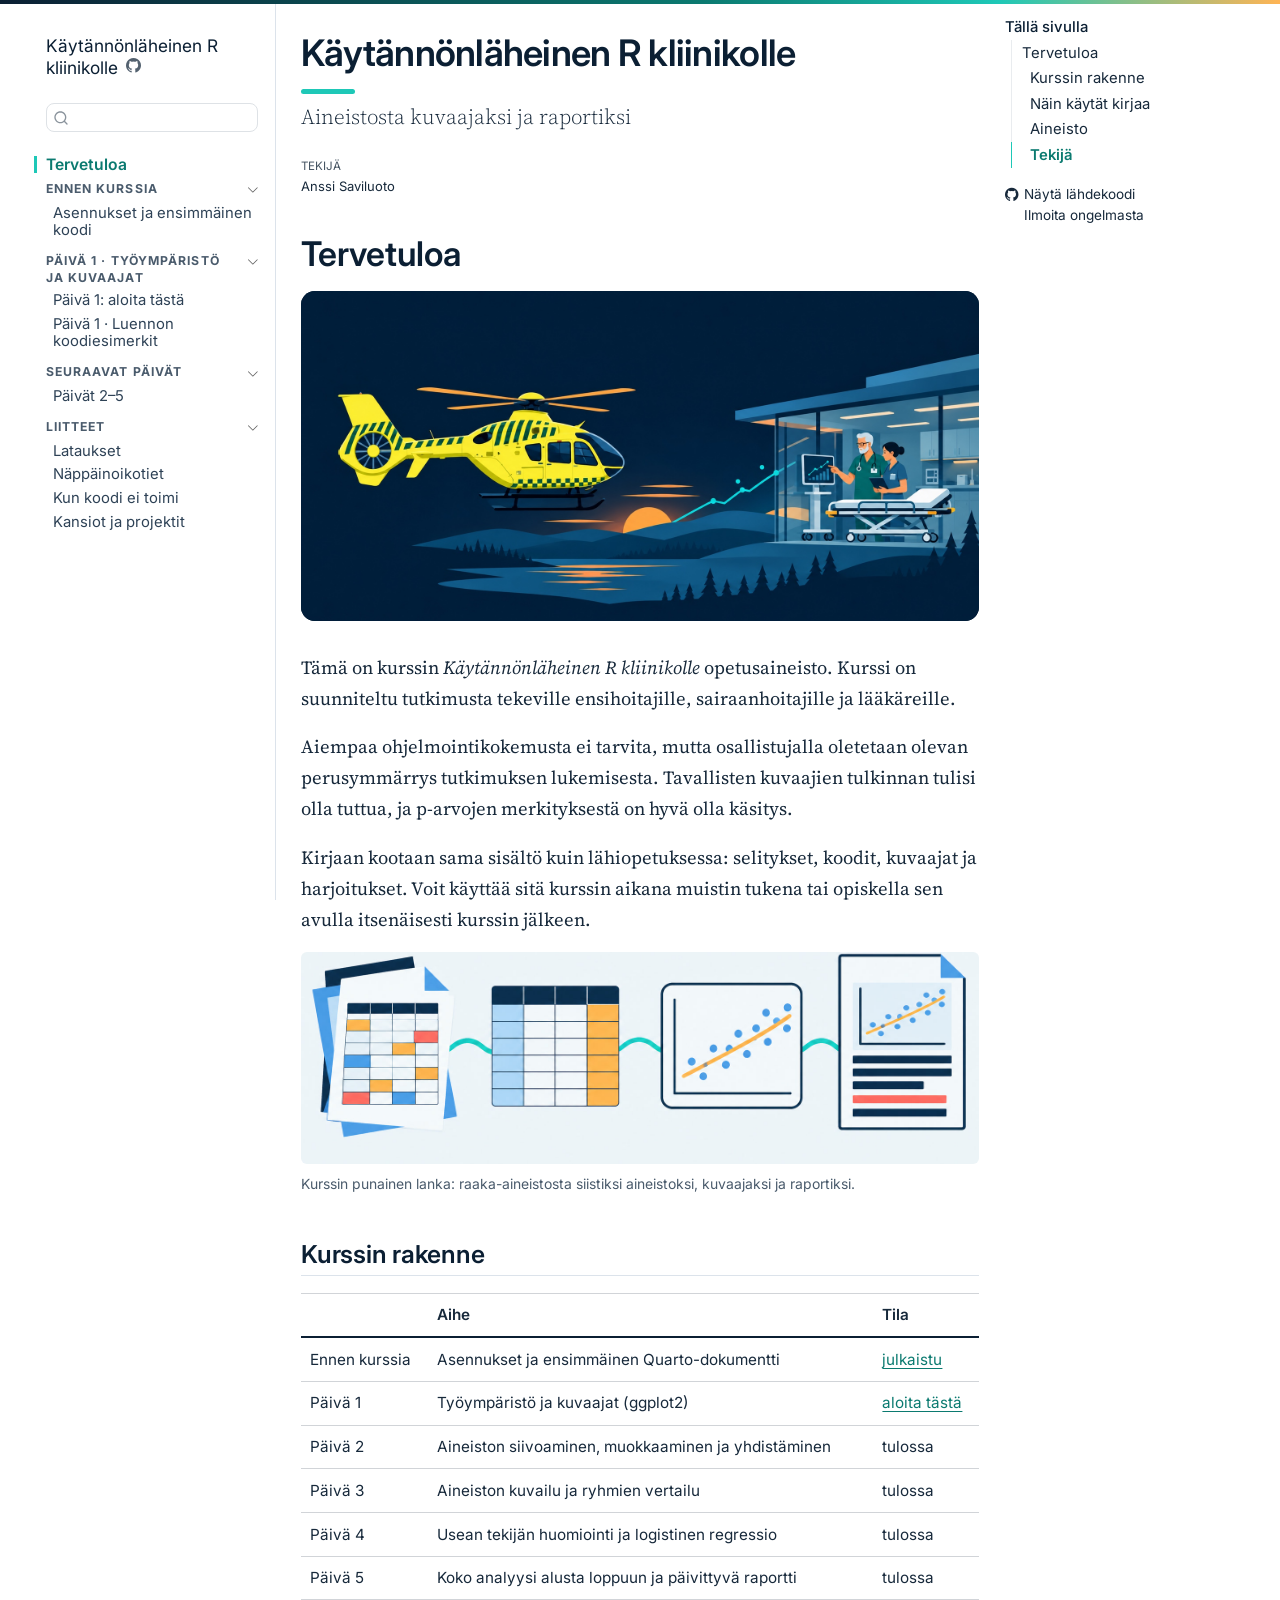
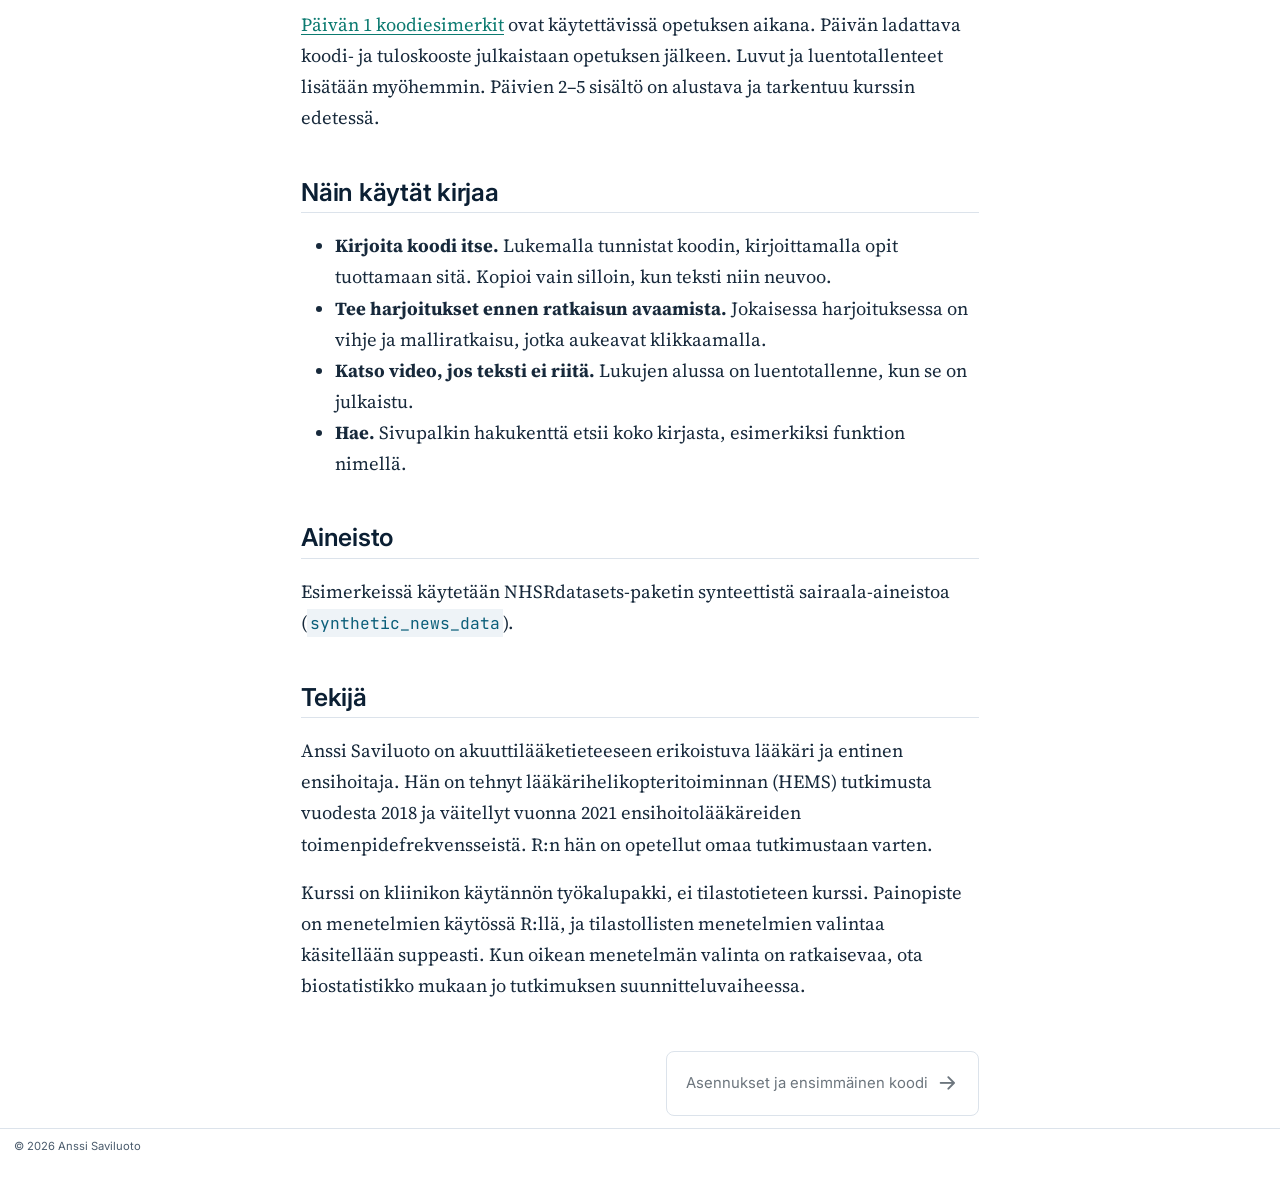
<file: docs/index.html>
<!DOCTYPE html>
<html xmlns="http://www.w3.org/1999/xhtml" lang="fi" xml:lang="fi"><head>

<meta charset="utf-8">
<meta name="generator" content="quarto-1.8.27">

<meta name="viewport" content="width=device-width, initial-scale=1.0, user-scalable=yes">

<meta name="author" content="Anssi Saviluoto">

<title>Käytännönläheinen R kliinikolle</title>
<style>
code{white-space: pre-wrap;}
span.smallcaps{font-variant: small-caps;}
div.columns{display: flex; gap: min(4vw, 1.5em);}
div.column{flex: auto; overflow-x: auto;}
div.hanging-indent{margin-left: 1.5em; text-indent: -1.5em;}
ul.task-list{list-style: none;}
ul.task-list li input[type="checkbox"] {
  width: 0.8em;
  margin: 0 0.8em 0.2em -1em; /* quarto-specific, see https://github.com/quarto-dev/quarto-cli/issues/4556 */ 
  vertical-align: middle;
}
</style>


<script src="site_libs/quarto-nav/quarto-nav.js"></script>
<script src="site_libs/quarto-nav/headroom.min.js"></script>
<script src="site_libs/clipboard/clipboard.min.js"></script>
<script src="site_libs/quarto-search/autocomplete.umd.js"></script>
<script src="site_libs/quarto-search/fuse.min.js"></script>
<script src="site_libs/quarto-search/quarto-search.js"></script>
<meta name="quarto:offset" content="./">
<link href="./ennen-kurssia.html" rel="next">
<script src="site_libs/quarto-html/quarto.js" type="module"></script>
<script src="site_libs/quarto-html/tabsets/tabsets.js" type="module"></script>
<script src="site_libs/quarto-html/axe/axe-check.js" type="module"></script>
<script src="site_libs/quarto-html/popper.min.js"></script>
<script src="site_libs/quarto-html/tippy.umd.min.js"></script>
<script src="site_libs/quarto-html/anchor.min.js"></script>
<link href="site_libs/quarto-html/tippy.css" rel="stylesheet">
<link href="site_libs/quarto-html/quarto-syntax-highlighting-8903823511f73cebfa7300b99f59be8b.css" rel="stylesheet" id="quarto-text-highlighting-styles">
<script src="site_libs/bootstrap/bootstrap.min.js"></script>
<link href="site_libs/bootstrap/bootstrap-icons.css" rel="stylesheet">
<link href="site_libs/bootstrap/bootstrap-1c8689f1ea38c4ca3e8418c691fad42e.min.css" rel="stylesheet" append-hash="true" id="quarto-bootstrap" data-mode="light">
<script id="quarto-search-options" type="application/json">{
  "location": "sidebar",
  "copy-button": false,
  "collapse-after": 3,
  "panel-placement": "start",
  "type": "textbox",
  "limit": 50,
  "keyboard-shortcut": [
    "f",
    "/",
    "s"
  ],
  "show-item-context": false,
  "language": {
    "search-no-results-text": "Ei tuloksia",
    "search-matching-documents-text": "tulokset",
    "search-copy-link-title": "Kopioi linkki hakuun",
    "search-hide-matches-text": "Piilota loput tulokset",
    "search-more-match-text": "tulos tässä dokumentissa",
    "search-more-matches-text": "tulosta tässä dokumentissa",
    "search-clear-button-title": "Tyhjennä",
    "search-text-placeholder": "",
    "search-detached-cancel-button-title": "Peruuta",
    "search-submit-button-title": "Lähetä",
    "search-label": "Hae"
  }
}</script>


</head>

<body class="nav-sidebar floating quarto-light">

<div id="quarto-search-results"></div>
  <header id="quarto-header" class="headroom fixed-top">
  <nav class="quarto-secondary-nav">
    <div class="container-fluid d-flex">
      <button type="button" class="quarto-btn-toggle btn" data-bs-toggle="collapse" role="button" data-bs-target=".quarto-sidebar-collapse-item" aria-controls="quarto-sidebar" aria-expanded="false" aria-label="Vaihda sivupalkki" onclick="if (window.quartoToggleHeadroom) { window.quartoToggleHeadroom(); }">
        <i class="bi bi-layout-text-sidebar-reverse"></i>
      </button>
        <nav class="quarto-page-breadcrumbs" aria-label="breadcrumb"><ol class="breadcrumb"><li class="breadcrumb-item"><a href="./index.html">Tervetuloa</a></li></ol></nav>
        <a class="flex-grow-1" role="navigation" data-bs-toggle="collapse" data-bs-target=".quarto-sidebar-collapse-item" aria-controls="quarto-sidebar" aria-expanded="false" aria-label="Vaihda sivupalkki" onclick="if (window.quartoToggleHeadroom) { window.quartoToggleHeadroom(); }">      
        </a>
      <button type="button" class="btn quarto-search-button" aria-label="Hae" onclick="window.quartoOpenSearch();">
        <i class="bi bi-search"></i>
      </button>
    </div>
  </nav>
</header>
<!-- content -->
<div id="quarto-content" class="quarto-container page-columns page-rows-contents page-layout-article">
<!-- sidebar -->
  <nav id="quarto-sidebar" class="sidebar collapse collapse-horizontal quarto-sidebar-collapse-item sidebar-navigation floating overflow-auto">
    <div class="pt-lg-2 mt-2 text-left sidebar-header">
    <div class="sidebar-title mb-0 py-0">
      <a href="./">Käytännönläheinen R kliinikolle</a> 
        <div class="sidebar-tools-main">
    <a href="https://github.com/finnemakatemia/r-kurssi" title="Lähdekoodi" class="quarto-navigation-tool px-1" aria-label="Lähdekoodi"><i class="bi bi-github"></i></a>
</div>
    </div>
      </div>
        <div class="mt-2 flex-shrink-0 align-items-center">
        <div class="sidebar-search">
        <div id="quarto-search" class="" title="Hae"></div>
        </div>
        </div>
    <div class="sidebar-menu-container"> 
    <ul class="list-unstyled mt-1">
        <li class="sidebar-item">
  <div class="sidebar-item-container"> 
  <a href="./index.html" class="sidebar-item-text sidebar-link active">
 <span class="menu-text">Tervetuloa</span></a>
  </div>
</li>
        <li class="sidebar-item sidebar-item-section">
      <div class="sidebar-item-container"> 
            <a class="sidebar-item-text sidebar-link text-start" data-bs-toggle="collapse" data-bs-target="#quarto-sidebar-section-1" role="navigation" aria-expanded="true">
 <span class="menu-text">Ennen kurssia</span></a>
          <a class="sidebar-item-toggle text-start" data-bs-toggle="collapse" data-bs-target="#quarto-sidebar-section-1" role="navigation" aria-expanded="true" aria-label="Vaihda osio">
            <i class="bi bi-chevron-right ms-2"></i>
          </a> 
      </div>
      <ul id="quarto-sidebar-section-1" class="collapse list-unstyled sidebar-section depth1 show">  
          <li class="sidebar-item">
  <div class="sidebar-item-container"> 
  <a href="./ennen-kurssia.html" class="sidebar-item-text sidebar-link"><span class="chapter-title">Asennukset ja ensimmäinen koodi</span></a>
  </div>
</li>
      </ul>
  </li>
        <li class="sidebar-item sidebar-item-section">
      <div class="sidebar-item-container"> 
            <a class="sidebar-item-text sidebar-link text-start" data-bs-toggle="collapse" data-bs-target="#quarto-sidebar-section-2" role="navigation" aria-expanded="true">
 <span class="menu-text">Päivä 1 · Työympäristö ja kuvaajat</span></a>
          <a class="sidebar-item-toggle text-start" data-bs-toggle="collapse" data-bs-target="#quarto-sidebar-section-2" role="navigation" aria-expanded="true" aria-label="Vaihda osio">
            <i class="bi bi-chevron-right ms-2"></i>
          </a> 
      </div>
      <ul id="quarto-sidebar-section-2" class="collapse list-unstyled sidebar-section depth1 show">  
          <li class="sidebar-item">
  <div class="sidebar-item-container"> 
  <a href="./paiva1/index.html" class="sidebar-item-text sidebar-link"><span class="chapter-title">Päivä 1: aloita tästä</span></a>
  </div>
</li>
          <li class="sidebar-item">
  <div class="sidebar-item-container"> 
  <a href="./paiva1/koodiesimerkit.html" class="sidebar-item-text sidebar-link"><span class="chapter-title">Päivä 1 · Luennon koodiesimerkit</span></a>
  </div>
</li>
      </ul>
  </li>
        <li class="sidebar-item sidebar-item-section">
      <div class="sidebar-item-container"> 
            <a class="sidebar-item-text sidebar-link text-start" data-bs-toggle="collapse" data-bs-target="#quarto-sidebar-section-3" role="navigation" aria-expanded="true">
 <span class="menu-text">Seuraavat päivät</span></a>
          <a class="sidebar-item-toggle text-start" data-bs-toggle="collapse" data-bs-target="#quarto-sidebar-section-3" role="navigation" aria-expanded="true" aria-label="Vaihda osio">
            <i class="bi bi-chevron-right ms-2"></i>
          </a> 
      </div>
      <ul id="quarto-sidebar-section-3" class="collapse list-unstyled sidebar-section depth1 show">  
          <li class="sidebar-item">
  <div class="sidebar-item-container"> 
  <a href="./tulossa.html" class="sidebar-item-text sidebar-link"><span class="chapter-title">Päivät 2–5</span></a>
  </div>
</li>
      </ul>
  </li>
        <li class="sidebar-item sidebar-item-section">
      <div class="sidebar-item-container"> 
            <a class="sidebar-item-text sidebar-link text-start" data-bs-toggle="collapse" data-bs-target="#quarto-sidebar-section-4" role="navigation" aria-expanded="true">
 <span class="menu-text">Liitteet</span></a>
          <a class="sidebar-item-toggle text-start" data-bs-toggle="collapse" data-bs-target="#quarto-sidebar-section-4" role="navigation" aria-expanded="true" aria-label="Vaihda osio">
            <i class="bi bi-chevron-right ms-2"></i>
          </a> 
      </div>
      <ul id="quarto-sidebar-section-4" class="collapse list-unstyled sidebar-section depth1 show">  
          <li class="sidebar-item">
  <div class="sidebar-item-container"> 
  <a href="./lataukset.html" class="sidebar-item-text sidebar-link"><span class="chapter-title">Lataukset</span></a>
  </div>
</li>
          <li class="sidebar-item">
  <div class="sidebar-item-container"> 
  <a href="./liitteet/nappaimet.html" class="sidebar-item-text sidebar-link"><span class="chapter-title">Näppäinoikotiet</span></a>
  </div>
</li>
          <li class="sidebar-item">
  <div class="sidebar-item-container"> 
  <a href="./liitteet/virheet.html" class="sidebar-item-text sidebar-link"><span class="chapter-title">Kun koodi ei toimi</span></a>
  </div>
</li>
          <li class="sidebar-item">
  <div class="sidebar-item-container"> 
  <a href="./liitteet/projektit.html" class="sidebar-item-text sidebar-link"><span class="chapter-title">Kansiot ja projektit</span></a>
  </div>
</li>
      </ul>
  </li>
    </ul>
    </div>
</nav>
<div id="quarto-sidebar-glass" class="quarto-sidebar-collapse-item" data-bs-toggle="collapse" data-bs-target=".quarto-sidebar-collapse-item"></div>
<!-- margin-sidebar -->
    <div id="quarto-margin-sidebar" class="sidebar margin-sidebar">
        <nav id="TOC" role="doc-toc" class="toc-active">
    <h2 id="toc-title">Tällä sivulla</h2>
   
  <ul>
  <li><a href="#tervetuloa" id="toc-tervetuloa" class="nav-link active" data-scroll-target="#tervetuloa">Tervetuloa</a>
  <ul class="collapse">
  <li><a href="#kurssin-rakenne" id="toc-kurssin-rakenne" class="nav-link" data-scroll-target="#kurssin-rakenne">Kurssin rakenne</a></li>
  <li><a href="#näin-käytät-kirjaa" id="toc-näin-käytät-kirjaa" class="nav-link" data-scroll-target="#näin-käytät-kirjaa">Näin käytät kirjaa</a></li>
  <li><a href="#aineisto" id="toc-aineisto" class="nav-link" data-scroll-target="#aineisto">Aineisto</a></li>
  <li><a href="#tekijä" id="toc-tekijä" class="nav-link" data-scroll-target="#tekijä">Tekijä</a></li>
  </ul></li>
  </ul>
<div class="toc-actions"><ul><li><a href="https://github.com/finnemakatemia/r-kurssi/blob/main/index.qmd" class="toc-action"><i class="bi bi-github"></i>Näytä lähdekoodi</a></li><li><a href="https://github.com/finnemakatemia/r-kurssi/issues/new" class="toc-action"><i class="bi empty"></i>Ilmoita ongelmasta</a></li></ul></div></nav>
    </div>
<!-- main -->
<main class="content" id="quarto-document-content">

<header id="title-block-header" class="quarto-title-block default">
<div class="quarto-title">
<h1 class="title">Käytännönläheinen R kliinikolle</h1>
<p class="subtitle lead">Aineistosta kuvaajaksi ja raportiksi</p>
</div>



<div class="quarto-title-meta">

    <div>
    <div class="quarto-title-meta-heading">Tekijä</div>
    <div class="quarto-title-meta-contents">
             <p>Anssi Saviluoto </p>
          </div>
  </div>
    
  
    
  </div>
  


</header>


<section id="tervetuloa" class="level1 unnumbered">
<h1 class="unnumbered">Tervetuloa</h1>
<div class="kansi">
<p><img src="kuvat/kansi.jpg" class="img-fluid" alt="Keltainen lääkärihelikopteri lentää järven yllä. Oikealla kaksi kliinikkoa tarkastelee kuvaajaa sairaalan päivystystilassa."></p>
</div>
<p>Tämä on kurssin <em>Käytännönläheinen R kliinikolle</em> opetusaineisto. Kurssi on suunniteltu tutkimusta tekeville ensihoitajille, sairaanhoitajille ja lääkäreille.</p>
<p>Aiempaa ohjelmointikokemusta ei tarvita, mutta osallistujalla oletetaan olevan perusymmärrys tutkimuksen lukemisesta. Tavallisten kuvaajien tulkinnan tulisi olla tuttua, ja p-arvojen merkityksestä on hyvä olla käsitys.</p>
<p>Kirjaan kootaan sama sisältö kuin lähiopetuksessa: selitykset, koodit, kuvaajat ja harjoitukset. Voit käyttää sitä kurssin aikana muistin tukena tai opiskella sen avulla itsenäisesti kurssin jälkeen.</p>
<div class="quarto-figure quarto-figure-center">
<figure class="figure">
<p><img src="kuvat/tutkimusputki.jpg" class="img-fluid figure-img" alt="Kuvitus: neljä vaihetta vasemmalta oikealle. Sekava taulukko, siisti taulukko, kuvaaja ja valmis raportti."></p>
<figcaption>Kurssin punainen lanka: raaka-aineistosta siistiksi aineistoksi, kuvaajaksi ja raportiksi.</figcaption>
</figure>
</div>
<section id="kurssin-rakenne" class="level2">
<h2 class="anchored" data-anchor-id="kurssin-rakenne">Kurssin rakenne</h2>
<table class="caption-top table">
<thead>
<tr class="header">
<th></th>
<th>Aihe</th>
<th>Tila</th>
</tr>
</thead>
<tbody>
<tr class="odd">
<td>Ennen kurssia</td>
<td>Asennukset ja ensimmäinen Quarto-dokumentti</td>
<td><a href="./ennen-kurssia.html">julkaistu</a></td>
</tr>
<tr class="even">
<td>Päivä 1</td>
<td>Työympäristö ja kuvaajat (ggplot2)</td>
<td><a href="./paiva1/index.html">aloita tästä</a></td>
</tr>
<tr class="odd">
<td>Päivä 2</td>
<td>Aineiston siivoaminen, muokkaaminen ja yhdistäminen</td>
<td>tulossa</td>
</tr>
<tr class="even">
<td>Päivä 3</td>
<td>Aineiston kuvailu ja ryhmien vertailu</td>
<td>tulossa</td>
</tr>
<tr class="odd">
<td>Päivä 4</td>
<td>Usean tekijän huomiointi ja logistinen regressio</td>
<td>tulossa</td>
</tr>
<tr class="even">
<td>Päivä 5</td>
<td>Koko analyysi alusta loppuun ja päivittyvä raportti</td>
<td>tulossa</td>
</tr>
</tbody>
</table>
<p><a href="./paiva1/koodiesimerkit.html">Päivän 1 koodiesimerkit</a> ovat käytettävissä opetuksen aikana. Päivän ladattava koodi- ja tuloskooste julkaistaan opetuksen jälkeen. Luvut ja luentotallenteet lisätään myöhemmin. Päivien 2–5 sisältö on alustava ja tarkentuu kurssin edetessä.</p>
</section>
<section id="näin-käytät-kirjaa" class="level2">
<h2 class="anchored" data-anchor-id="näin-käytät-kirjaa">Näin käytät kirjaa</h2>
<ul>
<li><strong>Kirjoita koodi itse.</strong> Lukemalla tunnistat koodin, kirjoittamalla opit tuottamaan sitä. Kopioi vain silloin, kun teksti niin neuvoo.</li>
<li><strong>Tee harjoitukset ennen ratkaisun avaamista.</strong> Jokaisessa harjoituksessa on vihje ja malliratkaisu, jotka aukeavat klikkaamalla.</li>
<li><strong>Katso video, jos teksti ei riitä.</strong> Lukujen alussa on luentotallenne, kun se on julkaistu.</li>
<li><strong>Hae.</strong> Sivupalkin hakukenttä etsii koko kirjasta, esimerkiksi funktion nimellä.</li>
</ul>
</section>
<section id="aineisto" class="level2">
<h2 class="anchored" data-anchor-id="aineisto">Aineisto</h2>
<p>Esimerkeissä käytetään NHSRdatasets-paketin synteettistä sairaala-aineistoa (<code>synthetic_news_data</code>).</p>
</section>
<section id="tekijä" class="level2">
<h2 class="anchored" data-anchor-id="tekijä">Tekijä</h2>
<p>Anssi Saviluoto on akuuttilääketieteeseen erikoistuva lääkäri ja entinen ensihoitaja. Hän on tehnyt lääkärihelikopteritoiminnan (HEMS) tutkimusta vuodesta 2018 ja väitellyt vuonna 2021 ensihoitolääkäreiden toimenpidefrekvensseistä. R:n hän on opetellut omaa tutkimustaan varten.</p>
<p>Kurssi on kliinikon käytännön työkalupakki, ei tilastotieteen kurssi. Painopiste on menetelmien käytössä R:llä, ja tilastollisten menetelmien valintaa käsitellään suppeasti. Kun oikean menetelmän valinta on ratkaisevaa, ota biostatistikko mukaan jo tutkimuksen suunnitteluvaiheessa.</p>
<!-- Luotu automaattisesti kirjan lähteistä. Muutokset tehdään lähdetiedostoon. -->


</section>
</section>

</main> <!-- /main -->
<script id="quarto-html-after-body" type="application/javascript">
  window.document.addEventListener("DOMContentLoaded", function (event) {
    const icon = "";
    const anchorJS = new window.AnchorJS();
    anchorJS.options = {
      placement: 'right',
      icon: icon
    };
    anchorJS.add('.anchored');
    const isCodeAnnotation = (el) => {
      for (const clz of el.classList) {
        if (clz.startsWith('code-annotation-')) {                     
          return true;
        }
      }
      return false;
    }
    const onCopySuccess = function(e) {
      // button target
      const button = e.trigger;
      // don't keep focus
      button.blur();
      // flash "checked"
      button.classList.add('code-copy-button-checked');
      var currentTitle = button.getAttribute("title");
      button.setAttribute("title", "Kopioitu!");
      let tooltip;
      if (window.bootstrap) {
        button.setAttribute("data-bs-toggle", "tooltip");
        button.setAttribute("data-bs-placement", "left");
        button.setAttribute("data-bs-title", "Kopioitu!");
        tooltip = new bootstrap.Tooltip(button, 
          { trigger: "manual", 
            customClass: "code-copy-button-tooltip",
            offset: [0, -8]});
        tooltip.show();    
      }
      setTimeout(function() {
        if (tooltip) {
          tooltip.hide();
          button.removeAttribute("data-bs-title");
          button.removeAttribute("data-bs-toggle");
          button.removeAttribute("data-bs-placement");
        }
        button.setAttribute("title", currentTitle);
        button.classList.remove('code-copy-button-checked');
      }, 1000);
      // clear code selection
      e.clearSelection();
    }
    const getTextToCopy = function(trigger) {
      const outerScaffold = trigger.parentElement.cloneNode(true);
      const codeEl = outerScaffold.querySelector('code');
      for (const childEl of codeEl.children) {
        if (isCodeAnnotation(childEl)) {
          childEl.remove();
        }
      }
      return codeEl.innerText;
    }
    const clipboard = new window.ClipboardJS('.code-copy-button:not([data-in-quarto-modal])', {
      text: getTextToCopy
    });
    clipboard.on('success', onCopySuccess);
    if (window.document.getElementById('quarto-embedded-source-code-modal')) {
      const clipboardModal = new window.ClipboardJS('.code-copy-button[data-in-quarto-modal]', {
        text: getTextToCopy,
        container: window.document.getElementById('quarto-embedded-source-code-modal')
      });
      clipboardModal.on('success', onCopySuccess);
    }
      var localhostRegex = new RegExp(/^(?:http|https):\/\/localhost\:?[0-9]*\//);
      var mailtoRegex = new RegExp(/^mailto:/);
        var filterRegex = new RegExp("https:\/\/rkurssi\.anssisaviluoto\.com\/");
      var isInternal = (href) => {
          return filterRegex.test(href) || localhostRegex.test(href) || mailtoRegex.test(href);
      }
      // Inspect non-navigation links and adorn them if external
     var links = window.document.querySelectorAll('a[href]:not(.nav-link):not(.navbar-brand):not(.toc-action):not(.sidebar-link):not(.sidebar-item-toggle):not(.pagination-link):not(.no-external):not([aria-hidden]):not(.dropdown-item):not(.quarto-navigation-tool):not(.about-link)');
      for (var i=0; i<links.length; i++) {
        const link = links[i];
        if (!isInternal(link.href)) {
          // undo the damage that might have been done by quarto-nav.js in the case of
          // links that we want to consider external
          if (link.dataset.originalHref !== undefined) {
            link.href = link.dataset.originalHref;
          }
            // target, if specified
            link.setAttribute("target", "_blank");
            if (link.getAttribute("rel") === null) {
              link.setAttribute("rel", "noopener");
            }
        }
      }
    function tippyHover(el, contentFn, onTriggerFn, onUntriggerFn) {
      const config = {
        allowHTML: true,
        maxWidth: 500,
        delay: 100,
        arrow: false,
        appendTo: function(el) {
            return el.parentElement;
        },
        interactive: true,
        interactiveBorder: 10,
        theme: 'quarto',
        placement: 'bottom-start',
      };
      if (contentFn) {
        config.content = contentFn;
      }
      if (onTriggerFn) {
        config.onTrigger = onTriggerFn;
      }
      if (onUntriggerFn) {
        config.onUntrigger = onUntriggerFn;
      }
      window.tippy(el, config); 
    }
    const noterefs = window.document.querySelectorAll('a[role="doc-noteref"]');
    for (var i=0; i<noterefs.length; i++) {
      const ref = noterefs[i];
      tippyHover(ref, function() {
        // use id or data attribute instead here
        let href = ref.getAttribute('data-footnote-href') || ref.getAttribute('href');
        try { href = new URL(href).hash; } catch {}
        const id = href.replace(/^#\/?/, "");
        const note = window.document.getElementById(id);
        if (note) {
          return note.innerHTML;
        } else {
          return "";
        }
      });
    }
    const xrefs = window.document.querySelectorAll('a.quarto-xref');
    const processXRef = (id, note) => {
      // Strip column container classes
      const stripColumnClz = (el) => {
        el.classList.remove("page-full", "page-columns");
        if (el.children) {
          for (const child of el.children) {
            stripColumnClz(child);
          }
        }
      }
      stripColumnClz(note)
      if (id === null || id.startsWith('sec-')) {
        // Special case sections, only their first couple elements
        const container = document.createElement("div");
        if (note.children && note.children.length > 2) {
          container.appendChild(note.children[0].cloneNode(true));
          for (let i = 1; i < note.children.length; i++) {
            const child = note.children[i];
            if (child.tagName === "P" && child.innerText === "") {
              continue;
            } else {
              container.appendChild(child.cloneNode(true));
              break;
            }
          }
          if (window.Quarto?.typesetMath) {
            window.Quarto.typesetMath(container);
          }
          return container.innerHTML
        } else {
          if (window.Quarto?.typesetMath) {
            window.Quarto.typesetMath(note);
          }
          return note.innerHTML;
        }
      } else {
        // Remove any anchor links if they are present
        const anchorLink = note.querySelector('a.anchorjs-link');
        if (anchorLink) {
          anchorLink.remove();
        }
        if (window.Quarto?.typesetMath) {
          window.Quarto.typesetMath(note);
        }
        if (note.classList.contains("callout")) {
          return note.outerHTML;
        } else {
          return note.innerHTML;
        }
      }
    }
    for (var i=0; i<xrefs.length; i++) {
      const xref = xrefs[i];
      tippyHover(xref, undefined, function(instance) {
        instance.disable();
        let url = xref.getAttribute('href');
        let hash = undefined; 
        if (url.startsWith('#')) {
          hash = url;
        } else {
          try { hash = new URL(url).hash; } catch {}
        }
        if (hash) {
          const id = hash.replace(/^#\/?/, "");
          const note = window.document.getElementById(id);
          if (note !== null) {
            try {
              const html = processXRef(id, note.cloneNode(true));
              instance.setContent(html);
            } finally {
              instance.enable();
              instance.show();
            }
          } else {
            // See if we can fetch this
            fetch(url.split('#')[0])
            .then(res => res.text())
            .then(html => {
              const parser = new DOMParser();
              const htmlDoc = parser.parseFromString(html, "text/html");
              const note = htmlDoc.getElementById(id);
              if (note !== null) {
                const html = processXRef(id, note);
                instance.setContent(html);
              } 
            }).finally(() => {
              instance.enable();
              instance.show();
            });
          }
        } else {
          // See if we can fetch a full url (with no hash to target)
          // This is a special case and we should probably do some content thinning / targeting
          fetch(url)
          .then(res => res.text())
          .then(html => {
            const parser = new DOMParser();
            const htmlDoc = parser.parseFromString(html, "text/html");
            const note = htmlDoc.querySelector('main.content');
            if (note !== null) {
              // This should only happen for chapter cross references
              // (since there is no id in the URL)
              // remove the first header
              if (note.children.length > 0 && note.children[0].tagName === "HEADER") {
                note.children[0].remove();
              }
              const html = processXRef(null, note);
              instance.setContent(html);
            } 
          }).finally(() => {
            instance.enable();
            instance.show();
          });
        }
      }, function(instance) {
      });
    }
        let selectedAnnoteEl;
        const selectorForAnnotation = ( cell, annotation) => {
          let cellAttr = 'data-code-cell="' + cell + '"';
          let lineAttr = 'data-code-annotation="' +  annotation + '"';
          const selector = 'span[' + cellAttr + '][' + lineAttr + ']';
          return selector;
        }
        const selectCodeLines = (annoteEl) => {
          const doc = window.document;
          const targetCell = annoteEl.getAttribute("data-target-cell");
          const targetAnnotation = annoteEl.getAttribute("data-target-annotation");
          const annoteSpan = window.document.querySelector(selectorForAnnotation(targetCell, targetAnnotation));
          const lines = annoteSpan.getAttribute("data-code-lines").split(",");
          const lineIds = lines.map((line) => {
            return targetCell + "-" + line;
          })
          let top = null;
          let height = null;
          let parent = null;
          if (lineIds.length > 0) {
              //compute the position of the single el (top and bottom and make a div)
              const el = window.document.getElementById(lineIds[0]);
              top = el.offsetTop;
              height = el.offsetHeight;
              parent = el.parentElement.parentElement;
            if (lineIds.length > 1) {
              const lastEl = window.document.getElementById(lineIds[lineIds.length - 1]);
              const bottom = lastEl.offsetTop + lastEl.offsetHeight;
              height = bottom - top;
            }
            if (top !== null && height !== null && parent !== null) {
              // cook up a div (if necessary) and position it 
              let div = window.document.getElementById("code-annotation-line-highlight");
              if (div === null) {
                div = window.document.createElement("div");
                div.setAttribute("id", "code-annotation-line-highlight");
                div.style.position = 'absolute';
                parent.appendChild(div);
              }
              div.style.top = top - 2 + "px";
              div.style.height = height + 4 + "px";
              div.style.left = 0;
              let gutterDiv = window.document.getElementById("code-annotation-line-highlight-gutter");
              if (gutterDiv === null) {
                gutterDiv = window.document.createElement("div");
                gutterDiv.setAttribute("id", "code-annotation-line-highlight-gutter");
                gutterDiv.style.position = 'absolute';
                const codeCell = window.document.getElementById(targetCell);
                const gutter = codeCell.querySelector('.code-annotation-gutter');
                gutter.appendChild(gutterDiv);
              }
              gutterDiv.style.top = top - 2 + "px";
              gutterDiv.style.height = height + 4 + "px";
            }
            selectedAnnoteEl = annoteEl;
          }
        };
        const unselectCodeLines = () => {
          const elementsIds = ["code-annotation-line-highlight", "code-annotation-line-highlight-gutter"];
          elementsIds.forEach((elId) => {
            const div = window.document.getElementById(elId);
            if (div) {
              div.remove();
            }
          });
          selectedAnnoteEl = undefined;
        };
          // Handle positioning of the toggle
      window.addEventListener(
        "resize",
        throttle(() => {
          elRect = undefined;
          if (selectedAnnoteEl) {
            selectCodeLines(selectedAnnoteEl);
          }
        }, 10)
      );
      function throttle(fn, ms) {
      let throttle = false;
      let timer;
        return (...args) => {
          if(!throttle) { // first call gets through
              fn.apply(this, args);
              throttle = true;
          } else { // all the others get throttled
              if(timer) clearTimeout(timer); // cancel #2
              timer = setTimeout(() => {
                fn.apply(this, args);
                timer = throttle = false;
              }, ms);
          }
        };
      }
        // Attach click handler to the DT
        const annoteDls = window.document.querySelectorAll('dt[data-target-cell]');
        for (const annoteDlNode of annoteDls) {
          annoteDlNode.addEventListener('click', (event) => {
            const clickedEl = event.target;
            if (clickedEl !== selectedAnnoteEl) {
              unselectCodeLines();
              const activeEl = window.document.querySelector('dt[data-target-cell].code-annotation-active');
              if (activeEl) {
                activeEl.classList.remove('code-annotation-active');
              }
              selectCodeLines(clickedEl);
              clickedEl.classList.add('code-annotation-active');
            } else {
              // Unselect the line
              unselectCodeLines();
              clickedEl.classList.remove('code-annotation-active');
            }
          });
        }
    const findCites = (el) => {
      const parentEl = el.parentElement;
      if (parentEl) {
        const cites = parentEl.dataset.cites;
        if (cites) {
          return {
            el,
            cites: cites.split(' ')
          };
        } else {
          return findCites(el.parentElement)
        }
      } else {
        return undefined;
      }
    };
    var bibliorefs = window.document.querySelectorAll('a[role="doc-biblioref"]');
    for (var i=0; i<bibliorefs.length; i++) {
      const ref = bibliorefs[i];
      const citeInfo = findCites(ref);
      if (citeInfo) {
        tippyHover(citeInfo.el, function() {
          var popup = window.document.createElement('div');
          citeInfo.cites.forEach(function(cite) {
            var citeDiv = window.document.createElement('div');
            citeDiv.classList.add('hanging-indent');
            citeDiv.classList.add('csl-entry');
            var biblioDiv = window.document.getElementById('ref-' + cite);
            if (biblioDiv) {
              citeDiv.innerHTML = biblioDiv.innerHTML;
            }
            popup.appendChild(citeDiv);
          });
          return popup.innerHTML;
        });
      }
    }
  });
  </script>
<nav class="page-navigation">
  <div class="nav-page nav-page-previous">
  </div>
  <div class="nav-page nav-page-next">
      <a href="./ennen-kurssia.html" class="pagination-link" aria-label="Asennukset ja ensimmäinen koodi">
        <span class="nav-page-text"><span class="chapter-title">Asennukset ja ensimmäinen koodi</span></span> <i class="bi bi-arrow-right-short"></i>
      </a>
  </div>
</nav>
</div> <!-- /content -->
<footer class="footer">
  <div class="nav-footer">
    <div class="nav-footer-left">
<p>© 2026 Anssi Saviluoto</p>
</div>   
    <div class="nav-footer-center">
      &nbsp;
    <div class="toc-actions d-sm-block d-md-none"><ul><li><a href="https://github.com/finnemakatemia/r-kurssi/blob/main/index.qmd" class="toc-action"><i class="bi bi-github"></i>Näytä lähdekoodi</a></li><li><a href="https://github.com/finnemakatemia/r-kurssi/issues/new" class="toc-action"><i class="bi empty"></i>Ilmoita ongelmasta</a></li></ul></div></div>
    <div class="nav-footer-right">
      &nbsp;
    </div>
  </div>
</footer>




</body></html>
</file>
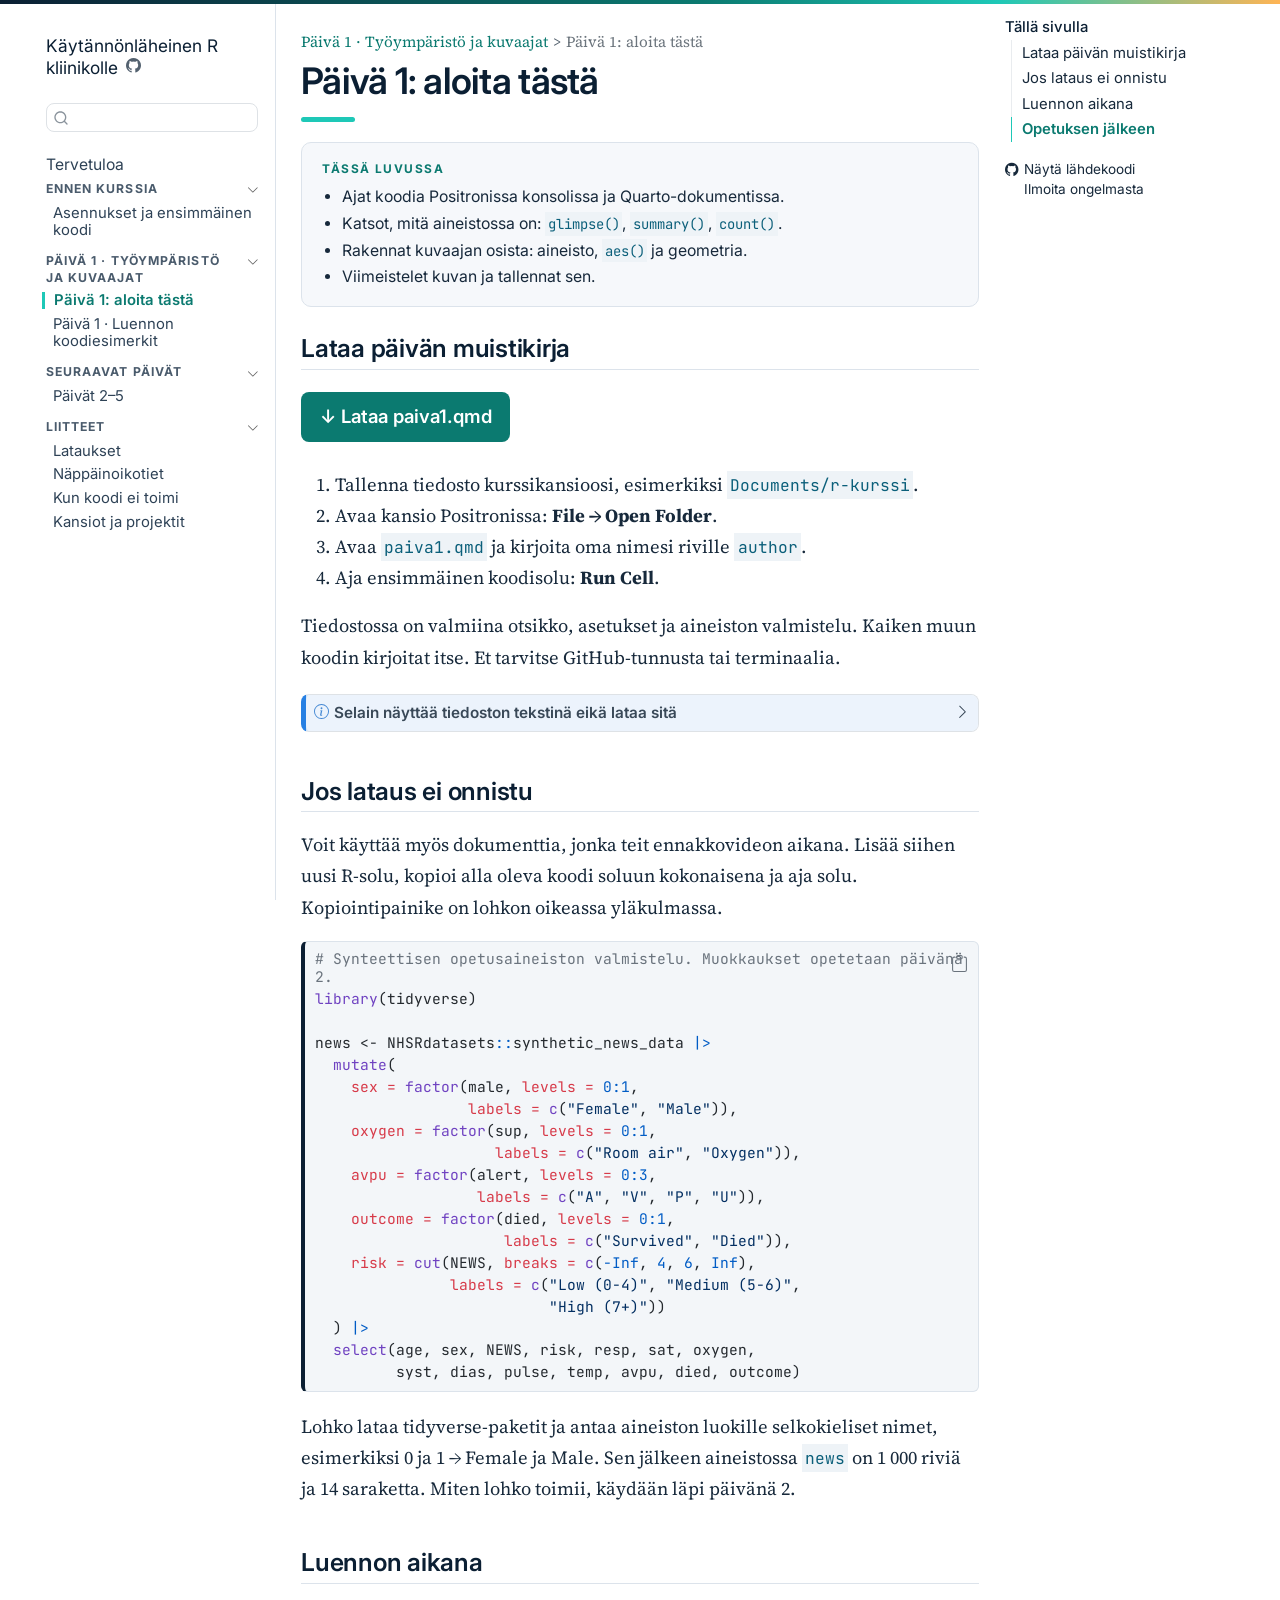
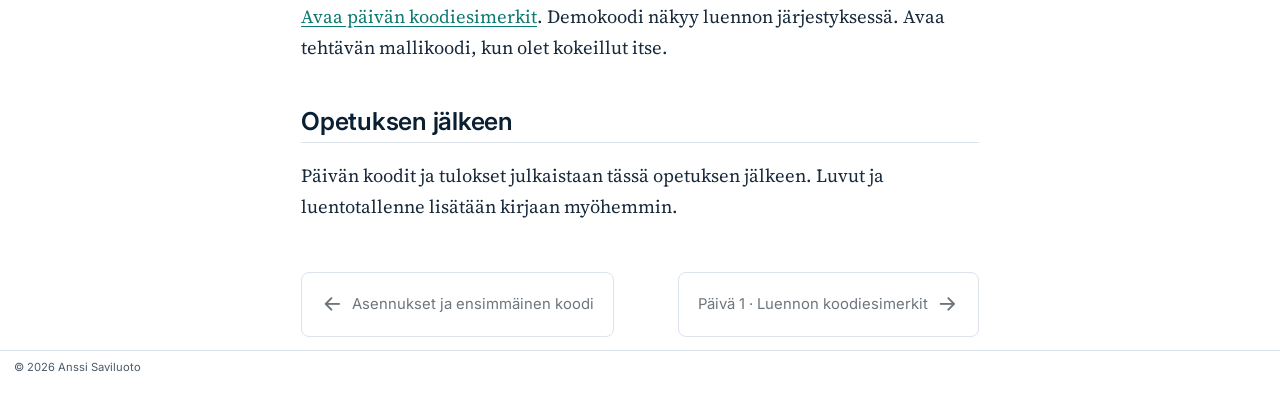
<file: docs/paiva1/index.html>
<!DOCTYPE html>
<html xmlns="http://www.w3.org/1999/xhtml" lang="fi" xml:lang="fi"><head>

<meta charset="utf-8">
<meta name="generator" content="quarto-1.8.27">

<meta name="viewport" content="width=device-width, initial-scale=1.0, user-scalable=yes">


<title>Päivä 1: aloita tästä – Käytännönläheinen R kliinikolle</title>
<style>
code{white-space: pre-wrap;}
span.smallcaps{font-variant: small-caps;}
div.columns{display: flex; gap: min(4vw, 1.5em);}
div.column{flex: auto; overflow-x: auto;}
div.hanging-indent{margin-left: 1.5em; text-indent: -1.5em;}
ul.task-list{list-style: none;}
ul.task-list li input[type="checkbox"] {
  width: 0.8em;
  margin: 0 0.8em 0.2em -1em; /* quarto-specific, see https://github.com/quarto-dev/quarto-cli/issues/4556 */ 
  vertical-align: middle;
}
/* CSS for syntax highlighting */
html { -webkit-text-size-adjust: 100%; }
pre > code.sourceCode { white-space: pre; position: relative; }
pre > code.sourceCode > span { display: inline-block; line-height: 1.25; }
pre > code.sourceCode > span:empty { height: 1.2em; }
.sourceCode { overflow: visible; }
code.sourceCode > span { color: inherit; text-decoration: inherit; }
div.sourceCode { margin: 1em 0; }
pre.sourceCode { margin: 0; }
@media screen {
div.sourceCode { overflow: auto; }
}
@media print {
pre > code.sourceCode { white-space: pre-wrap; }
pre > code.sourceCode > span { text-indent: -5em; padding-left: 5em; }
}
pre.numberSource code
  { counter-reset: source-line 0; }
pre.numberSource code > span
  { position: relative; left: -4em; counter-increment: source-line; }
pre.numberSource code > span > a:first-child::before
  { content: counter(source-line);
    position: relative; left: -1em; text-align: right; vertical-align: baseline;
    border: none; display: inline-block;
    -webkit-touch-callout: none; -webkit-user-select: none;
    -khtml-user-select: none; -moz-user-select: none;
    -ms-user-select: none; user-select: none;
    padding: 0 4px; width: 4em;
  }
pre.numberSource { margin-left: 3em;  padding-left: 4px; }
div.sourceCode
  {   }
@media screen {
pre > code.sourceCode > span > a:first-child::before { text-decoration: underline; }
}
</style>


<script src="../site_libs/quarto-nav/quarto-nav.js"></script>
<script src="../site_libs/quarto-nav/headroom.min.js"></script>
<script src="../site_libs/clipboard/clipboard.min.js"></script>
<script src="../site_libs/quarto-search/autocomplete.umd.js"></script>
<script src="../site_libs/quarto-search/fuse.min.js"></script>
<script src="../site_libs/quarto-search/quarto-search.js"></script>
<meta name="quarto:offset" content="../">
<link href="../paiva1/koodiesimerkit.html" rel="next">
<link href="../ennen-kurssia.html" rel="prev">
<script src="../site_libs/quarto-html/quarto.js" type="module"></script>
<script src="../site_libs/quarto-html/tabsets/tabsets.js" type="module"></script>
<script src="../site_libs/quarto-html/axe/axe-check.js" type="module"></script>
<script src="../site_libs/quarto-html/popper.min.js"></script>
<script src="../site_libs/quarto-html/tippy.umd.min.js"></script>
<script src="../site_libs/quarto-html/anchor.min.js"></script>
<link href="../site_libs/quarto-html/tippy.css" rel="stylesheet">
<link href="../site_libs/quarto-html/quarto-syntax-highlighting-8903823511f73cebfa7300b99f59be8b.css" rel="stylesheet" id="quarto-text-highlighting-styles">
<script src="../site_libs/bootstrap/bootstrap.min.js"></script>
<link href="../site_libs/bootstrap/bootstrap-icons.css" rel="stylesheet">
<link href="../site_libs/bootstrap/bootstrap-1c8689f1ea38c4ca3e8418c691fad42e.min.css" rel="stylesheet" append-hash="true" id="quarto-bootstrap" data-mode="light">
<script id="quarto-search-options" type="application/json">{
  "location": "sidebar",
  "copy-button": false,
  "collapse-after": 3,
  "panel-placement": "start",
  "type": "textbox",
  "limit": 50,
  "keyboard-shortcut": [
    "f",
    "/",
    "s"
  ],
  "show-item-context": false,
  "language": {
    "search-no-results-text": "Ei tuloksia",
    "search-matching-documents-text": "tulokset",
    "search-copy-link-title": "Kopioi linkki hakuun",
    "search-hide-matches-text": "Piilota loput tulokset",
    "search-more-match-text": "tulos tässä dokumentissa",
    "search-more-matches-text": "tulosta tässä dokumentissa",
    "search-clear-button-title": "Tyhjennä",
    "search-text-placeholder": "",
    "search-detached-cancel-button-title": "Peruuta",
    "search-submit-button-title": "Lähetä",
    "search-label": "Hae"
  }
}</script>


</head>

<body class="nav-sidebar floating quarto-light">

<div id="quarto-search-results"></div>
  <header id="quarto-header" class="headroom fixed-top">
  <nav class="quarto-secondary-nav">
    <div class="container-fluid d-flex">
      <button type="button" class="quarto-btn-toggle btn" data-bs-toggle="collapse" role="button" data-bs-target=".quarto-sidebar-collapse-item" aria-controls="quarto-sidebar" aria-expanded="false" aria-label="Vaihda sivupalkki" onclick="if (window.quartoToggleHeadroom) { window.quartoToggleHeadroom(); }">
        <i class="bi bi-layout-text-sidebar-reverse"></i>
      </button>
        <nav class="quarto-page-breadcrumbs" aria-label="breadcrumb"><ol class="breadcrumb"><li class="breadcrumb-item"><a href="../paiva1/index.html">Päivä 1 · Työympäristö ja kuvaajat</a></li><li class="breadcrumb-item"><a href="../paiva1/index.html"><span class="chapter-title">Päivä 1: aloita tästä</span></a></li></ol></nav>
        <a class="flex-grow-1" role="navigation" data-bs-toggle="collapse" data-bs-target=".quarto-sidebar-collapse-item" aria-controls="quarto-sidebar" aria-expanded="false" aria-label="Vaihda sivupalkki" onclick="if (window.quartoToggleHeadroom) { window.quartoToggleHeadroom(); }">      
        </a>
      <button type="button" class="btn quarto-search-button" aria-label="Hae" onclick="window.quartoOpenSearch();">
        <i class="bi bi-search"></i>
      </button>
    </div>
  </nav>
</header>
<!-- content -->
<div id="quarto-content" class="quarto-container page-columns page-rows-contents page-layout-article">
<!-- sidebar -->
  <nav id="quarto-sidebar" class="sidebar collapse collapse-horizontal quarto-sidebar-collapse-item sidebar-navigation floating overflow-auto">
    <div class="pt-lg-2 mt-2 text-left sidebar-header">
    <div class="sidebar-title mb-0 py-0">
      <a href="../">Käytännönläheinen R kliinikolle</a> 
        <div class="sidebar-tools-main">
    <a href="https://github.com/finnemakatemia/r-kurssi" title="Lähdekoodi" class="quarto-navigation-tool px-1" aria-label="Lähdekoodi"><i class="bi bi-github"></i></a>
</div>
    </div>
      </div>
        <div class="mt-2 flex-shrink-0 align-items-center">
        <div class="sidebar-search">
        <div id="quarto-search" class="" title="Hae"></div>
        </div>
        </div>
    <div class="sidebar-menu-container"> 
    <ul class="list-unstyled mt-1">
        <li class="sidebar-item">
  <div class="sidebar-item-container"> 
  <a href="../index.html" class="sidebar-item-text sidebar-link">
 <span class="menu-text">Tervetuloa</span></a>
  </div>
</li>
        <li class="sidebar-item sidebar-item-section">
      <div class="sidebar-item-container"> 
            <a class="sidebar-item-text sidebar-link text-start" data-bs-toggle="collapse" data-bs-target="#quarto-sidebar-section-1" role="navigation" aria-expanded="true">
 <span class="menu-text">Ennen kurssia</span></a>
          <a class="sidebar-item-toggle text-start" data-bs-toggle="collapse" data-bs-target="#quarto-sidebar-section-1" role="navigation" aria-expanded="true" aria-label="Vaihda osio">
            <i class="bi bi-chevron-right ms-2"></i>
          </a> 
      </div>
      <ul id="quarto-sidebar-section-1" class="collapse list-unstyled sidebar-section depth1 show">  
          <li class="sidebar-item">
  <div class="sidebar-item-container"> 
  <a href="../ennen-kurssia.html" class="sidebar-item-text sidebar-link"><span class="chapter-title">Asennukset ja ensimmäinen koodi</span></a>
  </div>
</li>
      </ul>
  </li>
        <li class="sidebar-item sidebar-item-section">
      <div class="sidebar-item-container"> 
            <a class="sidebar-item-text sidebar-link text-start" data-bs-toggle="collapse" data-bs-target="#quarto-sidebar-section-2" role="navigation" aria-expanded="true">
 <span class="menu-text">Päivä 1 · Työympäristö ja kuvaajat</span></a>
          <a class="sidebar-item-toggle text-start" data-bs-toggle="collapse" data-bs-target="#quarto-sidebar-section-2" role="navigation" aria-expanded="true" aria-label="Vaihda osio">
            <i class="bi bi-chevron-right ms-2"></i>
          </a> 
      </div>
      <ul id="quarto-sidebar-section-2" class="collapse list-unstyled sidebar-section depth1 show">  
          <li class="sidebar-item">
  <div class="sidebar-item-container"> 
  <a href="../paiva1/index.html" class="sidebar-item-text sidebar-link active"><span class="chapter-title">Päivä 1: aloita tästä</span></a>
  </div>
</li>
          <li class="sidebar-item">
  <div class="sidebar-item-container"> 
  <a href="../paiva1/koodiesimerkit.html" class="sidebar-item-text sidebar-link"><span class="chapter-title">Päivä 1 · Luennon koodiesimerkit</span></a>
  </div>
</li>
      </ul>
  </li>
        <li class="sidebar-item sidebar-item-section">
      <div class="sidebar-item-container"> 
            <a class="sidebar-item-text sidebar-link text-start" data-bs-toggle="collapse" data-bs-target="#quarto-sidebar-section-3" role="navigation" aria-expanded="true">
 <span class="menu-text">Seuraavat päivät</span></a>
          <a class="sidebar-item-toggle text-start" data-bs-toggle="collapse" data-bs-target="#quarto-sidebar-section-3" role="navigation" aria-expanded="true" aria-label="Vaihda osio">
            <i class="bi bi-chevron-right ms-2"></i>
          </a> 
      </div>
      <ul id="quarto-sidebar-section-3" class="collapse list-unstyled sidebar-section depth1 show">  
          <li class="sidebar-item">
  <div class="sidebar-item-container"> 
  <a href="../tulossa.html" class="sidebar-item-text sidebar-link"><span class="chapter-title">Päivät 2–5</span></a>
  </div>
</li>
      </ul>
  </li>
        <li class="sidebar-item sidebar-item-section">
      <div class="sidebar-item-container"> 
            <a class="sidebar-item-text sidebar-link text-start" data-bs-toggle="collapse" data-bs-target="#quarto-sidebar-section-4" role="navigation" aria-expanded="true">
 <span class="menu-text">Liitteet</span></a>
          <a class="sidebar-item-toggle text-start" data-bs-toggle="collapse" data-bs-target="#quarto-sidebar-section-4" role="navigation" aria-expanded="true" aria-label="Vaihda osio">
            <i class="bi bi-chevron-right ms-2"></i>
          </a> 
      </div>
      <ul id="quarto-sidebar-section-4" class="collapse list-unstyled sidebar-section depth1 show">  
          <li class="sidebar-item">
  <div class="sidebar-item-container"> 
  <a href="../lataukset.html" class="sidebar-item-text sidebar-link"><span class="chapter-title">Lataukset</span></a>
  </div>
</li>
          <li class="sidebar-item">
  <div class="sidebar-item-container"> 
  <a href="../liitteet/nappaimet.html" class="sidebar-item-text sidebar-link"><span class="chapter-title">Näppäinoikotiet</span></a>
  </div>
</li>
          <li class="sidebar-item">
  <div class="sidebar-item-container"> 
  <a href="../liitteet/virheet.html" class="sidebar-item-text sidebar-link"><span class="chapter-title">Kun koodi ei toimi</span></a>
  </div>
</li>
          <li class="sidebar-item">
  <div class="sidebar-item-container"> 
  <a href="../liitteet/projektit.html" class="sidebar-item-text sidebar-link"><span class="chapter-title">Kansiot ja projektit</span></a>
  </div>
</li>
      </ul>
  </li>
    </ul>
    </div>
</nav>
<div id="quarto-sidebar-glass" class="quarto-sidebar-collapse-item" data-bs-toggle="collapse" data-bs-target=".quarto-sidebar-collapse-item"></div>
<!-- margin-sidebar -->
    <div id="quarto-margin-sidebar" class="sidebar margin-sidebar">
        <nav id="TOC" role="doc-toc" class="toc-active">
    <h2 id="toc-title">Tällä sivulla</h2>
   
  <ul>
  <li><a href="#lataa-päivän-muistikirja" id="toc-lataa-päivän-muistikirja" class="nav-link active" data-scroll-target="#lataa-päivän-muistikirja">Lataa päivän muistikirja</a></li>
  <li><a href="#valmistelu" id="toc-valmistelu" class="nav-link" data-scroll-target="#valmistelu">Jos lataus ei onnistu</a></li>
  <li><a href="#luennon-aikana" id="toc-luennon-aikana" class="nav-link" data-scroll-target="#luennon-aikana">Luennon aikana</a></li>
  <li><a href="#opetuksen-jälkeen" id="toc-opetuksen-jälkeen" class="nav-link" data-scroll-target="#opetuksen-jälkeen">Opetuksen jälkeen</a></li>
  </ul>
<div class="toc-actions"><ul><li><a href="https://github.com/finnemakatemia/r-kurssi/blob/main/paiva1/index.qmd" class="toc-action"><i class="bi bi-github"></i>Näytä lähdekoodi</a></li><li><a href="https://github.com/finnemakatemia/r-kurssi/issues/new" class="toc-action"><i class="bi empty"></i>Ilmoita ongelmasta</a></li></ul></div></nav>
    </div>
<!-- main -->
<main class="content" id="quarto-document-content">

<header id="title-block-header" class="quarto-title-block default"><nav class="quarto-page-breadcrumbs quarto-title-breadcrumbs d-none d-lg-block" aria-label="breadcrumb"><ol class="breadcrumb"><li class="breadcrumb-item"><a href="../paiva1/index.html">Päivä 1 · Työympäristö ja kuvaajat</a></li><li class="breadcrumb-item"><a href="../paiva1/index.html"><span class="chapter-title">Päivä 1: aloita tästä</span></a></li></ol></nav>
<div class="quarto-title">
<h1 class="title"><span id="paiva1" class="quarto-section-identifier"><span class="chapter-title">Päivä 1: aloita tästä</span></span></h1>
</div>



<div class="quarto-title-meta">

    
  
    
  </div>
  


</header>


<div class="tavoitteet">
<ul>
<li>Ajat koodia Positronissa konsolissa ja Quarto-dokumentissa.</li>
<li>Katsot, mitä aineistossa on: <code>glimpse()</code>, <code>summary()</code>, <code>count()</code>.</li>
<li>Rakennat kuvaajan osista: aineisto, <code>aes()</code> ja geometria.</li>
<li>Viimeistelet kuvan ja tallennat sen.</li>
</ul>
</div>
<section id="lataa-päivän-muistikirja" class="level2">
<h2 class="anchored" data-anchor-id="lataa-päivän-muistikirja">Lataa päivän muistikirja</h2>
<div class="lataus">
<p><a href="../lataukset/paiva1.qmd" download="paiva1.qmd">Lataa paiva1.qmd</a></p>
</div>
<ol type="1">
<li>Tallenna tiedosto kurssikansioosi, esimerkiksi <code>Documents/r-kurssi</code>.</li>
<li>Avaa kansio Positronissa: <strong>File → Open Folder</strong>.</li>
<li>Avaa <code>paiva1.qmd</code> ja kirjoita oma nimesi riville <code>author</code>.</li>
<li>Aja ensimmäinen koodisolu: <strong>Run Cell</strong>.</li>
</ol>
<p>Tiedostossa on valmiina otsikko, asetukset ja aineiston valmistelu. Kaiken muun koodin kirjoitat itse. Et tarvitse GitHub-tunnusta tai terminaalia.</p>
<div class="callout callout-style-default callout-note callout-titled" title="Selain näyttää tiedoston tekstinä eikä lataa sitä">
<div class="callout-header d-flex align-content-center collapsed" data-bs-toggle="collapse" data-bs-target=".callout-1-contents" aria-controls="callout-1" aria-expanded="false" aria-label="Toggle callout">
<div class="callout-icon-container">
<i class="callout-icon"></i>
</div>
<div class="callout-title-container flex-fill">
<span class="screen-reader-only">Huomautus</span>Selain näyttää tiedoston tekstinä eikä lataa sitä
</div>
<div class="callout-btn-toggle d-inline-block border-0 py-1 ps-1 pe-0 float-end"><i class="callout-toggle"></i></div>
</div>
<div id="callout-1" class="callout-1-contents callout-collapse collapse">
<div class="callout-body-container callout-body">
<p>Napsauta linkkiä hiiren oikealla painikkeella ja valitse <strong>Tallenna linkki nimellä</strong>. Tarkista, että tiedoston pääte on <code>.qmd</code> eikä <code>.txt</code>.</p>
</div>
</div>
</div>
</section>
<section id="valmistelu" class="level2">
<h2 class="anchored" data-anchor-id="valmistelu">Jos lataus ei onnistu</h2>
<p>Voit käyttää myös dokumenttia, jonka teit ennakkovideon aikana. Lisää siihen uusi R-solu, kopioi alla oleva koodi soluun kokonaisena ja aja solu. Kopiointipainike on lohkon oikeassa yläkulmassa.</p>
<div class="code-copy-outer-scaffold"><div class="sourceCode" id="cb1"><pre class="sourceCode r code-with-copy"><code class="sourceCode r"><span id="cb1-1"><a href="#cb1-1" aria-hidden="true" tabindex="-1"></a><span class="co"># Synteettisen opetusaineiston valmistelu. Muokkaukset opetetaan päivänä 2.</span></span>
<span id="cb1-2"><a href="#cb1-2" aria-hidden="true" tabindex="-1"></a><span class="fu">library</span>(tidyverse)</span>
<span id="cb1-3"><a href="#cb1-3" aria-hidden="true" tabindex="-1"></a></span>
<span id="cb1-4"><a href="#cb1-4" aria-hidden="true" tabindex="-1"></a>news <span class="ot">&lt;-</span> NHSRdatasets<span class="sc">::</span>synthetic_news_data <span class="sc">|&gt;</span></span>
<span id="cb1-5"><a href="#cb1-5" aria-hidden="true" tabindex="-1"></a>  <span class="fu">mutate</span>(</span>
<span id="cb1-6"><a href="#cb1-6" aria-hidden="true" tabindex="-1"></a>    <span class="at">sex =</span> <span class="fu">factor</span>(male, <span class="at">levels =</span> <span class="dv">0</span><span class="sc">:</span><span class="dv">1</span>,</span>
<span id="cb1-7"><a href="#cb1-7" aria-hidden="true" tabindex="-1"></a>                 <span class="at">labels =</span> <span class="fu">c</span>(<span class="st">"Female"</span>, <span class="st">"Male"</span>)),</span>
<span id="cb1-8"><a href="#cb1-8" aria-hidden="true" tabindex="-1"></a>    <span class="at">oxygen =</span> <span class="fu">factor</span>(sup, <span class="at">levels =</span> <span class="dv">0</span><span class="sc">:</span><span class="dv">1</span>,</span>
<span id="cb1-9"><a href="#cb1-9" aria-hidden="true" tabindex="-1"></a>                    <span class="at">labels =</span> <span class="fu">c</span>(<span class="st">"Room air"</span>, <span class="st">"Oxygen"</span>)),</span>
<span id="cb1-10"><a href="#cb1-10" aria-hidden="true" tabindex="-1"></a>    <span class="at">avpu =</span> <span class="fu">factor</span>(alert, <span class="at">levels =</span> <span class="dv">0</span><span class="sc">:</span><span class="dv">3</span>,</span>
<span id="cb1-11"><a href="#cb1-11" aria-hidden="true" tabindex="-1"></a>                  <span class="at">labels =</span> <span class="fu">c</span>(<span class="st">"A"</span>, <span class="st">"V"</span>, <span class="st">"P"</span>, <span class="st">"U"</span>)),</span>
<span id="cb1-12"><a href="#cb1-12" aria-hidden="true" tabindex="-1"></a>    <span class="at">outcome =</span> <span class="fu">factor</span>(died, <span class="at">levels =</span> <span class="dv">0</span><span class="sc">:</span><span class="dv">1</span>,</span>
<span id="cb1-13"><a href="#cb1-13" aria-hidden="true" tabindex="-1"></a>                     <span class="at">labels =</span> <span class="fu">c</span>(<span class="st">"Survived"</span>, <span class="st">"Died"</span>)),</span>
<span id="cb1-14"><a href="#cb1-14" aria-hidden="true" tabindex="-1"></a>    <span class="at">risk =</span> <span class="fu">cut</span>(NEWS, <span class="at">breaks =</span> <span class="fu">c</span>(<span class="sc">-</span><span class="cn">Inf</span>, <span class="dv">4</span>, <span class="dv">6</span>, <span class="cn">Inf</span>),</span>
<span id="cb1-15"><a href="#cb1-15" aria-hidden="true" tabindex="-1"></a>               <span class="at">labels =</span> <span class="fu">c</span>(<span class="st">"Low (0-4)"</span>, <span class="st">"Medium (5-6)"</span>,</span>
<span id="cb1-16"><a href="#cb1-16" aria-hidden="true" tabindex="-1"></a>                          <span class="st">"High (7+)"</span>))</span>
<span id="cb1-17"><a href="#cb1-17" aria-hidden="true" tabindex="-1"></a>  ) <span class="sc">|&gt;</span></span>
<span id="cb1-18"><a href="#cb1-18" aria-hidden="true" tabindex="-1"></a>  <span class="fu">select</span>(age, sex, NEWS, risk, resp, sat, oxygen,</span>
<span id="cb1-19"><a href="#cb1-19" aria-hidden="true" tabindex="-1"></a>         syst, dias, pulse, temp, avpu, died, outcome)</span></code></pre></div><button title="Kopioi leikepöydälle" class="code-copy-button"><i class="bi"></i></button></div>
<p>Lohko lataa tidyverse-paketit ja antaa aineiston luokille selkokieliset nimet, esimerkiksi 0 ja 1 → Female ja Male. Sen jälkeen aineistossa <code>news</code> on 1 000 riviä ja 14 saraketta. Miten lohko toimii, käydään läpi päivänä 2.</p>
</section>
<section id="luennon-aikana" class="level2">
<h2 class="anchored" data-anchor-id="luennon-aikana">Luennon aikana</h2>
<p><a href="../paiva1/koodiesimerkit.html">Avaa päivän koodiesimerkit</a>. Demokoodi näkyy luennon järjestyksessä. Avaa tehtävän mallikoodi, kun olet kokeillut itse.</p>
</section>
<section id="opetuksen-jälkeen" class="level2">
<h2 class="anchored" data-anchor-id="opetuksen-jälkeen">Opetuksen jälkeen</h2>
<p>Päivän koodit ja tulokset julkaistaan tässä opetuksen jälkeen. Luvut ja luentotallenne lisätään kirjaan myöhemmin.</p>
<!-- Luotu automaattisesti kirjan lähteistä. Muutokset tehdään lähdetiedostoon. -->


</section>

</main> <!-- /main -->
<script id="quarto-html-after-body" type="application/javascript">
  window.document.addEventListener("DOMContentLoaded", function (event) {
    const icon = "";
    const anchorJS = new window.AnchorJS();
    anchorJS.options = {
      placement: 'right',
      icon: icon
    };
    anchorJS.add('.anchored');
    const isCodeAnnotation = (el) => {
      for (const clz of el.classList) {
        if (clz.startsWith('code-annotation-')) {                     
          return true;
        }
      }
      return false;
    }
    const onCopySuccess = function(e) {
      // button target
      const button = e.trigger;
      // don't keep focus
      button.blur();
      // flash "checked"
      button.classList.add('code-copy-button-checked');
      var currentTitle = button.getAttribute("title");
      button.setAttribute("title", "Kopioitu!");
      let tooltip;
      if (window.bootstrap) {
        button.setAttribute("data-bs-toggle", "tooltip");
        button.setAttribute("data-bs-placement", "left");
        button.setAttribute("data-bs-title", "Kopioitu!");
        tooltip = new bootstrap.Tooltip(button, 
          { trigger: "manual", 
            customClass: "code-copy-button-tooltip",
            offset: [0, -8]});
        tooltip.show();    
      }
      setTimeout(function() {
        if (tooltip) {
          tooltip.hide();
          button.removeAttribute("data-bs-title");
          button.removeAttribute("data-bs-toggle");
          button.removeAttribute("data-bs-placement");
        }
        button.setAttribute("title", currentTitle);
        button.classList.remove('code-copy-button-checked');
      }, 1000);
      // clear code selection
      e.clearSelection();
    }
    const getTextToCopy = function(trigger) {
      const outerScaffold = trigger.parentElement.cloneNode(true);
      const codeEl = outerScaffold.querySelector('code');
      for (const childEl of codeEl.children) {
        if (isCodeAnnotation(childEl)) {
          childEl.remove();
        }
      }
      return codeEl.innerText;
    }
    const clipboard = new window.ClipboardJS('.code-copy-button:not([data-in-quarto-modal])', {
      text: getTextToCopy
    });
    clipboard.on('success', onCopySuccess);
    if (window.document.getElementById('quarto-embedded-source-code-modal')) {
      const clipboardModal = new window.ClipboardJS('.code-copy-button[data-in-quarto-modal]', {
        text: getTextToCopy,
        container: window.document.getElementById('quarto-embedded-source-code-modal')
      });
      clipboardModal.on('success', onCopySuccess);
    }
      var localhostRegex = new RegExp(/^(?:http|https):\/\/localhost\:?[0-9]*\//);
      var mailtoRegex = new RegExp(/^mailto:/);
        var filterRegex = new RegExp("https:\/\/rkurssi\.anssisaviluoto\.com\/");
      var isInternal = (href) => {
          return filterRegex.test(href) || localhostRegex.test(href) || mailtoRegex.test(href);
      }
      // Inspect non-navigation links and adorn them if external
     var links = window.document.querySelectorAll('a[href]:not(.nav-link):not(.navbar-brand):not(.toc-action):not(.sidebar-link):not(.sidebar-item-toggle):not(.pagination-link):not(.no-external):not([aria-hidden]):not(.dropdown-item):not(.quarto-navigation-tool):not(.about-link)');
      for (var i=0; i<links.length; i++) {
        const link = links[i];
        if (!isInternal(link.href)) {
          // undo the damage that might have been done by quarto-nav.js in the case of
          // links that we want to consider external
          if (link.dataset.originalHref !== undefined) {
            link.href = link.dataset.originalHref;
          }
            // target, if specified
            link.setAttribute("target", "_blank");
            if (link.getAttribute("rel") === null) {
              link.setAttribute("rel", "noopener");
            }
        }
      }
    function tippyHover(el, contentFn, onTriggerFn, onUntriggerFn) {
      const config = {
        allowHTML: true,
        maxWidth: 500,
        delay: 100,
        arrow: false,
        appendTo: function(el) {
            return el.parentElement;
        },
        interactive: true,
        interactiveBorder: 10,
        theme: 'quarto',
        placement: 'bottom-start',
      };
      if (contentFn) {
        config.content = contentFn;
      }
      if (onTriggerFn) {
        config.onTrigger = onTriggerFn;
      }
      if (onUntriggerFn) {
        config.onUntrigger = onUntriggerFn;
      }
      window.tippy(el, config); 
    }
    const noterefs = window.document.querySelectorAll('a[role="doc-noteref"]');
    for (var i=0; i<noterefs.length; i++) {
      const ref = noterefs[i];
      tippyHover(ref, function() {
        // use id or data attribute instead here
        let href = ref.getAttribute('data-footnote-href') || ref.getAttribute('href');
        try { href = new URL(href).hash; } catch {}
        const id = href.replace(/^#\/?/, "");
        const note = window.document.getElementById(id);
        if (note) {
          return note.innerHTML;
        } else {
          return "";
        }
      });
    }
    const xrefs = window.document.querySelectorAll('a.quarto-xref');
    const processXRef = (id, note) => {
      // Strip column container classes
      const stripColumnClz = (el) => {
        el.classList.remove("page-full", "page-columns");
        if (el.children) {
          for (const child of el.children) {
            stripColumnClz(child);
          }
        }
      }
      stripColumnClz(note)
      if (id === null || id.startsWith('sec-')) {
        // Special case sections, only their first couple elements
        const container = document.createElement("div");
        if (note.children && note.children.length > 2) {
          container.appendChild(note.children[0].cloneNode(true));
          for (let i = 1; i < note.children.length; i++) {
            const child = note.children[i];
            if (child.tagName === "P" && child.innerText === "") {
              continue;
            } else {
              container.appendChild(child.cloneNode(true));
              break;
            }
          }
          if (window.Quarto?.typesetMath) {
            window.Quarto.typesetMath(container);
          }
          return container.innerHTML
        } else {
          if (window.Quarto?.typesetMath) {
            window.Quarto.typesetMath(note);
          }
          return note.innerHTML;
        }
      } else {
        // Remove any anchor links if they are present
        const anchorLink = note.querySelector('a.anchorjs-link');
        if (anchorLink) {
          anchorLink.remove();
        }
        if (window.Quarto?.typesetMath) {
          window.Quarto.typesetMath(note);
        }
        if (note.classList.contains("callout")) {
          return note.outerHTML;
        } else {
          return note.innerHTML;
        }
      }
    }
    for (var i=0; i<xrefs.length; i++) {
      const xref = xrefs[i];
      tippyHover(xref, undefined, function(instance) {
        instance.disable();
        let url = xref.getAttribute('href');
        let hash = undefined; 
        if (url.startsWith('#')) {
          hash = url;
        } else {
          try { hash = new URL(url).hash; } catch {}
        }
        if (hash) {
          const id = hash.replace(/^#\/?/, "");
          const note = window.document.getElementById(id);
          if (note !== null) {
            try {
              const html = processXRef(id, note.cloneNode(true));
              instance.setContent(html);
            } finally {
              instance.enable();
              instance.show();
            }
          } else {
            // See if we can fetch this
            fetch(url.split('#')[0])
            .then(res => res.text())
            .then(html => {
              const parser = new DOMParser();
              const htmlDoc = parser.parseFromString(html, "text/html");
              const note = htmlDoc.getElementById(id);
              if (note !== null) {
                const html = processXRef(id, note);
                instance.setContent(html);
              } 
            }).finally(() => {
              instance.enable();
              instance.show();
            });
          }
        } else {
          // See if we can fetch a full url (with no hash to target)
          // This is a special case and we should probably do some content thinning / targeting
          fetch(url)
          .then(res => res.text())
          .then(html => {
            const parser = new DOMParser();
            const htmlDoc = parser.parseFromString(html, "text/html");
            const note = htmlDoc.querySelector('main.content');
            if (note !== null) {
              // This should only happen for chapter cross references
              // (since there is no id in the URL)
              // remove the first header
              if (note.children.length > 0 && note.children[0].tagName === "HEADER") {
                note.children[0].remove();
              }
              const html = processXRef(null, note);
              instance.setContent(html);
            } 
          }).finally(() => {
            instance.enable();
            instance.show();
          });
        }
      }, function(instance) {
      });
    }
        let selectedAnnoteEl;
        const selectorForAnnotation = ( cell, annotation) => {
          let cellAttr = 'data-code-cell="' + cell + '"';
          let lineAttr = 'data-code-annotation="' +  annotation + '"';
          const selector = 'span[' + cellAttr + '][' + lineAttr + ']';
          return selector;
        }
        const selectCodeLines = (annoteEl) => {
          const doc = window.document;
          const targetCell = annoteEl.getAttribute("data-target-cell");
          const targetAnnotation = annoteEl.getAttribute("data-target-annotation");
          const annoteSpan = window.document.querySelector(selectorForAnnotation(targetCell, targetAnnotation));
          const lines = annoteSpan.getAttribute("data-code-lines").split(",");
          const lineIds = lines.map((line) => {
            return targetCell + "-" + line;
          })
          let top = null;
          let height = null;
          let parent = null;
          if (lineIds.length > 0) {
              //compute the position of the single el (top and bottom and make a div)
              const el = window.document.getElementById(lineIds[0]);
              top = el.offsetTop;
              height = el.offsetHeight;
              parent = el.parentElement.parentElement;
            if (lineIds.length > 1) {
              const lastEl = window.document.getElementById(lineIds[lineIds.length - 1]);
              const bottom = lastEl.offsetTop + lastEl.offsetHeight;
              height = bottom - top;
            }
            if (top !== null && height !== null && parent !== null) {
              // cook up a div (if necessary) and position it 
              let div = window.document.getElementById("code-annotation-line-highlight");
              if (div === null) {
                div = window.document.createElement("div");
                div.setAttribute("id", "code-annotation-line-highlight");
                div.style.position = 'absolute';
                parent.appendChild(div);
              }
              div.style.top = top - 2 + "px";
              div.style.height = height + 4 + "px";
              div.style.left = 0;
              let gutterDiv = window.document.getElementById("code-annotation-line-highlight-gutter");
              if (gutterDiv === null) {
                gutterDiv = window.document.createElement("div");
                gutterDiv.setAttribute("id", "code-annotation-line-highlight-gutter");
                gutterDiv.style.position = 'absolute';
                const codeCell = window.document.getElementById(targetCell);
                const gutter = codeCell.querySelector('.code-annotation-gutter');
                gutter.appendChild(gutterDiv);
              }
              gutterDiv.style.top = top - 2 + "px";
              gutterDiv.style.height = height + 4 + "px";
            }
            selectedAnnoteEl = annoteEl;
          }
        };
        const unselectCodeLines = () => {
          const elementsIds = ["code-annotation-line-highlight", "code-annotation-line-highlight-gutter"];
          elementsIds.forEach((elId) => {
            const div = window.document.getElementById(elId);
            if (div) {
              div.remove();
            }
          });
          selectedAnnoteEl = undefined;
        };
          // Handle positioning of the toggle
      window.addEventListener(
        "resize",
        throttle(() => {
          elRect = undefined;
          if (selectedAnnoteEl) {
            selectCodeLines(selectedAnnoteEl);
          }
        }, 10)
      );
      function throttle(fn, ms) {
      let throttle = false;
      let timer;
        return (...args) => {
          if(!throttle) { // first call gets through
              fn.apply(this, args);
              throttle = true;
          } else { // all the others get throttled
              if(timer) clearTimeout(timer); // cancel #2
              timer = setTimeout(() => {
                fn.apply(this, args);
                timer = throttle = false;
              }, ms);
          }
        };
      }
        // Attach click handler to the DT
        const annoteDls = window.document.querySelectorAll('dt[data-target-cell]');
        for (const annoteDlNode of annoteDls) {
          annoteDlNode.addEventListener('click', (event) => {
            const clickedEl = event.target;
            if (clickedEl !== selectedAnnoteEl) {
              unselectCodeLines();
              const activeEl = window.document.querySelector('dt[data-target-cell].code-annotation-active');
              if (activeEl) {
                activeEl.classList.remove('code-annotation-active');
              }
              selectCodeLines(clickedEl);
              clickedEl.classList.add('code-annotation-active');
            } else {
              // Unselect the line
              unselectCodeLines();
              clickedEl.classList.remove('code-annotation-active');
            }
          });
        }
    const findCites = (el) => {
      const parentEl = el.parentElement;
      if (parentEl) {
        const cites = parentEl.dataset.cites;
        if (cites) {
          return {
            el,
            cites: cites.split(' ')
          };
        } else {
          return findCites(el.parentElement)
        }
      } else {
        return undefined;
      }
    };
    var bibliorefs = window.document.querySelectorAll('a[role="doc-biblioref"]');
    for (var i=0; i<bibliorefs.length; i++) {
      const ref = bibliorefs[i];
      const citeInfo = findCites(ref);
      if (citeInfo) {
        tippyHover(citeInfo.el, function() {
          var popup = window.document.createElement('div');
          citeInfo.cites.forEach(function(cite) {
            var citeDiv = window.document.createElement('div');
            citeDiv.classList.add('hanging-indent');
            citeDiv.classList.add('csl-entry');
            var biblioDiv = window.document.getElementById('ref-' + cite);
            if (biblioDiv) {
              citeDiv.innerHTML = biblioDiv.innerHTML;
            }
            popup.appendChild(citeDiv);
          });
          return popup.innerHTML;
        });
      }
    }
  });
  </script>
<nav class="page-navigation">
  <div class="nav-page nav-page-previous">
      <a href="../ennen-kurssia.html" class="pagination-link" aria-label="Asennukset ja ensimmäinen koodi">
        <i class="bi bi-arrow-left-short"></i> <span class="nav-page-text"><span class="chapter-title">Asennukset ja ensimmäinen koodi</span></span>
      </a>          
  </div>
  <div class="nav-page nav-page-next">
      <a href="../paiva1/koodiesimerkit.html" class="pagination-link" aria-label="Päivä 1 · Luennon koodiesimerkit">
        <span class="nav-page-text"><span class="chapter-title">Päivä 1 · Luennon koodiesimerkit</span></span> <i class="bi bi-arrow-right-short"></i>
      </a>
  </div>
</nav>
</div> <!-- /content -->
<footer class="footer">
  <div class="nav-footer">
    <div class="nav-footer-left">
<p>© 2026 Anssi Saviluoto</p>
</div>   
    <div class="nav-footer-center">
      &nbsp;
    <div class="toc-actions d-sm-block d-md-none"><ul><li><a href="https://github.com/finnemakatemia/r-kurssi/blob/main/paiva1/index.qmd" class="toc-action"><i class="bi bi-github"></i>Näytä lähdekoodi</a></li><li><a href="https://github.com/finnemakatemia/r-kurssi/issues/new" class="toc-action"><i class="bi empty"></i>Ilmoita ongelmasta</a></li></ul></div></div>
    <div class="nav-footer-right">
      &nbsp;
    </div>
  </div>
</footer>




</body></html>
</file>
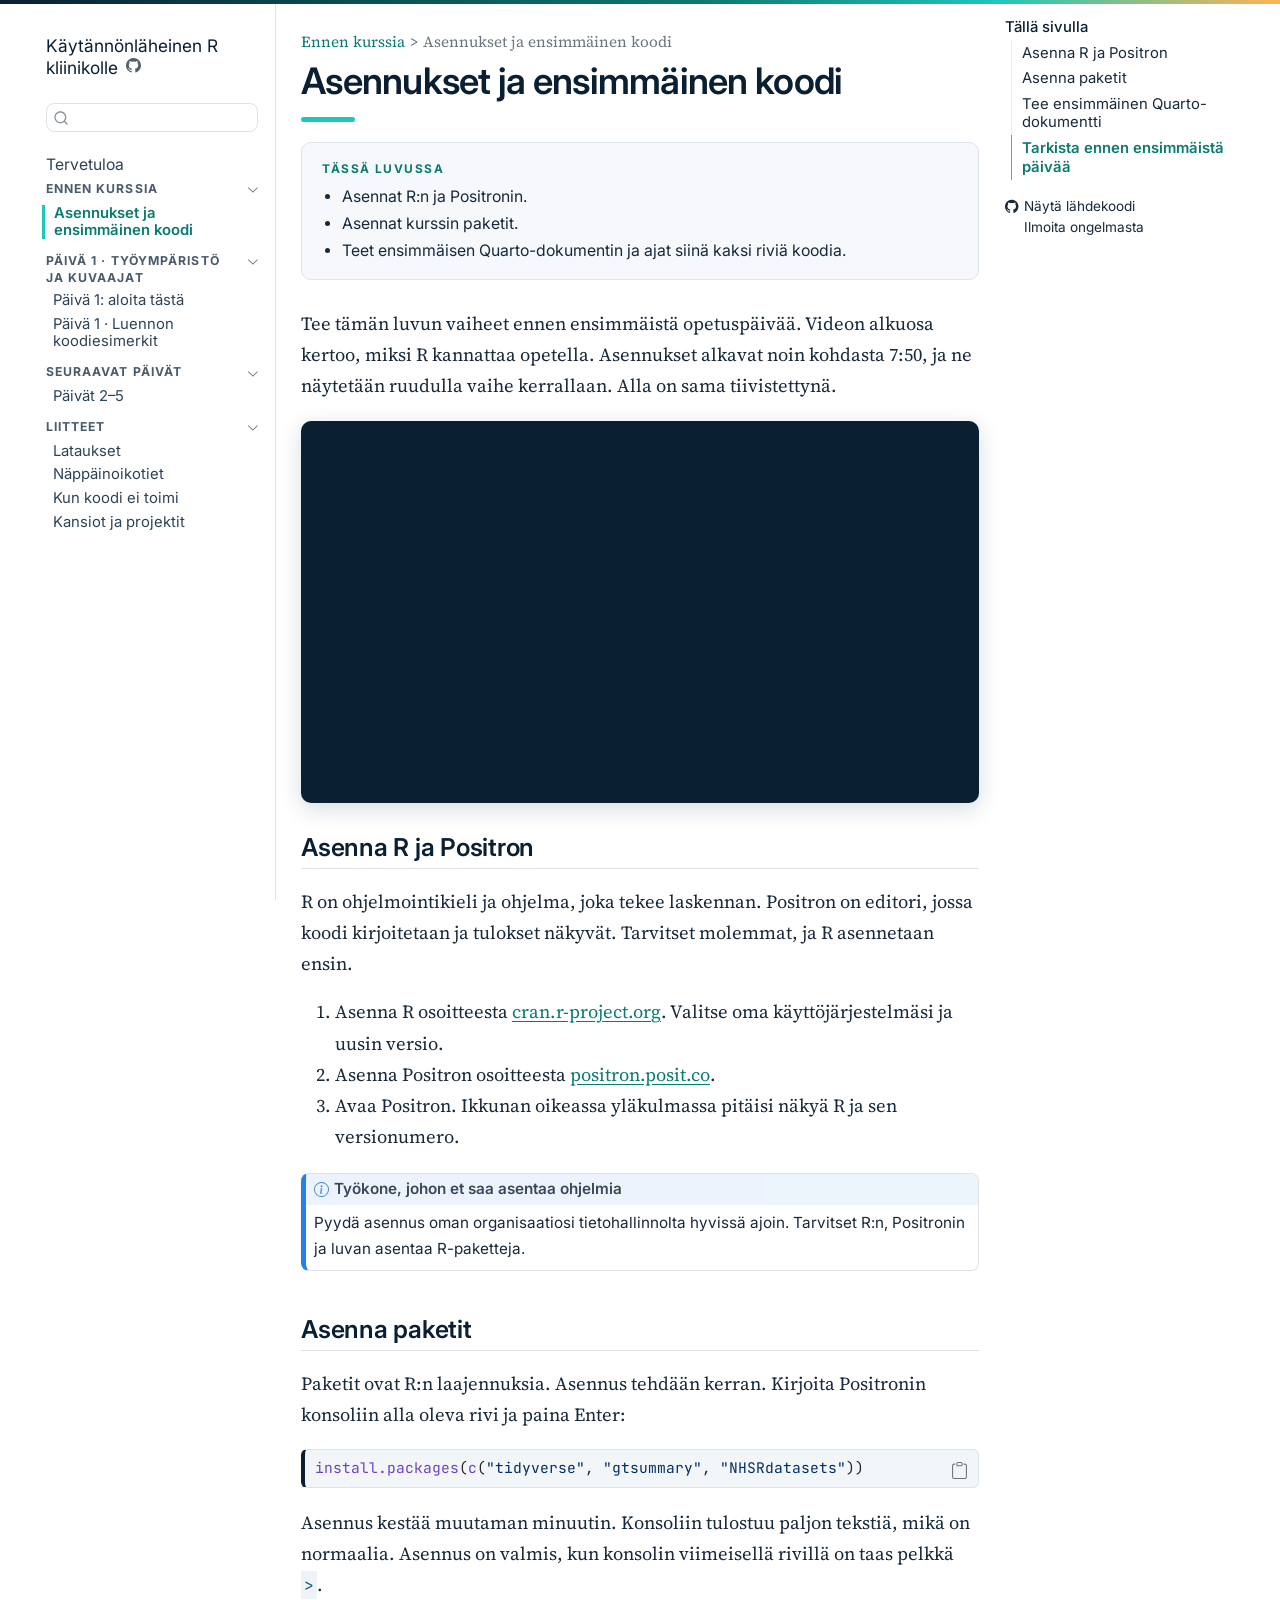
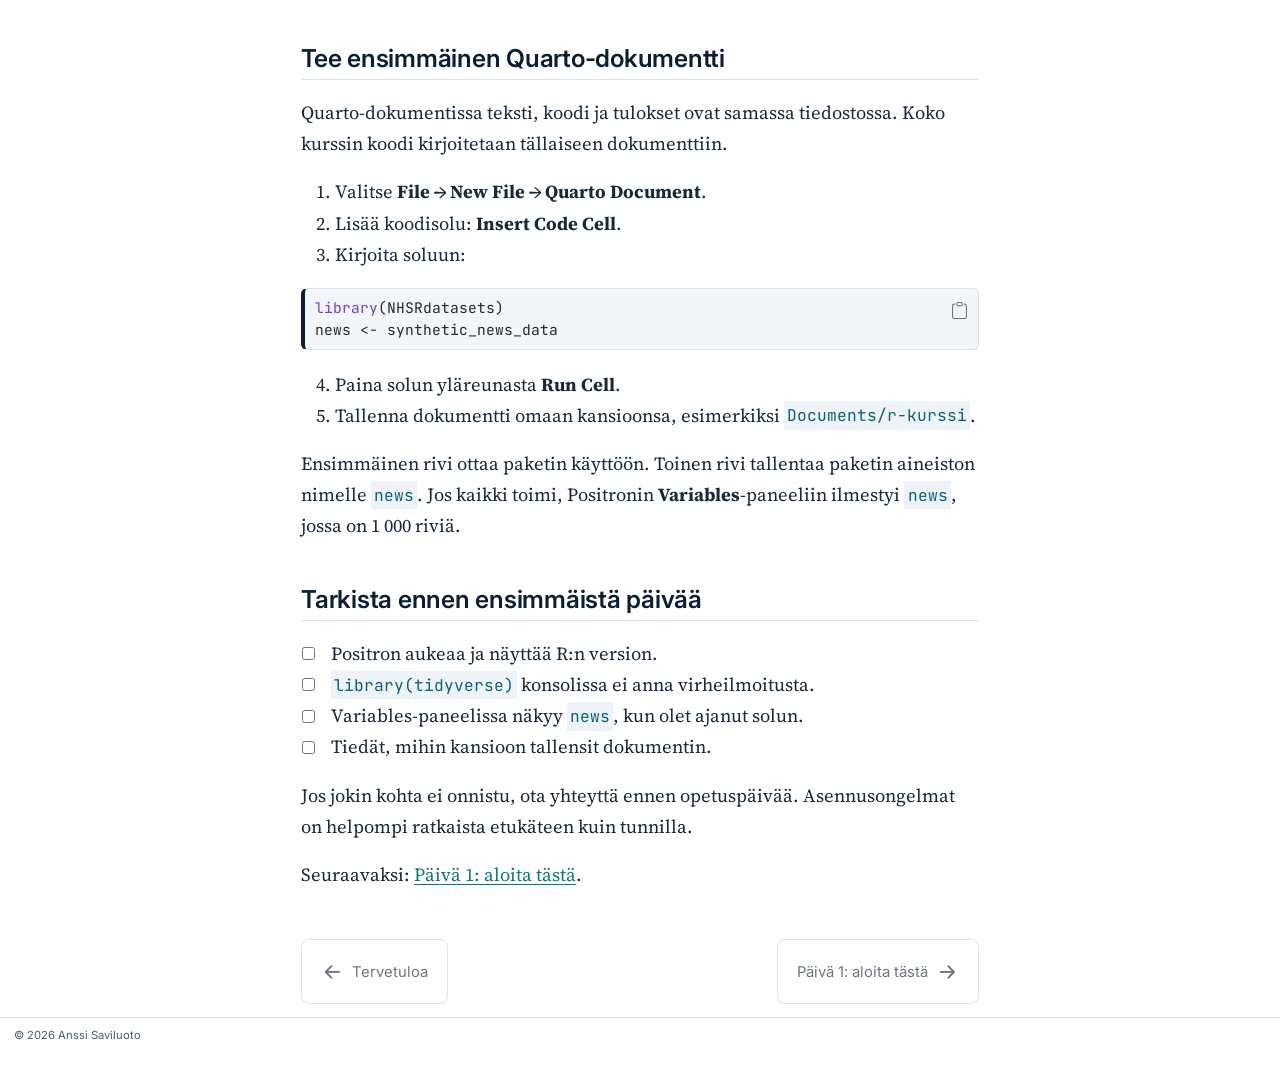
<file: docs/ennen-kurssia.html>
<!DOCTYPE html>
<html xmlns="http://www.w3.org/1999/xhtml" lang="fi" xml:lang="fi"><head>

<meta charset="utf-8">
<meta name="generator" content="quarto-1.8.27">

<meta name="viewport" content="width=device-width, initial-scale=1.0, user-scalable=yes">


<title>Asennukset ja ensimmäinen koodi – Käytännönläheinen R kliinikolle</title>
<style>
code{white-space: pre-wrap;}
span.smallcaps{font-variant: small-caps;}
div.columns{display: flex; gap: min(4vw, 1.5em);}
div.column{flex: auto; overflow-x: auto;}
div.hanging-indent{margin-left: 1.5em; text-indent: -1.5em;}
ul.task-list{list-style: none;}
ul.task-list li input[type="checkbox"] {
  width: 0.8em;
  margin: 0 0.8em 0.2em -1em; /* quarto-specific, see https://github.com/quarto-dev/quarto-cli/issues/4556 */ 
  vertical-align: middle;
}
/* CSS for syntax highlighting */
html { -webkit-text-size-adjust: 100%; }
pre > code.sourceCode { white-space: pre; position: relative; }
pre > code.sourceCode > span { display: inline-block; line-height: 1.25; }
pre > code.sourceCode > span:empty { height: 1.2em; }
.sourceCode { overflow: visible; }
code.sourceCode > span { color: inherit; text-decoration: inherit; }
div.sourceCode { margin: 1em 0; }
pre.sourceCode { margin: 0; }
@media screen {
div.sourceCode { overflow: auto; }
}
@media print {
pre > code.sourceCode { white-space: pre-wrap; }
pre > code.sourceCode > span { text-indent: -5em; padding-left: 5em; }
}
pre.numberSource code
  { counter-reset: source-line 0; }
pre.numberSource code > span
  { position: relative; left: -4em; counter-increment: source-line; }
pre.numberSource code > span > a:first-child::before
  { content: counter(source-line);
    position: relative; left: -1em; text-align: right; vertical-align: baseline;
    border: none; display: inline-block;
    -webkit-touch-callout: none; -webkit-user-select: none;
    -khtml-user-select: none; -moz-user-select: none;
    -ms-user-select: none; user-select: none;
    padding: 0 4px; width: 4em;
  }
pre.numberSource { margin-left: 3em;  padding-left: 4px; }
div.sourceCode
  {   }
@media screen {
pre > code.sourceCode > span > a:first-child::before { text-decoration: underline; }
}
</style>


<script src="site_libs/quarto-nav/quarto-nav.js"></script>
<script src="site_libs/quarto-nav/headroom.min.js"></script>
<script src="site_libs/clipboard/clipboard.min.js"></script>
<script src="site_libs/quarto-search/autocomplete.umd.js"></script>
<script src="site_libs/quarto-search/fuse.min.js"></script>
<script src="site_libs/quarto-search/quarto-search.js"></script>
<meta name="quarto:offset" content="./">
<link href="./paiva1/index.html" rel="next">
<link href="./index.html" rel="prev">
<script src="site_libs/quarto-html/quarto.js" type="module"></script>
<script src="site_libs/quarto-html/tabsets/tabsets.js" type="module"></script>
<script src="site_libs/quarto-html/axe/axe-check.js" type="module"></script>
<script src="site_libs/quarto-html/popper.min.js"></script>
<script src="site_libs/quarto-html/tippy.umd.min.js"></script>
<script src="site_libs/quarto-html/anchor.min.js"></script>
<link href="site_libs/quarto-html/tippy.css" rel="stylesheet">
<link href="site_libs/quarto-html/quarto-syntax-highlighting-8903823511f73cebfa7300b99f59be8b.css" rel="stylesheet" id="quarto-text-highlighting-styles">
<script src="site_libs/bootstrap/bootstrap.min.js"></script>
<link href="site_libs/bootstrap/bootstrap-icons.css" rel="stylesheet">
<link href="site_libs/bootstrap/bootstrap-1c8689f1ea38c4ca3e8418c691fad42e.min.css" rel="stylesheet" append-hash="true" id="quarto-bootstrap" data-mode="light">
<script id="quarto-search-options" type="application/json">{
  "location": "sidebar",
  "copy-button": false,
  "collapse-after": 3,
  "panel-placement": "start",
  "type": "textbox",
  "limit": 50,
  "keyboard-shortcut": [
    "f",
    "/",
    "s"
  ],
  "show-item-context": false,
  "language": {
    "search-no-results-text": "Ei tuloksia",
    "search-matching-documents-text": "tulokset",
    "search-copy-link-title": "Kopioi linkki hakuun",
    "search-hide-matches-text": "Piilota loput tulokset",
    "search-more-match-text": "tulos tässä dokumentissa",
    "search-more-matches-text": "tulosta tässä dokumentissa",
    "search-clear-button-title": "Tyhjennä",
    "search-text-placeholder": "",
    "search-detached-cancel-button-title": "Peruuta",
    "search-submit-button-title": "Lähetä",
    "search-label": "Hae"
  }
}</script>


</head>

<body class="nav-sidebar floating quarto-light">

<div id="quarto-search-results"></div>
  <header id="quarto-header" class="headroom fixed-top">
  <nav class="quarto-secondary-nav">
    <div class="container-fluid d-flex">
      <button type="button" class="quarto-btn-toggle btn" data-bs-toggle="collapse" role="button" data-bs-target=".quarto-sidebar-collapse-item" aria-controls="quarto-sidebar" aria-expanded="false" aria-label="Vaihda sivupalkki" onclick="if (window.quartoToggleHeadroom) { window.quartoToggleHeadroom(); }">
        <i class="bi bi-layout-text-sidebar-reverse"></i>
      </button>
        <nav class="quarto-page-breadcrumbs" aria-label="breadcrumb"><ol class="breadcrumb"><li class="breadcrumb-item"><a href="./ennen-kurssia.html">Ennen kurssia</a></li><li class="breadcrumb-item"><a href="./ennen-kurssia.html"><span class="chapter-title">Asennukset ja ensimmäinen koodi</span></a></li></ol></nav>
        <a class="flex-grow-1" role="navigation" data-bs-toggle="collapse" data-bs-target=".quarto-sidebar-collapse-item" aria-controls="quarto-sidebar" aria-expanded="false" aria-label="Vaihda sivupalkki" onclick="if (window.quartoToggleHeadroom) { window.quartoToggleHeadroom(); }">      
        </a>
      <button type="button" class="btn quarto-search-button" aria-label="Hae" onclick="window.quartoOpenSearch();">
        <i class="bi bi-search"></i>
      </button>
    </div>
  </nav>
</header>
<!-- content -->
<div id="quarto-content" class="quarto-container page-columns page-rows-contents page-layout-article">
<!-- sidebar -->
  <nav id="quarto-sidebar" class="sidebar collapse collapse-horizontal quarto-sidebar-collapse-item sidebar-navigation floating overflow-auto">
    <div class="pt-lg-2 mt-2 text-left sidebar-header">
    <div class="sidebar-title mb-0 py-0">
      <a href="./">Käytännönläheinen R kliinikolle</a> 
        <div class="sidebar-tools-main">
    <a href="https://github.com/finnemakatemia/r-kurssi" title="Lähdekoodi" class="quarto-navigation-tool px-1" aria-label="Lähdekoodi"><i class="bi bi-github"></i></a>
</div>
    </div>
      </div>
        <div class="mt-2 flex-shrink-0 align-items-center">
        <div class="sidebar-search">
        <div id="quarto-search" class="" title="Hae"></div>
        </div>
        </div>
    <div class="sidebar-menu-container"> 
    <ul class="list-unstyled mt-1">
        <li class="sidebar-item">
  <div class="sidebar-item-container"> 
  <a href="./index.html" class="sidebar-item-text sidebar-link">
 <span class="menu-text">Tervetuloa</span></a>
  </div>
</li>
        <li class="sidebar-item sidebar-item-section">
      <div class="sidebar-item-container"> 
            <a class="sidebar-item-text sidebar-link text-start" data-bs-toggle="collapse" data-bs-target="#quarto-sidebar-section-1" role="navigation" aria-expanded="true">
 <span class="menu-text">Ennen kurssia</span></a>
          <a class="sidebar-item-toggle text-start" data-bs-toggle="collapse" data-bs-target="#quarto-sidebar-section-1" role="navigation" aria-expanded="true" aria-label="Vaihda osio">
            <i class="bi bi-chevron-right ms-2"></i>
          </a> 
      </div>
      <ul id="quarto-sidebar-section-1" class="collapse list-unstyled sidebar-section depth1 show">  
          <li class="sidebar-item">
  <div class="sidebar-item-container"> 
  <a href="./ennen-kurssia.html" class="sidebar-item-text sidebar-link active"><span class="chapter-title">Asennukset ja ensimmäinen koodi</span></a>
  </div>
</li>
      </ul>
  </li>
        <li class="sidebar-item sidebar-item-section">
      <div class="sidebar-item-container"> 
            <a class="sidebar-item-text sidebar-link text-start" data-bs-toggle="collapse" data-bs-target="#quarto-sidebar-section-2" role="navigation" aria-expanded="true">
 <span class="menu-text">Päivä 1 · Työympäristö ja kuvaajat</span></a>
          <a class="sidebar-item-toggle text-start" data-bs-toggle="collapse" data-bs-target="#quarto-sidebar-section-2" role="navigation" aria-expanded="true" aria-label="Vaihda osio">
            <i class="bi bi-chevron-right ms-2"></i>
          </a> 
      </div>
      <ul id="quarto-sidebar-section-2" class="collapse list-unstyled sidebar-section depth1 show">  
          <li class="sidebar-item">
  <div class="sidebar-item-container"> 
  <a href="./paiva1/index.html" class="sidebar-item-text sidebar-link"><span class="chapter-title">Päivä 1: aloita tästä</span></a>
  </div>
</li>
          <li class="sidebar-item">
  <div class="sidebar-item-container"> 
  <a href="./paiva1/koodiesimerkit.html" class="sidebar-item-text sidebar-link"><span class="chapter-title">Päivä 1 · Luennon koodiesimerkit</span></a>
  </div>
</li>
      </ul>
  </li>
        <li class="sidebar-item sidebar-item-section">
      <div class="sidebar-item-container"> 
            <a class="sidebar-item-text sidebar-link text-start" data-bs-toggle="collapse" data-bs-target="#quarto-sidebar-section-3" role="navigation" aria-expanded="true">
 <span class="menu-text">Seuraavat päivät</span></a>
          <a class="sidebar-item-toggle text-start" data-bs-toggle="collapse" data-bs-target="#quarto-sidebar-section-3" role="navigation" aria-expanded="true" aria-label="Vaihda osio">
            <i class="bi bi-chevron-right ms-2"></i>
          </a> 
      </div>
      <ul id="quarto-sidebar-section-3" class="collapse list-unstyled sidebar-section depth1 show">  
          <li class="sidebar-item">
  <div class="sidebar-item-container"> 
  <a href="./tulossa.html" class="sidebar-item-text sidebar-link"><span class="chapter-title">Päivät 2–5</span></a>
  </div>
</li>
      </ul>
  </li>
        <li class="sidebar-item sidebar-item-section">
      <div class="sidebar-item-container"> 
            <a class="sidebar-item-text sidebar-link text-start" data-bs-toggle="collapse" data-bs-target="#quarto-sidebar-section-4" role="navigation" aria-expanded="true">
 <span class="menu-text">Liitteet</span></a>
          <a class="sidebar-item-toggle text-start" data-bs-toggle="collapse" data-bs-target="#quarto-sidebar-section-4" role="navigation" aria-expanded="true" aria-label="Vaihda osio">
            <i class="bi bi-chevron-right ms-2"></i>
          </a> 
      </div>
      <ul id="quarto-sidebar-section-4" class="collapse list-unstyled sidebar-section depth1 show">  
          <li class="sidebar-item">
  <div class="sidebar-item-container"> 
  <a href="./lataukset.html" class="sidebar-item-text sidebar-link"><span class="chapter-title">Lataukset</span></a>
  </div>
</li>
          <li class="sidebar-item">
  <div class="sidebar-item-container"> 
  <a href="./liitteet/nappaimet.html" class="sidebar-item-text sidebar-link"><span class="chapter-title">Näppäinoikotiet</span></a>
  </div>
</li>
          <li class="sidebar-item">
  <div class="sidebar-item-container"> 
  <a href="./liitteet/virheet.html" class="sidebar-item-text sidebar-link"><span class="chapter-title">Kun koodi ei toimi</span></a>
  </div>
</li>
          <li class="sidebar-item">
  <div class="sidebar-item-container"> 
  <a href="./liitteet/projektit.html" class="sidebar-item-text sidebar-link"><span class="chapter-title">Kansiot ja projektit</span></a>
  </div>
</li>
      </ul>
  </li>
    </ul>
    </div>
</nav>
<div id="quarto-sidebar-glass" class="quarto-sidebar-collapse-item" data-bs-toggle="collapse" data-bs-target=".quarto-sidebar-collapse-item"></div>
<!-- margin-sidebar -->
    <div id="quarto-margin-sidebar" class="sidebar margin-sidebar">
        <nav id="TOC" role="doc-toc" class="toc-active">
    <h2 id="toc-title">Tällä sivulla</h2>
   
  <ul>
  <li><a href="#asenna-r-ja-positron" id="toc-asenna-r-ja-positron" class="nav-link active" data-scroll-target="#asenna-r-ja-positron">Asenna R ja Positron</a></li>
  <li><a href="#asenna-paketit" id="toc-asenna-paketit" class="nav-link" data-scroll-target="#asenna-paketit">Asenna paketit</a></li>
  <li><a href="#tee-ensimmäinen-quarto-dokumentti" id="toc-tee-ensimmäinen-quarto-dokumentti" class="nav-link" data-scroll-target="#tee-ensimmäinen-quarto-dokumentti">Tee ensimmäinen Quarto-dokumentti</a></li>
  <li><a href="#tarkista-ennen-ensimmäistä-päivää" id="toc-tarkista-ennen-ensimmäistä-päivää" class="nav-link" data-scroll-target="#tarkista-ennen-ensimmäistä-päivää">Tarkista ennen ensimmäistä päivää</a></li>
  </ul>
<div class="toc-actions"><ul><li><a href="https://github.com/finnemakatemia/r-kurssi/blob/main/ennen-kurssia.qmd" class="toc-action"><i class="bi bi-github"></i>Näytä lähdekoodi</a></li><li><a href="https://github.com/finnemakatemia/r-kurssi/issues/new" class="toc-action"><i class="bi empty"></i>Ilmoita ongelmasta</a></li></ul></div></nav>
    </div>
<!-- main -->
<main class="content" id="quarto-document-content">

<header id="title-block-header" class="quarto-title-block default"><nav class="quarto-page-breadcrumbs quarto-title-breadcrumbs d-none d-lg-block" aria-label="breadcrumb"><ol class="breadcrumb"><li class="breadcrumb-item"><a href="./ennen-kurssia.html">Ennen kurssia</a></li><li class="breadcrumb-item"><a href="./ennen-kurssia.html"><span class="chapter-title">Asennukset ja ensimmäinen koodi</span></a></li></ol></nav>
<div class="quarto-title">
<h1 class="title"><span id="ennen-kurssia" class="quarto-section-identifier"><span class="chapter-title">Asennukset ja ensimmäinen koodi</span></span></h1>
</div>



<div class="quarto-title-meta">

    
  
    
  </div>
  


</header>


<div class="tavoitteet">
<ul>
<li>Asennat R:n ja Positronin.</li>
<li>Asennat kurssin paketit.</li>
<li>Teet ensimmäisen Quarto-dokumentin ja ajat siinä kaksi riviä koodia.</li>
</ul>
</div>
<p>Tee tämän luvun vaiheet ennen ensimmäistä opetuspäivää. Videon alkuosa kertoo, miksi R kannattaa opetella. Asennukset alkavat noin kohdasta 7:50, ja ne näytetään ruudulla vaihe kerrallaan. Alla on sama tiivistettynä.</p>
<div class="kurssivideo"><iframe src="https://www.youtube-nocookie.com/embed/JvSpYSspR2c" title="Kurssivideo" loading="lazy" referrerpolicy="strict-origin-when-cross-origin" allow="accelerometer; clipboard-write; encrypted-media; gyroscope; picture-in-picture; web-share" allowfullscreen=""></iframe></div>
<section id="asenna-r-ja-positron" class="level2">
<h2 class="anchored" data-anchor-id="asenna-r-ja-positron">Asenna R ja Positron</h2>
<p>R on ohjelmointikieli ja ohjelma, joka tekee laskennan. Positron on editori, jossa koodi kirjoitetaan ja tulokset näkyvät. Tarvitset molemmat, ja R asennetaan ensin.</p>
<ol type="1">
<li>Asenna R osoitteesta <a href="https://cran.r-project.org/">cran.r-project.org</a>. Valitse oma käyttöjärjestelmäsi ja uusin versio.</li>
<li>Asenna Positron osoitteesta <a href="https://positron.posit.co/download.html">positron.posit.co</a>.</li>
<li>Avaa Positron. Ikkunan oikeassa yläkulmassa pitäisi näkyä R ja sen versionumero.</li>
</ol>
<div class="callout callout-style-default callout-note callout-titled" title="Työkone, johon et saa asentaa ohjelmia">
<div class="callout-header d-flex align-content-center">
<div class="callout-icon-container">
<i class="callout-icon"></i>
</div>
<div class="callout-title-container flex-fill">
<span class="screen-reader-only">Huomautus</span>Työkone, johon et saa asentaa ohjelmia
</div>
</div>
<div class="callout-body-container callout-body">
<p>Pyydä asennus oman organisaatiosi tietohallinnolta hyvissä ajoin. Tarvitset R:n, Positronin ja luvan asentaa R-paketteja.</p>
</div>
</div>
</section>
<section id="asenna-paketit" class="level2">
<h2 class="anchored" data-anchor-id="asenna-paketit">Asenna paketit</h2>
<p>Paketit ovat R:n laajennuksia. Asennus tehdään kerran. Kirjoita Positronin konsoliin alla oleva rivi ja paina Enter:</p>
<div class="code-copy-outer-scaffold"><div class="sourceCode" id="cb1"><pre class="sourceCode r code-with-copy"><code class="sourceCode r"><span id="cb1-1"><a href="#cb1-1" aria-hidden="true" tabindex="-1"></a><span class="fu">install.packages</span>(<span class="fu">c</span>(<span class="st">"tidyverse"</span>, <span class="st">"gtsummary"</span>, <span class="st">"NHSRdatasets"</span>))</span></code></pre></div><button title="Kopioi leikepöydälle" class="code-copy-button"><i class="bi"></i></button></div>
<p>Asennus kestää muutaman minuutin. Konsoliin tulostuu paljon tekstiä, mikä on normaalia. Asennus on valmis, kun konsolin viimeisellä rivillä on taas pelkkä <code>&gt;</code>.</p>
</section>
<section id="tee-ensimmäinen-quarto-dokumentti" class="level2">
<h2 class="anchored" data-anchor-id="tee-ensimmäinen-quarto-dokumentti">Tee ensimmäinen Quarto-dokumentti</h2>
<p>Quarto-dokumentissa teksti, koodi ja tulokset ovat samassa tiedostossa. Koko kurssin koodi kirjoitetaan tällaiseen dokumenttiin.</p>
<ol type="1">
<li>Valitse <strong>File → New File → Quarto Document</strong>.</li>
<li>Lisää koodisolu: <strong>Insert Code Cell</strong>.</li>
<li>Kirjoita soluun:</li>
</ol>
<div class="code-copy-outer-scaffold"><div class="sourceCode" id="cb2"><pre class="sourceCode r code-with-copy"><code class="sourceCode r"><span id="cb2-1"><a href="#cb2-1" aria-hidden="true" tabindex="-1"></a><span class="fu">library</span>(NHSRdatasets)</span>
<span id="cb2-2"><a href="#cb2-2" aria-hidden="true" tabindex="-1"></a>news <span class="ot">&lt;-</span> synthetic_news_data</span></code></pre></div><button title="Kopioi leikepöydälle" class="code-copy-button"><i class="bi"></i></button></div>
<ol start="4" type="1">
<li>Paina solun yläreunasta <strong>Run Cell</strong>.</li>
<li>Tallenna dokumentti omaan kansioonsa, esimerkiksi <code>Documents/r-kurssi</code>.</li>
</ol>
<p>Ensimmäinen rivi ottaa paketin käyttöön. Toinen rivi tallentaa paketin aineiston nimelle <code>news</code>. Jos kaikki toimi, Positronin <strong>Variables</strong>-paneeliin ilmestyi <code>news</code>, jossa on 1 000 riviä.</p>
</section>
<section id="tarkista-ennen-ensimmäistä-päivää" class="level2">
<h2 class="anchored" data-anchor-id="tarkista-ennen-ensimmäistä-päivää">Tarkista ennen ensimmäistä päivää</h2>
<ul class="task-list">
<li><label><input type="checkbox">Positron aukeaa ja näyttää R:n version.</label></li>
<li><label><input type="checkbox"><code>library(tidyverse)</code> konsolissa ei anna virheilmoitusta.</label></li>
<li><label><input type="checkbox">Variables-paneelissa näkyy <code>news</code>, kun olet ajanut solun.</label></li>
<li><label><input type="checkbox">Tiedät, mihin kansioon tallensit dokumentin.</label></li>
</ul>
<p>Jos jokin kohta ei onnistu, ota yhteyttä ennen opetuspäivää. Asennusongelmat on helpompi ratkaista etukäteen kuin tunnilla.</p>
<p>Seuraavaksi: <a href="./paiva1/index.html">Päivä 1: aloita tästä</a>.</p>
<!-- Luotu automaattisesti kirjan lähteistä. Muutokset tehdään lähdetiedostoon. -->


</section>

</main> <!-- /main -->
<script id="quarto-html-after-body" type="application/javascript">
  window.document.addEventListener("DOMContentLoaded", function (event) {
    const icon = "";
    const anchorJS = new window.AnchorJS();
    anchorJS.options = {
      placement: 'right',
      icon: icon
    };
    anchorJS.add('.anchored');
    const isCodeAnnotation = (el) => {
      for (const clz of el.classList) {
        if (clz.startsWith('code-annotation-')) {                     
          return true;
        }
      }
      return false;
    }
    const onCopySuccess = function(e) {
      // button target
      const button = e.trigger;
      // don't keep focus
      button.blur();
      // flash "checked"
      button.classList.add('code-copy-button-checked');
      var currentTitle = button.getAttribute("title");
      button.setAttribute("title", "Kopioitu!");
      let tooltip;
      if (window.bootstrap) {
        button.setAttribute("data-bs-toggle", "tooltip");
        button.setAttribute("data-bs-placement", "left");
        button.setAttribute("data-bs-title", "Kopioitu!");
        tooltip = new bootstrap.Tooltip(button, 
          { trigger: "manual", 
            customClass: "code-copy-button-tooltip",
            offset: [0, -8]});
        tooltip.show();    
      }
      setTimeout(function() {
        if (tooltip) {
          tooltip.hide();
          button.removeAttribute("data-bs-title");
          button.removeAttribute("data-bs-toggle");
          button.removeAttribute("data-bs-placement");
        }
        button.setAttribute("title", currentTitle);
        button.classList.remove('code-copy-button-checked');
      }, 1000);
      // clear code selection
      e.clearSelection();
    }
    const getTextToCopy = function(trigger) {
      const outerScaffold = trigger.parentElement.cloneNode(true);
      const codeEl = outerScaffold.querySelector('code');
      for (const childEl of codeEl.children) {
        if (isCodeAnnotation(childEl)) {
          childEl.remove();
        }
      }
      return codeEl.innerText;
    }
    const clipboard = new window.ClipboardJS('.code-copy-button:not([data-in-quarto-modal])', {
      text: getTextToCopy
    });
    clipboard.on('success', onCopySuccess);
    if (window.document.getElementById('quarto-embedded-source-code-modal')) {
      const clipboardModal = new window.ClipboardJS('.code-copy-button[data-in-quarto-modal]', {
        text: getTextToCopy,
        container: window.document.getElementById('quarto-embedded-source-code-modal')
      });
      clipboardModal.on('success', onCopySuccess);
    }
      var localhostRegex = new RegExp(/^(?:http|https):\/\/localhost\:?[0-9]*\//);
      var mailtoRegex = new RegExp(/^mailto:/);
        var filterRegex = new RegExp("https:\/\/rkurssi\.anssisaviluoto\.com\/");
      var isInternal = (href) => {
          return filterRegex.test(href) || localhostRegex.test(href) || mailtoRegex.test(href);
      }
      // Inspect non-navigation links and adorn them if external
     var links = window.document.querySelectorAll('a[href]:not(.nav-link):not(.navbar-brand):not(.toc-action):not(.sidebar-link):not(.sidebar-item-toggle):not(.pagination-link):not(.no-external):not([aria-hidden]):not(.dropdown-item):not(.quarto-navigation-tool):not(.about-link)');
      for (var i=0; i<links.length; i++) {
        const link = links[i];
        if (!isInternal(link.href)) {
          // undo the damage that might have been done by quarto-nav.js in the case of
          // links that we want to consider external
          if (link.dataset.originalHref !== undefined) {
            link.href = link.dataset.originalHref;
          }
            // target, if specified
            link.setAttribute("target", "_blank");
            if (link.getAttribute("rel") === null) {
              link.setAttribute("rel", "noopener");
            }
        }
      }
    function tippyHover(el, contentFn, onTriggerFn, onUntriggerFn) {
      const config = {
        allowHTML: true,
        maxWidth: 500,
        delay: 100,
        arrow: false,
        appendTo: function(el) {
            return el.parentElement;
        },
        interactive: true,
        interactiveBorder: 10,
        theme: 'quarto',
        placement: 'bottom-start',
      };
      if (contentFn) {
        config.content = contentFn;
      }
      if (onTriggerFn) {
        config.onTrigger = onTriggerFn;
      }
      if (onUntriggerFn) {
        config.onUntrigger = onUntriggerFn;
      }
      window.tippy(el, config); 
    }
    const noterefs = window.document.querySelectorAll('a[role="doc-noteref"]');
    for (var i=0; i<noterefs.length; i++) {
      const ref = noterefs[i];
      tippyHover(ref, function() {
        // use id or data attribute instead here
        let href = ref.getAttribute('data-footnote-href') || ref.getAttribute('href');
        try { href = new URL(href).hash; } catch {}
        const id = href.replace(/^#\/?/, "");
        const note = window.document.getElementById(id);
        if (note) {
          return note.innerHTML;
        } else {
          return "";
        }
      });
    }
    const xrefs = window.document.querySelectorAll('a.quarto-xref');
    const processXRef = (id, note) => {
      // Strip column container classes
      const stripColumnClz = (el) => {
        el.classList.remove("page-full", "page-columns");
        if (el.children) {
          for (const child of el.children) {
            stripColumnClz(child);
          }
        }
      }
      stripColumnClz(note)
      if (id === null || id.startsWith('sec-')) {
        // Special case sections, only their first couple elements
        const container = document.createElement("div");
        if (note.children && note.children.length > 2) {
          container.appendChild(note.children[0].cloneNode(true));
          for (let i = 1; i < note.children.length; i++) {
            const child = note.children[i];
            if (child.tagName === "P" && child.innerText === "") {
              continue;
            } else {
              container.appendChild(child.cloneNode(true));
              break;
            }
          }
          if (window.Quarto?.typesetMath) {
            window.Quarto.typesetMath(container);
          }
          return container.innerHTML
        } else {
          if (window.Quarto?.typesetMath) {
            window.Quarto.typesetMath(note);
          }
          return note.innerHTML;
        }
      } else {
        // Remove any anchor links if they are present
        const anchorLink = note.querySelector('a.anchorjs-link');
        if (anchorLink) {
          anchorLink.remove();
        }
        if (window.Quarto?.typesetMath) {
          window.Quarto.typesetMath(note);
        }
        if (note.classList.contains("callout")) {
          return note.outerHTML;
        } else {
          return note.innerHTML;
        }
      }
    }
    for (var i=0; i<xrefs.length; i++) {
      const xref = xrefs[i];
      tippyHover(xref, undefined, function(instance) {
        instance.disable();
        let url = xref.getAttribute('href');
        let hash = undefined; 
        if (url.startsWith('#')) {
          hash = url;
        } else {
          try { hash = new URL(url).hash; } catch {}
        }
        if (hash) {
          const id = hash.replace(/^#\/?/, "");
          const note = window.document.getElementById(id);
          if (note !== null) {
            try {
              const html = processXRef(id, note.cloneNode(true));
              instance.setContent(html);
            } finally {
              instance.enable();
              instance.show();
            }
          } else {
            // See if we can fetch this
            fetch(url.split('#')[0])
            .then(res => res.text())
            .then(html => {
              const parser = new DOMParser();
              const htmlDoc = parser.parseFromString(html, "text/html");
              const note = htmlDoc.getElementById(id);
              if (note !== null) {
                const html = processXRef(id, note);
                instance.setContent(html);
              } 
            }).finally(() => {
              instance.enable();
              instance.show();
            });
          }
        } else {
          // See if we can fetch a full url (with no hash to target)
          // This is a special case and we should probably do some content thinning / targeting
          fetch(url)
          .then(res => res.text())
          .then(html => {
            const parser = new DOMParser();
            const htmlDoc = parser.parseFromString(html, "text/html");
            const note = htmlDoc.querySelector('main.content');
            if (note !== null) {
              // This should only happen for chapter cross references
              // (since there is no id in the URL)
              // remove the first header
              if (note.children.length > 0 && note.children[0].tagName === "HEADER") {
                note.children[0].remove();
              }
              const html = processXRef(null, note);
              instance.setContent(html);
            } 
          }).finally(() => {
            instance.enable();
            instance.show();
          });
        }
      }, function(instance) {
      });
    }
        let selectedAnnoteEl;
        const selectorForAnnotation = ( cell, annotation) => {
          let cellAttr = 'data-code-cell="' + cell + '"';
          let lineAttr = 'data-code-annotation="' +  annotation + '"';
          const selector = 'span[' + cellAttr + '][' + lineAttr + ']';
          return selector;
        }
        const selectCodeLines = (annoteEl) => {
          const doc = window.document;
          const targetCell = annoteEl.getAttribute("data-target-cell");
          const targetAnnotation = annoteEl.getAttribute("data-target-annotation");
          const annoteSpan = window.document.querySelector(selectorForAnnotation(targetCell, targetAnnotation));
          const lines = annoteSpan.getAttribute("data-code-lines").split(",");
          const lineIds = lines.map((line) => {
            return targetCell + "-" + line;
          })
          let top = null;
          let height = null;
          let parent = null;
          if (lineIds.length > 0) {
              //compute the position of the single el (top and bottom and make a div)
              const el = window.document.getElementById(lineIds[0]);
              top = el.offsetTop;
              height = el.offsetHeight;
              parent = el.parentElement.parentElement;
            if (lineIds.length > 1) {
              const lastEl = window.document.getElementById(lineIds[lineIds.length - 1]);
              const bottom = lastEl.offsetTop + lastEl.offsetHeight;
              height = bottom - top;
            }
            if (top !== null && height !== null && parent !== null) {
              // cook up a div (if necessary) and position it 
              let div = window.document.getElementById("code-annotation-line-highlight");
              if (div === null) {
                div = window.document.createElement("div");
                div.setAttribute("id", "code-annotation-line-highlight");
                div.style.position = 'absolute';
                parent.appendChild(div);
              }
              div.style.top = top - 2 + "px";
              div.style.height = height + 4 + "px";
              div.style.left = 0;
              let gutterDiv = window.document.getElementById("code-annotation-line-highlight-gutter");
              if (gutterDiv === null) {
                gutterDiv = window.document.createElement("div");
                gutterDiv.setAttribute("id", "code-annotation-line-highlight-gutter");
                gutterDiv.style.position = 'absolute';
                const codeCell = window.document.getElementById(targetCell);
                const gutter = codeCell.querySelector('.code-annotation-gutter');
                gutter.appendChild(gutterDiv);
              }
              gutterDiv.style.top = top - 2 + "px";
              gutterDiv.style.height = height + 4 + "px";
            }
            selectedAnnoteEl = annoteEl;
          }
        };
        const unselectCodeLines = () => {
          const elementsIds = ["code-annotation-line-highlight", "code-annotation-line-highlight-gutter"];
          elementsIds.forEach((elId) => {
            const div = window.document.getElementById(elId);
            if (div) {
              div.remove();
            }
          });
          selectedAnnoteEl = undefined;
        };
          // Handle positioning of the toggle
      window.addEventListener(
        "resize",
        throttle(() => {
          elRect = undefined;
          if (selectedAnnoteEl) {
            selectCodeLines(selectedAnnoteEl);
          }
        }, 10)
      );
      function throttle(fn, ms) {
      let throttle = false;
      let timer;
        return (...args) => {
          if(!throttle) { // first call gets through
              fn.apply(this, args);
              throttle = true;
          } else { // all the others get throttled
              if(timer) clearTimeout(timer); // cancel #2
              timer = setTimeout(() => {
                fn.apply(this, args);
                timer = throttle = false;
              }, ms);
          }
        };
      }
        // Attach click handler to the DT
        const annoteDls = window.document.querySelectorAll('dt[data-target-cell]');
        for (const annoteDlNode of annoteDls) {
          annoteDlNode.addEventListener('click', (event) => {
            const clickedEl = event.target;
            if (clickedEl !== selectedAnnoteEl) {
              unselectCodeLines();
              const activeEl = window.document.querySelector('dt[data-target-cell].code-annotation-active');
              if (activeEl) {
                activeEl.classList.remove('code-annotation-active');
              }
              selectCodeLines(clickedEl);
              clickedEl.classList.add('code-annotation-active');
            } else {
              // Unselect the line
              unselectCodeLines();
              clickedEl.classList.remove('code-annotation-active');
            }
          });
        }
    const findCites = (el) => {
      const parentEl = el.parentElement;
      if (parentEl) {
        const cites = parentEl.dataset.cites;
        if (cites) {
          return {
            el,
            cites: cites.split(' ')
          };
        } else {
          return findCites(el.parentElement)
        }
      } else {
        return undefined;
      }
    };
    var bibliorefs = window.document.querySelectorAll('a[role="doc-biblioref"]');
    for (var i=0; i<bibliorefs.length; i++) {
      const ref = bibliorefs[i];
      const citeInfo = findCites(ref);
      if (citeInfo) {
        tippyHover(citeInfo.el, function() {
          var popup = window.document.createElement('div');
          citeInfo.cites.forEach(function(cite) {
            var citeDiv = window.document.createElement('div');
            citeDiv.classList.add('hanging-indent');
            citeDiv.classList.add('csl-entry');
            var biblioDiv = window.document.getElementById('ref-' + cite);
            if (biblioDiv) {
              citeDiv.innerHTML = biblioDiv.innerHTML;
            }
            popup.appendChild(citeDiv);
          });
          return popup.innerHTML;
        });
      }
    }
  });
  </script>
<nav class="page-navigation">
  <div class="nav-page nav-page-previous">
      <a href="./index.html" class="pagination-link" aria-label="Tervetuloa">
        <i class="bi bi-arrow-left-short"></i> <span class="nav-page-text">Tervetuloa</span>
      </a>          
  </div>
  <div class="nav-page nav-page-next">
      <a href="./paiva1/index.html" class="pagination-link" aria-label="Päivä 1: aloita tästä">
        <span class="nav-page-text"><span class="chapter-title">Päivä 1: aloita tästä</span></span> <i class="bi bi-arrow-right-short"></i>
      </a>
  </div>
</nav>
</div> <!-- /content -->
<footer class="footer">
  <div class="nav-footer">
    <div class="nav-footer-left">
<p>© 2026 Anssi Saviluoto</p>
</div>   
    <div class="nav-footer-center">
      &nbsp;
    <div class="toc-actions d-sm-block d-md-none"><ul><li><a href="https://github.com/finnemakatemia/r-kurssi/blob/main/ennen-kurssia.qmd" class="toc-action"><i class="bi bi-github"></i>Näytä lähdekoodi</a></li><li><a href="https://github.com/finnemakatemia/r-kurssi/issues/new" class="toc-action"><i class="bi empty"></i>Ilmoita ongelmasta</a></li></ul></div></div>
    <div class="nav-footer-right">
      &nbsp;
    </div>
  </div>
</footer>




</body></html>
</file>
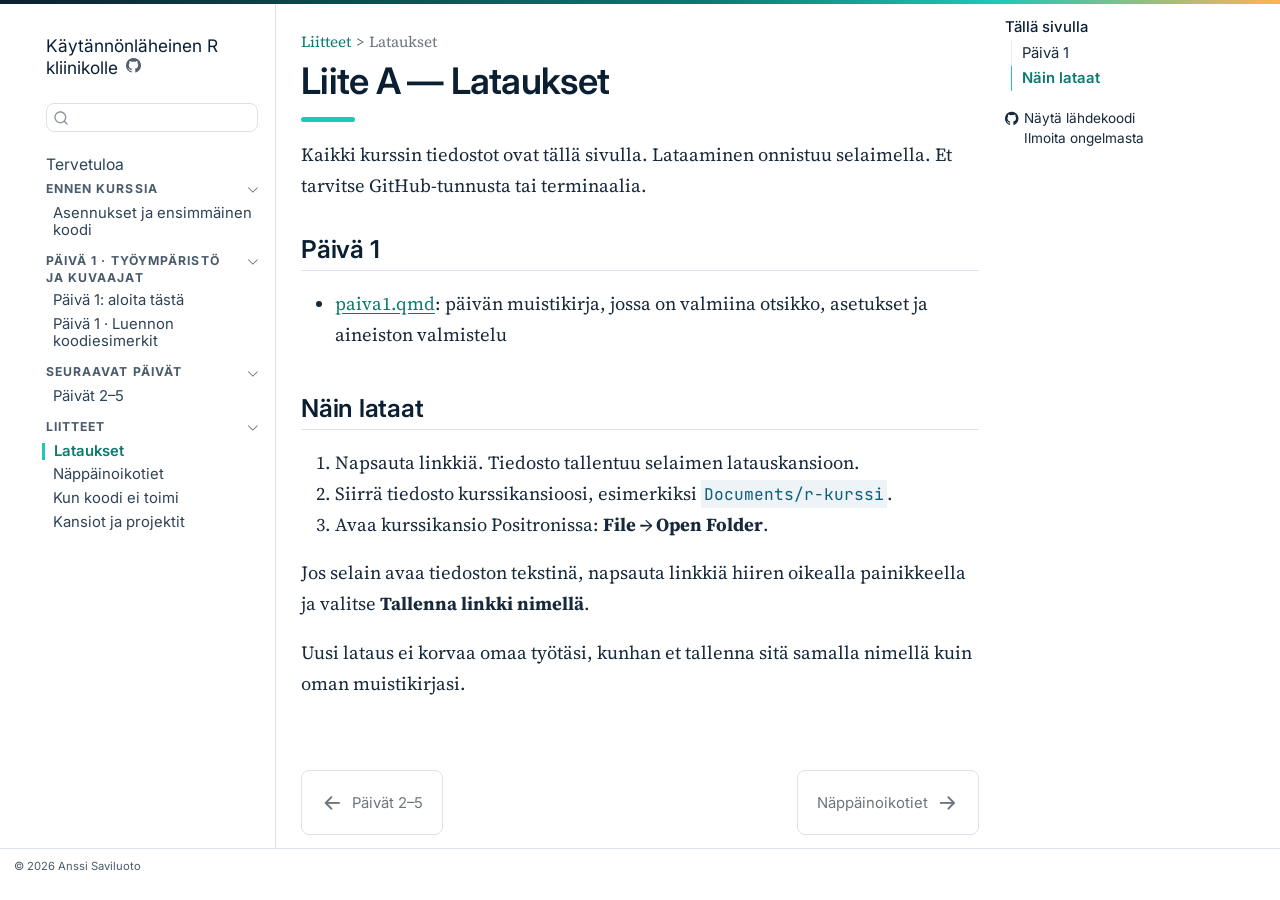
<file: docs/lataukset.html>
<!DOCTYPE html>
<html xmlns="http://www.w3.org/1999/xhtml" lang="fi" xml:lang="fi"><head>

<meta charset="utf-8">
<meta name="generator" content="quarto-1.8.27">

<meta name="viewport" content="width=device-width, initial-scale=1.0, user-scalable=yes">


<title>Liite A — Lataukset – Käytännönläheinen R kliinikolle</title>
<style>
code{white-space: pre-wrap;}
span.smallcaps{font-variant: small-caps;}
div.columns{display: flex; gap: min(4vw, 1.5em);}
div.column{flex: auto; overflow-x: auto;}
div.hanging-indent{margin-left: 1.5em; text-indent: -1.5em;}
ul.task-list{list-style: none;}
ul.task-list li input[type="checkbox"] {
  width: 0.8em;
  margin: 0 0.8em 0.2em -1em; /* quarto-specific, see https://github.com/quarto-dev/quarto-cli/issues/4556 */ 
  vertical-align: middle;
}
</style>


<script src="site_libs/quarto-nav/quarto-nav.js"></script>
<script src="site_libs/quarto-nav/headroom.min.js"></script>
<script src="site_libs/clipboard/clipboard.min.js"></script>
<script src="site_libs/quarto-search/autocomplete.umd.js"></script>
<script src="site_libs/quarto-search/fuse.min.js"></script>
<script src="site_libs/quarto-search/quarto-search.js"></script>
<meta name="quarto:offset" content="./">
<link href="./liitteet/nappaimet.html" rel="next">
<link href="./tulossa.html" rel="prev">
<script src="site_libs/quarto-html/quarto.js" type="module"></script>
<script src="site_libs/quarto-html/tabsets/tabsets.js" type="module"></script>
<script src="site_libs/quarto-html/axe/axe-check.js" type="module"></script>
<script src="site_libs/quarto-html/popper.min.js"></script>
<script src="site_libs/quarto-html/tippy.umd.min.js"></script>
<script src="site_libs/quarto-html/anchor.min.js"></script>
<link href="site_libs/quarto-html/tippy.css" rel="stylesheet">
<link href="site_libs/quarto-html/quarto-syntax-highlighting-8903823511f73cebfa7300b99f59be8b.css" rel="stylesheet" id="quarto-text-highlighting-styles">
<script src="site_libs/bootstrap/bootstrap.min.js"></script>
<link href="site_libs/bootstrap/bootstrap-icons.css" rel="stylesheet">
<link href="site_libs/bootstrap/bootstrap-1c8689f1ea38c4ca3e8418c691fad42e.min.css" rel="stylesheet" append-hash="true" id="quarto-bootstrap" data-mode="light">
<script id="quarto-search-options" type="application/json">{
  "location": "sidebar",
  "copy-button": false,
  "collapse-after": 3,
  "panel-placement": "start",
  "type": "textbox",
  "limit": 50,
  "keyboard-shortcut": [
    "f",
    "/",
    "s"
  ],
  "show-item-context": false,
  "language": {
    "search-no-results-text": "Ei tuloksia",
    "search-matching-documents-text": "tulokset",
    "search-copy-link-title": "Kopioi linkki hakuun",
    "search-hide-matches-text": "Piilota loput tulokset",
    "search-more-match-text": "tulos tässä dokumentissa",
    "search-more-matches-text": "tulosta tässä dokumentissa",
    "search-clear-button-title": "Tyhjennä",
    "search-text-placeholder": "",
    "search-detached-cancel-button-title": "Peruuta",
    "search-submit-button-title": "Lähetä",
    "search-label": "Hae"
  }
}</script>


</head>

<body class="nav-sidebar floating quarto-light">

<div id="quarto-search-results"></div>
  <header id="quarto-header" class="headroom fixed-top">
  <nav class="quarto-secondary-nav">
    <div class="container-fluid d-flex">
      <button type="button" class="quarto-btn-toggle btn" data-bs-toggle="collapse" role="button" data-bs-target=".quarto-sidebar-collapse-item" aria-controls="quarto-sidebar" aria-expanded="false" aria-label="Vaihda sivupalkki" onclick="if (window.quartoToggleHeadroom) { window.quartoToggleHeadroom(); }">
        <i class="bi bi-layout-text-sidebar-reverse"></i>
      </button>
        <nav class="quarto-page-breadcrumbs" aria-label="breadcrumb"><ol class="breadcrumb"><li class="breadcrumb-item"><a href="./lataukset.html">Liitteet</a></li><li class="breadcrumb-item"><a href="./lataukset.html"><span class="chapter-title">Lataukset</span></a></li></ol></nav>
        <a class="flex-grow-1" role="navigation" data-bs-toggle="collapse" data-bs-target=".quarto-sidebar-collapse-item" aria-controls="quarto-sidebar" aria-expanded="false" aria-label="Vaihda sivupalkki" onclick="if (window.quartoToggleHeadroom) { window.quartoToggleHeadroom(); }">      
        </a>
      <button type="button" class="btn quarto-search-button" aria-label="Hae" onclick="window.quartoOpenSearch();">
        <i class="bi bi-search"></i>
      </button>
    </div>
  </nav>
</header>
<!-- content -->
<div id="quarto-content" class="quarto-container page-columns page-rows-contents page-layout-article">
<!-- sidebar -->
  <nav id="quarto-sidebar" class="sidebar collapse collapse-horizontal quarto-sidebar-collapse-item sidebar-navigation floating overflow-auto">
    <div class="pt-lg-2 mt-2 text-left sidebar-header">
    <div class="sidebar-title mb-0 py-0">
      <a href="./">Käytännönläheinen R kliinikolle</a> 
        <div class="sidebar-tools-main">
    <a href="https://github.com/finnemakatemia/r-kurssi" title="Lähdekoodi" class="quarto-navigation-tool px-1" aria-label="Lähdekoodi"><i class="bi bi-github"></i></a>
</div>
    </div>
      </div>
        <div class="mt-2 flex-shrink-0 align-items-center">
        <div class="sidebar-search">
        <div id="quarto-search" class="" title="Hae"></div>
        </div>
        </div>
    <div class="sidebar-menu-container"> 
    <ul class="list-unstyled mt-1">
        <li class="sidebar-item">
  <div class="sidebar-item-container"> 
  <a href="./index.html" class="sidebar-item-text sidebar-link">
 <span class="menu-text">Tervetuloa</span></a>
  </div>
</li>
        <li class="sidebar-item sidebar-item-section">
      <div class="sidebar-item-container"> 
            <a class="sidebar-item-text sidebar-link text-start" data-bs-toggle="collapse" data-bs-target="#quarto-sidebar-section-1" role="navigation" aria-expanded="true">
 <span class="menu-text">Ennen kurssia</span></a>
          <a class="sidebar-item-toggle text-start" data-bs-toggle="collapse" data-bs-target="#quarto-sidebar-section-1" role="navigation" aria-expanded="true" aria-label="Vaihda osio">
            <i class="bi bi-chevron-right ms-2"></i>
          </a> 
      </div>
      <ul id="quarto-sidebar-section-1" class="collapse list-unstyled sidebar-section depth1 show">  
          <li class="sidebar-item">
  <div class="sidebar-item-container"> 
  <a href="./ennen-kurssia.html" class="sidebar-item-text sidebar-link"><span class="chapter-title">Asennukset ja ensimmäinen koodi</span></a>
  </div>
</li>
      </ul>
  </li>
        <li class="sidebar-item sidebar-item-section">
      <div class="sidebar-item-container"> 
            <a class="sidebar-item-text sidebar-link text-start" data-bs-toggle="collapse" data-bs-target="#quarto-sidebar-section-2" role="navigation" aria-expanded="true">
 <span class="menu-text">Päivä 1 · Työympäristö ja kuvaajat</span></a>
          <a class="sidebar-item-toggle text-start" data-bs-toggle="collapse" data-bs-target="#quarto-sidebar-section-2" role="navigation" aria-expanded="true" aria-label="Vaihda osio">
            <i class="bi bi-chevron-right ms-2"></i>
          </a> 
      </div>
      <ul id="quarto-sidebar-section-2" class="collapse list-unstyled sidebar-section depth1 show">  
          <li class="sidebar-item">
  <div class="sidebar-item-container"> 
  <a href="./paiva1/index.html" class="sidebar-item-text sidebar-link"><span class="chapter-title">Päivä 1: aloita tästä</span></a>
  </div>
</li>
          <li class="sidebar-item">
  <div class="sidebar-item-container"> 
  <a href="./paiva1/koodiesimerkit.html" class="sidebar-item-text sidebar-link"><span class="chapter-title">Päivä 1 · Luennon koodiesimerkit</span></a>
  </div>
</li>
      </ul>
  </li>
        <li class="sidebar-item sidebar-item-section">
      <div class="sidebar-item-container"> 
            <a class="sidebar-item-text sidebar-link text-start" data-bs-toggle="collapse" data-bs-target="#quarto-sidebar-section-3" role="navigation" aria-expanded="true">
 <span class="menu-text">Seuraavat päivät</span></a>
          <a class="sidebar-item-toggle text-start" data-bs-toggle="collapse" data-bs-target="#quarto-sidebar-section-3" role="navigation" aria-expanded="true" aria-label="Vaihda osio">
            <i class="bi bi-chevron-right ms-2"></i>
          </a> 
      </div>
      <ul id="quarto-sidebar-section-3" class="collapse list-unstyled sidebar-section depth1 show">  
          <li class="sidebar-item">
  <div class="sidebar-item-container"> 
  <a href="./tulossa.html" class="sidebar-item-text sidebar-link"><span class="chapter-title">Päivät 2–5</span></a>
  </div>
</li>
      </ul>
  </li>
        <li class="sidebar-item sidebar-item-section">
      <div class="sidebar-item-container"> 
            <a class="sidebar-item-text sidebar-link text-start" data-bs-toggle="collapse" data-bs-target="#quarto-sidebar-section-4" role="navigation" aria-expanded="true">
 <span class="menu-text">Liitteet</span></a>
          <a class="sidebar-item-toggle text-start" data-bs-toggle="collapse" data-bs-target="#quarto-sidebar-section-4" role="navigation" aria-expanded="true" aria-label="Vaihda osio">
            <i class="bi bi-chevron-right ms-2"></i>
          </a> 
      </div>
      <ul id="quarto-sidebar-section-4" class="collapse list-unstyled sidebar-section depth1 show">  
          <li class="sidebar-item">
  <div class="sidebar-item-container"> 
  <a href="./lataukset.html" class="sidebar-item-text sidebar-link active"><span class="chapter-title">Lataukset</span></a>
  </div>
</li>
          <li class="sidebar-item">
  <div class="sidebar-item-container"> 
  <a href="./liitteet/nappaimet.html" class="sidebar-item-text sidebar-link"><span class="chapter-title">Näppäinoikotiet</span></a>
  </div>
</li>
          <li class="sidebar-item">
  <div class="sidebar-item-container"> 
  <a href="./liitteet/virheet.html" class="sidebar-item-text sidebar-link"><span class="chapter-title">Kun koodi ei toimi</span></a>
  </div>
</li>
          <li class="sidebar-item">
  <div class="sidebar-item-container"> 
  <a href="./liitteet/projektit.html" class="sidebar-item-text sidebar-link"><span class="chapter-title">Kansiot ja projektit</span></a>
  </div>
</li>
      </ul>
  </li>
    </ul>
    </div>
</nav>
<div id="quarto-sidebar-glass" class="quarto-sidebar-collapse-item" data-bs-toggle="collapse" data-bs-target=".quarto-sidebar-collapse-item"></div>
<!-- margin-sidebar -->
    <div id="quarto-margin-sidebar" class="sidebar margin-sidebar">
        <nav id="TOC" role="doc-toc" class="toc-active">
    <h2 id="toc-title">Tällä sivulla</h2>
   
  <ul>
  <li><a href="#päivä-1" id="toc-päivä-1" class="nav-link active" data-scroll-target="#päivä-1">Päivä 1</a></li>
  <li><a href="#näin-lataat" id="toc-näin-lataat" class="nav-link" data-scroll-target="#näin-lataat">Näin lataat</a></li>
  </ul>
<div class="toc-actions"><ul><li><a href="https://github.com/finnemakatemia/r-kurssi/blob/main/lataukset.qmd" class="toc-action"><i class="bi bi-github"></i>Näytä lähdekoodi</a></li><li><a href="https://github.com/finnemakatemia/r-kurssi/issues/new" class="toc-action"><i class="bi empty"></i>Ilmoita ongelmasta</a></li></ul></div></nav>
    </div>
<!-- main -->
<main class="content" id="quarto-document-content">

<header id="title-block-header" class="quarto-title-block default"><nav class="quarto-page-breadcrumbs quarto-title-breadcrumbs d-none d-lg-block" aria-label="breadcrumb"><ol class="breadcrumb"><li class="breadcrumb-item"><a href="./lataukset.html">Liitteet</a></li><li class="breadcrumb-item"><a href="./lataukset.html"><span class="chapter-title">Lataukset</span></a></li></ol></nav>
<div class="quarto-title">
<h1 class="title"><span id="lataukset" class="quarto-section-identifier">Liite A — Lataukset</span></h1>
</div>



<div class="quarto-title-meta">

    
  
    
  </div>
  


</header>


<p>Kaikki kurssin tiedostot ovat tällä sivulla. Lataaminen onnistuu selaimella. Et tarvitse GitHub-tunnusta tai terminaalia.</p>
<section id="päivä-1" class="level2">
<h2 class="anchored" data-anchor-id="päivä-1">Päivä 1</h2>
<ul>
<li><a href="lataukset/paiva1.qmd" download="paiva1.qmd">paiva1.qmd</a>: päivän muistikirja, jossa on valmiina otsikko, asetukset ja aineiston valmistelu</li>
</ul>
</section>
<section id="näin-lataat" class="level2">
<h2 class="anchored" data-anchor-id="näin-lataat">Näin lataat</h2>
<ol type="1">
<li>Napsauta linkkiä. Tiedosto tallentuu selaimen latauskansioon.</li>
<li>Siirrä tiedosto kurssikansioosi, esimerkiksi <code>Documents/r-kurssi</code>.</li>
<li>Avaa kurssikansio Positronissa: <strong>File → Open Folder</strong>.</li>
</ol>
<p>Jos selain avaa tiedoston tekstinä, napsauta linkkiä hiiren oikealla painikkeella ja valitse <strong>Tallenna linkki nimellä</strong>.</p>
<p>Uusi lataus ei korvaa omaa työtäsi, kunhan et tallenna sitä samalla nimellä kuin oman muistikirjasi.</p>
<!-- Luotu automaattisesti kirjan lähteistä. Muutokset tehdään lähdetiedostoon. -->


</section>

</main> <!-- /main -->
<script id="quarto-html-after-body" type="application/javascript">
  window.document.addEventListener("DOMContentLoaded", function (event) {
    const icon = "";
    const anchorJS = new window.AnchorJS();
    anchorJS.options = {
      placement: 'right',
      icon: icon
    };
    anchorJS.add('.anchored');
    const isCodeAnnotation = (el) => {
      for (const clz of el.classList) {
        if (clz.startsWith('code-annotation-')) {                     
          return true;
        }
      }
      return false;
    }
    const onCopySuccess = function(e) {
      // button target
      const button = e.trigger;
      // don't keep focus
      button.blur();
      // flash "checked"
      button.classList.add('code-copy-button-checked');
      var currentTitle = button.getAttribute("title");
      button.setAttribute("title", "Kopioitu!");
      let tooltip;
      if (window.bootstrap) {
        button.setAttribute("data-bs-toggle", "tooltip");
        button.setAttribute("data-bs-placement", "left");
        button.setAttribute("data-bs-title", "Kopioitu!");
        tooltip = new bootstrap.Tooltip(button, 
          { trigger: "manual", 
            customClass: "code-copy-button-tooltip",
            offset: [0, -8]});
        tooltip.show();    
      }
      setTimeout(function() {
        if (tooltip) {
          tooltip.hide();
          button.removeAttribute("data-bs-title");
          button.removeAttribute("data-bs-toggle");
          button.removeAttribute("data-bs-placement");
        }
        button.setAttribute("title", currentTitle);
        button.classList.remove('code-copy-button-checked');
      }, 1000);
      // clear code selection
      e.clearSelection();
    }
    const getTextToCopy = function(trigger) {
      const outerScaffold = trigger.parentElement.cloneNode(true);
      const codeEl = outerScaffold.querySelector('code');
      for (const childEl of codeEl.children) {
        if (isCodeAnnotation(childEl)) {
          childEl.remove();
        }
      }
      return codeEl.innerText;
    }
    const clipboard = new window.ClipboardJS('.code-copy-button:not([data-in-quarto-modal])', {
      text: getTextToCopy
    });
    clipboard.on('success', onCopySuccess);
    if (window.document.getElementById('quarto-embedded-source-code-modal')) {
      const clipboardModal = new window.ClipboardJS('.code-copy-button[data-in-quarto-modal]', {
        text: getTextToCopy,
        container: window.document.getElementById('quarto-embedded-source-code-modal')
      });
      clipboardModal.on('success', onCopySuccess);
    }
      var localhostRegex = new RegExp(/^(?:http|https):\/\/localhost\:?[0-9]*\//);
      var mailtoRegex = new RegExp(/^mailto:/);
        var filterRegex = new RegExp("https:\/\/rkurssi\.anssisaviluoto\.com\/");
      var isInternal = (href) => {
          return filterRegex.test(href) || localhostRegex.test(href) || mailtoRegex.test(href);
      }
      // Inspect non-navigation links and adorn them if external
     var links = window.document.querySelectorAll('a[href]:not(.nav-link):not(.navbar-brand):not(.toc-action):not(.sidebar-link):not(.sidebar-item-toggle):not(.pagination-link):not(.no-external):not([aria-hidden]):not(.dropdown-item):not(.quarto-navigation-tool):not(.about-link)');
      for (var i=0; i<links.length; i++) {
        const link = links[i];
        if (!isInternal(link.href)) {
          // undo the damage that might have been done by quarto-nav.js in the case of
          // links that we want to consider external
          if (link.dataset.originalHref !== undefined) {
            link.href = link.dataset.originalHref;
          }
            // target, if specified
            link.setAttribute("target", "_blank");
            if (link.getAttribute("rel") === null) {
              link.setAttribute("rel", "noopener");
            }
        }
      }
    function tippyHover(el, contentFn, onTriggerFn, onUntriggerFn) {
      const config = {
        allowHTML: true,
        maxWidth: 500,
        delay: 100,
        arrow: false,
        appendTo: function(el) {
            return el.parentElement;
        },
        interactive: true,
        interactiveBorder: 10,
        theme: 'quarto',
        placement: 'bottom-start',
      };
      if (contentFn) {
        config.content = contentFn;
      }
      if (onTriggerFn) {
        config.onTrigger = onTriggerFn;
      }
      if (onUntriggerFn) {
        config.onUntrigger = onUntriggerFn;
      }
      window.tippy(el, config); 
    }
    const noterefs = window.document.querySelectorAll('a[role="doc-noteref"]');
    for (var i=0; i<noterefs.length; i++) {
      const ref = noterefs[i];
      tippyHover(ref, function() {
        // use id or data attribute instead here
        let href = ref.getAttribute('data-footnote-href') || ref.getAttribute('href');
        try { href = new URL(href).hash; } catch {}
        const id = href.replace(/^#\/?/, "");
        const note = window.document.getElementById(id);
        if (note) {
          return note.innerHTML;
        } else {
          return "";
        }
      });
    }
    const xrefs = window.document.querySelectorAll('a.quarto-xref');
    const processXRef = (id, note) => {
      // Strip column container classes
      const stripColumnClz = (el) => {
        el.classList.remove("page-full", "page-columns");
        if (el.children) {
          for (const child of el.children) {
            stripColumnClz(child);
          }
        }
      }
      stripColumnClz(note)
      if (id === null || id.startsWith('sec-')) {
        // Special case sections, only their first couple elements
        const container = document.createElement("div");
        if (note.children && note.children.length > 2) {
          container.appendChild(note.children[0].cloneNode(true));
          for (let i = 1; i < note.children.length; i++) {
            const child = note.children[i];
            if (child.tagName === "P" && child.innerText === "") {
              continue;
            } else {
              container.appendChild(child.cloneNode(true));
              break;
            }
          }
          if (window.Quarto?.typesetMath) {
            window.Quarto.typesetMath(container);
          }
          return container.innerHTML
        } else {
          if (window.Quarto?.typesetMath) {
            window.Quarto.typesetMath(note);
          }
          return note.innerHTML;
        }
      } else {
        // Remove any anchor links if they are present
        const anchorLink = note.querySelector('a.anchorjs-link');
        if (anchorLink) {
          anchorLink.remove();
        }
        if (window.Quarto?.typesetMath) {
          window.Quarto.typesetMath(note);
        }
        if (note.classList.contains("callout")) {
          return note.outerHTML;
        } else {
          return note.innerHTML;
        }
      }
    }
    for (var i=0; i<xrefs.length; i++) {
      const xref = xrefs[i];
      tippyHover(xref, undefined, function(instance) {
        instance.disable();
        let url = xref.getAttribute('href');
        let hash = undefined; 
        if (url.startsWith('#')) {
          hash = url;
        } else {
          try { hash = new URL(url).hash; } catch {}
        }
        if (hash) {
          const id = hash.replace(/^#\/?/, "");
          const note = window.document.getElementById(id);
          if (note !== null) {
            try {
              const html = processXRef(id, note.cloneNode(true));
              instance.setContent(html);
            } finally {
              instance.enable();
              instance.show();
            }
          } else {
            // See if we can fetch this
            fetch(url.split('#')[0])
            .then(res => res.text())
            .then(html => {
              const parser = new DOMParser();
              const htmlDoc = parser.parseFromString(html, "text/html");
              const note = htmlDoc.getElementById(id);
              if (note !== null) {
                const html = processXRef(id, note);
                instance.setContent(html);
              } 
            }).finally(() => {
              instance.enable();
              instance.show();
            });
          }
        } else {
          // See if we can fetch a full url (with no hash to target)
          // This is a special case and we should probably do some content thinning / targeting
          fetch(url)
          .then(res => res.text())
          .then(html => {
            const parser = new DOMParser();
            const htmlDoc = parser.parseFromString(html, "text/html");
            const note = htmlDoc.querySelector('main.content');
            if (note !== null) {
              // This should only happen for chapter cross references
              // (since there is no id in the URL)
              // remove the first header
              if (note.children.length > 0 && note.children[0].tagName === "HEADER") {
                note.children[0].remove();
              }
              const html = processXRef(null, note);
              instance.setContent(html);
            } 
          }).finally(() => {
            instance.enable();
            instance.show();
          });
        }
      }, function(instance) {
      });
    }
        let selectedAnnoteEl;
        const selectorForAnnotation = ( cell, annotation) => {
          let cellAttr = 'data-code-cell="' + cell + '"';
          let lineAttr = 'data-code-annotation="' +  annotation + '"';
          const selector = 'span[' + cellAttr + '][' + lineAttr + ']';
          return selector;
        }
        const selectCodeLines = (annoteEl) => {
          const doc = window.document;
          const targetCell = annoteEl.getAttribute("data-target-cell");
          const targetAnnotation = annoteEl.getAttribute("data-target-annotation");
          const annoteSpan = window.document.querySelector(selectorForAnnotation(targetCell, targetAnnotation));
          const lines = annoteSpan.getAttribute("data-code-lines").split(",");
          const lineIds = lines.map((line) => {
            return targetCell + "-" + line;
          })
          let top = null;
          let height = null;
          let parent = null;
          if (lineIds.length > 0) {
              //compute the position of the single el (top and bottom and make a div)
              const el = window.document.getElementById(lineIds[0]);
              top = el.offsetTop;
              height = el.offsetHeight;
              parent = el.parentElement.parentElement;
            if (lineIds.length > 1) {
              const lastEl = window.document.getElementById(lineIds[lineIds.length - 1]);
              const bottom = lastEl.offsetTop + lastEl.offsetHeight;
              height = bottom - top;
            }
            if (top !== null && height !== null && parent !== null) {
              // cook up a div (if necessary) and position it 
              let div = window.document.getElementById("code-annotation-line-highlight");
              if (div === null) {
                div = window.document.createElement("div");
                div.setAttribute("id", "code-annotation-line-highlight");
                div.style.position = 'absolute';
                parent.appendChild(div);
              }
              div.style.top = top - 2 + "px";
              div.style.height = height + 4 + "px";
              div.style.left = 0;
              let gutterDiv = window.document.getElementById("code-annotation-line-highlight-gutter");
              if (gutterDiv === null) {
                gutterDiv = window.document.createElement("div");
                gutterDiv.setAttribute("id", "code-annotation-line-highlight-gutter");
                gutterDiv.style.position = 'absolute';
                const codeCell = window.document.getElementById(targetCell);
                const gutter = codeCell.querySelector('.code-annotation-gutter');
                gutter.appendChild(gutterDiv);
              }
              gutterDiv.style.top = top - 2 + "px";
              gutterDiv.style.height = height + 4 + "px";
            }
            selectedAnnoteEl = annoteEl;
          }
        };
        const unselectCodeLines = () => {
          const elementsIds = ["code-annotation-line-highlight", "code-annotation-line-highlight-gutter"];
          elementsIds.forEach((elId) => {
            const div = window.document.getElementById(elId);
            if (div) {
              div.remove();
            }
          });
          selectedAnnoteEl = undefined;
        };
          // Handle positioning of the toggle
      window.addEventListener(
        "resize",
        throttle(() => {
          elRect = undefined;
          if (selectedAnnoteEl) {
            selectCodeLines(selectedAnnoteEl);
          }
        }, 10)
      );
      function throttle(fn, ms) {
      let throttle = false;
      let timer;
        return (...args) => {
          if(!throttle) { // first call gets through
              fn.apply(this, args);
              throttle = true;
          } else { // all the others get throttled
              if(timer) clearTimeout(timer); // cancel #2
              timer = setTimeout(() => {
                fn.apply(this, args);
                timer = throttle = false;
              }, ms);
          }
        };
      }
        // Attach click handler to the DT
        const annoteDls = window.document.querySelectorAll('dt[data-target-cell]');
        for (const annoteDlNode of annoteDls) {
          annoteDlNode.addEventListener('click', (event) => {
            const clickedEl = event.target;
            if (clickedEl !== selectedAnnoteEl) {
              unselectCodeLines();
              const activeEl = window.document.querySelector('dt[data-target-cell].code-annotation-active');
              if (activeEl) {
                activeEl.classList.remove('code-annotation-active');
              }
              selectCodeLines(clickedEl);
              clickedEl.classList.add('code-annotation-active');
            } else {
              // Unselect the line
              unselectCodeLines();
              clickedEl.classList.remove('code-annotation-active');
            }
          });
        }
    const findCites = (el) => {
      const parentEl = el.parentElement;
      if (parentEl) {
        const cites = parentEl.dataset.cites;
        if (cites) {
          return {
            el,
            cites: cites.split(' ')
          };
        } else {
          return findCites(el.parentElement)
        }
      } else {
        return undefined;
      }
    };
    var bibliorefs = window.document.querySelectorAll('a[role="doc-biblioref"]');
    for (var i=0; i<bibliorefs.length; i++) {
      const ref = bibliorefs[i];
      const citeInfo = findCites(ref);
      if (citeInfo) {
        tippyHover(citeInfo.el, function() {
          var popup = window.document.createElement('div');
          citeInfo.cites.forEach(function(cite) {
            var citeDiv = window.document.createElement('div');
            citeDiv.classList.add('hanging-indent');
            citeDiv.classList.add('csl-entry');
            var biblioDiv = window.document.getElementById('ref-' + cite);
            if (biblioDiv) {
              citeDiv.innerHTML = biblioDiv.innerHTML;
            }
            popup.appendChild(citeDiv);
          });
          return popup.innerHTML;
        });
      }
    }
  });
  </script>
<nav class="page-navigation">
  <div class="nav-page nav-page-previous">
      <a href="./tulossa.html" class="pagination-link" aria-label="Päivät 2–5">
        <i class="bi bi-arrow-left-short"></i> <span class="nav-page-text"><span class="chapter-title">Päivät 2–5</span></span>
      </a>          
  </div>
  <div class="nav-page nav-page-next">
      <a href="./liitteet/nappaimet.html" class="pagination-link" aria-label="Näppäinoikotiet">
        <span class="nav-page-text"><span class="chapter-title">Näppäinoikotiet</span></span> <i class="bi bi-arrow-right-short"></i>
      </a>
  </div>
</nav>
</div> <!-- /content -->
<footer class="footer">
  <div class="nav-footer">
    <div class="nav-footer-left">
<p>© 2026 Anssi Saviluoto</p>
</div>   
    <div class="nav-footer-center">
      &nbsp;
    <div class="toc-actions d-sm-block d-md-none"><ul><li><a href="https://github.com/finnemakatemia/r-kurssi/blob/main/lataukset.qmd" class="toc-action"><i class="bi bi-github"></i>Näytä lähdekoodi</a></li><li><a href="https://github.com/finnemakatemia/r-kurssi/issues/new" class="toc-action"><i class="bi empty"></i>Ilmoita ongelmasta</a></li></ul></div></div>
    <div class="nav-footer-right">
      &nbsp;
    </div>
  </div>
</footer>




</body></html>
</file>
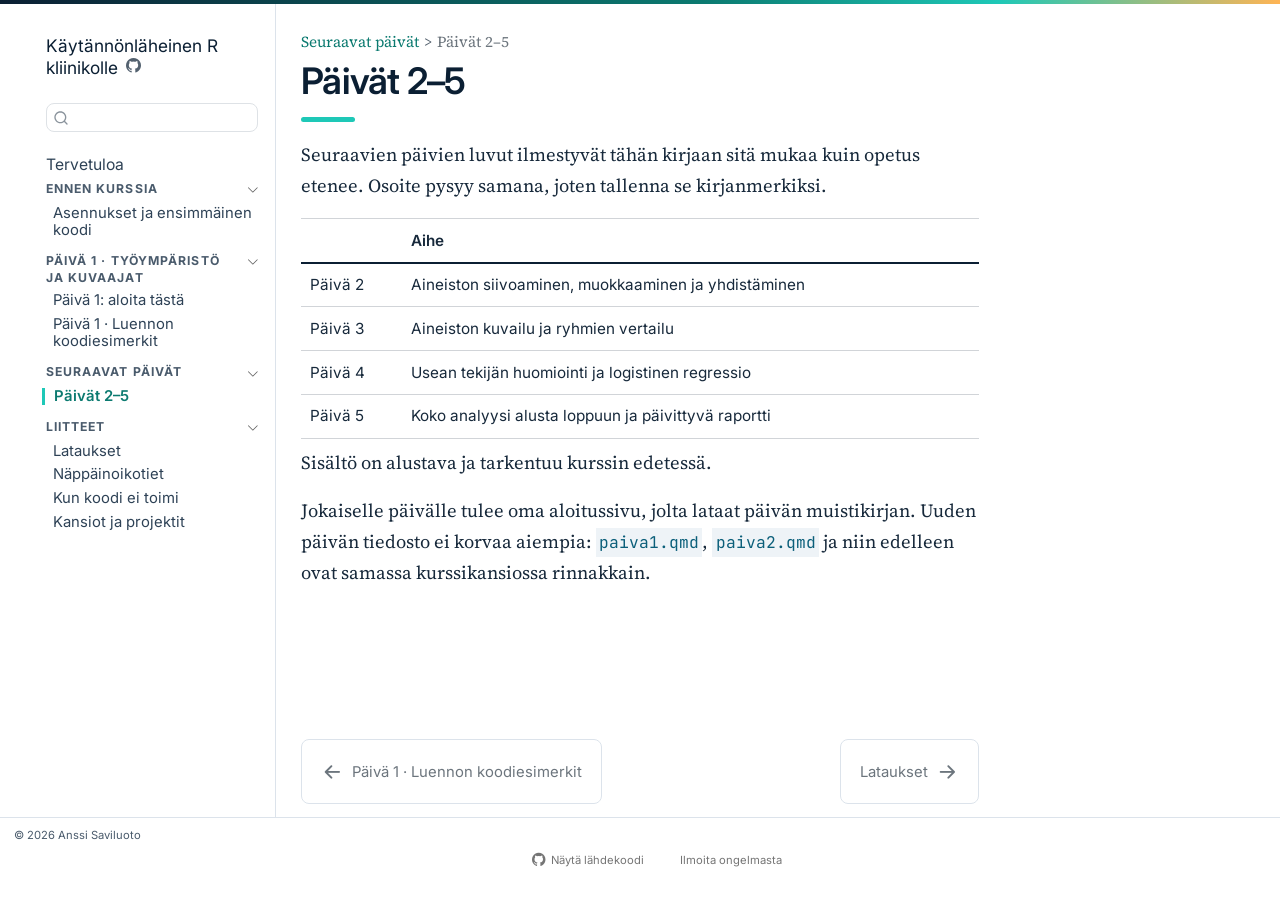
<file: docs/tulossa.html>
<!DOCTYPE html>
<html xmlns="http://www.w3.org/1999/xhtml" lang="fi" xml:lang="fi"><head>

<meta charset="utf-8">
<meta name="generator" content="quarto-1.8.27">

<meta name="viewport" content="width=device-width, initial-scale=1.0, user-scalable=yes">


<title>Päivät 2–5 – Käytännönläheinen R kliinikolle</title>
<style>
code{white-space: pre-wrap;}
span.smallcaps{font-variant: small-caps;}
div.columns{display: flex; gap: min(4vw, 1.5em);}
div.column{flex: auto; overflow-x: auto;}
div.hanging-indent{margin-left: 1.5em; text-indent: -1.5em;}
ul.task-list{list-style: none;}
ul.task-list li input[type="checkbox"] {
  width: 0.8em;
  margin: 0 0.8em 0.2em -1em; /* quarto-specific, see https://github.com/quarto-dev/quarto-cli/issues/4556 */ 
  vertical-align: middle;
}
</style>


<script src="site_libs/quarto-nav/quarto-nav.js"></script>
<script src="site_libs/quarto-nav/headroom.min.js"></script>
<script src="site_libs/clipboard/clipboard.min.js"></script>
<script src="site_libs/quarto-search/autocomplete.umd.js"></script>
<script src="site_libs/quarto-search/fuse.min.js"></script>
<script src="site_libs/quarto-search/quarto-search.js"></script>
<meta name="quarto:offset" content="./">
<link href="./lataukset.html" rel="next">
<link href="./paiva1/koodiesimerkit.html" rel="prev">
<script src="site_libs/quarto-html/quarto.js" type="module"></script>
<script src="site_libs/quarto-html/tabsets/tabsets.js" type="module"></script>
<script src="site_libs/quarto-html/axe/axe-check.js" type="module"></script>
<script src="site_libs/quarto-html/popper.min.js"></script>
<script src="site_libs/quarto-html/tippy.umd.min.js"></script>
<script src="site_libs/quarto-html/anchor.min.js"></script>
<link href="site_libs/quarto-html/tippy.css" rel="stylesheet">
<link href="site_libs/quarto-html/quarto-syntax-highlighting-8903823511f73cebfa7300b99f59be8b.css" rel="stylesheet" id="quarto-text-highlighting-styles">
<script src="site_libs/bootstrap/bootstrap.min.js"></script>
<link href="site_libs/bootstrap/bootstrap-icons.css" rel="stylesheet">
<link href="site_libs/bootstrap/bootstrap-1c8689f1ea38c4ca3e8418c691fad42e.min.css" rel="stylesheet" append-hash="true" id="quarto-bootstrap" data-mode="light">
<script id="quarto-search-options" type="application/json">{
  "location": "sidebar",
  "copy-button": false,
  "collapse-after": 3,
  "panel-placement": "start",
  "type": "textbox",
  "limit": 50,
  "keyboard-shortcut": [
    "f",
    "/",
    "s"
  ],
  "show-item-context": false,
  "language": {
    "search-no-results-text": "Ei tuloksia",
    "search-matching-documents-text": "tulokset",
    "search-copy-link-title": "Kopioi linkki hakuun",
    "search-hide-matches-text": "Piilota loput tulokset",
    "search-more-match-text": "tulos tässä dokumentissa",
    "search-more-matches-text": "tulosta tässä dokumentissa",
    "search-clear-button-title": "Tyhjennä",
    "search-text-placeholder": "",
    "search-detached-cancel-button-title": "Peruuta",
    "search-submit-button-title": "Lähetä",
    "search-label": "Hae"
  }
}</script>


</head>

<body class="nav-sidebar floating quarto-light">

<div id="quarto-search-results"></div>
  <header id="quarto-header" class="headroom fixed-top">
  <nav class="quarto-secondary-nav">
    <div class="container-fluid d-flex">
      <button type="button" class="quarto-btn-toggle btn" data-bs-toggle="collapse" role="button" data-bs-target=".quarto-sidebar-collapse-item" aria-controls="quarto-sidebar" aria-expanded="false" aria-label="Vaihda sivupalkki" onclick="if (window.quartoToggleHeadroom) { window.quartoToggleHeadroom(); }">
        <i class="bi bi-layout-text-sidebar-reverse"></i>
      </button>
        <nav class="quarto-page-breadcrumbs" aria-label="breadcrumb"><ol class="breadcrumb"><li class="breadcrumb-item"><a href="./tulossa.html">Seuraavat päivät</a></li><li class="breadcrumb-item"><a href="./tulossa.html"><span class="chapter-title">Päivät 2–5</span></a></li></ol></nav>
        <a class="flex-grow-1" role="navigation" data-bs-toggle="collapse" data-bs-target=".quarto-sidebar-collapse-item" aria-controls="quarto-sidebar" aria-expanded="false" aria-label="Vaihda sivupalkki" onclick="if (window.quartoToggleHeadroom) { window.quartoToggleHeadroom(); }">      
        </a>
      <button type="button" class="btn quarto-search-button" aria-label="Hae" onclick="window.quartoOpenSearch();">
        <i class="bi bi-search"></i>
      </button>
    </div>
  </nav>
</header>
<!-- content -->
<div id="quarto-content" class="quarto-container page-columns page-rows-contents page-layout-article">
<!-- sidebar -->
  <nav id="quarto-sidebar" class="sidebar collapse collapse-horizontal quarto-sidebar-collapse-item sidebar-navigation floating overflow-auto">
    <div class="pt-lg-2 mt-2 text-left sidebar-header">
    <div class="sidebar-title mb-0 py-0">
      <a href="./">Käytännönläheinen R kliinikolle</a> 
        <div class="sidebar-tools-main">
    <a href="https://github.com/finnemakatemia/r-kurssi" title="Lähdekoodi" class="quarto-navigation-tool px-1" aria-label="Lähdekoodi"><i class="bi bi-github"></i></a>
</div>
    </div>
      </div>
        <div class="mt-2 flex-shrink-0 align-items-center">
        <div class="sidebar-search">
        <div id="quarto-search" class="" title="Hae"></div>
        </div>
        </div>
    <div class="sidebar-menu-container"> 
    <ul class="list-unstyled mt-1">
        <li class="sidebar-item">
  <div class="sidebar-item-container"> 
  <a href="./index.html" class="sidebar-item-text sidebar-link">
 <span class="menu-text">Tervetuloa</span></a>
  </div>
</li>
        <li class="sidebar-item sidebar-item-section">
      <div class="sidebar-item-container"> 
            <a class="sidebar-item-text sidebar-link text-start" data-bs-toggle="collapse" data-bs-target="#quarto-sidebar-section-1" role="navigation" aria-expanded="true">
 <span class="menu-text">Ennen kurssia</span></a>
          <a class="sidebar-item-toggle text-start" data-bs-toggle="collapse" data-bs-target="#quarto-sidebar-section-1" role="navigation" aria-expanded="true" aria-label="Vaihda osio">
            <i class="bi bi-chevron-right ms-2"></i>
          </a> 
      </div>
      <ul id="quarto-sidebar-section-1" class="collapse list-unstyled sidebar-section depth1 show">  
          <li class="sidebar-item">
  <div class="sidebar-item-container"> 
  <a href="./ennen-kurssia.html" class="sidebar-item-text sidebar-link"><span class="chapter-title">Asennukset ja ensimmäinen koodi</span></a>
  </div>
</li>
      </ul>
  </li>
        <li class="sidebar-item sidebar-item-section">
      <div class="sidebar-item-container"> 
            <a class="sidebar-item-text sidebar-link text-start" data-bs-toggle="collapse" data-bs-target="#quarto-sidebar-section-2" role="navigation" aria-expanded="true">
 <span class="menu-text">Päivä 1 · Työympäristö ja kuvaajat</span></a>
          <a class="sidebar-item-toggle text-start" data-bs-toggle="collapse" data-bs-target="#quarto-sidebar-section-2" role="navigation" aria-expanded="true" aria-label="Vaihda osio">
            <i class="bi bi-chevron-right ms-2"></i>
          </a> 
      </div>
      <ul id="quarto-sidebar-section-2" class="collapse list-unstyled sidebar-section depth1 show">  
          <li class="sidebar-item">
  <div class="sidebar-item-container"> 
  <a href="./paiva1/index.html" class="sidebar-item-text sidebar-link"><span class="chapter-title">Päivä 1: aloita tästä</span></a>
  </div>
</li>
          <li class="sidebar-item">
  <div class="sidebar-item-container"> 
  <a href="./paiva1/koodiesimerkit.html" class="sidebar-item-text sidebar-link"><span class="chapter-title">Päivä 1 · Luennon koodiesimerkit</span></a>
  </div>
</li>
      </ul>
  </li>
        <li class="sidebar-item sidebar-item-section">
      <div class="sidebar-item-container"> 
            <a class="sidebar-item-text sidebar-link text-start" data-bs-toggle="collapse" data-bs-target="#quarto-sidebar-section-3" role="navigation" aria-expanded="true">
 <span class="menu-text">Seuraavat päivät</span></a>
          <a class="sidebar-item-toggle text-start" data-bs-toggle="collapse" data-bs-target="#quarto-sidebar-section-3" role="navigation" aria-expanded="true" aria-label="Vaihda osio">
            <i class="bi bi-chevron-right ms-2"></i>
          </a> 
      </div>
      <ul id="quarto-sidebar-section-3" class="collapse list-unstyled sidebar-section depth1 show">  
          <li class="sidebar-item">
  <div class="sidebar-item-container"> 
  <a href="./tulossa.html" class="sidebar-item-text sidebar-link active"><span class="chapter-title">Päivät 2–5</span></a>
  </div>
</li>
      </ul>
  </li>
        <li class="sidebar-item sidebar-item-section">
      <div class="sidebar-item-container"> 
            <a class="sidebar-item-text sidebar-link text-start" data-bs-toggle="collapse" data-bs-target="#quarto-sidebar-section-4" role="navigation" aria-expanded="true">
 <span class="menu-text">Liitteet</span></a>
          <a class="sidebar-item-toggle text-start" data-bs-toggle="collapse" data-bs-target="#quarto-sidebar-section-4" role="navigation" aria-expanded="true" aria-label="Vaihda osio">
            <i class="bi bi-chevron-right ms-2"></i>
          </a> 
      </div>
      <ul id="quarto-sidebar-section-4" class="collapse list-unstyled sidebar-section depth1 show">  
          <li class="sidebar-item">
  <div class="sidebar-item-container"> 
  <a href="./lataukset.html" class="sidebar-item-text sidebar-link"><span class="chapter-title">Lataukset</span></a>
  </div>
</li>
          <li class="sidebar-item">
  <div class="sidebar-item-container"> 
  <a href="./liitteet/nappaimet.html" class="sidebar-item-text sidebar-link"><span class="chapter-title">Näppäinoikotiet</span></a>
  </div>
</li>
          <li class="sidebar-item">
  <div class="sidebar-item-container"> 
  <a href="./liitteet/virheet.html" class="sidebar-item-text sidebar-link"><span class="chapter-title">Kun koodi ei toimi</span></a>
  </div>
</li>
          <li class="sidebar-item">
  <div class="sidebar-item-container"> 
  <a href="./liitteet/projektit.html" class="sidebar-item-text sidebar-link"><span class="chapter-title">Kansiot ja projektit</span></a>
  </div>
</li>
      </ul>
  </li>
    </ul>
    </div>
</nav>
<div id="quarto-sidebar-glass" class="quarto-sidebar-collapse-item" data-bs-toggle="collapse" data-bs-target=".quarto-sidebar-collapse-item"></div>
<!-- margin-sidebar -->
    <div id="quarto-margin-sidebar" class="sidebar margin-sidebar zindex-bottom">
        
    </div>
<!-- main -->
<main class="content" id="quarto-document-content">

<header id="title-block-header" class="quarto-title-block default"><nav class="quarto-page-breadcrumbs quarto-title-breadcrumbs d-none d-lg-block" aria-label="breadcrumb"><ol class="breadcrumb"><li class="breadcrumb-item"><a href="./tulossa.html">Seuraavat päivät</a></li><li class="breadcrumb-item"><a href="./tulossa.html"><span class="chapter-title">Päivät 2–5</span></a></li></ol></nav>
<div class="quarto-title">
<h1 class="title"><span id="tulossa" class="quarto-section-identifier"><span class="chapter-title">Päivät 2–5</span></span></h1>
</div>



<div class="quarto-title-meta">

    
  
    
  </div>
  


</header>


<p>Seuraavien päivien luvut ilmestyvät tähän kirjaan sitä mukaa kuin opetus etenee. Osoite pysyy samana, joten tallenna se kirjanmerkiksi.</p>
<table class="caption-top table">
<thead>
<tr class="header">
<th></th>
<th>Aihe</th>
</tr>
</thead>
<tbody>
<tr class="odd">
<td>Päivä 2</td>
<td>Aineiston siivoaminen, muokkaaminen ja yhdistäminen</td>
</tr>
<tr class="even">
<td>Päivä 3</td>
<td>Aineiston kuvailu ja ryhmien vertailu</td>
</tr>
<tr class="odd">
<td>Päivä 4</td>
<td>Usean tekijän huomiointi ja logistinen regressio</td>
</tr>
<tr class="even">
<td>Päivä 5</td>
<td>Koko analyysi alusta loppuun ja päivittyvä raportti</td>
</tr>
</tbody>
</table>
<p>Sisältö on alustava ja tarkentuu kurssin edetessä.</p>
<p>Jokaiselle päivälle tulee oma aloitussivu, jolta lataat päivän muistikirjan. Uuden päivän tiedosto ei korvaa aiempia: <code>paiva1.qmd</code>, <code>paiva2.qmd</code> ja niin edelleen ovat samassa kurssikansiossa rinnakkain.</p>
<!-- Luotu automaattisesti kirjan lähteistä. Muutokset tehdään lähdetiedostoon. -->



</main> <!-- /main -->
<script id="quarto-html-after-body" type="application/javascript">
  window.document.addEventListener("DOMContentLoaded", function (event) {
    const icon = "";
    const anchorJS = new window.AnchorJS();
    anchorJS.options = {
      placement: 'right',
      icon: icon
    };
    anchorJS.add('.anchored');
    const isCodeAnnotation = (el) => {
      for (const clz of el.classList) {
        if (clz.startsWith('code-annotation-')) {                     
          return true;
        }
      }
      return false;
    }
    const onCopySuccess = function(e) {
      // button target
      const button = e.trigger;
      // don't keep focus
      button.blur();
      // flash "checked"
      button.classList.add('code-copy-button-checked');
      var currentTitle = button.getAttribute("title");
      button.setAttribute("title", "Kopioitu!");
      let tooltip;
      if (window.bootstrap) {
        button.setAttribute("data-bs-toggle", "tooltip");
        button.setAttribute("data-bs-placement", "left");
        button.setAttribute("data-bs-title", "Kopioitu!");
        tooltip = new bootstrap.Tooltip(button, 
          { trigger: "manual", 
            customClass: "code-copy-button-tooltip",
            offset: [0, -8]});
        tooltip.show();    
      }
      setTimeout(function() {
        if (tooltip) {
          tooltip.hide();
          button.removeAttribute("data-bs-title");
          button.removeAttribute("data-bs-toggle");
          button.removeAttribute("data-bs-placement");
        }
        button.setAttribute("title", currentTitle);
        button.classList.remove('code-copy-button-checked');
      }, 1000);
      // clear code selection
      e.clearSelection();
    }
    const getTextToCopy = function(trigger) {
      const outerScaffold = trigger.parentElement.cloneNode(true);
      const codeEl = outerScaffold.querySelector('code');
      for (const childEl of codeEl.children) {
        if (isCodeAnnotation(childEl)) {
          childEl.remove();
        }
      }
      return codeEl.innerText;
    }
    const clipboard = new window.ClipboardJS('.code-copy-button:not([data-in-quarto-modal])', {
      text: getTextToCopy
    });
    clipboard.on('success', onCopySuccess);
    if (window.document.getElementById('quarto-embedded-source-code-modal')) {
      const clipboardModal = new window.ClipboardJS('.code-copy-button[data-in-quarto-modal]', {
        text: getTextToCopy,
        container: window.document.getElementById('quarto-embedded-source-code-modal')
      });
      clipboardModal.on('success', onCopySuccess);
    }
      var localhostRegex = new RegExp(/^(?:http|https):\/\/localhost\:?[0-9]*\//);
      var mailtoRegex = new RegExp(/^mailto:/);
        var filterRegex = new RegExp("https:\/\/rkurssi\.anssisaviluoto\.com\/");
      var isInternal = (href) => {
          return filterRegex.test(href) || localhostRegex.test(href) || mailtoRegex.test(href);
      }
      // Inspect non-navigation links and adorn them if external
     var links = window.document.querySelectorAll('a[href]:not(.nav-link):not(.navbar-brand):not(.toc-action):not(.sidebar-link):not(.sidebar-item-toggle):not(.pagination-link):not(.no-external):not([aria-hidden]):not(.dropdown-item):not(.quarto-navigation-tool):not(.about-link)');
      for (var i=0; i<links.length; i++) {
        const link = links[i];
        if (!isInternal(link.href)) {
          // undo the damage that might have been done by quarto-nav.js in the case of
          // links that we want to consider external
          if (link.dataset.originalHref !== undefined) {
            link.href = link.dataset.originalHref;
          }
            // target, if specified
            link.setAttribute("target", "_blank");
            if (link.getAttribute("rel") === null) {
              link.setAttribute("rel", "noopener");
            }
        }
      }
    function tippyHover(el, contentFn, onTriggerFn, onUntriggerFn) {
      const config = {
        allowHTML: true,
        maxWidth: 500,
        delay: 100,
        arrow: false,
        appendTo: function(el) {
            return el.parentElement;
        },
        interactive: true,
        interactiveBorder: 10,
        theme: 'quarto',
        placement: 'bottom-start',
      };
      if (contentFn) {
        config.content = contentFn;
      }
      if (onTriggerFn) {
        config.onTrigger = onTriggerFn;
      }
      if (onUntriggerFn) {
        config.onUntrigger = onUntriggerFn;
      }
      window.tippy(el, config); 
    }
    const noterefs = window.document.querySelectorAll('a[role="doc-noteref"]');
    for (var i=0; i<noterefs.length; i++) {
      const ref = noterefs[i];
      tippyHover(ref, function() {
        // use id or data attribute instead here
        let href = ref.getAttribute('data-footnote-href') || ref.getAttribute('href');
        try { href = new URL(href).hash; } catch {}
        const id = href.replace(/^#\/?/, "");
        const note = window.document.getElementById(id);
        if (note) {
          return note.innerHTML;
        } else {
          return "";
        }
      });
    }
    const xrefs = window.document.querySelectorAll('a.quarto-xref');
    const processXRef = (id, note) => {
      // Strip column container classes
      const stripColumnClz = (el) => {
        el.classList.remove("page-full", "page-columns");
        if (el.children) {
          for (const child of el.children) {
            stripColumnClz(child);
          }
        }
      }
      stripColumnClz(note)
      if (id === null || id.startsWith('sec-')) {
        // Special case sections, only their first couple elements
        const container = document.createElement("div");
        if (note.children && note.children.length > 2) {
          container.appendChild(note.children[0].cloneNode(true));
          for (let i = 1; i < note.children.length; i++) {
            const child = note.children[i];
            if (child.tagName === "P" && child.innerText === "") {
              continue;
            } else {
              container.appendChild(child.cloneNode(true));
              break;
            }
          }
          if (window.Quarto?.typesetMath) {
            window.Quarto.typesetMath(container);
          }
          return container.innerHTML
        } else {
          if (window.Quarto?.typesetMath) {
            window.Quarto.typesetMath(note);
          }
          return note.innerHTML;
        }
      } else {
        // Remove any anchor links if they are present
        const anchorLink = note.querySelector('a.anchorjs-link');
        if (anchorLink) {
          anchorLink.remove();
        }
        if (window.Quarto?.typesetMath) {
          window.Quarto.typesetMath(note);
        }
        if (note.classList.contains("callout")) {
          return note.outerHTML;
        } else {
          return note.innerHTML;
        }
      }
    }
    for (var i=0; i<xrefs.length; i++) {
      const xref = xrefs[i];
      tippyHover(xref, undefined, function(instance) {
        instance.disable();
        let url = xref.getAttribute('href');
        let hash = undefined; 
        if (url.startsWith('#')) {
          hash = url;
        } else {
          try { hash = new URL(url).hash; } catch {}
        }
        if (hash) {
          const id = hash.replace(/^#\/?/, "");
          const note = window.document.getElementById(id);
          if (note !== null) {
            try {
              const html = processXRef(id, note.cloneNode(true));
              instance.setContent(html);
            } finally {
              instance.enable();
              instance.show();
            }
          } else {
            // See if we can fetch this
            fetch(url.split('#')[0])
            .then(res => res.text())
            .then(html => {
              const parser = new DOMParser();
              const htmlDoc = parser.parseFromString(html, "text/html");
              const note = htmlDoc.getElementById(id);
              if (note !== null) {
                const html = processXRef(id, note);
                instance.setContent(html);
              } 
            }).finally(() => {
              instance.enable();
              instance.show();
            });
          }
        } else {
          // See if we can fetch a full url (with no hash to target)
          // This is a special case and we should probably do some content thinning / targeting
          fetch(url)
          .then(res => res.text())
          .then(html => {
            const parser = new DOMParser();
            const htmlDoc = parser.parseFromString(html, "text/html");
            const note = htmlDoc.querySelector('main.content');
            if (note !== null) {
              // This should only happen for chapter cross references
              // (since there is no id in the URL)
              // remove the first header
              if (note.children.length > 0 && note.children[0].tagName === "HEADER") {
                note.children[0].remove();
              }
              const html = processXRef(null, note);
              instance.setContent(html);
            } 
          }).finally(() => {
            instance.enable();
            instance.show();
          });
        }
      }, function(instance) {
      });
    }
        let selectedAnnoteEl;
        const selectorForAnnotation = ( cell, annotation) => {
          let cellAttr = 'data-code-cell="' + cell + '"';
          let lineAttr = 'data-code-annotation="' +  annotation + '"';
          const selector = 'span[' + cellAttr + '][' + lineAttr + ']';
          return selector;
        }
        const selectCodeLines = (annoteEl) => {
          const doc = window.document;
          const targetCell = annoteEl.getAttribute("data-target-cell");
          const targetAnnotation = annoteEl.getAttribute("data-target-annotation");
          const annoteSpan = window.document.querySelector(selectorForAnnotation(targetCell, targetAnnotation));
          const lines = annoteSpan.getAttribute("data-code-lines").split(",");
          const lineIds = lines.map((line) => {
            return targetCell + "-" + line;
          })
          let top = null;
          let height = null;
          let parent = null;
          if (lineIds.length > 0) {
              //compute the position of the single el (top and bottom and make a div)
              const el = window.document.getElementById(lineIds[0]);
              top = el.offsetTop;
              height = el.offsetHeight;
              parent = el.parentElement.parentElement;
            if (lineIds.length > 1) {
              const lastEl = window.document.getElementById(lineIds[lineIds.length - 1]);
              const bottom = lastEl.offsetTop + lastEl.offsetHeight;
              height = bottom - top;
            }
            if (top !== null && height !== null && parent !== null) {
              // cook up a div (if necessary) and position it 
              let div = window.document.getElementById("code-annotation-line-highlight");
              if (div === null) {
                div = window.document.createElement("div");
                div.setAttribute("id", "code-annotation-line-highlight");
                div.style.position = 'absolute';
                parent.appendChild(div);
              }
              div.style.top = top - 2 + "px";
              div.style.height = height + 4 + "px";
              div.style.left = 0;
              let gutterDiv = window.document.getElementById("code-annotation-line-highlight-gutter");
              if (gutterDiv === null) {
                gutterDiv = window.document.createElement("div");
                gutterDiv.setAttribute("id", "code-annotation-line-highlight-gutter");
                gutterDiv.style.position = 'absolute';
                const codeCell = window.document.getElementById(targetCell);
                const gutter = codeCell.querySelector('.code-annotation-gutter');
                gutter.appendChild(gutterDiv);
              }
              gutterDiv.style.top = top - 2 + "px";
              gutterDiv.style.height = height + 4 + "px";
            }
            selectedAnnoteEl = annoteEl;
          }
        };
        const unselectCodeLines = () => {
          const elementsIds = ["code-annotation-line-highlight", "code-annotation-line-highlight-gutter"];
          elementsIds.forEach((elId) => {
            const div = window.document.getElementById(elId);
            if (div) {
              div.remove();
            }
          });
          selectedAnnoteEl = undefined;
        };
          // Handle positioning of the toggle
      window.addEventListener(
        "resize",
        throttle(() => {
          elRect = undefined;
          if (selectedAnnoteEl) {
            selectCodeLines(selectedAnnoteEl);
          }
        }, 10)
      );
      function throttle(fn, ms) {
      let throttle = false;
      let timer;
        return (...args) => {
          if(!throttle) { // first call gets through
              fn.apply(this, args);
              throttle = true;
          } else { // all the others get throttled
              if(timer) clearTimeout(timer); // cancel #2
              timer = setTimeout(() => {
                fn.apply(this, args);
                timer = throttle = false;
              }, ms);
          }
        };
      }
        // Attach click handler to the DT
        const annoteDls = window.document.querySelectorAll('dt[data-target-cell]');
        for (const annoteDlNode of annoteDls) {
          annoteDlNode.addEventListener('click', (event) => {
            const clickedEl = event.target;
            if (clickedEl !== selectedAnnoteEl) {
              unselectCodeLines();
              const activeEl = window.document.querySelector('dt[data-target-cell].code-annotation-active');
              if (activeEl) {
                activeEl.classList.remove('code-annotation-active');
              }
              selectCodeLines(clickedEl);
              clickedEl.classList.add('code-annotation-active');
            } else {
              // Unselect the line
              unselectCodeLines();
              clickedEl.classList.remove('code-annotation-active');
            }
          });
        }
    const findCites = (el) => {
      const parentEl = el.parentElement;
      if (parentEl) {
        const cites = parentEl.dataset.cites;
        if (cites) {
          return {
            el,
            cites: cites.split(' ')
          };
        } else {
          return findCites(el.parentElement)
        }
      } else {
        return undefined;
      }
    };
    var bibliorefs = window.document.querySelectorAll('a[role="doc-biblioref"]');
    for (var i=0; i<bibliorefs.length; i++) {
      const ref = bibliorefs[i];
      const citeInfo = findCites(ref);
      if (citeInfo) {
        tippyHover(citeInfo.el, function() {
          var popup = window.document.createElement('div');
          citeInfo.cites.forEach(function(cite) {
            var citeDiv = window.document.createElement('div');
            citeDiv.classList.add('hanging-indent');
            citeDiv.classList.add('csl-entry');
            var biblioDiv = window.document.getElementById('ref-' + cite);
            if (biblioDiv) {
              citeDiv.innerHTML = biblioDiv.innerHTML;
            }
            popup.appendChild(citeDiv);
          });
          return popup.innerHTML;
        });
      }
    }
  });
  </script>
<nav class="page-navigation">
  <div class="nav-page nav-page-previous">
      <a href="./paiva1/koodiesimerkit.html" class="pagination-link" aria-label="Päivä 1 · Luennon koodiesimerkit">
        <i class="bi bi-arrow-left-short"></i> <span class="nav-page-text"><span class="chapter-title">Päivä 1 · Luennon koodiesimerkit</span></span>
      </a>          
  </div>
  <div class="nav-page nav-page-next">
      <a href="./lataukset.html" class="pagination-link" aria-label="Lataukset">
        <span class="nav-page-text"><span class="chapter-title">Lataukset</span></span> <i class="bi bi-arrow-right-short"></i>
      </a>
  </div>
</nav>
</div> <!-- /content -->
<footer class="footer">
  <div class="nav-footer">
    <div class="nav-footer-left">
<p>© 2026 Anssi Saviluoto</p>
</div>   
    <div class="nav-footer-center">
      &nbsp;
    <div class="toc-actions"><ul><li><a href="https://github.com/finnemakatemia/r-kurssi/blob/main/tulossa.qmd" class="toc-action"><i class="bi bi-github"></i>Näytä lähdekoodi</a></li><li><a href="https://github.com/finnemakatemia/r-kurssi/issues/new" class="toc-action"><i class="bi empty"></i>Ilmoita ongelmasta</a></li></ul></div></div>
    <div class="nav-footer-right">
      &nbsp;
    </div>
  </div>
</footer>




</body></html>
</file>
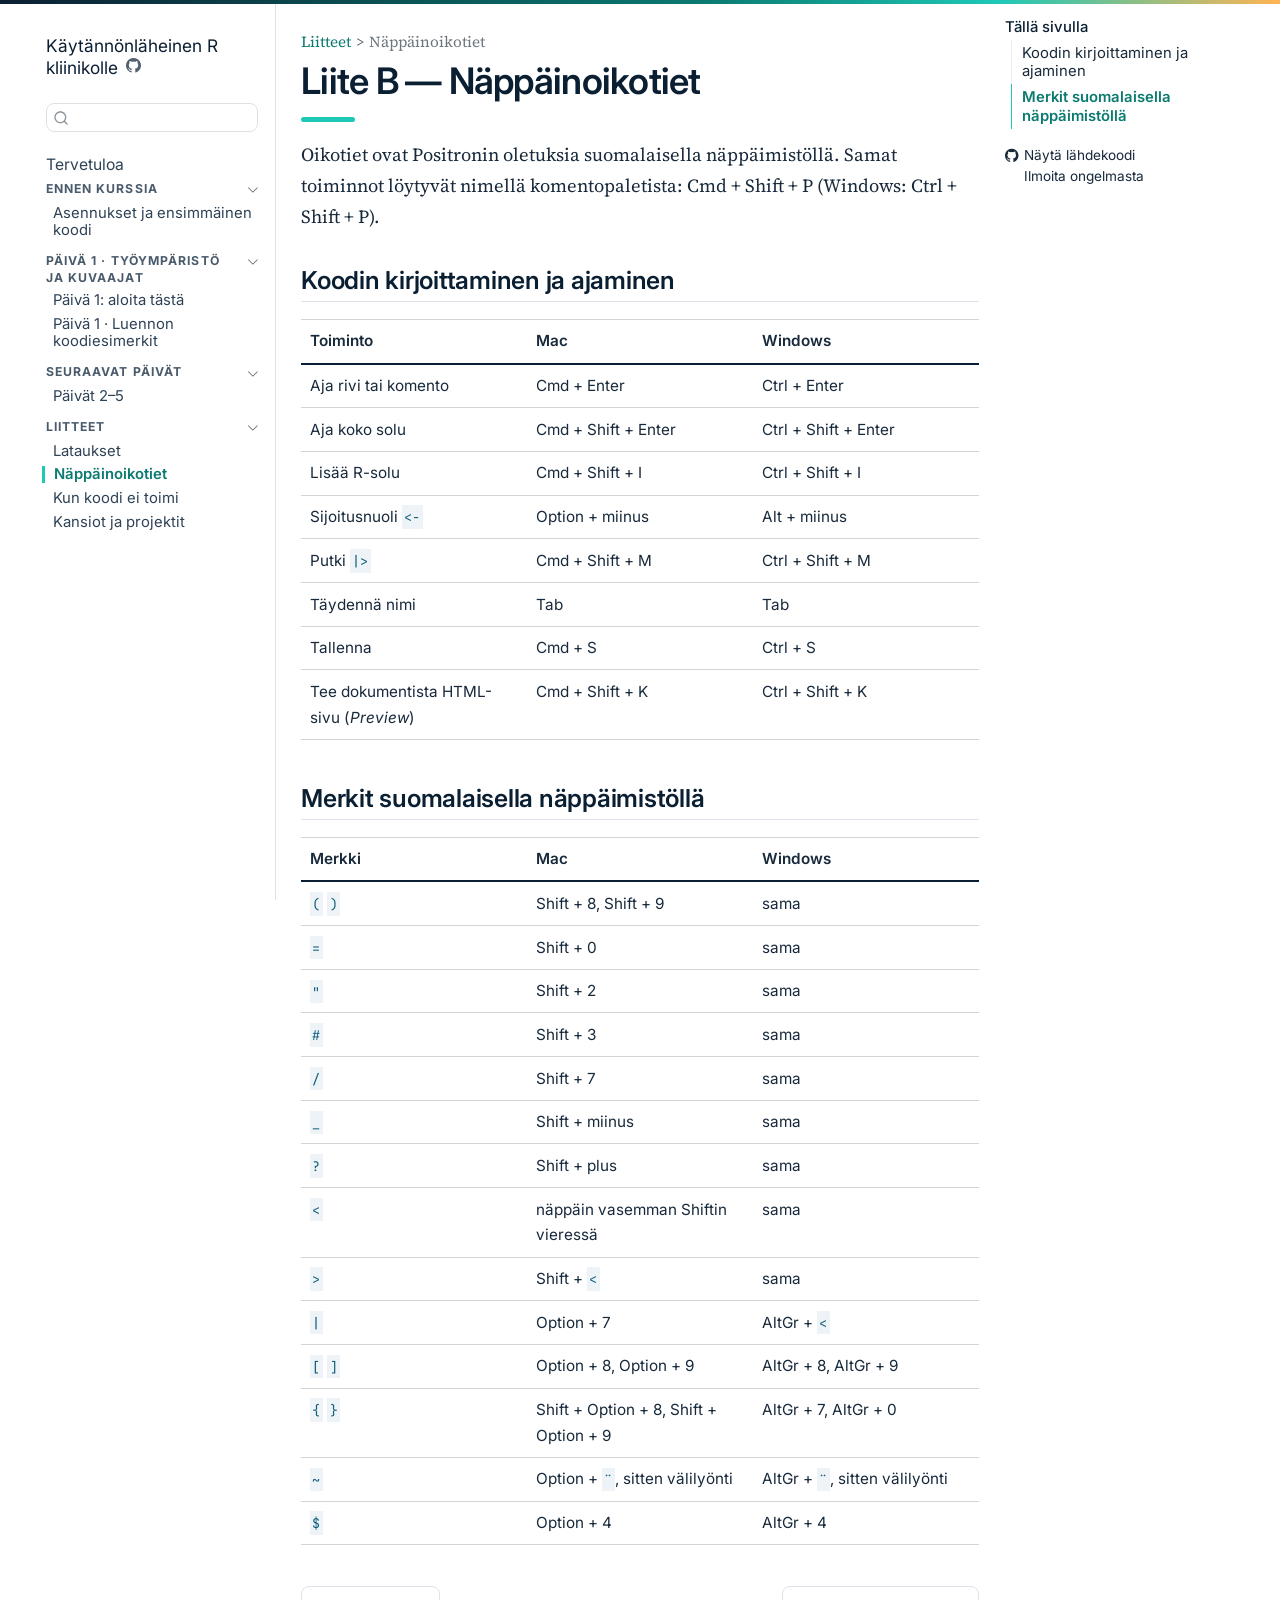
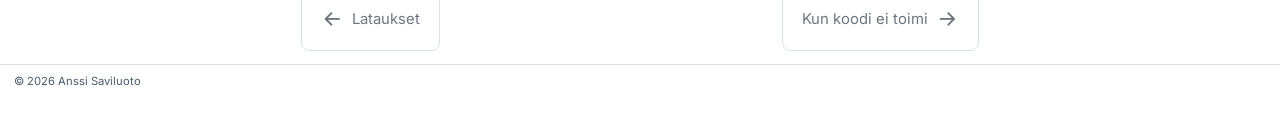
<file: docs/liitteet/nappaimet.html>
<!DOCTYPE html>
<html xmlns="http://www.w3.org/1999/xhtml" lang="fi" xml:lang="fi"><head>

<meta charset="utf-8">
<meta name="generator" content="quarto-1.8.27">

<meta name="viewport" content="width=device-width, initial-scale=1.0, user-scalable=yes">


<title>Liite B — Näppäinoikotiet – Käytännönläheinen R kliinikolle</title>
<style>
code{white-space: pre-wrap;}
span.smallcaps{font-variant: small-caps;}
div.columns{display: flex; gap: min(4vw, 1.5em);}
div.column{flex: auto; overflow-x: auto;}
div.hanging-indent{margin-left: 1.5em; text-indent: -1.5em;}
ul.task-list{list-style: none;}
ul.task-list li input[type="checkbox"] {
  width: 0.8em;
  margin: 0 0.8em 0.2em -1em; /* quarto-specific, see https://github.com/quarto-dev/quarto-cli/issues/4556 */ 
  vertical-align: middle;
}
</style>


<script src="../site_libs/quarto-nav/quarto-nav.js"></script>
<script src="../site_libs/quarto-nav/headroom.min.js"></script>
<script src="../site_libs/clipboard/clipboard.min.js"></script>
<script src="../site_libs/quarto-search/autocomplete.umd.js"></script>
<script src="../site_libs/quarto-search/fuse.min.js"></script>
<script src="../site_libs/quarto-search/quarto-search.js"></script>
<meta name="quarto:offset" content="../">
<link href="../liitteet/virheet.html" rel="next">
<link href="../lataukset.html" rel="prev">
<script src="../site_libs/quarto-html/quarto.js" type="module"></script>
<script src="../site_libs/quarto-html/tabsets/tabsets.js" type="module"></script>
<script src="../site_libs/quarto-html/axe/axe-check.js" type="module"></script>
<script src="../site_libs/quarto-html/popper.min.js"></script>
<script src="../site_libs/quarto-html/tippy.umd.min.js"></script>
<script src="../site_libs/quarto-html/anchor.min.js"></script>
<link href="../site_libs/quarto-html/tippy.css" rel="stylesheet">
<link href="../site_libs/quarto-html/quarto-syntax-highlighting-8903823511f73cebfa7300b99f59be8b.css" rel="stylesheet" id="quarto-text-highlighting-styles">
<script src="../site_libs/bootstrap/bootstrap.min.js"></script>
<link href="../site_libs/bootstrap/bootstrap-icons.css" rel="stylesheet">
<link href="../site_libs/bootstrap/bootstrap-1c8689f1ea38c4ca3e8418c691fad42e.min.css" rel="stylesheet" append-hash="true" id="quarto-bootstrap" data-mode="light">
<script id="quarto-search-options" type="application/json">{
  "location": "sidebar",
  "copy-button": false,
  "collapse-after": 3,
  "panel-placement": "start",
  "type": "textbox",
  "limit": 50,
  "keyboard-shortcut": [
    "f",
    "/",
    "s"
  ],
  "show-item-context": false,
  "language": {
    "search-no-results-text": "Ei tuloksia",
    "search-matching-documents-text": "tulokset",
    "search-copy-link-title": "Kopioi linkki hakuun",
    "search-hide-matches-text": "Piilota loput tulokset",
    "search-more-match-text": "tulos tässä dokumentissa",
    "search-more-matches-text": "tulosta tässä dokumentissa",
    "search-clear-button-title": "Tyhjennä",
    "search-text-placeholder": "",
    "search-detached-cancel-button-title": "Peruuta",
    "search-submit-button-title": "Lähetä",
    "search-label": "Hae"
  }
}</script>


</head>

<body class="nav-sidebar floating quarto-light">

<div id="quarto-search-results"></div>
  <header id="quarto-header" class="headroom fixed-top">
  <nav class="quarto-secondary-nav">
    <div class="container-fluid d-flex">
      <button type="button" class="quarto-btn-toggle btn" data-bs-toggle="collapse" role="button" data-bs-target=".quarto-sidebar-collapse-item" aria-controls="quarto-sidebar" aria-expanded="false" aria-label="Vaihda sivupalkki" onclick="if (window.quartoToggleHeadroom) { window.quartoToggleHeadroom(); }">
        <i class="bi bi-layout-text-sidebar-reverse"></i>
      </button>
        <nav class="quarto-page-breadcrumbs" aria-label="breadcrumb"><ol class="breadcrumb"><li class="breadcrumb-item"><a href="../lataukset.html">Liitteet</a></li><li class="breadcrumb-item"><a href="../liitteet/nappaimet.html"><span class="chapter-title">Näppäinoikotiet</span></a></li></ol></nav>
        <a class="flex-grow-1" role="navigation" data-bs-toggle="collapse" data-bs-target=".quarto-sidebar-collapse-item" aria-controls="quarto-sidebar" aria-expanded="false" aria-label="Vaihda sivupalkki" onclick="if (window.quartoToggleHeadroom) { window.quartoToggleHeadroom(); }">      
        </a>
      <button type="button" class="btn quarto-search-button" aria-label="Hae" onclick="window.quartoOpenSearch();">
        <i class="bi bi-search"></i>
      </button>
    </div>
  </nav>
</header>
<!-- content -->
<div id="quarto-content" class="quarto-container page-columns page-rows-contents page-layout-article">
<!-- sidebar -->
  <nav id="quarto-sidebar" class="sidebar collapse collapse-horizontal quarto-sidebar-collapse-item sidebar-navigation floating overflow-auto">
    <div class="pt-lg-2 mt-2 text-left sidebar-header">
    <div class="sidebar-title mb-0 py-0">
      <a href="../">Käytännönläheinen R kliinikolle</a> 
        <div class="sidebar-tools-main">
    <a href="https://github.com/finnemakatemia/r-kurssi" title="Lähdekoodi" class="quarto-navigation-tool px-1" aria-label="Lähdekoodi"><i class="bi bi-github"></i></a>
</div>
    </div>
      </div>
        <div class="mt-2 flex-shrink-0 align-items-center">
        <div class="sidebar-search">
        <div id="quarto-search" class="" title="Hae"></div>
        </div>
        </div>
    <div class="sidebar-menu-container"> 
    <ul class="list-unstyled mt-1">
        <li class="sidebar-item">
  <div class="sidebar-item-container"> 
  <a href="../index.html" class="sidebar-item-text sidebar-link">
 <span class="menu-text">Tervetuloa</span></a>
  </div>
</li>
        <li class="sidebar-item sidebar-item-section">
      <div class="sidebar-item-container"> 
            <a class="sidebar-item-text sidebar-link text-start" data-bs-toggle="collapse" data-bs-target="#quarto-sidebar-section-1" role="navigation" aria-expanded="true">
 <span class="menu-text">Ennen kurssia</span></a>
          <a class="sidebar-item-toggle text-start" data-bs-toggle="collapse" data-bs-target="#quarto-sidebar-section-1" role="navigation" aria-expanded="true" aria-label="Vaihda osio">
            <i class="bi bi-chevron-right ms-2"></i>
          </a> 
      </div>
      <ul id="quarto-sidebar-section-1" class="collapse list-unstyled sidebar-section depth1 show">  
          <li class="sidebar-item">
  <div class="sidebar-item-container"> 
  <a href="../ennen-kurssia.html" class="sidebar-item-text sidebar-link"><span class="chapter-title">Asennukset ja ensimmäinen koodi</span></a>
  </div>
</li>
      </ul>
  </li>
        <li class="sidebar-item sidebar-item-section">
      <div class="sidebar-item-container"> 
            <a class="sidebar-item-text sidebar-link text-start" data-bs-toggle="collapse" data-bs-target="#quarto-sidebar-section-2" role="navigation" aria-expanded="true">
 <span class="menu-text">Päivä 1 · Työympäristö ja kuvaajat</span></a>
          <a class="sidebar-item-toggle text-start" data-bs-toggle="collapse" data-bs-target="#quarto-sidebar-section-2" role="navigation" aria-expanded="true" aria-label="Vaihda osio">
            <i class="bi bi-chevron-right ms-2"></i>
          </a> 
      </div>
      <ul id="quarto-sidebar-section-2" class="collapse list-unstyled sidebar-section depth1 show">  
          <li class="sidebar-item">
  <div class="sidebar-item-container"> 
  <a href="../paiva1/index.html" class="sidebar-item-text sidebar-link"><span class="chapter-title">Päivä 1: aloita tästä</span></a>
  </div>
</li>
          <li class="sidebar-item">
  <div class="sidebar-item-container"> 
  <a href="../paiva1/koodiesimerkit.html" class="sidebar-item-text sidebar-link"><span class="chapter-title">Päivä 1 · Luennon koodiesimerkit</span></a>
  </div>
</li>
      </ul>
  </li>
        <li class="sidebar-item sidebar-item-section">
      <div class="sidebar-item-container"> 
            <a class="sidebar-item-text sidebar-link text-start" data-bs-toggle="collapse" data-bs-target="#quarto-sidebar-section-3" role="navigation" aria-expanded="true">
 <span class="menu-text">Seuraavat päivät</span></a>
          <a class="sidebar-item-toggle text-start" data-bs-toggle="collapse" data-bs-target="#quarto-sidebar-section-3" role="navigation" aria-expanded="true" aria-label="Vaihda osio">
            <i class="bi bi-chevron-right ms-2"></i>
          </a> 
      </div>
      <ul id="quarto-sidebar-section-3" class="collapse list-unstyled sidebar-section depth1 show">  
          <li class="sidebar-item">
  <div class="sidebar-item-container"> 
  <a href="../tulossa.html" class="sidebar-item-text sidebar-link"><span class="chapter-title">Päivät 2–5</span></a>
  </div>
</li>
      </ul>
  </li>
        <li class="sidebar-item sidebar-item-section">
      <div class="sidebar-item-container"> 
            <a class="sidebar-item-text sidebar-link text-start" data-bs-toggle="collapse" data-bs-target="#quarto-sidebar-section-4" role="navigation" aria-expanded="true">
 <span class="menu-text">Liitteet</span></a>
          <a class="sidebar-item-toggle text-start" data-bs-toggle="collapse" data-bs-target="#quarto-sidebar-section-4" role="navigation" aria-expanded="true" aria-label="Vaihda osio">
            <i class="bi bi-chevron-right ms-2"></i>
          </a> 
      </div>
      <ul id="quarto-sidebar-section-4" class="collapse list-unstyled sidebar-section depth1 show">  
          <li class="sidebar-item">
  <div class="sidebar-item-container"> 
  <a href="../lataukset.html" class="sidebar-item-text sidebar-link"><span class="chapter-title">Lataukset</span></a>
  </div>
</li>
          <li class="sidebar-item">
  <div class="sidebar-item-container"> 
  <a href="../liitteet/nappaimet.html" class="sidebar-item-text sidebar-link active"><span class="chapter-title">Näppäinoikotiet</span></a>
  </div>
</li>
          <li class="sidebar-item">
  <div class="sidebar-item-container"> 
  <a href="../liitteet/virheet.html" class="sidebar-item-text sidebar-link"><span class="chapter-title">Kun koodi ei toimi</span></a>
  </div>
</li>
          <li class="sidebar-item">
  <div class="sidebar-item-container"> 
  <a href="../liitteet/projektit.html" class="sidebar-item-text sidebar-link"><span class="chapter-title">Kansiot ja projektit</span></a>
  </div>
</li>
      </ul>
  </li>
    </ul>
    </div>
</nav>
<div id="quarto-sidebar-glass" class="quarto-sidebar-collapse-item" data-bs-toggle="collapse" data-bs-target=".quarto-sidebar-collapse-item"></div>
<!-- margin-sidebar -->
    <div id="quarto-margin-sidebar" class="sidebar margin-sidebar">
        <nav id="TOC" role="doc-toc" class="toc-active">
    <h2 id="toc-title">Tällä sivulla</h2>
   
  <ul>
  <li><a href="#koodin-kirjoittaminen-ja-ajaminen" id="toc-koodin-kirjoittaminen-ja-ajaminen" class="nav-link active" data-scroll-target="#koodin-kirjoittaminen-ja-ajaminen">Koodin kirjoittaminen ja ajaminen</a></li>
  <li><a href="#merkit-suomalaisella-näppäimistöllä" id="toc-merkit-suomalaisella-näppäimistöllä" class="nav-link" data-scroll-target="#merkit-suomalaisella-näppäimistöllä">Merkit suomalaisella näppäimistöllä</a></li>
  </ul>
<div class="toc-actions"><ul><li><a href="https://github.com/finnemakatemia/r-kurssi/blob/main/liitteet/nappaimet.qmd" class="toc-action"><i class="bi bi-github"></i>Näytä lähdekoodi</a></li><li><a href="https://github.com/finnemakatemia/r-kurssi/issues/new" class="toc-action"><i class="bi empty"></i>Ilmoita ongelmasta</a></li></ul></div></nav>
    </div>
<!-- main -->
<main class="content" id="quarto-document-content">

<header id="title-block-header" class="quarto-title-block default"><nav class="quarto-page-breadcrumbs quarto-title-breadcrumbs d-none d-lg-block" aria-label="breadcrumb"><ol class="breadcrumb"><li class="breadcrumb-item"><a href="../lataukset.html">Liitteet</a></li><li class="breadcrumb-item"><a href="../liitteet/nappaimet.html"><span class="chapter-title">Näppäinoikotiet</span></a></li></ol></nav>
<div class="quarto-title">
<h1 class="title"><span id="nappaimet" class="quarto-section-identifier">Liite B — Näppäinoikotiet</span></h1>
</div>



<div class="quarto-title-meta">

    
  
    
  </div>
  


</header>


<p>Oikotiet ovat Positronin oletuksia suomalaisella näppäimistöllä. Samat toiminnot löytyvät nimellä komentopaletista: Cmd + Shift + P (Windows: Ctrl + Shift + P).</p>
<section id="koodin-kirjoittaminen-ja-ajaminen" class="level2">
<h2 class="anchored" data-anchor-id="koodin-kirjoittaminen-ja-ajaminen">Koodin kirjoittaminen ja ajaminen</h2>
<table class="caption-top table">
<colgroup>
<col style="width: 33%">
<col style="width: 33%">
<col style="width: 33%">
</colgroup>
<thead>
<tr class="header">
<th>Toiminto</th>
<th>Mac</th>
<th>Windows</th>
</tr>
</thead>
<tbody>
<tr class="odd">
<td>Aja rivi tai komento</td>
<td>Cmd + Enter</td>
<td>Ctrl + Enter</td>
</tr>
<tr class="even">
<td>Aja koko solu</td>
<td>Cmd + Shift + Enter</td>
<td>Ctrl + Shift + Enter</td>
</tr>
<tr class="odd">
<td>Lisää R-solu</td>
<td>Cmd + Shift + I</td>
<td>Ctrl + Shift + I</td>
</tr>
<tr class="even">
<td>Sijoitusnuoli <code>&lt;-</code></td>
<td>Option + miinus</td>
<td>Alt + miinus</td>
</tr>
<tr class="odd">
<td>Putki <code>|&gt;</code></td>
<td>Cmd + Shift + M</td>
<td>Ctrl + Shift + M</td>
</tr>
<tr class="even">
<td>Täydennä nimi</td>
<td>Tab</td>
<td>Tab</td>
</tr>
<tr class="odd">
<td>Tallenna</td>
<td>Cmd + S</td>
<td>Ctrl + S</td>
</tr>
<tr class="even">
<td>Tee dokumentista HTML-sivu (<em>Preview</em>)</td>
<td>Cmd + Shift + K</td>
<td>Ctrl + Shift + K</td>
</tr>
</tbody>
</table>
</section>
<section id="merkit-suomalaisella-näppäimistöllä" class="level2">
<h2 class="anchored" data-anchor-id="merkit-suomalaisella-näppäimistöllä">Merkit suomalaisella näppäimistöllä</h2>
<table class="caption-top table">
<colgroup>
<col style="width: 33%">
<col style="width: 33%">
<col style="width: 33%">
</colgroup>
<thead>
<tr class="header">
<th>Merkki</th>
<th>Mac</th>
<th>Windows</th>
</tr>
</thead>
<tbody>
<tr class="odd">
<td><code>(</code> <code>)</code></td>
<td>Shift + 8, Shift + 9</td>
<td>sama</td>
</tr>
<tr class="even">
<td><code>=</code></td>
<td>Shift + 0</td>
<td>sama</td>
</tr>
<tr class="odd">
<td><code>"</code></td>
<td>Shift + 2</td>
<td>sama</td>
</tr>
<tr class="even">
<td><code>#</code></td>
<td>Shift + 3</td>
<td>sama</td>
</tr>
<tr class="odd">
<td><code>/</code></td>
<td>Shift + 7</td>
<td>sama</td>
</tr>
<tr class="even">
<td><code>_</code></td>
<td>Shift + miinus</td>
<td>sama</td>
</tr>
<tr class="odd">
<td><code>?</code></td>
<td>Shift + plus</td>
<td>sama</td>
</tr>
<tr class="even">
<td><code>&lt;</code></td>
<td>näppäin vasemman Shiftin vieressä</td>
<td>sama</td>
</tr>
<tr class="odd">
<td><code>&gt;</code></td>
<td>Shift + <code>&lt;</code></td>
<td>sama</td>
</tr>
<tr class="even">
<td><code>|</code></td>
<td>Option + 7</td>
<td>AltGr + <code>&lt;</code></td>
</tr>
<tr class="odd">
<td><code>[</code> <code>]</code></td>
<td>Option + 8, Option + 9</td>
<td>AltGr + 8, AltGr + 9</td>
</tr>
<tr class="even">
<td><code>{</code> <code>}</code></td>
<td>Shift + Option + 8, Shift + Option + 9</td>
<td>AltGr + 7, AltGr + 0</td>
</tr>
<tr class="odd">
<td><code>~</code></td>
<td>Option + <code>¨</code>, sitten välilyönti</td>
<td>AltGr + <code>¨</code>, sitten välilyönti</td>
</tr>
<tr class="even">
<td><code>$</code></td>
<td>Option + 4</td>
<td>AltGr + 4</td>
</tr>
</tbody>
</table>
<!-- Luotu automaattisesti kirjan lähteistä. Muutokset tehdään lähdetiedostoon. -->


</section>

</main> <!-- /main -->
<script id="quarto-html-after-body" type="application/javascript">
  window.document.addEventListener("DOMContentLoaded", function (event) {
    const icon = "";
    const anchorJS = new window.AnchorJS();
    anchorJS.options = {
      placement: 'right',
      icon: icon
    };
    anchorJS.add('.anchored');
    const isCodeAnnotation = (el) => {
      for (const clz of el.classList) {
        if (clz.startsWith('code-annotation-')) {                     
          return true;
        }
      }
      return false;
    }
    const onCopySuccess = function(e) {
      // button target
      const button = e.trigger;
      // don't keep focus
      button.blur();
      // flash "checked"
      button.classList.add('code-copy-button-checked');
      var currentTitle = button.getAttribute("title");
      button.setAttribute("title", "Kopioitu!");
      let tooltip;
      if (window.bootstrap) {
        button.setAttribute("data-bs-toggle", "tooltip");
        button.setAttribute("data-bs-placement", "left");
        button.setAttribute("data-bs-title", "Kopioitu!");
        tooltip = new bootstrap.Tooltip(button, 
          { trigger: "manual", 
            customClass: "code-copy-button-tooltip",
            offset: [0, -8]});
        tooltip.show();    
      }
      setTimeout(function() {
        if (tooltip) {
          tooltip.hide();
          button.removeAttribute("data-bs-title");
          button.removeAttribute("data-bs-toggle");
          button.removeAttribute("data-bs-placement");
        }
        button.setAttribute("title", currentTitle);
        button.classList.remove('code-copy-button-checked');
      }, 1000);
      // clear code selection
      e.clearSelection();
    }
    const getTextToCopy = function(trigger) {
      const outerScaffold = trigger.parentElement.cloneNode(true);
      const codeEl = outerScaffold.querySelector('code');
      for (const childEl of codeEl.children) {
        if (isCodeAnnotation(childEl)) {
          childEl.remove();
        }
      }
      return codeEl.innerText;
    }
    const clipboard = new window.ClipboardJS('.code-copy-button:not([data-in-quarto-modal])', {
      text: getTextToCopy
    });
    clipboard.on('success', onCopySuccess);
    if (window.document.getElementById('quarto-embedded-source-code-modal')) {
      const clipboardModal = new window.ClipboardJS('.code-copy-button[data-in-quarto-modal]', {
        text: getTextToCopy,
        container: window.document.getElementById('quarto-embedded-source-code-modal')
      });
      clipboardModal.on('success', onCopySuccess);
    }
      var localhostRegex = new RegExp(/^(?:http|https):\/\/localhost\:?[0-9]*\//);
      var mailtoRegex = new RegExp(/^mailto:/);
        var filterRegex = new RegExp("https:\/\/rkurssi\.anssisaviluoto\.com\/");
      var isInternal = (href) => {
          return filterRegex.test(href) || localhostRegex.test(href) || mailtoRegex.test(href);
      }
      // Inspect non-navigation links and adorn them if external
     var links = window.document.querySelectorAll('a[href]:not(.nav-link):not(.navbar-brand):not(.toc-action):not(.sidebar-link):not(.sidebar-item-toggle):not(.pagination-link):not(.no-external):not([aria-hidden]):not(.dropdown-item):not(.quarto-navigation-tool):not(.about-link)');
      for (var i=0; i<links.length; i++) {
        const link = links[i];
        if (!isInternal(link.href)) {
          // undo the damage that might have been done by quarto-nav.js in the case of
          // links that we want to consider external
          if (link.dataset.originalHref !== undefined) {
            link.href = link.dataset.originalHref;
          }
            // target, if specified
            link.setAttribute("target", "_blank");
            if (link.getAttribute("rel") === null) {
              link.setAttribute("rel", "noopener");
            }
        }
      }
    function tippyHover(el, contentFn, onTriggerFn, onUntriggerFn) {
      const config = {
        allowHTML: true,
        maxWidth: 500,
        delay: 100,
        arrow: false,
        appendTo: function(el) {
            return el.parentElement;
        },
        interactive: true,
        interactiveBorder: 10,
        theme: 'quarto',
        placement: 'bottom-start',
      };
      if (contentFn) {
        config.content = contentFn;
      }
      if (onTriggerFn) {
        config.onTrigger = onTriggerFn;
      }
      if (onUntriggerFn) {
        config.onUntrigger = onUntriggerFn;
      }
      window.tippy(el, config); 
    }
    const noterefs = window.document.querySelectorAll('a[role="doc-noteref"]');
    for (var i=0; i<noterefs.length; i++) {
      const ref = noterefs[i];
      tippyHover(ref, function() {
        // use id or data attribute instead here
        let href = ref.getAttribute('data-footnote-href') || ref.getAttribute('href');
        try { href = new URL(href).hash; } catch {}
        const id = href.replace(/^#\/?/, "");
        const note = window.document.getElementById(id);
        if (note) {
          return note.innerHTML;
        } else {
          return "";
        }
      });
    }
    const xrefs = window.document.querySelectorAll('a.quarto-xref');
    const processXRef = (id, note) => {
      // Strip column container classes
      const stripColumnClz = (el) => {
        el.classList.remove("page-full", "page-columns");
        if (el.children) {
          for (const child of el.children) {
            stripColumnClz(child);
          }
        }
      }
      stripColumnClz(note)
      if (id === null || id.startsWith('sec-')) {
        // Special case sections, only their first couple elements
        const container = document.createElement("div");
        if (note.children && note.children.length > 2) {
          container.appendChild(note.children[0].cloneNode(true));
          for (let i = 1; i < note.children.length; i++) {
            const child = note.children[i];
            if (child.tagName === "P" && child.innerText === "") {
              continue;
            } else {
              container.appendChild(child.cloneNode(true));
              break;
            }
          }
          if (window.Quarto?.typesetMath) {
            window.Quarto.typesetMath(container);
          }
          return container.innerHTML
        } else {
          if (window.Quarto?.typesetMath) {
            window.Quarto.typesetMath(note);
          }
          return note.innerHTML;
        }
      } else {
        // Remove any anchor links if they are present
        const anchorLink = note.querySelector('a.anchorjs-link');
        if (anchorLink) {
          anchorLink.remove();
        }
        if (window.Quarto?.typesetMath) {
          window.Quarto.typesetMath(note);
        }
        if (note.classList.contains("callout")) {
          return note.outerHTML;
        } else {
          return note.innerHTML;
        }
      }
    }
    for (var i=0; i<xrefs.length; i++) {
      const xref = xrefs[i];
      tippyHover(xref, undefined, function(instance) {
        instance.disable();
        let url = xref.getAttribute('href');
        let hash = undefined; 
        if (url.startsWith('#')) {
          hash = url;
        } else {
          try { hash = new URL(url).hash; } catch {}
        }
        if (hash) {
          const id = hash.replace(/^#\/?/, "");
          const note = window.document.getElementById(id);
          if (note !== null) {
            try {
              const html = processXRef(id, note.cloneNode(true));
              instance.setContent(html);
            } finally {
              instance.enable();
              instance.show();
            }
          } else {
            // See if we can fetch this
            fetch(url.split('#')[0])
            .then(res => res.text())
            .then(html => {
              const parser = new DOMParser();
              const htmlDoc = parser.parseFromString(html, "text/html");
              const note = htmlDoc.getElementById(id);
              if (note !== null) {
                const html = processXRef(id, note);
                instance.setContent(html);
              } 
            }).finally(() => {
              instance.enable();
              instance.show();
            });
          }
        } else {
          // See if we can fetch a full url (with no hash to target)
          // This is a special case and we should probably do some content thinning / targeting
          fetch(url)
          .then(res => res.text())
          .then(html => {
            const parser = new DOMParser();
            const htmlDoc = parser.parseFromString(html, "text/html");
            const note = htmlDoc.querySelector('main.content');
            if (note !== null) {
              // This should only happen for chapter cross references
              // (since there is no id in the URL)
              // remove the first header
              if (note.children.length > 0 && note.children[0].tagName === "HEADER") {
                note.children[0].remove();
              }
              const html = processXRef(null, note);
              instance.setContent(html);
            } 
          }).finally(() => {
            instance.enable();
            instance.show();
          });
        }
      }, function(instance) {
      });
    }
        let selectedAnnoteEl;
        const selectorForAnnotation = ( cell, annotation) => {
          let cellAttr = 'data-code-cell="' + cell + '"';
          let lineAttr = 'data-code-annotation="' +  annotation + '"';
          const selector = 'span[' + cellAttr + '][' + lineAttr + ']';
          return selector;
        }
        const selectCodeLines = (annoteEl) => {
          const doc = window.document;
          const targetCell = annoteEl.getAttribute("data-target-cell");
          const targetAnnotation = annoteEl.getAttribute("data-target-annotation");
          const annoteSpan = window.document.querySelector(selectorForAnnotation(targetCell, targetAnnotation));
          const lines = annoteSpan.getAttribute("data-code-lines").split(",");
          const lineIds = lines.map((line) => {
            return targetCell + "-" + line;
          })
          let top = null;
          let height = null;
          let parent = null;
          if (lineIds.length > 0) {
              //compute the position of the single el (top and bottom and make a div)
              const el = window.document.getElementById(lineIds[0]);
              top = el.offsetTop;
              height = el.offsetHeight;
              parent = el.parentElement.parentElement;
            if (lineIds.length > 1) {
              const lastEl = window.document.getElementById(lineIds[lineIds.length - 1]);
              const bottom = lastEl.offsetTop + lastEl.offsetHeight;
              height = bottom - top;
            }
            if (top !== null && height !== null && parent !== null) {
              // cook up a div (if necessary) and position it 
              let div = window.document.getElementById("code-annotation-line-highlight");
              if (div === null) {
                div = window.document.createElement("div");
                div.setAttribute("id", "code-annotation-line-highlight");
                div.style.position = 'absolute';
                parent.appendChild(div);
              }
              div.style.top = top - 2 + "px";
              div.style.height = height + 4 + "px";
              div.style.left = 0;
              let gutterDiv = window.document.getElementById("code-annotation-line-highlight-gutter");
              if (gutterDiv === null) {
                gutterDiv = window.document.createElement("div");
                gutterDiv.setAttribute("id", "code-annotation-line-highlight-gutter");
                gutterDiv.style.position = 'absolute';
                const codeCell = window.document.getElementById(targetCell);
                const gutter = codeCell.querySelector('.code-annotation-gutter');
                gutter.appendChild(gutterDiv);
              }
              gutterDiv.style.top = top - 2 + "px";
              gutterDiv.style.height = height + 4 + "px";
            }
            selectedAnnoteEl = annoteEl;
          }
        };
        const unselectCodeLines = () => {
          const elementsIds = ["code-annotation-line-highlight", "code-annotation-line-highlight-gutter"];
          elementsIds.forEach((elId) => {
            const div = window.document.getElementById(elId);
            if (div) {
              div.remove();
            }
          });
          selectedAnnoteEl = undefined;
        };
          // Handle positioning of the toggle
      window.addEventListener(
        "resize",
        throttle(() => {
          elRect = undefined;
          if (selectedAnnoteEl) {
            selectCodeLines(selectedAnnoteEl);
          }
        }, 10)
      );
      function throttle(fn, ms) {
      let throttle = false;
      let timer;
        return (...args) => {
          if(!throttle) { // first call gets through
              fn.apply(this, args);
              throttle = true;
          } else { // all the others get throttled
              if(timer) clearTimeout(timer); // cancel #2
              timer = setTimeout(() => {
                fn.apply(this, args);
                timer = throttle = false;
              }, ms);
          }
        };
      }
        // Attach click handler to the DT
        const annoteDls = window.document.querySelectorAll('dt[data-target-cell]');
        for (const annoteDlNode of annoteDls) {
          annoteDlNode.addEventListener('click', (event) => {
            const clickedEl = event.target;
            if (clickedEl !== selectedAnnoteEl) {
              unselectCodeLines();
              const activeEl = window.document.querySelector('dt[data-target-cell].code-annotation-active');
              if (activeEl) {
                activeEl.classList.remove('code-annotation-active');
              }
              selectCodeLines(clickedEl);
              clickedEl.classList.add('code-annotation-active');
            } else {
              // Unselect the line
              unselectCodeLines();
              clickedEl.classList.remove('code-annotation-active');
            }
          });
        }
    const findCites = (el) => {
      const parentEl = el.parentElement;
      if (parentEl) {
        const cites = parentEl.dataset.cites;
        if (cites) {
          return {
            el,
            cites: cites.split(' ')
          };
        } else {
          return findCites(el.parentElement)
        }
      } else {
        return undefined;
      }
    };
    var bibliorefs = window.document.querySelectorAll('a[role="doc-biblioref"]');
    for (var i=0; i<bibliorefs.length; i++) {
      const ref = bibliorefs[i];
      const citeInfo = findCites(ref);
      if (citeInfo) {
        tippyHover(citeInfo.el, function() {
          var popup = window.document.createElement('div');
          citeInfo.cites.forEach(function(cite) {
            var citeDiv = window.document.createElement('div');
            citeDiv.classList.add('hanging-indent');
            citeDiv.classList.add('csl-entry');
            var biblioDiv = window.document.getElementById('ref-' + cite);
            if (biblioDiv) {
              citeDiv.innerHTML = biblioDiv.innerHTML;
            }
            popup.appendChild(citeDiv);
          });
          return popup.innerHTML;
        });
      }
    }
  });
  </script>
<nav class="page-navigation">
  <div class="nav-page nav-page-previous">
      <a href="../lataukset.html" class="pagination-link" aria-label="Lataukset">
        <i class="bi bi-arrow-left-short"></i> <span class="nav-page-text"><span class="chapter-title">Lataukset</span></span>
      </a>          
  </div>
  <div class="nav-page nav-page-next">
      <a href="../liitteet/virheet.html" class="pagination-link" aria-label="Kun koodi ei toimi">
        <span class="nav-page-text"><span class="chapter-title">Kun koodi ei toimi</span></span> <i class="bi bi-arrow-right-short"></i>
      </a>
  </div>
</nav>
</div> <!-- /content -->
<footer class="footer">
  <div class="nav-footer">
    <div class="nav-footer-left">
<p>© 2026 Anssi Saviluoto</p>
</div>   
    <div class="nav-footer-center">
      &nbsp;
    <div class="toc-actions d-sm-block d-md-none"><ul><li><a href="https://github.com/finnemakatemia/r-kurssi/blob/main/liitteet/nappaimet.qmd" class="toc-action"><i class="bi bi-github"></i>Näytä lähdekoodi</a></li><li><a href="https://github.com/finnemakatemia/r-kurssi/issues/new" class="toc-action"><i class="bi empty"></i>Ilmoita ongelmasta</a></li></ul></div></div>
    <div class="nav-footer-right">
      &nbsp;
    </div>
  </div>
</footer>




</body></html>
</file>
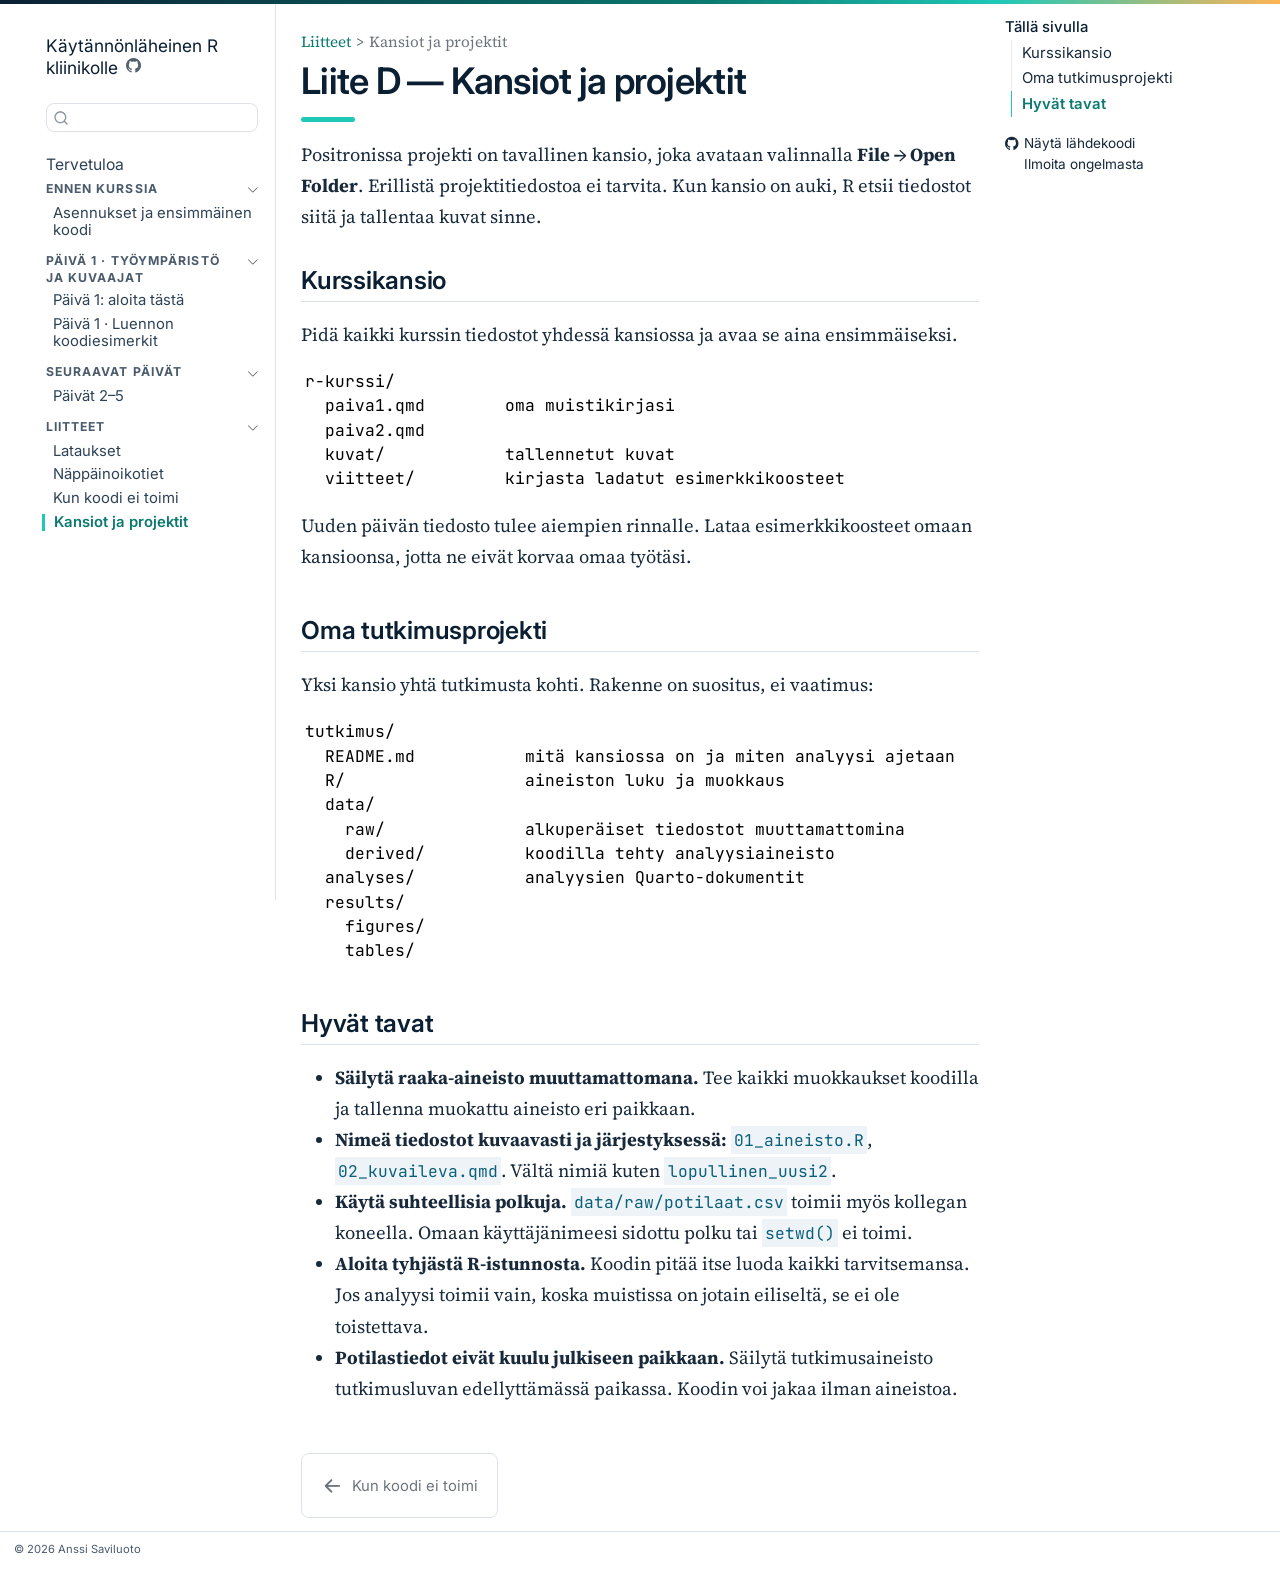
<file: docs/liitteet/projektit.html>
<!DOCTYPE html>
<html xmlns="http://www.w3.org/1999/xhtml" lang="fi" xml:lang="fi"><head>

<meta charset="utf-8">
<meta name="generator" content="quarto-1.8.27">

<meta name="viewport" content="width=device-width, initial-scale=1.0, user-scalable=yes">


<title>Liite D — Kansiot ja projektit – Käytännönläheinen R kliinikolle</title>
<style>
code{white-space: pre-wrap;}
span.smallcaps{font-variant: small-caps;}
div.columns{display: flex; gap: min(4vw, 1.5em);}
div.column{flex: auto; overflow-x: auto;}
div.hanging-indent{margin-left: 1.5em; text-indent: -1.5em;}
ul.task-list{list-style: none;}
ul.task-list li input[type="checkbox"] {
  width: 0.8em;
  margin: 0 0.8em 0.2em -1em; /* quarto-specific, see https://github.com/quarto-dev/quarto-cli/issues/4556 */ 
  vertical-align: middle;
}
</style>


<script src="../site_libs/quarto-nav/quarto-nav.js"></script>
<script src="../site_libs/quarto-nav/headroom.min.js"></script>
<script src="../site_libs/clipboard/clipboard.min.js"></script>
<script src="../site_libs/quarto-search/autocomplete.umd.js"></script>
<script src="../site_libs/quarto-search/fuse.min.js"></script>
<script src="../site_libs/quarto-search/quarto-search.js"></script>
<meta name="quarto:offset" content="../">
<link href="../liitteet/virheet.html" rel="prev">
<script src="../site_libs/quarto-html/quarto.js" type="module"></script>
<script src="../site_libs/quarto-html/tabsets/tabsets.js" type="module"></script>
<script src="../site_libs/quarto-html/axe/axe-check.js" type="module"></script>
<script src="../site_libs/quarto-html/popper.min.js"></script>
<script src="../site_libs/quarto-html/tippy.umd.min.js"></script>
<script src="../site_libs/quarto-html/anchor.min.js"></script>
<link href="../site_libs/quarto-html/tippy.css" rel="stylesheet">
<link href="../site_libs/quarto-html/quarto-syntax-highlighting-8903823511f73cebfa7300b99f59be8b.css" rel="stylesheet" id="quarto-text-highlighting-styles">
<script src="../site_libs/bootstrap/bootstrap.min.js"></script>
<link href="../site_libs/bootstrap/bootstrap-icons.css" rel="stylesheet">
<link href="../site_libs/bootstrap/bootstrap-1c8689f1ea38c4ca3e8418c691fad42e.min.css" rel="stylesheet" append-hash="true" id="quarto-bootstrap" data-mode="light">
<script id="quarto-search-options" type="application/json">{
  "location": "sidebar",
  "copy-button": false,
  "collapse-after": 3,
  "panel-placement": "start",
  "type": "textbox",
  "limit": 50,
  "keyboard-shortcut": [
    "f",
    "/",
    "s"
  ],
  "show-item-context": false,
  "language": {
    "search-no-results-text": "Ei tuloksia",
    "search-matching-documents-text": "tulokset",
    "search-copy-link-title": "Kopioi linkki hakuun",
    "search-hide-matches-text": "Piilota loput tulokset",
    "search-more-match-text": "tulos tässä dokumentissa",
    "search-more-matches-text": "tulosta tässä dokumentissa",
    "search-clear-button-title": "Tyhjennä",
    "search-text-placeholder": "",
    "search-detached-cancel-button-title": "Peruuta",
    "search-submit-button-title": "Lähetä",
    "search-label": "Hae"
  }
}</script>


</head>

<body class="nav-sidebar floating quarto-light">

<div id="quarto-search-results"></div>
  <header id="quarto-header" class="headroom fixed-top">
  <nav class="quarto-secondary-nav">
    <div class="container-fluid d-flex">
      <button type="button" class="quarto-btn-toggle btn" data-bs-toggle="collapse" role="button" data-bs-target=".quarto-sidebar-collapse-item" aria-controls="quarto-sidebar" aria-expanded="false" aria-label="Vaihda sivupalkki" onclick="if (window.quartoToggleHeadroom) { window.quartoToggleHeadroom(); }">
        <i class="bi bi-layout-text-sidebar-reverse"></i>
      </button>
        <nav class="quarto-page-breadcrumbs" aria-label="breadcrumb"><ol class="breadcrumb"><li class="breadcrumb-item"><a href="../lataukset.html">Liitteet</a></li><li class="breadcrumb-item"><a href="../liitteet/projektit.html"><span class="chapter-title">Kansiot ja projektit</span></a></li></ol></nav>
        <a class="flex-grow-1" role="navigation" data-bs-toggle="collapse" data-bs-target=".quarto-sidebar-collapse-item" aria-controls="quarto-sidebar" aria-expanded="false" aria-label="Vaihda sivupalkki" onclick="if (window.quartoToggleHeadroom) { window.quartoToggleHeadroom(); }">      
        </a>
      <button type="button" class="btn quarto-search-button" aria-label="Hae" onclick="window.quartoOpenSearch();">
        <i class="bi bi-search"></i>
      </button>
    </div>
  </nav>
</header>
<!-- content -->
<div id="quarto-content" class="quarto-container page-columns page-rows-contents page-layout-article">
<!-- sidebar -->
  <nav id="quarto-sidebar" class="sidebar collapse collapse-horizontal quarto-sidebar-collapse-item sidebar-navigation floating overflow-auto">
    <div class="pt-lg-2 mt-2 text-left sidebar-header">
    <div class="sidebar-title mb-0 py-0">
      <a href="../">Käytännönläheinen R kliinikolle</a> 
        <div class="sidebar-tools-main">
    <a href="https://github.com/finnemakatemia/r-kurssi" title="Lähdekoodi" class="quarto-navigation-tool px-1" aria-label="Lähdekoodi"><i class="bi bi-github"></i></a>
</div>
    </div>
      </div>
        <div class="mt-2 flex-shrink-0 align-items-center">
        <div class="sidebar-search">
        <div id="quarto-search" class="" title="Hae"></div>
        </div>
        </div>
    <div class="sidebar-menu-container"> 
    <ul class="list-unstyled mt-1">
        <li class="sidebar-item">
  <div class="sidebar-item-container"> 
  <a href="../index.html" class="sidebar-item-text sidebar-link">
 <span class="menu-text">Tervetuloa</span></a>
  </div>
</li>
        <li class="sidebar-item sidebar-item-section">
      <div class="sidebar-item-container"> 
            <a class="sidebar-item-text sidebar-link text-start" data-bs-toggle="collapse" data-bs-target="#quarto-sidebar-section-1" role="navigation" aria-expanded="true">
 <span class="menu-text">Ennen kurssia</span></a>
          <a class="sidebar-item-toggle text-start" data-bs-toggle="collapse" data-bs-target="#quarto-sidebar-section-1" role="navigation" aria-expanded="true" aria-label="Vaihda osio">
            <i class="bi bi-chevron-right ms-2"></i>
          </a> 
      </div>
      <ul id="quarto-sidebar-section-1" class="collapse list-unstyled sidebar-section depth1 show">  
          <li class="sidebar-item">
  <div class="sidebar-item-container"> 
  <a href="../ennen-kurssia.html" class="sidebar-item-text sidebar-link"><span class="chapter-title">Asennukset ja ensimmäinen koodi</span></a>
  </div>
</li>
      </ul>
  </li>
        <li class="sidebar-item sidebar-item-section">
      <div class="sidebar-item-container"> 
            <a class="sidebar-item-text sidebar-link text-start" data-bs-toggle="collapse" data-bs-target="#quarto-sidebar-section-2" role="navigation" aria-expanded="true">
 <span class="menu-text">Päivä 1 · Työympäristö ja kuvaajat</span></a>
          <a class="sidebar-item-toggle text-start" data-bs-toggle="collapse" data-bs-target="#quarto-sidebar-section-2" role="navigation" aria-expanded="true" aria-label="Vaihda osio">
            <i class="bi bi-chevron-right ms-2"></i>
          </a> 
      </div>
      <ul id="quarto-sidebar-section-2" class="collapse list-unstyled sidebar-section depth1 show">  
          <li class="sidebar-item">
  <div class="sidebar-item-container"> 
  <a href="../paiva1/index.html" class="sidebar-item-text sidebar-link"><span class="chapter-title">Päivä 1: aloita tästä</span></a>
  </div>
</li>
          <li class="sidebar-item">
  <div class="sidebar-item-container"> 
  <a href="../paiva1/koodiesimerkit.html" class="sidebar-item-text sidebar-link"><span class="chapter-title">Päivä 1 · Luennon koodiesimerkit</span></a>
  </div>
</li>
      </ul>
  </li>
        <li class="sidebar-item sidebar-item-section">
      <div class="sidebar-item-container"> 
            <a class="sidebar-item-text sidebar-link text-start" data-bs-toggle="collapse" data-bs-target="#quarto-sidebar-section-3" role="navigation" aria-expanded="true">
 <span class="menu-text">Seuraavat päivät</span></a>
          <a class="sidebar-item-toggle text-start" data-bs-toggle="collapse" data-bs-target="#quarto-sidebar-section-3" role="navigation" aria-expanded="true" aria-label="Vaihda osio">
            <i class="bi bi-chevron-right ms-2"></i>
          </a> 
      </div>
      <ul id="quarto-sidebar-section-3" class="collapse list-unstyled sidebar-section depth1 show">  
          <li class="sidebar-item">
  <div class="sidebar-item-container"> 
  <a href="../tulossa.html" class="sidebar-item-text sidebar-link"><span class="chapter-title">Päivät 2–5</span></a>
  </div>
</li>
      </ul>
  </li>
        <li class="sidebar-item sidebar-item-section">
      <div class="sidebar-item-container"> 
            <a class="sidebar-item-text sidebar-link text-start" data-bs-toggle="collapse" data-bs-target="#quarto-sidebar-section-4" role="navigation" aria-expanded="true">
 <span class="menu-text">Liitteet</span></a>
          <a class="sidebar-item-toggle text-start" data-bs-toggle="collapse" data-bs-target="#quarto-sidebar-section-4" role="navigation" aria-expanded="true" aria-label="Vaihda osio">
            <i class="bi bi-chevron-right ms-2"></i>
          </a> 
      </div>
      <ul id="quarto-sidebar-section-4" class="collapse list-unstyled sidebar-section depth1 show">  
          <li class="sidebar-item">
  <div class="sidebar-item-container"> 
  <a href="../lataukset.html" class="sidebar-item-text sidebar-link"><span class="chapter-title">Lataukset</span></a>
  </div>
</li>
          <li class="sidebar-item">
  <div class="sidebar-item-container"> 
  <a href="../liitteet/nappaimet.html" class="sidebar-item-text sidebar-link"><span class="chapter-title">Näppäinoikotiet</span></a>
  </div>
</li>
          <li class="sidebar-item">
  <div class="sidebar-item-container"> 
  <a href="../liitteet/virheet.html" class="sidebar-item-text sidebar-link"><span class="chapter-title">Kun koodi ei toimi</span></a>
  </div>
</li>
          <li class="sidebar-item">
  <div class="sidebar-item-container"> 
  <a href="../liitteet/projektit.html" class="sidebar-item-text sidebar-link active"><span class="chapter-title">Kansiot ja projektit</span></a>
  </div>
</li>
      </ul>
  </li>
    </ul>
    </div>
</nav>
<div id="quarto-sidebar-glass" class="quarto-sidebar-collapse-item" data-bs-toggle="collapse" data-bs-target=".quarto-sidebar-collapse-item"></div>
<!-- margin-sidebar -->
    <div id="quarto-margin-sidebar" class="sidebar margin-sidebar">
        <nav id="TOC" role="doc-toc" class="toc-active">
    <h2 id="toc-title">Tällä sivulla</h2>
   
  <ul>
  <li><a href="#kurssikansio" id="toc-kurssikansio" class="nav-link active" data-scroll-target="#kurssikansio">Kurssikansio</a></li>
  <li><a href="#oma-tutkimusprojekti" id="toc-oma-tutkimusprojekti" class="nav-link" data-scroll-target="#oma-tutkimusprojekti">Oma tutkimusprojekti</a></li>
  <li><a href="#hyvät-tavat" id="toc-hyvät-tavat" class="nav-link" data-scroll-target="#hyvät-tavat">Hyvät tavat</a></li>
  </ul>
<div class="toc-actions"><ul><li><a href="https://github.com/finnemakatemia/r-kurssi/blob/main/liitteet/projektit.qmd" class="toc-action"><i class="bi bi-github"></i>Näytä lähdekoodi</a></li><li><a href="https://github.com/finnemakatemia/r-kurssi/issues/new" class="toc-action"><i class="bi empty"></i>Ilmoita ongelmasta</a></li></ul></div></nav>
    </div>
<!-- main -->
<main class="content" id="quarto-document-content">

<header id="title-block-header" class="quarto-title-block default"><nav class="quarto-page-breadcrumbs quarto-title-breadcrumbs d-none d-lg-block" aria-label="breadcrumb"><ol class="breadcrumb"><li class="breadcrumb-item"><a href="../lataukset.html">Liitteet</a></li><li class="breadcrumb-item"><a href="../liitteet/projektit.html"><span class="chapter-title">Kansiot ja projektit</span></a></li></ol></nav>
<div class="quarto-title">
<h1 class="title"><span id="projektit" class="quarto-section-identifier">Liite D — Kansiot ja projektit</span></h1>
</div>



<div class="quarto-title-meta">

    
  
    
  </div>
  


</header>


<p>Positronissa projekti on tavallinen kansio, joka avataan valinnalla <strong>File → Open Folder</strong>. Erillistä projektitiedostoa ei tarvita. Kun kansio on auki, R etsii tiedostot siitä ja tallentaa kuvat sinne.</p>
<section id="kurssikansio" class="level2">
<h2 class="anchored" data-anchor-id="kurssikansio">Kurssikansio</h2>
<p>Pidä kaikki kurssin tiedostot yhdessä kansiossa ja avaa se aina ensimmäiseksi.</p>
<pre class="text"><code>r-kurssi/
  paiva1.qmd        oma muistikirjasi
  paiva2.qmd
  kuvat/            tallennetut kuvat
  viitteet/         kirjasta ladatut esimerkkikoosteet</code></pre>
<p>Uuden päivän tiedosto tulee aiempien rinnalle. Lataa esimerkkikoosteet omaan kansioonsa, jotta ne eivät korvaa omaa työtäsi.</p>
</section>
<section id="oma-tutkimusprojekti" class="level2">
<h2 class="anchored" data-anchor-id="oma-tutkimusprojekti">Oma tutkimusprojekti</h2>
<p>Yksi kansio yhtä tutkimusta kohti. Rakenne on suositus, ei vaatimus:</p>
<pre class="text"><code>tutkimus/
  README.md           mitä kansiossa on ja miten analyysi ajetaan
  R/                  aineiston luku ja muokkaus
  data/
    raw/              alkuperäiset tiedostot muuttamattomina
    derived/          koodilla tehty analyysiaineisto
  analyses/           analyysien Quarto-dokumentit
  results/
    figures/
    tables/</code></pre>
</section>
<section id="hyvät-tavat" class="level2">
<h2 class="anchored" data-anchor-id="hyvät-tavat">Hyvät tavat</h2>
<ul>
<li><strong>Säilytä raaka-aineisto muuttamattomana.</strong> Tee kaikki muokkaukset koodilla ja tallenna muokattu aineisto eri paikkaan.</li>
<li><strong>Nimeä tiedostot kuvaavasti ja järjestyksessä:</strong> <code>01_aineisto.R</code>, <code>02_kuvaileva.qmd</code>. Vältä nimiä kuten <code>lopullinen_uusi2</code>.</li>
<li><strong>Käytä suhteellisia polkuja.</strong> <code>data/raw/potilaat.csv</code> toimii myös kollegan koneella. Omaan käyttäjänimeesi sidottu polku tai <code>setwd()</code> ei toimi.</li>
<li><strong>Aloita tyhjästä R-istunnosta.</strong> Koodin pitää itse luoda kaikki tarvitsemansa. Jos analyysi toimii vain, koska muistissa on jotain eiliseltä, se ei ole toistettava.</li>
<li><strong>Potilastiedot eivät kuulu julkiseen paikkaan.</strong> Säilytä tutkimusaineisto tutkimusluvan edellyttämässä paikassa. Koodin voi jakaa ilman aineistoa.</li>
</ul>
<!-- Luotu automaattisesti kirjan lähteistä. Muutokset tehdään lähdetiedostoon. -->


</section>

</main> <!-- /main -->
<script id="quarto-html-after-body" type="application/javascript">
  window.document.addEventListener("DOMContentLoaded", function (event) {
    const icon = "";
    const anchorJS = new window.AnchorJS();
    anchorJS.options = {
      placement: 'right',
      icon: icon
    };
    anchorJS.add('.anchored');
    const isCodeAnnotation = (el) => {
      for (const clz of el.classList) {
        if (clz.startsWith('code-annotation-')) {                     
          return true;
        }
      }
      return false;
    }
    const onCopySuccess = function(e) {
      // button target
      const button = e.trigger;
      // don't keep focus
      button.blur();
      // flash "checked"
      button.classList.add('code-copy-button-checked');
      var currentTitle = button.getAttribute("title");
      button.setAttribute("title", "Kopioitu!");
      let tooltip;
      if (window.bootstrap) {
        button.setAttribute("data-bs-toggle", "tooltip");
        button.setAttribute("data-bs-placement", "left");
        button.setAttribute("data-bs-title", "Kopioitu!");
        tooltip = new bootstrap.Tooltip(button, 
          { trigger: "manual", 
            customClass: "code-copy-button-tooltip",
            offset: [0, -8]});
        tooltip.show();    
      }
      setTimeout(function() {
        if (tooltip) {
          tooltip.hide();
          button.removeAttribute("data-bs-title");
          button.removeAttribute("data-bs-toggle");
          button.removeAttribute("data-bs-placement");
        }
        button.setAttribute("title", currentTitle);
        button.classList.remove('code-copy-button-checked');
      }, 1000);
      // clear code selection
      e.clearSelection();
    }
    const getTextToCopy = function(trigger) {
      const outerScaffold = trigger.parentElement.cloneNode(true);
      const codeEl = outerScaffold.querySelector('code');
      for (const childEl of codeEl.children) {
        if (isCodeAnnotation(childEl)) {
          childEl.remove();
        }
      }
      return codeEl.innerText;
    }
    const clipboard = new window.ClipboardJS('.code-copy-button:not([data-in-quarto-modal])', {
      text: getTextToCopy
    });
    clipboard.on('success', onCopySuccess);
    if (window.document.getElementById('quarto-embedded-source-code-modal')) {
      const clipboardModal = new window.ClipboardJS('.code-copy-button[data-in-quarto-modal]', {
        text: getTextToCopy,
        container: window.document.getElementById('quarto-embedded-source-code-modal')
      });
      clipboardModal.on('success', onCopySuccess);
    }
      var localhostRegex = new RegExp(/^(?:http|https):\/\/localhost\:?[0-9]*\//);
      var mailtoRegex = new RegExp(/^mailto:/);
        var filterRegex = new RegExp("https:\/\/rkurssi\.anssisaviluoto\.com\/");
      var isInternal = (href) => {
          return filterRegex.test(href) || localhostRegex.test(href) || mailtoRegex.test(href);
      }
      // Inspect non-navigation links and adorn them if external
     var links = window.document.querySelectorAll('a[href]:not(.nav-link):not(.navbar-brand):not(.toc-action):not(.sidebar-link):not(.sidebar-item-toggle):not(.pagination-link):not(.no-external):not([aria-hidden]):not(.dropdown-item):not(.quarto-navigation-tool):not(.about-link)');
      for (var i=0; i<links.length; i++) {
        const link = links[i];
        if (!isInternal(link.href)) {
          // undo the damage that might have been done by quarto-nav.js in the case of
          // links that we want to consider external
          if (link.dataset.originalHref !== undefined) {
            link.href = link.dataset.originalHref;
          }
            // target, if specified
            link.setAttribute("target", "_blank");
            if (link.getAttribute("rel") === null) {
              link.setAttribute("rel", "noopener");
            }
        }
      }
    function tippyHover(el, contentFn, onTriggerFn, onUntriggerFn) {
      const config = {
        allowHTML: true,
        maxWidth: 500,
        delay: 100,
        arrow: false,
        appendTo: function(el) {
            return el.parentElement;
        },
        interactive: true,
        interactiveBorder: 10,
        theme: 'quarto',
        placement: 'bottom-start',
      };
      if (contentFn) {
        config.content = contentFn;
      }
      if (onTriggerFn) {
        config.onTrigger = onTriggerFn;
      }
      if (onUntriggerFn) {
        config.onUntrigger = onUntriggerFn;
      }
      window.tippy(el, config); 
    }
    const noterefs = window.document.querySelectorAll('a[role="doc-noteref"]');
    for (var i=0; i<noterefs.length; i++) {
      const ref = noterefs[i];
      tippyHover(ref, function() {
        // use id or data attribute instead here
        let href = ref.getAttribute('data-footnote-href') || ref.getAttribute('href');
        try { href = new URL(href).hash; } catch {}
        const id = href.replace(/^#\/?/, "");
        const note = window.document.getElementById(id);
        if (note) {
          return note.innerHTML;
        } else {
          return "";
        }
      });
    }
    const xrefs = window.document.querySelectorAll('a.quarto-xref');
    const processXRef = (id, note) => {
      // Strip column container classes
      const stripColumnClz = (el) => {
        el.classList.remove("page-full", "page-columns");
        if (el.children) {
          for (const child of el.children) {
            stripColumnClz(child);
          }
        }
      }
      stripColumnClz(note)
      if (id === null || id.startsWith('sec-')) {
        // Special case sections, only their first couple elements
        const container = document.createElement("div");
        if (note.children && note.children.length > 2) {
          container.appendChild(note.children[0].cloneNode(true));
          for (let i = 1; i < note.children.length; i++) {
            const child = note.children[i];
            if (child.tagName === "P" && child.innerText === "") {
              continue;
            } else {
              container.appendChild(child.cloneNode(true));
              break;
            }
          }
          if (window.Quarto?.typesetMath) {
            window.Quarto.typesetMath(container);
          }
          return container.innerHTML
        } else {
          if (window.Quarto?.typesetMath) {
            window.Quarto.typesetMath(note);
          }
          return note.innerHTML;
        }
      } else {
        // Remove any anchor links if they are present
        const anchorLink = note.querySelector('a.anchorjs-link');
        if (anchorLink) {
          anchorLink.remove();
        }
        if (window.Quarto?.typesetMath) {
          window.Quarto.typesetMath(note);
        }
        if (note.classList.contains("callout")) {
          return note.outerHTML;
        } else {
          return note.innerHTML;
        }
      }
    }
    for (var i=0; i<xrefs.length; i++) {
      const xref = xrefs[i];
      tippyHover(xref, undefined, function(instance) {
        instance.disable();
        let url = xref.getAttribute('href');
        let hash = undefined; 
        if (url.startsWith('#')) {
          hash = url;
        } else {
          try { hash = new URL(url).hash; } catch {}
        }
        if (hash) {
          const id = hash.replace(/^#\/?/, "");
          const note = window.document.getElementById(id);
          if (note !== null) {
            try {
              const html = processXRef(id, note.cloneNode(true));
              instance.setContent(html);
            } finally {
              instance.enable();
              instance.show();
            }
          } else {
            // See if we can fetch this
            fetch(url.split('#')[0])
            .then(res => res.text())
            .then(html => {
              const parser = new DOMParser();
              const htmlDoc = parser.parseFromString(html, "text/html");
              const note = htmlDoc.getElementById(id);
              if (note !== null) {
                const html = processXRef(id, note);
                instance.setContent(html);
              } 
            }).finally(() => {
              instance.enable();
              instance.show();
            });
          }
        } else {
          // See if we can fetch a full url (with no hash to target)
          // This is a special case and we should probably do some content thinning / targeting
          fetch(url)
          .then(res => res.text())
          .then(html => {
            const parser = new DOMParser();
            const htmlDoc = parser.parseFromString(html, "text/html");
            const note = htmlDoc.querySelector('main.content');
            if (note !== null) {
              // This should only happen for chapter cross references
              // (since there is no id in the URL)
              // remove the first header
              if (note.children.length > 0 && note.children[0].tagName === "HEADER") {
                note.children[0].remove();
              }
              const html = processXRef(null, note);
              instance.setContent(html);
            } 
          }).finally(() => {
            instance.enable();
            instance.show();
          });
        }
      }, function(instance) {
      });
    }
        let selectedAnnoteEl;
        const selectorForAnnotation = ( cell, annotation) => {
          let cellAttr = 'data-code-cell="' + cell + '"';
          let lineAttr = 'data-code-annotation="' +  annotation + '"';
          const selector = 'span[' + cellAttr + '][' + lineAttr + ']';
          return selector;
        }
        const selectCodeLines = (annoteEl) => {
          const doc = window.document;
          const targetCell = annoteEl.getAttribute("data-target-cell");
          const targetAnnotation = annoteEl.getAttribute("data-target-annotation");
          const annoteSpan = window.document.querySelector(selectorForAnnotation(targetCell, targetAnnotation));
          const lines = annoteSpan.getAttribute("data-code-lines").split(",");
          const lineIds = lines.map((line) => {
            return targetCell + "-" + line;
          })
          let top = null;
          let height = null;
          let parent = null;
          if (lineIds.length > 0) {
              //compute the position of the single el (top and bottom and make a div)
              const el = window.document.getElementById(lineIds[0]);
              top = el.offsetTop;
              height = el.offsetHeight;
              parent = el.parentElement.parentElement;
            if (lineIds.length > 1) {
              const lastEl = window.document.getElementById(lineIds[lineIds.length - 1]);
              const bottom = lastEl.offsetTop + lastEl.offsetHeight;
              height = bottom - top;
            }
            if (top !== null && height !== null && parent !== null) {
              // cook up a div (if necessary) and position it 
              let div = window.document.getElementById("code-annotation-line-highlight");
              if (div === null) {
                div = window.document.createElement("div");
                div.setAttribute("id", "code-annotation-line-highlight");
                div.style.position = 'absolute';
                parent.appendChild(div);
              }
              div.style.top = top - 2 + "px";
              div.style.height = height + 4 + "px";
              div.style.left = 0;
              let gutterDiv = window.document.getElementById("code-annotation-line-highlight-gutter");
              if (gutterDiv === null) {
                gutterDiv = window.document.createElement("div");
                gutterDiv.setAttribute("id", "code-annotation-line-highlight-gutter");
                gutterDiv.style.position = 'absolute';
                const codeCell = window.document.getElementById(targetCell);
                const gutter = codeCell.querySelector('.code-annotation-gutter');
                gutter.appendChild(gutterDiv);
              }
              gutterDiv.style.top = top - 2 + "px";
              gutterDiv.style.height = height + 4 + "px";
            }
            selectedAnnoteEl = annoteEl;
          }
        };
        const unselectCodeLines = () => {
          const elementsIds = ["code-annotation-line-highlight", "code-annotation-line-highlight-gutter"];
          elementsIds.forEach((elId) => {
            const div = window.document.getElementById(elId);
            if (div) {
              div.remove();
            }
          });
          selectedAnnoteEl = undefined;
        };
          // Handle positioning of the toggle
      window.addEventListener(
        "resize",
        throttle(() => {
          elRect = undefined;
          if (selectedAnnoteEl) {
            selectCodeLines(selectedAnnoteEl);
          }
        }, 10)
      );
      function throttle(fn, ms) {
      let throttle = false;
      let timer;
        return (...args) => {
          if(!throttle) { // first call gets through
              fn.apply(this, args);
              throttle = true;
          } else { // all the others get throttled
              if(timer) clearTimeout(timer); // cancel #2
              timer = setTimeout(() => {
                fn.apply(this, args);
                timer = throttle = false;
              }, ms);
          }
        };
      }
        // Attach click handler to the DT
        const annoteDls = window.document.querySelectorAll('dt[data-target-cell]');
        for (const annoteDlNode of annoteDls) {
          annoteDlNode.addEventListener('click', (event) => {
            const clickedEl = event.target;
            if (clickedEl !== selectedAnnoteEl) {
              unselectCodeLines();
              const activeEl = window.document.querySelector('dt[data-target-cell].code-annotation-active');
              if (activeEl) {
                activeEl.classList.remove('code-annotation-active');
              }
              selectCodeLines(clickedEl);
              clickedEl.classList.add('code-annotation-active');
            } else {
              // Unselect the line
              unselectCodeLines();
              clickedEl.classList.remove('code-annotation-active');
            }
          });
        }
    const findCites = (el) => {
      const parentEl = el.parentElement;
      if (parentEl) {
        const cites = parentEl.dataset.cites;
        if (cites) {
          return {
            el,
            cites: cites.split(' ')
          };
        } else {
          return findCites(el.parentElement)
        }
      } else {
        return undefined;
      }
    };
    var bibliorefs = window.document.querySelectorAll('a[role="doc-biblioref"]');
    for (var i=0; i<bibliorefs.length; i++) {
      const ref = bibliorefs[i];
      const citeInfo = findCites(ref);
      if (citeInfo) {
        tippyHover(citeInfo.el, function() {
          var popup = window.document.createElement('div');
          citeInfo.cites.forEach(function(cite) {
            var citeDiv = window.document.createElement('div');
            citeDiv.classList.add('hanging-indent');
            citeDiv.classList.add('csl-entry');
            var biblioDiv = window.document.getElementById('ref-' + cite);
            if (biblioDiv) {
              citeDiv.innerHTML = biblioDiv.innerHTML;
            }
            popup.appendChild(citeDiv);
          });
          return popup.innerHTML;
        });
      }
    }
  });
  </script>
<nav class="page-navigation">
  <div class="nav-page nav-page-previous">
      <a href="../liitteet/virheet.html" class="pagination-link" aria-label="Kun koodi ei toimi">
        <i class="bi bi-arrow-left-short"></i> <span class="nav-page-text"><span class="chapter-title">Kun koodi ei toimi</span></span>
      </a>          
  </div>
  <div class="nav-page nav-page-next">
  </div>
</nav>
</div> <!-- /content -->
<footer class="footer">
  <div class="nav-footer">
    <div class="nav-footer-left">
<p>© 2026 Anssi Saviluoto</p>
</div>   
    <div class="nav-footer-center">
      &nbsp;
    <div class="toc-actions d-sm-block d-md-none"><ul><li><a href="https://github.com/finnemakatemia/r-kurssi/blob/main/liitteet/projektit.qmd" class="toc-action"><i class="bi bi-github"></i>Näytä lähdekoodi</a></li><li><a href="https://github.com/finnemakatemia/r-kurssi/issues/new" class="toc-action"><i class="bi empty"></i>Ilmoita ongelmasta</a></li></ul></div></div>
    <div class="nav-footer-right">
      &nbsp;
    </div>
  </div>
</footer>




</body></html>
</file>
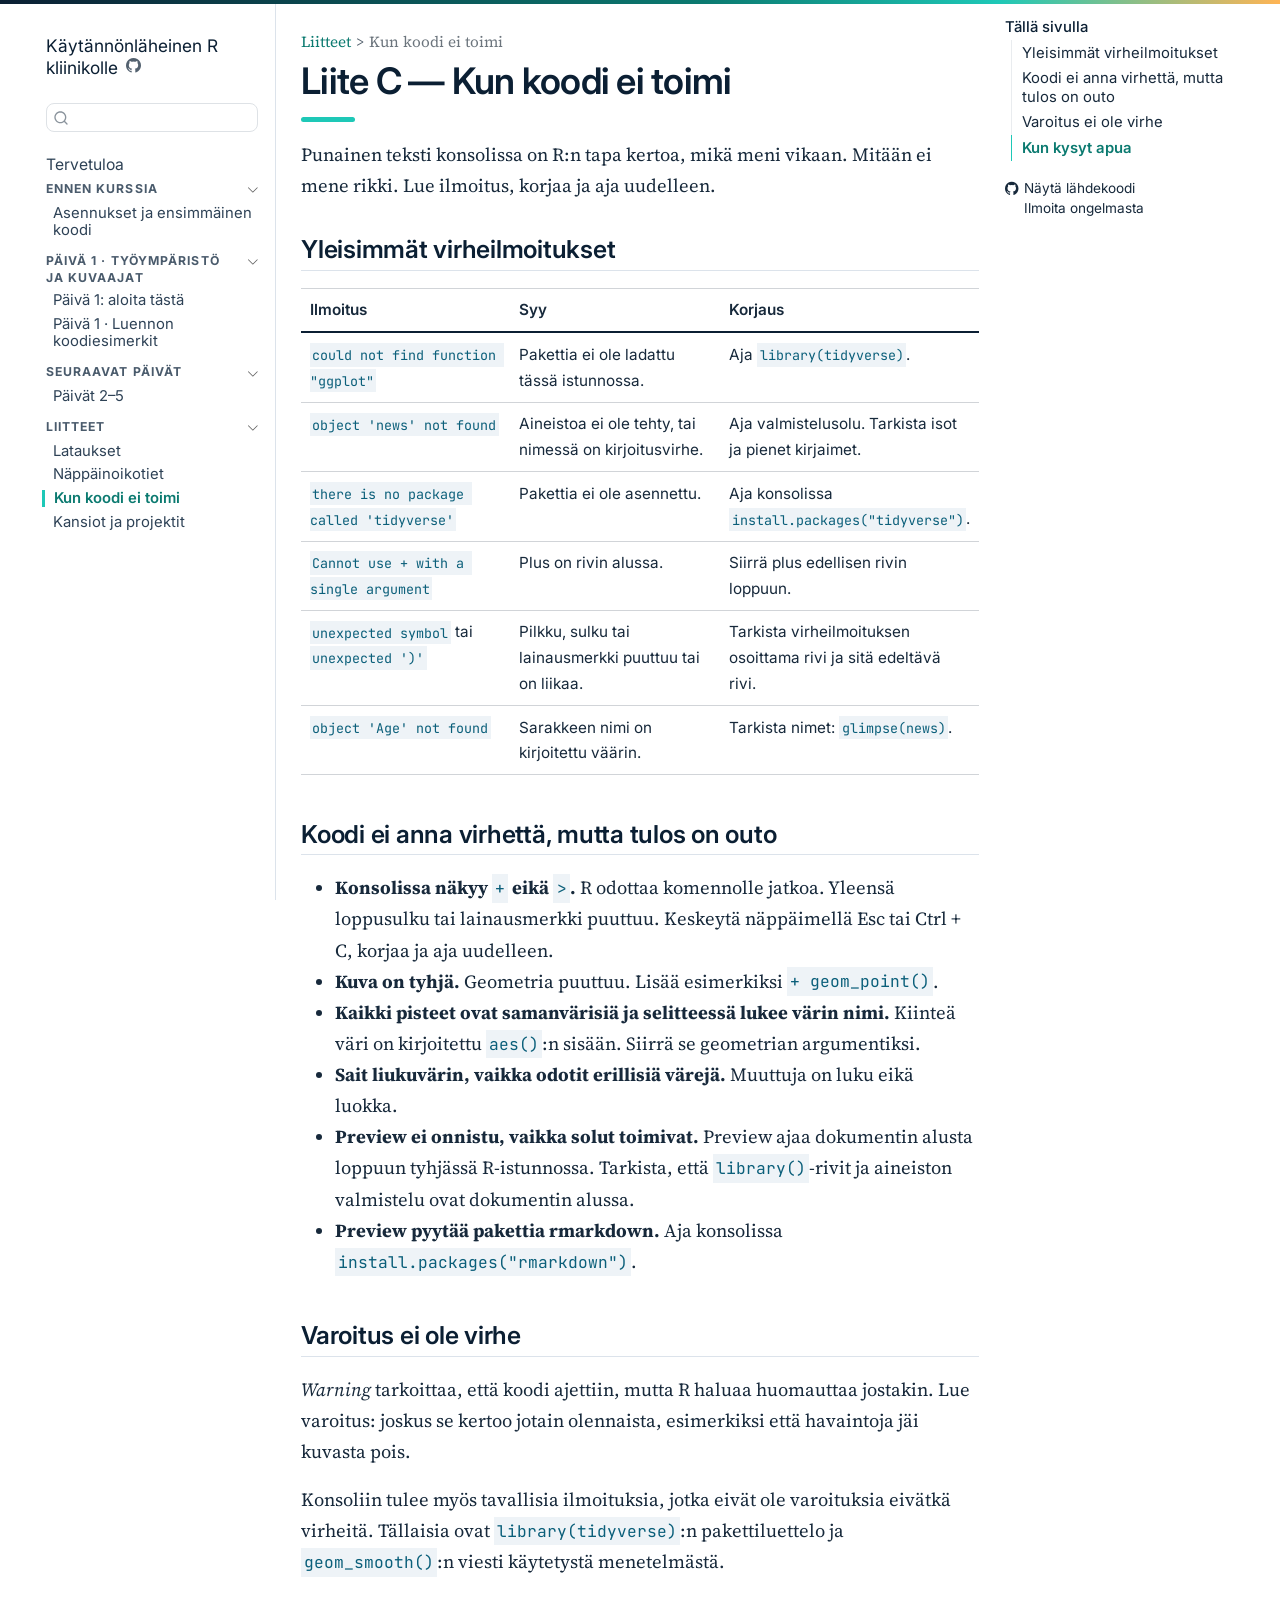
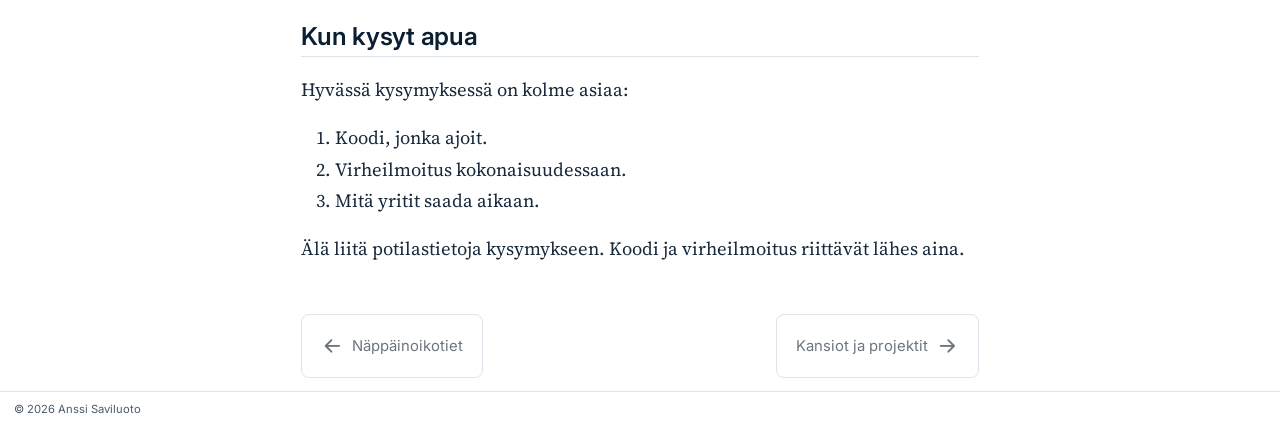
<file: docs/liitteet/virheet.html>
<!DOCTYPE html>
<html xmlns="http://www.w3.org/1999/xhtml" lang="fi" xml:lang="fi"><head>

<meta charset="utf-8">
<meta name="generator" content="quarto-1.8.27">

<meta name="viewport" content="width=device-width, initial-scale=1.0, user-scalable=yes">


<title>Liite C — Kun koodi ei toimi – Käytännönläheinen R kliinikolle</title>
<style>
code{white-space: pre-wrap;}
span.smallcaps{font-variant: small-caps;}
div.columns{display: flex; gap: min(4vw, 1.5em);}
div.column{flex: auto; overflow-x: auto;}
div.hanging-indent{margin-left: 1.5em; text-indent: -1.5em;}
ul.task-list{list-style: none;}
ul.task-list li input[type="checkbox"] {
  width: 0.8em;
  margin: 0 0.8em 0.2em -1em; /* quarto-specific, see https://github.com/quarto-dev/quarto-cli/issues/4556 */ 
  vertical-align: middle;
}
</style>


<script src="../site_libs/quarto-nav/quarto-nav.js"></script>
<script src="../site_libs/quarto-nav/headroom.min.js"></script>
<script src="../site_libs/clipboard/clipboard.min.js"></script>
<script src="../site_libs/quarto-search/autocomplete.umd.js"></script>
<script src="../site_libs/quarto-search/fuse.min.js"></script>
<script src="../site_libs/quarto-search/quarto-search.js"></script>
<meta name="quarto:offset" content="../">
<link href="../liitteet/projektit.html" rel="next">
<link href="../liitteet/nappaimet.html" rel="prev">
<script src="../site_libs/quarto-html/quarto.js" type="module"></script>
<script src="../site_libs/quarto-html/tabsets/tabsets.js" type="module"></script>
<script src="../site_libs/quarto-html/axe/axe-check.js" type="module"></script>
<script src="../site_libs/quarto-html/popper.min.js"></script>
<script src="../site_libs/quarto-html/tippy.umd.min.js"></script>
<script src="../site_libs/quarto-html/anchor.min.js"></script>
<link href="../site_libs/quarto-html/tippy.css" rel="stylesheet">
<link href="../site_libs/quarto-html/quarto-syntax-highlighting-8903823511f73cebfa7300b99f59be8b.css" rel="stylesheet" id="quarto-text-highlighting-styles">
<script src="../site_libs/bootstrap/bootstrap.min.js"></script>
<link href="../site_libs/bootstrap/bootstrap-icons.css" rel="stylesheet">
<link href="../site_libs/bootstrap/bootstrap-1c8689f1ea38c4ca3e8418c691fad42e.min.css" rel="stylesheet" append-hash="true" id="quarto-bootstrap" data-mode="light">
<script id="quarto-search-options" type="application/json">{
  "location": "sidebar",
  "copy-button": false,
  "collapse-after": 3,
  "panel-placement": "start",
  "type": "textbox",
  "limit": 50,
  "keyboard-shortcut": [
    "f",
    "/",
    "s"
  ],
  "show-item-context": false,
  "language": {
    "search-no-results-text": "Ei tuloksia",
    "search-matching-documents-text": "tulokset",
    "search-copy-link-title": "Kopioi linkki hakuun",
    "search-hide-matches-text": "Piilota loput tulokset",
    "search-more-match-text": "tulos tässä dokumentissa",
    "search-more-matches-text": "tulosta tässä dokumentissa",
    "search-clear-button-title": "Tyhjennä",
    "search-text-placeholder": "",
    "search-detached-cancel-button-title": "Peruuta",
    "search-submit-button-title": "Lähetä",
    "search-label": "Hae"
  }
}</script>


</head>

<body class="nav-sidebar floating quarto-light">

<div id="quarto-search-results"></div>
  <header id="quarto-header" class="headroom fixed-top">
  <nav class="quarto-secondary-nav">
    <div class="container-fluid d-flex">
      <button type="button" class="quarto-btn-toggle btn" data-bs-toggle="collapse" role="button" data-bs-target=".quarto-sidebar-collapse-item" aria-controls="quarto-sidebar" aria-expanded="false" aria-label="Vaihda sivupalkki" onclick="if (window.quartoToggleHeadroom) { window.quartoToggleHeadroom(); }">
        <i class="bi bi-layout-text-sidebar-reverse"></i>
      </button>
        <nav class="quarto-page-breadcrumbs" aria-label="breadcrumb"><ol class="breadcrumb"><li class="breadcrumb-item"><a href="../lataukset.html">Liitteet</a></li><li class="breadcrumb-item"><a href="../liitteet/virheet.html"><span class="chapter-title">Kun koodi ei toimi</span></a></li></ol></nav>
        <a class="flex-grow-1" role="navigation" data-bs-toggle="collapse" data-bs-target=".quarto-sidebar-collapse-item" aria-controls="quarto-sidebar" aria-expanded="false" aria-label="Vaihda sivupalkki" onclick="if (window.quartoToggleHeadroom) { window.quartoToggleHeadroom(); }">      
        </a>
      <button type="button" class="btn quarto-search-button" aria-label="Hae" onclick="window.quartoOpenSearch();">
        <i class="bi bi-search"></i>
      </button>
    </div>
  </nav>
</header>
<!-- content -->
<div id="quarto-content" class="quarto-container page-columns page-rows-contents page-layout-article">
<!-- sidebar -->
  <nav id="quarto-sidebar" class="sidebar collapse collapse-horizontal quarto-sidebar-collapse-item sidebar-navigation floating overflow-auto">
    <div class="pt-lg-2 mt-2 text-left sidebar-header">
    <div class="sidebar-title mb-0 py-0">
      <a href="../">Käytännönläheinen R kliinikolle</a> 
        <div class="sidebar-tools-main">
    <a href="https://github.com/finnemakatemia/r-kurssi" title="Lähdekoodi" class="quarto-navigation-tool px-1" aria-label="Lähdekoodi"><i class="bi bi-github"></i></a>
</div>
    </div>
      </div>
        <div class="mt-2 flex-shrink-0 align-items-center">
        <div class="sidebar-search">
        <div id="quarto-search" class="" title="Hae"></div>
        </div>
        </div>
    <div class="sidebar-menu-container"> 
    <ul class="list-unstyled mt-1">
        <li class="sidebar-item">
  <div class="sidebar-item-container"> 
  <a href="../index.html" class="sidebar-item-text sidebar-link">
 <span class="menu-text">Tervetuloa</span></a>
  </div>
</li>
        <li class="sidebar-item sidebar-item-section">
      <div class="sidebar-item-container"> 
            <a class="sidebar-item-text sidebar-link text-start" data-bs-toggle="collapse" data-bs-target="#quarto-sidebar-section-1" role="navigation" aria-expanded="true">
 <span class="menu-text">Ennen kurssia</span></a>
          <a class="sidebar-item-toggle text-start" data-bs-toggle="collapse" data-bs-target="#quarto-sidebar-section-1" role="navigation" aria-expanded="true" aria-label="Vaihda osio">
            <i class="bi bi-chevron-right ms-2"></i>
          </a> 
      </div>
      <ul id="quarto-sidebar-section-1" class="collapse list-unstyled sidebar-section depth1 show">  
          <li class="sidebar-item">
  <div class="sidebar-item-container"> 
  <a href="../ennen-kurssia.html" class="sidebar-item-text sidebar-link"><span class="chapter-title">Asennukset ja ensimmäinen koodi</span></a>
  </div>
</li>
      </ul>
  </li>
        <li class="sidebar-item sidebar-item-section">
      <div class="sidebar-item-container"> 
            <a class="sidebar-item-text sidebar-link text-start" data-bs-toggle="collapse" data-bs-target="#quarto-sidebar-section-2" role="navigation" aria-expanded="true">
 <span class="menu-text">Päivä 1 · Työympäristö ja kuvaajat</span></a>
          <a class="sidebar-item-toggle text-start" data-bs-toggle="collapse" data-bs-target="#quarto-sidebar-section-2" role="navigation" aria-expanded="true" aria-label="Vaihda osio">
            <i class="bi bi-chevron-right ms-2"></i>
          </a> 
      </div>
      <ul id="quarto-sidebar-section-2" class="collapse list-unstyled sidebar-section depth1 show">  
          <li class="sidebar-item">
  <div class="sidebar-item-container"> 
  <a href="../paiva1/index.html" class="sidebar-item-text sidebar-link"><span class="chapter-title">Päivä 1: aloita tästä</span></a>
  </div>
</li>
          <li class="sidebar-item">
  <div class="sidebar-item-container"> 
  <a href="../paiva1/koodiesimerkit.html" class="sidebar-item-text sidebar-link"><span class="chapter-title">Päivä 1 · Luennon koodiesimerkit</span></a>
  </div>
</li>
      </ul>
  </li>
        <li class="sidebar-item sidebar-item-section">
      <div class="sidebar-item-container"> 
            <a class="sidebar-item-text sidebar-link text-start" data-bs-toggle="collapse" data-bs-target="#quarto-sidebar-section-3" role="navigation" aria-expanded="true">
 <span class="menu-text">Seuraavat päivät</span></a>
          <a class="sidebar-item-toggle text-start" data-bs-toggle="collapse" data-bs-target="#quarto-sidebar-section-3" role="navigation" aria-expanded="true" aria-label="Vaihda osio">
            <i class="bi bi-chevron-right ms-2"></i>
          </a> 
      </div>
      <ul id="quarto-sidebar-section-3" class="collapse list-unstyled sidebar-section depth1 show">  
          <li class="sidebar-item">
  <div class="sidebar-item-container"> 
  <a href="../tulossa.html" class="sidebar-item-text sidebar-link"><span class="chapter-title">Päivät 2–5</span></a>
  </div>
</li>
      </ul>
  </li>
        <li class="sidebar-item sidebar-item-section">
      <div class="sidebar-item-container"> 
            <a class="sidebar-item-text sidebar-link text-start" data-bs-toggle="collapse" data-bs-target="#quarto-sidebar-section-4" role="navigation" aria-expanded="true">
 <span class="menu-text">Liitteet</span></a>
          <a class="sidebar-item-toggle text-start" data-bs-toggle="collapse" data-bs-target="#quarto-sidebar-section-4" role="navigation" aria-expanded="true" aria-label="Vaihda osio">
            <i class="bi bi-chevron-right ms-2"></i>
          </a> 
      </div>
      <ul id="quarto-sidebar-section-4" class="collapse list-unstyled sidebar-section depth1 show">  
          <li class="sidebar-item">
  <div class="sidebar-item-container"> 
  <a href="../lataukset.html" class="sidebar-item-text sidebar-link"><span class="chapter-title">Lataukset</span></a>
  </div>
</li>
          <li class="sidebar-item">
  <div class="sidebar-item-container"> 
  <a href="../liitteet/nappaimet.html" class="sidebar-item-text sidebar-link"><span class="chapter-title">Näppäinoikotiet</span></a>
  </div>
</li>
          <li class="sidebar-item">
  <div class="sidebar-item-container"> 
  <a href="../liitteet/virheet.html" class="sidebar-item-text sidebar-link active"><span class="chapter-title">Kun koodi ei toimi</span></a>
  </div>
</li>
          <li class="sidebar-item">
  <div class="sidebar-item-container"> 
  <a href="../liitteet/projektit.html" class="sidebar-item-text sidebar-link"><span class="chapter-title">Kansiot ja projektit</span></a>
  </div>
</li>
      </ul>
  </li>
    </ul>
    </div>
</nav>
<div id="quarto-sidebar-glass" class="quarto-sidebar-collapse-item" data-bs-toggle="collapse" data-bs-target=".quarto-sidebar-collapse-item"></div>
<!-- margin-sidebar -->
    <div id="quarto-margin-sidebar" class="sidebar margin-sidebar">
        <nav id="TOC" role="doc-toc" class="toc-active">
    <h2 id="toc-title">Tällä sivulla</h2>
   
  <ul>
  <li><a href="#yleisimmät-virheilmoitukset" id="toc-yleisimmät-virheilmoitukset" class="nav-link active" data-scroll-target="#yleisimmät-virheilmoitukset">Yleisimmät virheilmoitukset</a></li>
  <li><a href="#koodi-ei-anna-virhettä-mutta-tulos-on-outo" id="toc-koodi-ei-anna-virhettä-mutta-tulos-on-outo" class="nav-link" data-scroll-target="#koodi-ei-anna-virhettä-mutta-tulos-on-outo">Koodi ei anna virhettä, mutta tulos on outo</a></li>
  <li><a href="#varoitus-ei-ole-virhe" id="toc-varoitus-ei-ole-virhe" class="nav-link" data-scroll-target="#varoitus-ei-ole-virhe">Varoitus ei ole virhe</a></li>
  <li><a href="#kun-kysyt-apua" id="toc-kun-kysyt-apua" class="nav-link" data-scroll-target="#kun-kysyt-apua">Kun kysyt apua</a></li>
  </ul>
<div class="toc-actions"><ul><li><a href="https://github.com/finnemakatemia/r-kurssi/blob/main/liitteet/virheet.qmd" class="toc-action"><i class="bi bi-github"></i>Näytä lähdekoodi</a></li><li><a href="https://github.com/finnemakatemia/r-kurssi/issues/new" class="toc-action"><i class="bi empty"></i>Ilmoita ongelmasta</a></li></ul></div></nav>
    </div>
<!-- main -->
<main class="content" id="quarto-document-content">

<header id="title-block-header" class="quarto-title-block default"><nav class="quarto-page-breadcrumbs quarto-title-breadcrumbs d-none d-lg-block" aria-label="breadcrumb"><ol class="breadcrumb"><li class="breadcrumb-item"><a href="../lataukset.html">Liitteet</a></li><li class="breadcrumb-item"><a href="../liitteet/virheet.html"><span class="chapter-title">Kun koodi ei toimi</span></a></li></ol></nav>
<div class="quarto-title">
<h1 class="title"><span id="virheet" class="quarto-section-identifier">Liite C — Kun koodi ei toimi</span></h1>
</div>



<div class="quarto-title-meta">

    
  
    
  </div>
  


</header>


<p>Punainen teksti konsolissa on R:n tapa kertoa, mikä meni vikaan. Mitään ei mene rikki. Lue ilmoitus, korjaa ja aja uudelleen.</p>
<section id="yleisimmät-virheilmoitukset" class="level2">
<h2 class="anchored" data-anchor-id="yleisimmät-virheilmoitukset">Yleisimmät virheilmoitukset</h2>
<table class="caption-top table">
<colgroup>
<col style="width: 33%">
<col style="width: 33%">
<col style="width: 33%">
</colgroup>
<thead>
<tr class="header">
<th>Ilmoitus</th>
<th>Syy</th>
<th>Korjaus</th>
</tr>
</thead>
<tbody>
<tr class="odd">
<td><code>could not find function "ggplot"</code></td>
<td>Pakettia ei ole ladattu tässä istunnossa.</td>
<td>Aja <code>library(tidyverse)</code>.</td>
</tr>
<tr class="even">
<td><code>object 'news' not found</code></td>
<td>Aineistoa ei ole tehty, tai nimessä on kirjoitusvirhe.</td>
<td>Aja valmistelusolu. Tarkista isot ja pienet kirjaimet.</td>
</tr>
<tr class="odd">
<td><code>there is no package called 'tidyverse'</code></td>
<td>Pakettia ei ole asennettu.</td>
<td>Aja konsolissa <code>install.packages("tidyverse")</code>.</td>
</tr>
<tr class="even">
<td><code>Cannot use + with a single argument</code></td>
<td>Plus on rivin alussa.</td>
<td>Siirrä plus edellisen rivin loppuun.</td>
</tr>
<tr class="odd">
<td><code>unexpected symbol</code> tai <code>unexpected ')'</code></td>
<td>Pilkku, sulku tai lainausmerkki puuttuu tai on liikaa.</td>
<td>Tarkista virheilmoituksen osoittama rivi ja sitä edeltävä rivi.</td>
</tr>
<tr class="even">
<td><code>object 'Age' not found</code></td>
<td>Sarakkeen nimi on kirjoitettu väärin.</td>
<td>Tarkista nimet: <code>glimpse(news)</code>.</td>
</tr>
</tbody>
</table>
</section>
<section id="koodi-ei-anna-virhettä-mutta-tulos-on-outo" class="level2">
<h2 class="anchored" data-anchor-id="koodi-ei-anna-virhettä-mutta-tulos-on-outo">Koodi ei anna virhettä, mutta tulos on outo</h2>
<ul>
<li><strong>Konsolissa näkyy <code>+</code> eikä <code>&gt;</code>.</strong> R odottaa komennolle jatkoa. Yleensä loppusulku tai lainausmerkki puuttuu. Keskeytä näppäimellä Esc tai Ctrl + C, korjaa ja aja uudelleen.</li>
<li><strong>Kuva on tyhjä.</strong> Geometria puuttuu. Lisää esimerkiksi <code>+ geom_point()</code>.</li>
<li><strong>Kaikki pisteet ovat samanvärisiä ja selitteessä lukee värin nimi.</strong> Kiinteä väri on kirjoitettu <code>aes()</code>:n sisään. Siirrä se geometrian argumentiksi.</li>
<li><strong>Sait liukuvärin, vaikka odotit erillisiä värejä.</strong> Muuttuja on luku eikä luokka.</li>
<li><strong>Preview ei onnistu, vaikka solut toimivat.</strong> Preview ajaa dokumentin alusta loppuun tyhjässä R-istunnossa. Tarkista, että <code>library()</code>-rivit ja aineiston valmistelu ovat dokumentin alussa.</li>
<li><strong>Preview pyytää pakettia rmarkdown.</strong> Aja konsolissa <code>install.packages("rmarkdown")</code>.</li>
</ul>
</section>
<section id="varoitus-ei-ole-virhe" class="level2">
<h2 class="anchored" data-anchor-id="varoitus-ei-ole-virhe">Varoitus ei ole virhe</h2>
<p><em>Warning</em> tarkoittaa, että koodi ajettiin, mutta R haluaa huomauttaa jostakin. Lue varoitus: joskus se kertoo jotain olennaista, esimerkiksi että havaintoja jäi kuvasta pois.</p>
<p>Konsoliin tulee myös tavallisia ilmoituksia, jotka eivät ole varoituksia eivätkä virheitä. Tällaisia ovat <code>library(tidyverse)</code>:n pakettiluettelo ja <code>geom_smooth()</code>:n viesti käytetystä menetelmästä.</p>
</section>
<section id="kun-kysyt-apua" class="level2">
<h2 class="anchored" data-anchor-id="kun-kysyt-apua">Kun kysyt apua</h2>
<p>Hyvässä kysymyksessä on kolme asiaa:</p>
<ol type="1">
<li>Koodi, jonka ajoit.</li>
<li>Virheilmoitus kokonaisuudessaan.</li>
<li>Mitä yritit saada aikaan.</li>
</ol>
<p>Älä liitä potilastietoja kysymykseen. Koodi ja virheilmoitus riittävät lähes aina.</p>
<!-- Luotu automaattisesti kirjan lähteistä. Muutokset tehdään lähdetiedostoon. -->


</section>

</main> <!-- /main -->
<script id="quarto-html-after-body" type="application/javascript">
  window.document.addEventListener("DOMContentLoaded", function (event) {
    const icon = "";
    const anchorJS = new window.AnchorJS();
    anchorJS.options = {
      placement: 'right',
      icon: icon
    };
    anchorJS.add('.anchored');
    const isCodeAnnotation = (el) => {
      for (const clz of el.classList) {
        if (clz.startsWith('code-annotation-')) {                     
          return true;
        }
      }
      return false;
    }
    const onCopySuccess = function(e) {
      // button target
      const button = e.trigger;
      // don't keep focus
      button.blur();
      // flash "checked"
      button.classList.add('code-copy-button-checked');
      var currentTitle = button.getAttribute("title");
      button.setAttribute("title", "Kopioitu!");
      let tooltip;
      if (window.bootstrap) {
        button.setAttribute("data-bs-toggle", "tooltip");
        button.setAttribute("data-bs-placement", "left");
        button.setAttribute("data-bs-title", "Kopioitu!");
        tooltip = new bootstrap.Tooltip(button, 
          { trigger: "manual", 
            customClass: "code-copy-button-tooltip",
            offset: [0, -8]});
        tooltip.show();    
      }
      setTimeout(function() {
        if (tooltip) {
          tooltip.hide();
          button.removeAttribute("data-bs-title");
          button.removeAttribute("data-bs-toggle");
          button.removeAttribute("data-bs-placement");
        }
        button.setAttribute("title", currentTitle);
        button.classList.remove('code-copy-button-checked');
      }, 1000);
      // clear code selection
      e.clearSelection();
    }
    const getTextToCopy = function(trigger) {
      const outerScaffold = trigger.parentElement.cloneNode(true);
      const codeEl = outerScaffold.querySelector('code');
      for (const childEl of codeEl.children) {
        if (isCodeAnnotation(childEl)) {
          childEl.remove();
        }
      }
      return codeEl.innerText;
    }
    const clipboard = new window.ClipboardJS('.code-copy-button:not([data-in-quarto-modal])', {
      text: getTextToCopy
    });
    clipboard.on('success', onCopySuccess);
    if (window.document.getElementById('quarto-embedded-source-code-modal')) {
      const clipboardModal = new window.ClipboardJS('.code-copy-button[data-in-quarto-modal]', {
        text: getTextToCopy,
        container: window.document.getElementById('quarto-embedded-source-code-modal')
      });
      clipboardModal.on('success', onCopySuccess);
    }
      var localhostRegex = new RegExp(/^(?:http|https):\/\/localhost\:?[0-9]*\//);
      var mailtoRegex = new RegExp(/^mailto:/);
        var filterRegex = new RegExp("https:\/\/rkurssi\.anssisaviluoto\.com\/");
      var isInternal = (href) => {
          return filterRegex.test(href) || localhostRegex.test(href) || mailtoRegex.test(href);
      }
      // Inspect non-navigation links and adorn them if external
     var links = window.document.querySelectorAll('a[href]:not(.nav-link):not(.navbar-brand):not(.toc-action):not(.sidebar-link):not(.sidebar-item-toggle):not(.pagination-link):not(.no-external):not([aria-hidden]):not(.dropdown-item):not(.quarto-navigation-tool):not(.about-link)');
      for (var i=0; i<links.length; i++) {
        const link = links[i];
        if (!isInternal(link.href)) {
          // undo the damage that might have been done by quarto-nav.js in the case of
          // links that we want to consider external
          if (link.dataset.originalHref !== undefined) {
            link.href = link.dataset.originalHref;
          }
            // target, if specified
            link.setAttribute("target", "_blank");
            if (link.getAttribute("rel") === null) {
              link.setAttribute("rel", "noopener");
            }
        }
      }
    function tippyHover(el, contentFn, onTriggerFn, onUntriggerFn) {
      const config = {
        allowHTML: true,
        maxWidth: 500,
        delay: 100,
        arrow: false,
        appendTo: function(el) {
            return el.parentElement;
        },
        interactive: true,
        interactiveBorder: 10,
        theme: 'quarto',
        placement: 'bottom-start',
      };
      if (contentFn) {
        config.content = contentFn;
      }
      if (onTriggerFn) {
        config.onTrigger = onTriggerFn;
      }
      if (onUntriggerFn) {
        config.onUntrigger = onUntriggerFn;
      }
      window.tippy(el, config); 
    }
    const noterefs = window.document.querySelectorAll('a[role="doc-noteref"]');
    for (var i=0; i<noterefs.length; i++) {
      const ref = noterefs[i];
      tippyHover(ref, function() {
        // use id or data attribute instead here
        let href = ref.getAttribute('data-footnote-href') || ref.getAttribute('href');
        try { href = new URL(href).hash; } catch {}
        const id = href.replace(/^#\/?/, "");
        const note = window.document.getElementById(id);
        if (note) {
          return note.innerHTML;
        } else {
          return "";
        }
      });
    }
    const xrefs = window.document.querySelectorAll('a.quarto-xref');
    const processXRef = (id, note) => {
      // Strip column container classes
      const stripColumnClz = (el) => {
        el.classList.remove("page-full", "page-columns");
        if (el.children) {
          for (const child of el.children) {
            stripColumnClz(child);
          }
        }
      }
      stripColumnClz(note)
      if (id === null || id.startsWith('sec-')) {
        // Special case sections, only their first couple elements
        const container = document.createElement("div");
        if (note.children && note.children.length > 2) {
          container.appendChild(note.children[0].cloneNode(true));
          for (let i = 1; i < note.children.length; i++) {
            const child = note.children[i];
            if (child.tagName === "P" && child.innerText === "") {
              continue;
            } else {
              container.appendChild(child.cloneNode(true));
              break;
            }
          }
          if (window.Quarto?.typesetMath) {
            window.Quarto.typesetMath(container);
          }
          return container.innerHTML
        } else {
          if (window.Quarto?.typesetMath) {
            window.Quarto.typesetMath(note);
          }
          return note.innerHTML;
        }
      } else {
        // Remove any anchor links if they are present
        const anchorLink = note.querySelector('a.anchorjs-link');
        if (anchorLink) {
          anchorLink.remove();
        }
        if (window.Quarto?.typesetMath) {
          window.Quarto.typesetMath(note);
        }
        if (note.classList.contains("callout")) {
          return note.outerHTML;
        } else {
          return note.innerHTML;
        }
      }
    }
    for (var i=0; i<xrefs.length; i++) {
      const xref = xrefs[i];
      tippyHover(xref, undefined, function(instance) {
        instance.disable();
        let url = xref.getAttribute('href');
        let hash = undefined; 
        if (url.startsWith('#')) {
          hash = url;
        } else {
          try { hash = new URL(url).hash; } catch {}
        }
        if (hash) {
          const id = hash.replace(/^#\/?/, "");
          const note = window.document.getElementById(id);
          if (note !== null) {
            try {
              const html = processXRef(id, note.cloneNode(true));
              instance.setContent(html);
            } finally {
              instance.enable();
              instance.show();
            }
          } else {
            // See if we can fetch this
            fetch(url.split('#')[0])
            .then(res => res.text())
            .then(html => {
              const parser = new DOMParser();
              const htmlDoc = parser.parseFromString(html, "text/html");
              const note = htmlDoc.getElementById(id);
              if (note !== null) {
                const html = processXRef(id, note);
                instance.setContent(html);
              } 
            }).finally(() => {
              instance.enable();
              instance.show();
            });
          }
        } else {
          // See if we can fetch a full url (with no hash to target)
          // This is a special case and we should probably do some content thinning / targeting
          fetch(url)
          .then(res => res.text())
          .then(html => {
            const parser = new DOMParser();
            const htmlDoc = parser.parseFromString(html, "text/html");
            const note = htmlDoc.querySelector('main.content');
            if (note !== null) {
              // This should only happen for chapter cross references
              // (since there is no id in the URL)
              // remove the first header
              if (note.children.length > 0 && note.children[0].tagName === "HEADER") {
                note.children[0].remove();
              }
              const html = processXRef(null, note);
              instance.setContent(html);
            } 
          }).finally(() => {
            instance.enable();
            instance.show();
          });
        }
      }, function(instance) {
      });
    }
        let selectedAnnoteEl;
        const selectorForAnnotation = ( cell, annotation) => {
          let cellAttr = 'data-code-cell="' + cell + '"';
          let lineAttr = 'data-code-annotation="' +  annotation + '"';
          const selector = 'span[' + cellAttr + '][' + lineAttr + ']';
          return selector;
        }
        const selectCodeLines = (annoteEl) => {
          const doc = window.document;
          const targetCell = annoteEl.getAttribute("data-target-cell");
          const targetAnnotation = annoteEl.getAttribute("data-target-annotation");
          const annoteSpan = window.document.querySelector(selectorForAnnotation(targetCell, targetAnnotation));
          const lines = annoteSpan.getAttribute("data-code-lines").split(",");
          const lineIds = lines.map((line) => {
            return targetCell + "-" + line;
          })
          let top = null;
          let height = null;
          let parent = null;
          if (lineIds.length > 0) {
              //compute the position of the single el (top and bottom and make a div)
              const el = window.document.getElementById(lineIds[0]);
              top = el.offsetTop;
              height = el.offsetHeight;
              parent = el.parentElement.parentElement;
            if (lineIds.length > 1) {
              const lastEl = window.document.getElementById(lineIds[lineIds.length - 1]);
              const bottom = lastEl.offsetTop + lastEl.offsetHeight;
              height = bottom - top;
            }
            if (top !== null && height !== null && parent !== null) {
              // cook up a div (if necessary) and position it 
              let div = window.document.getElementById("code-annotation-line-highlight");
              if (div === null) {
                div = window.document.createElement("div");
                div.setAttribute("id", "code-annotation-line-highlight");
                div.style.position = 'absolute';
                parent.appendChild(div);
              }
              div.style.top = top - 2 + "px";
              div.style.height = height + 4 + "px";
              div.style.left = 0;
              let gutterDiv = window.document.getElementById("code-annotation-line-highlight-gutter");
              if (gutterDiv === null) {
                gutterDiv = window.document.createElement("div");
                gutterDiv.setAttribute("id", "code-annotation-line-highlight-gutter");
                gutterDiv.style.position = 'absolute';
                const codeCell = window.document.getElementById(targetCell);
                const gutter = codeCell.querySelector('.code-annotation-gutter');
                gutter.appendChild(gutterDiv);
              }
              gutterDiv.style.top = top - 2 + "px";
              gutterDiv.style.height = height + 4 + "px";
            }
            selectedAnnoteEl = annoteEl;
          }
        };
        const unselectCodeLines = () => {
          const elementsIds = ["code-annotation-line-highlight", "code-annotation-line-highlight-gutter"];
          elementsIds.forEach((elId) => {
            const div = window.document.getElementById(elId);
            if (div) {
              div.remove();
            }
          });
          selectedAnnoteEl = undefined;
        };
          // Handle positioning of the toggle
      window.addEventListener(
        "resize",
        throttle(() => {
          elRect = undefined;
          if (selectedAnnoteEl) {
            selectCodeLines(selectedAnnoteEl);
          }
        }, 10)
      );
      function throttle(fn, ms) {
      let throttle = false;
      let timer;
        return (...args) => {
          if(!throttle) { // first call gets through
              fn.apply(this, args);
              throttle = true;
          } else { // all the others get throttled
              if(timer) clearTimeout(timer); // cancel #2
              timer = setTimeout(() => {
                fn.apply(this, args);
                timer = throttle = false;
              }, ms);
          }
        };
      }
        // Attach click handler to the DT
        const annoteDls = window.document.querySelectorAll('dt[data-target-cell]');
        for (const annoteDlNode of annoteDls) {
          annoteDlNode.addEventListener('click', (event) => {
            const clickedEl = event.target;
            if (clickedEl !== selectedAnnoteEl) {
              unselectCodeLines();
              const activeEl = window.document.querySelector('dt[data-target-cell].code-annotation-active');
              if (activeEl) {
                activeEl.classList.remove('code-annotation-active');
              }
              selectCodeLines(clickedEl);
              clickedEl.classList.add('code-annotation-active');
            } else {
              // Unselect the line
              unselectCodeLines();
              clickedEl.classList.remove('code-annotation-active');
            }
          });
        }
    const findCites = (el) => {
      const parentEl = el.parentElement;
      if (parentEl) {
        const cites = parentEl.dataset.cites;
        if (cites) {
          return {
            el,
            cites: cites.split(' ')
          };
        } else {
          return findCites(el.parentElement)
        }
      } else {
        return undefined;
      }
    };
    var bibliorefs = window.document.querySelectorAll('a[role="doc-biblioref"]');
    for (var i=0; i<bibliorefs.length; i++) {
      const ref = bibliorefs[i];
      const citeInfo = findCites(ref);
      if (citeInfo) {
        tippyHover(citeInfo.el, function() {
          var popup = window.document.createElement('div');
          citeInfo.cites.forEach(function(cite) {
            var citeDiv = window.document.createElement('div');
            citeDiv.classList.add('hanging-indent');
            citeDiv.classList.add('csl-entry');
            var biblioDiv = window.document.getElementById('ref-' + cite);
            if (biblioDiv) {
              citeDiv.innerHTML = biblioDiv.innerHTML;
            }
            popup.appendChild(citeDiv);
          });
          return popup.innerHTML;
        });
      }
    }
  });
  </script>
<nav class="page-navigation">
  <div class="nav-page nav-page-previous">
      <a href="../liitteet/nappaimet.html" class="pagination-link" aria-label="Näppäinoikotiet">
        <i class="bi bi-arrow-left-short"></i> <span class="nav-page-text"><span class="chapter-title">Näppäinoikotiet</span></span>
      </a>          
  </div>
  <div class="nav-page nav-page-next">
      <a href="../liitteet/projektit.html" class="pagination-link" aria-label="Kansiot ja projektit">
        <span class="nav-page-text"><span class="chapter-title">Kansiot ja projektit</span></span> <i class="bi bi-arrow-right-short"></i>
      </a>
  </div>
</nav>
</div> <!-- /content -->
<footer class="footer">
  <div class="nav-footer">
    <div class="nav-footer-left">
<p>© 2026 Anssi Saviluoto</p>
</div>   
    <div class="nav-footer-center">
      &nbsp;
    <div class="toc-actions d-sm-block d-md-none"><ul><li><a href="https://github.com/finnemakatemia/r-kurssi/blob/main/liitteet/virheet.qmd" class="toc-action"><i class="bi bi-github"></i>Näytä lähdekoodi</a></li><li><a href="https://github.com/finnemakatemia/r-kurssi/issues/new" class="toc-action"><i class="bi empty"></i>Ilmoita ongelmasta</a></li></ul></div></div>
    <div class="nav-footer-right">
      &nbsp;
    </div>
  </div>
</footer>




</body></html>
</file>
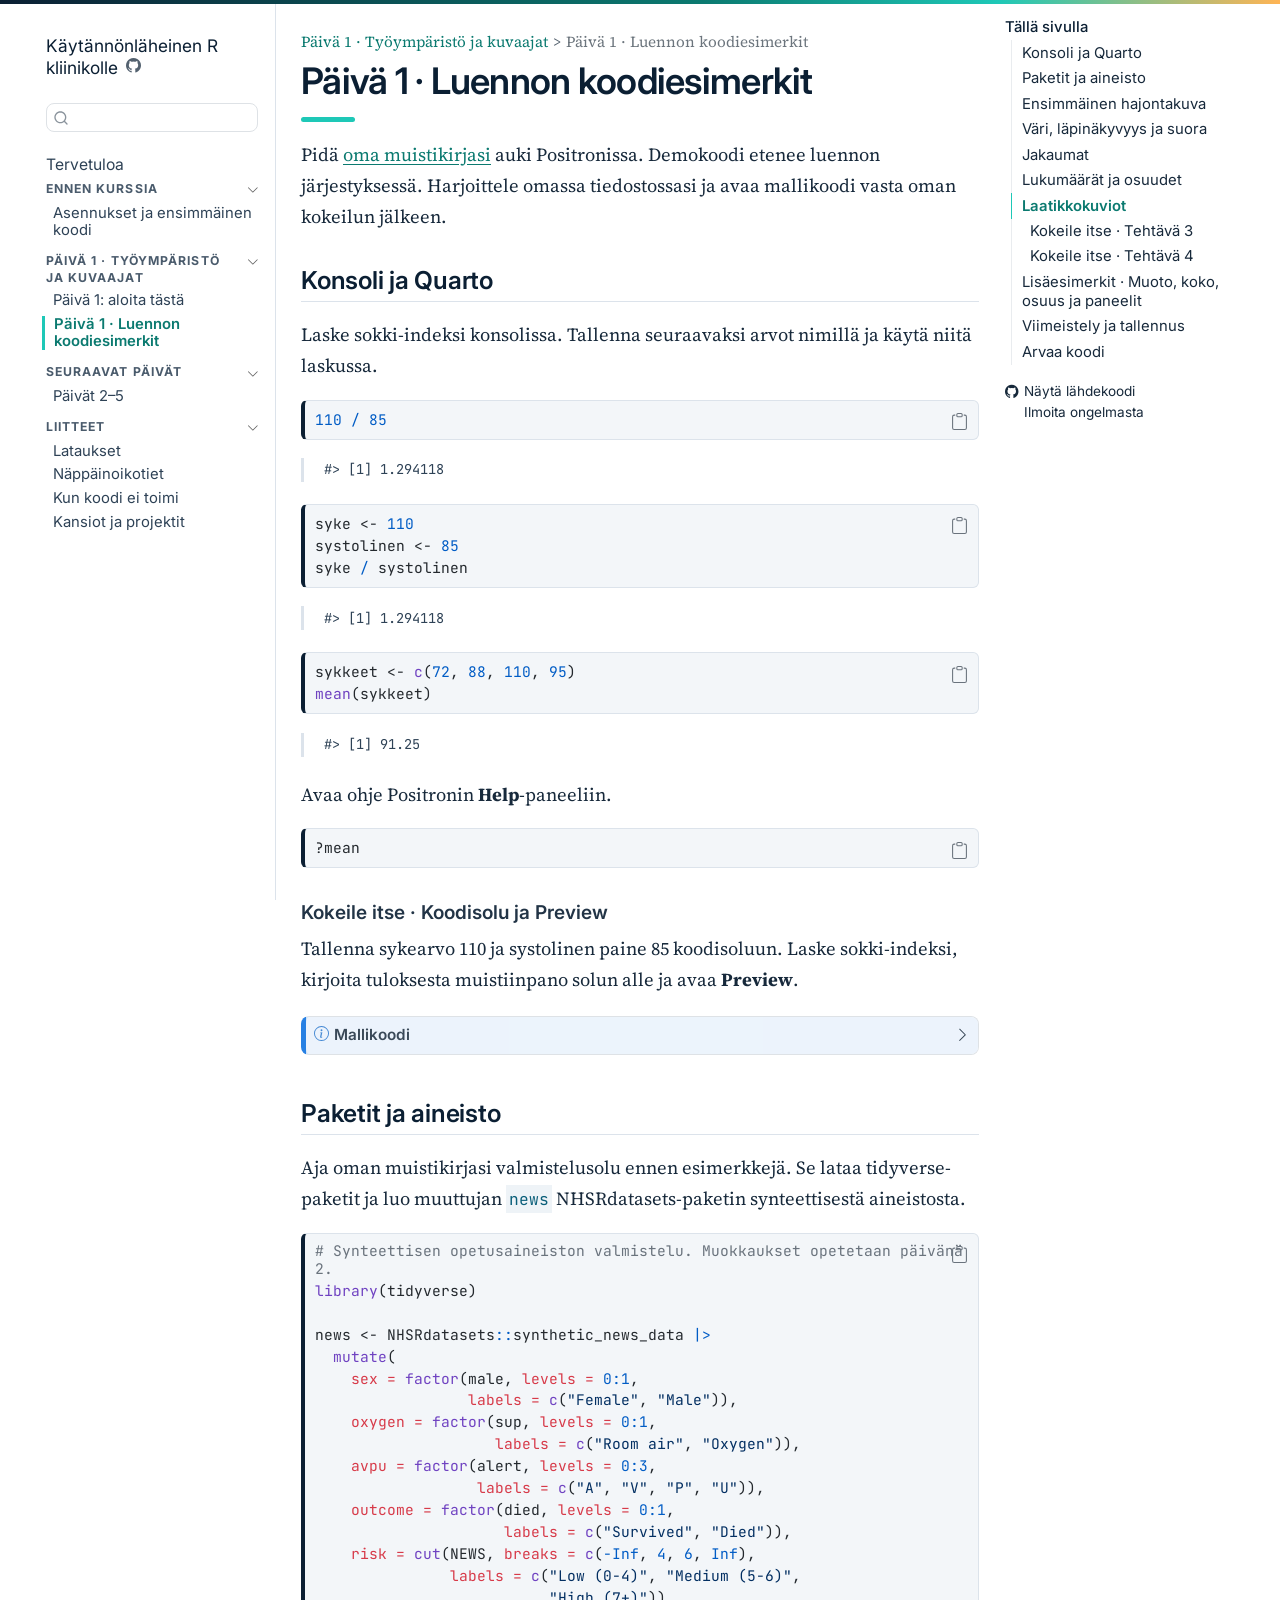
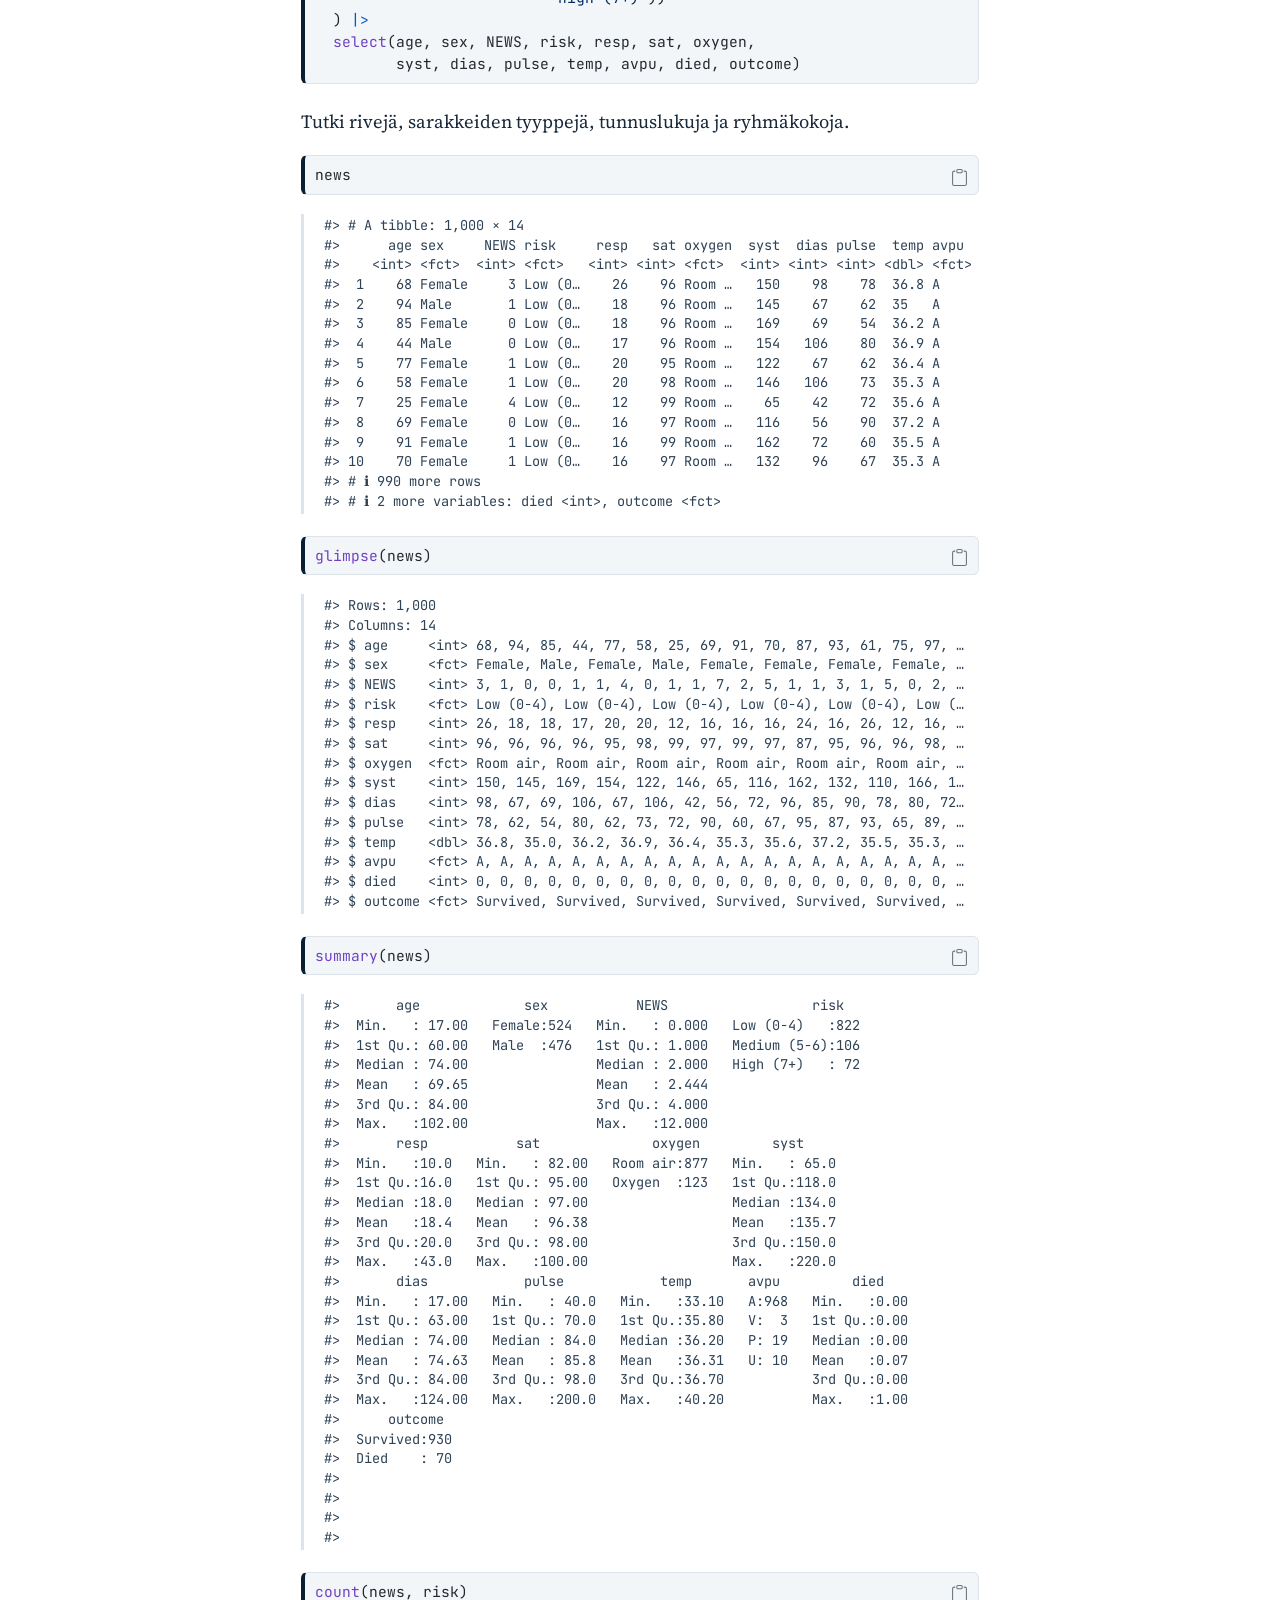
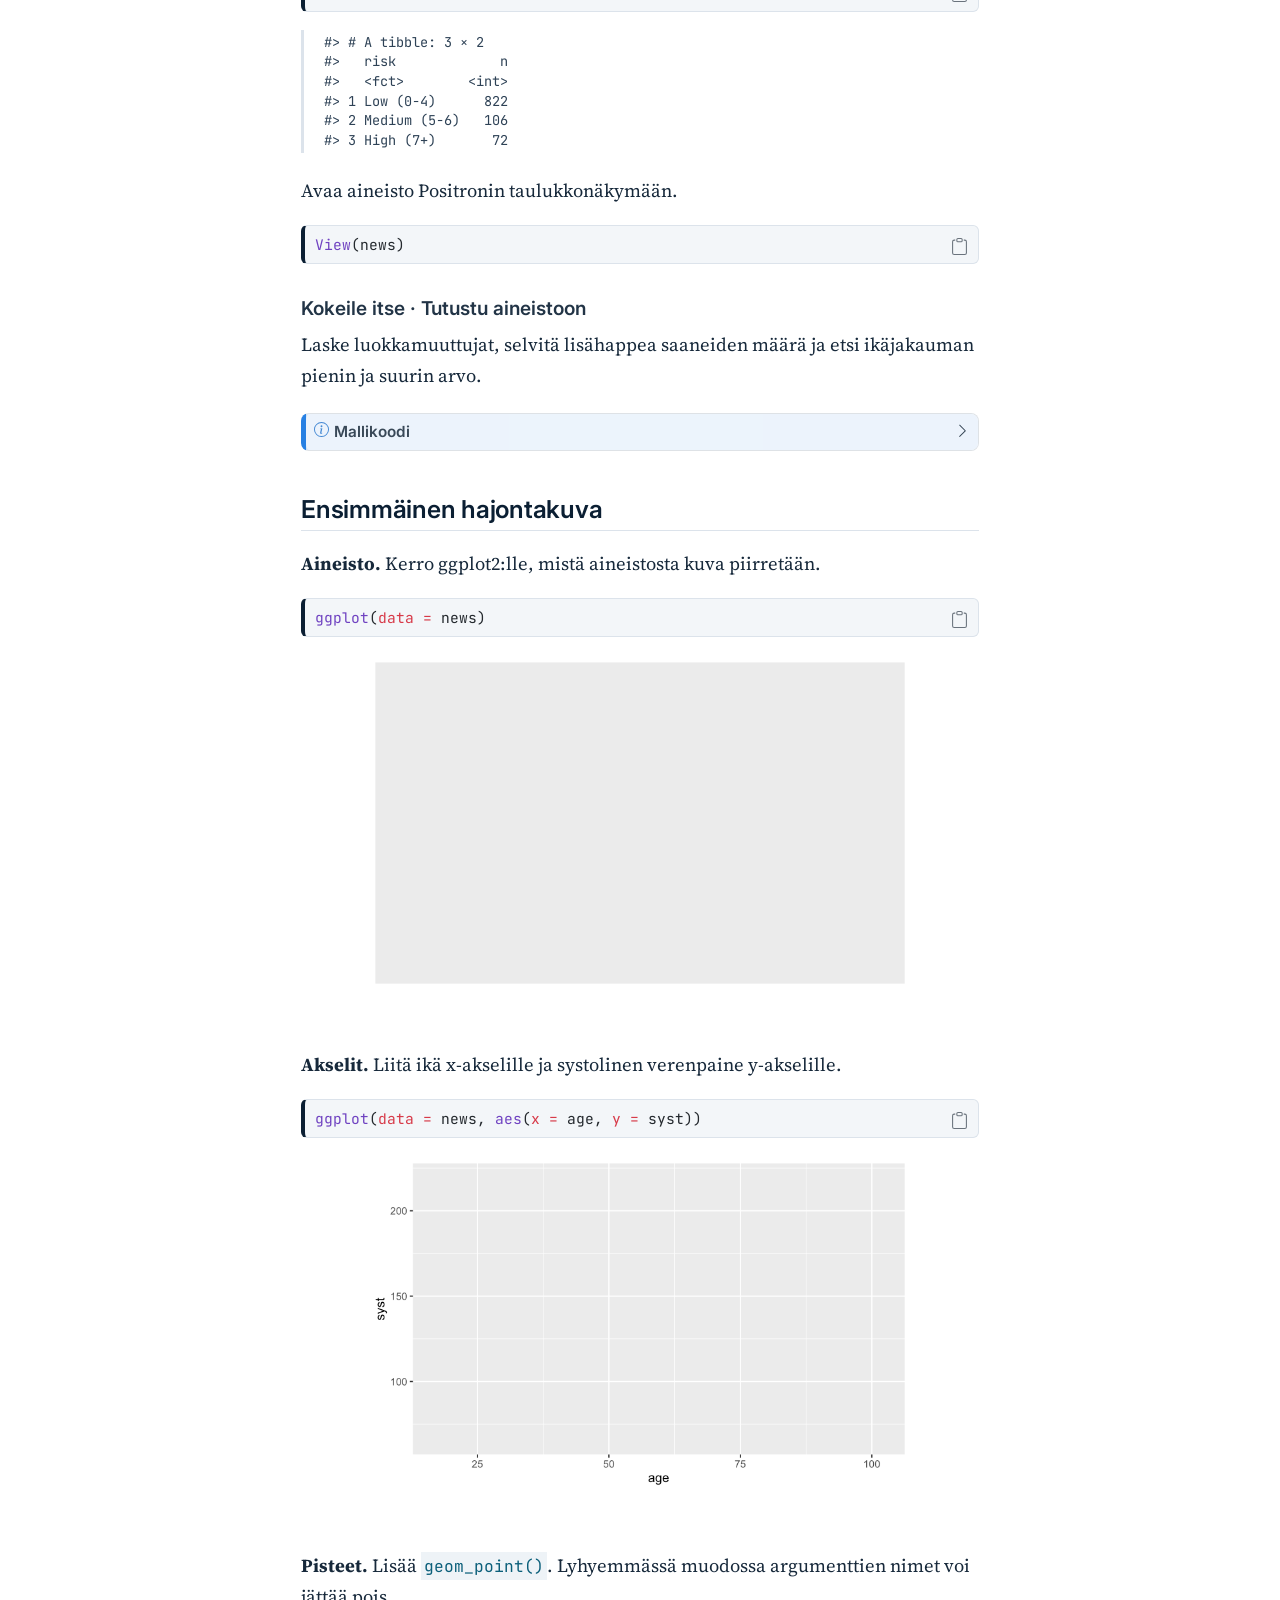
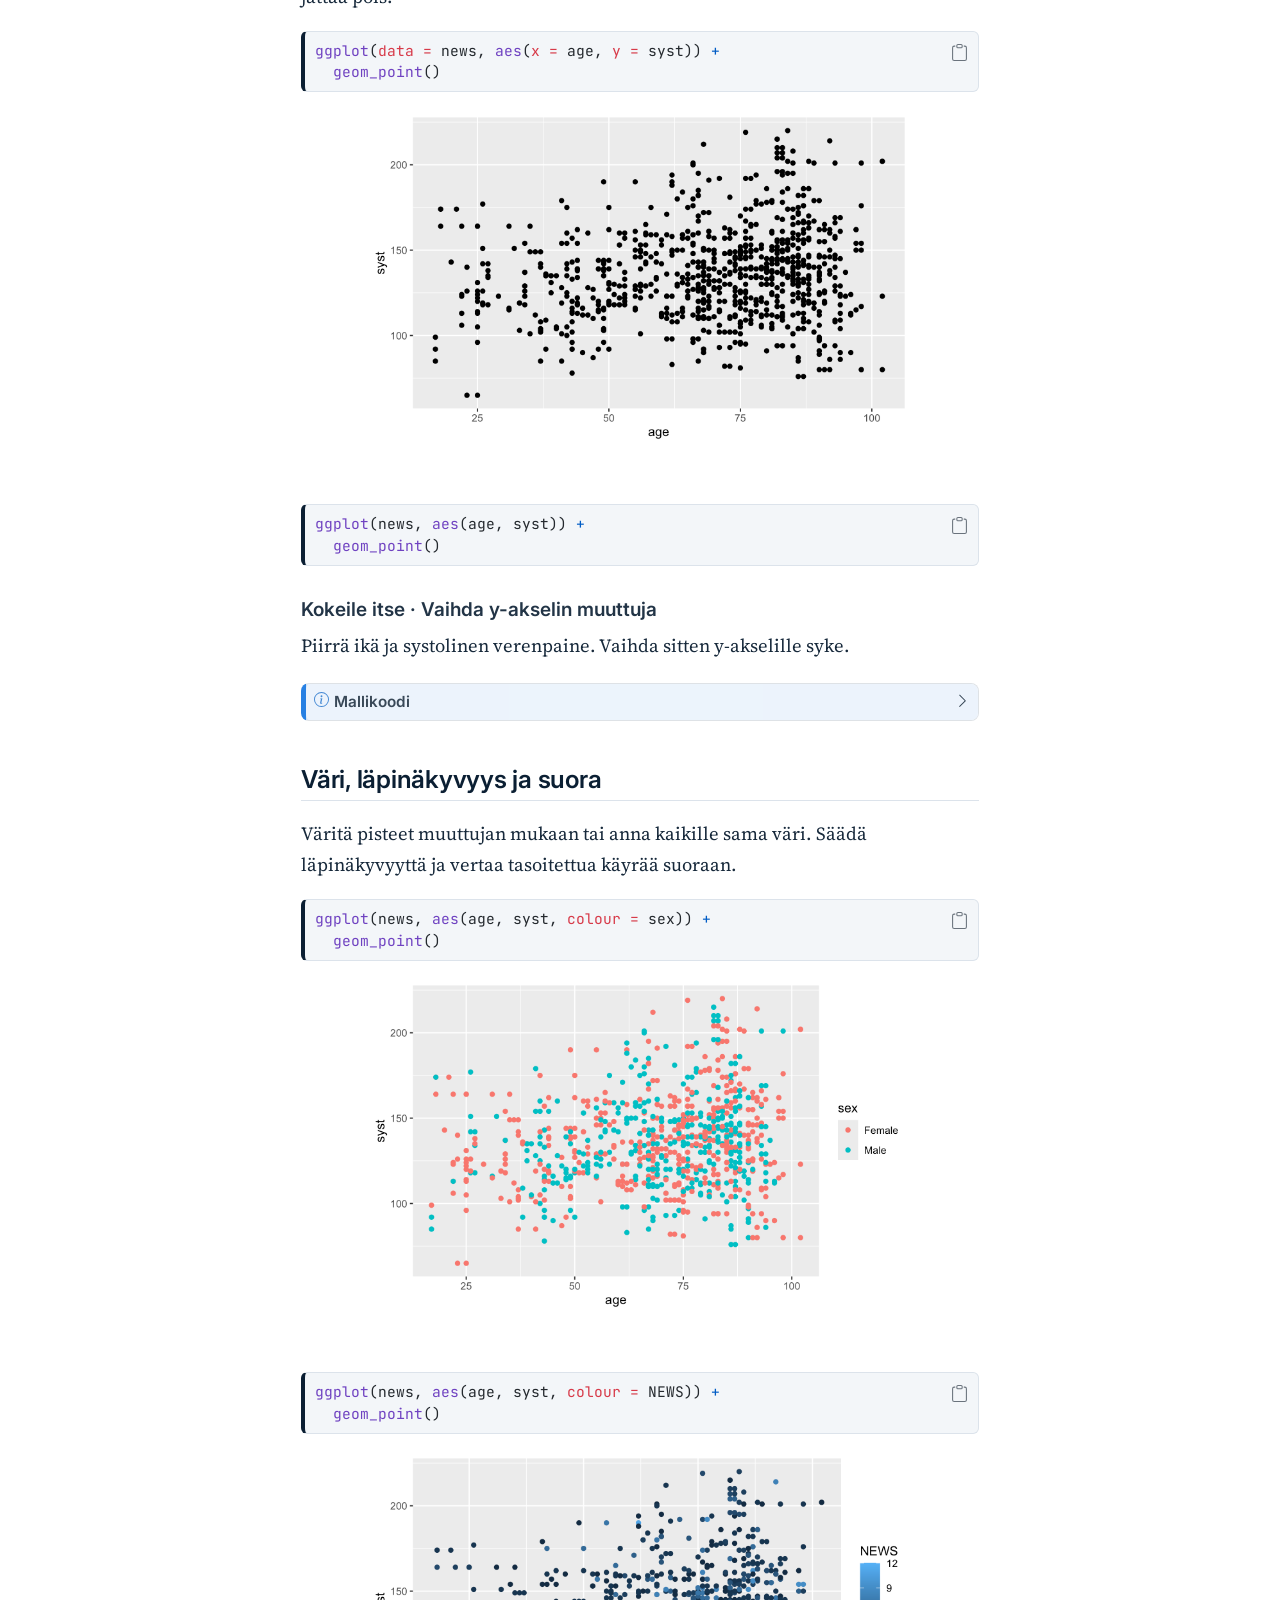
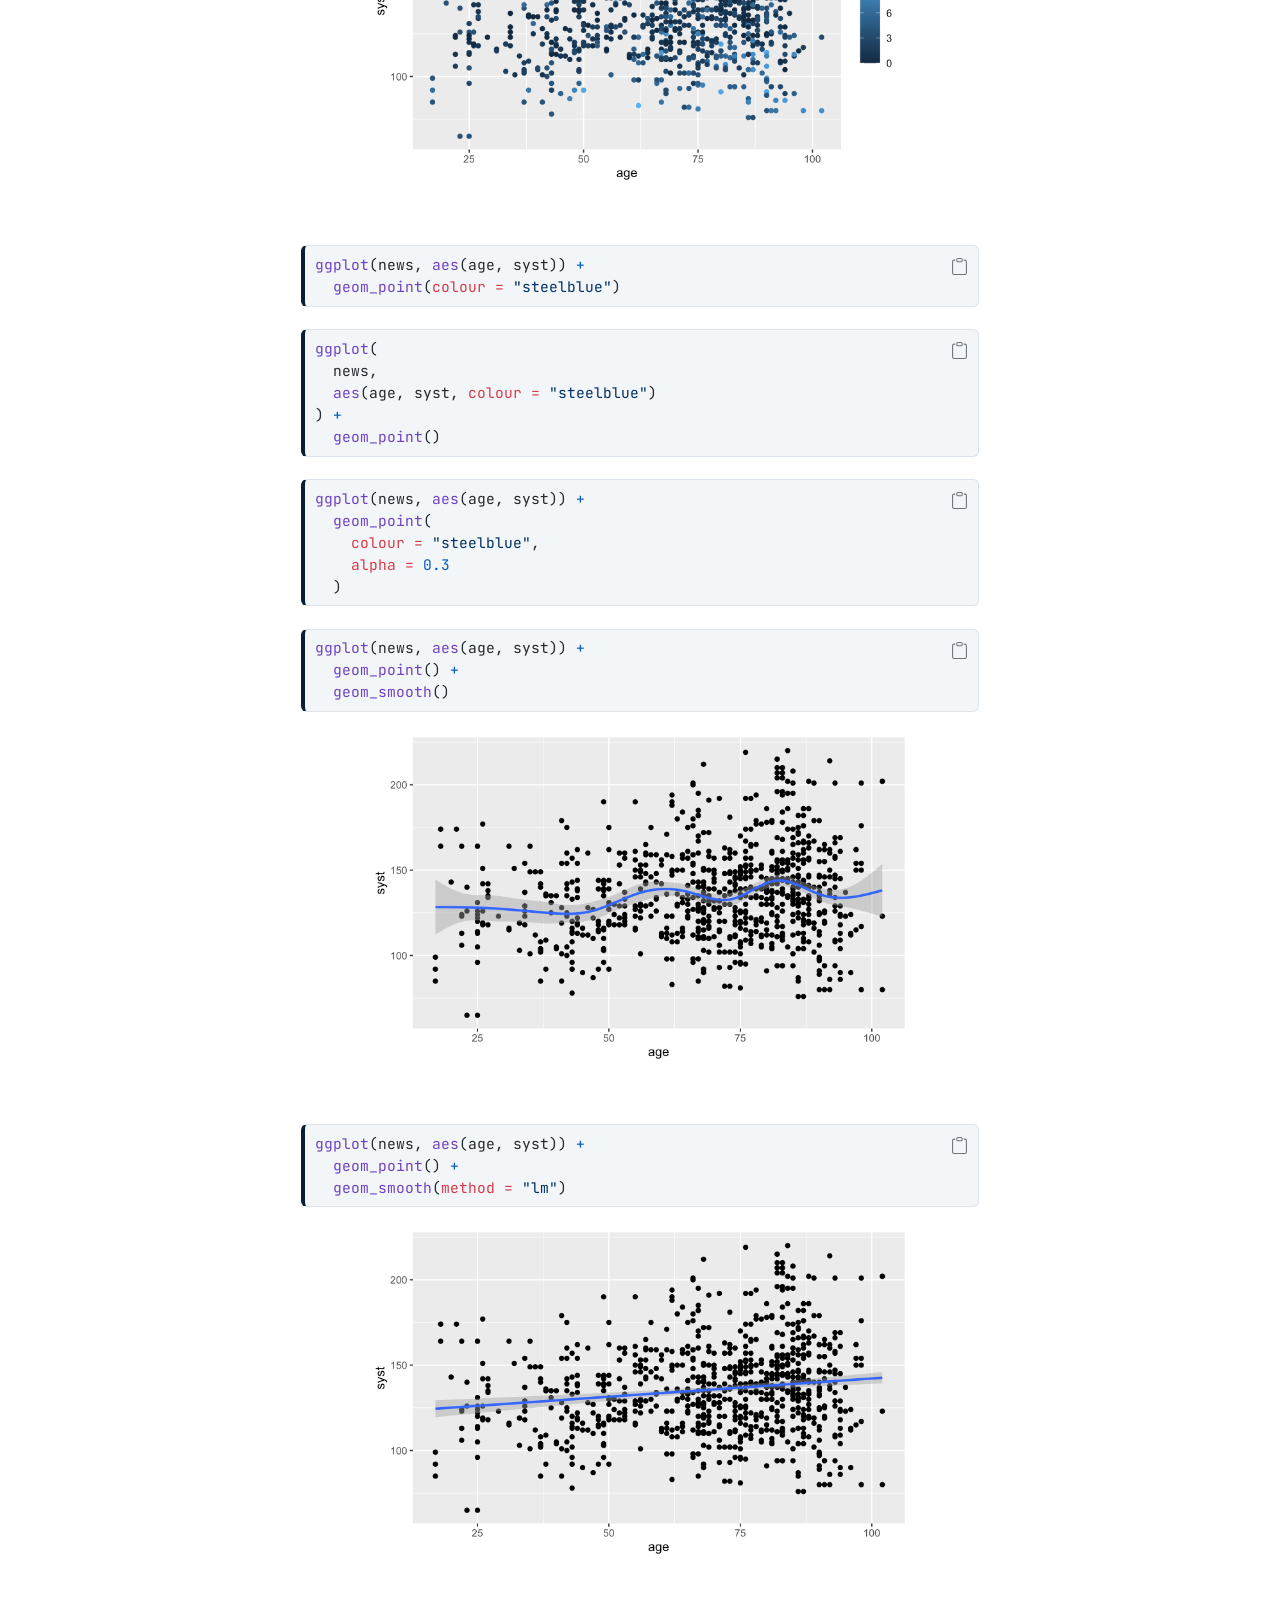
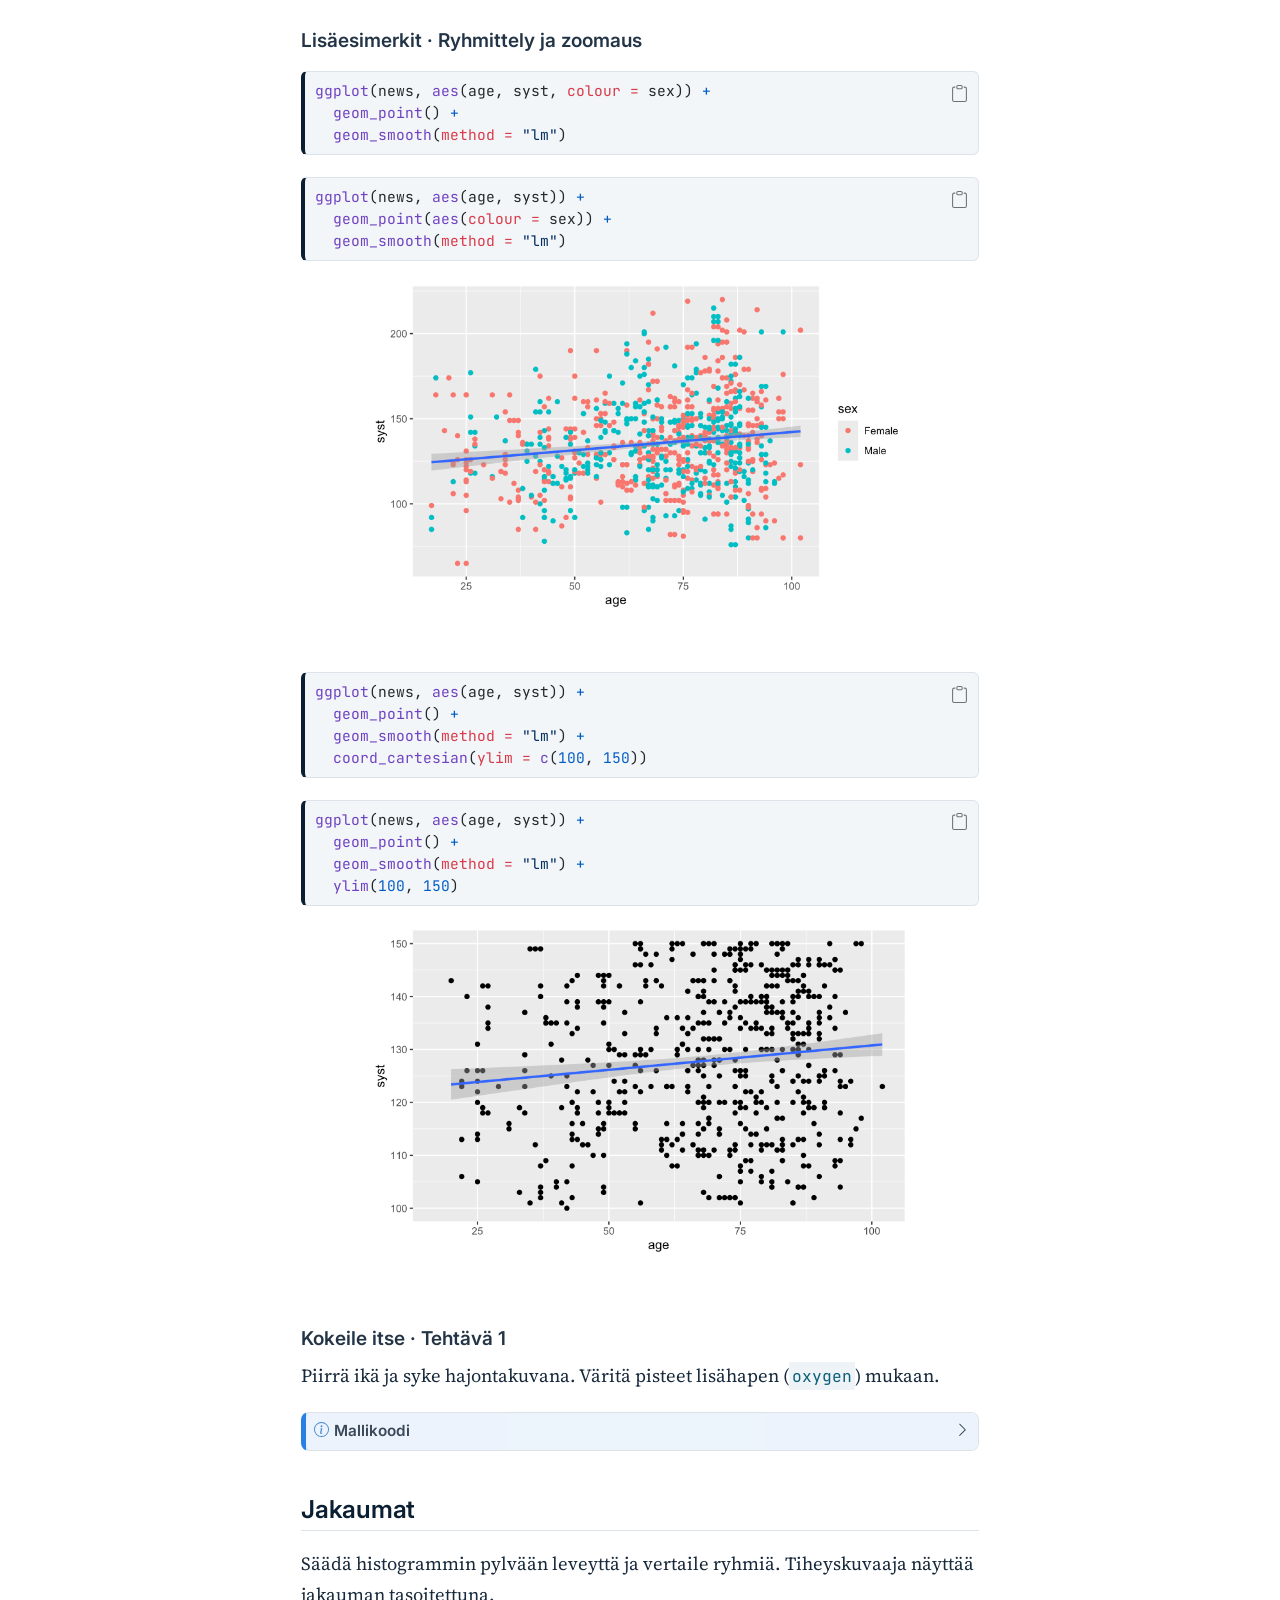
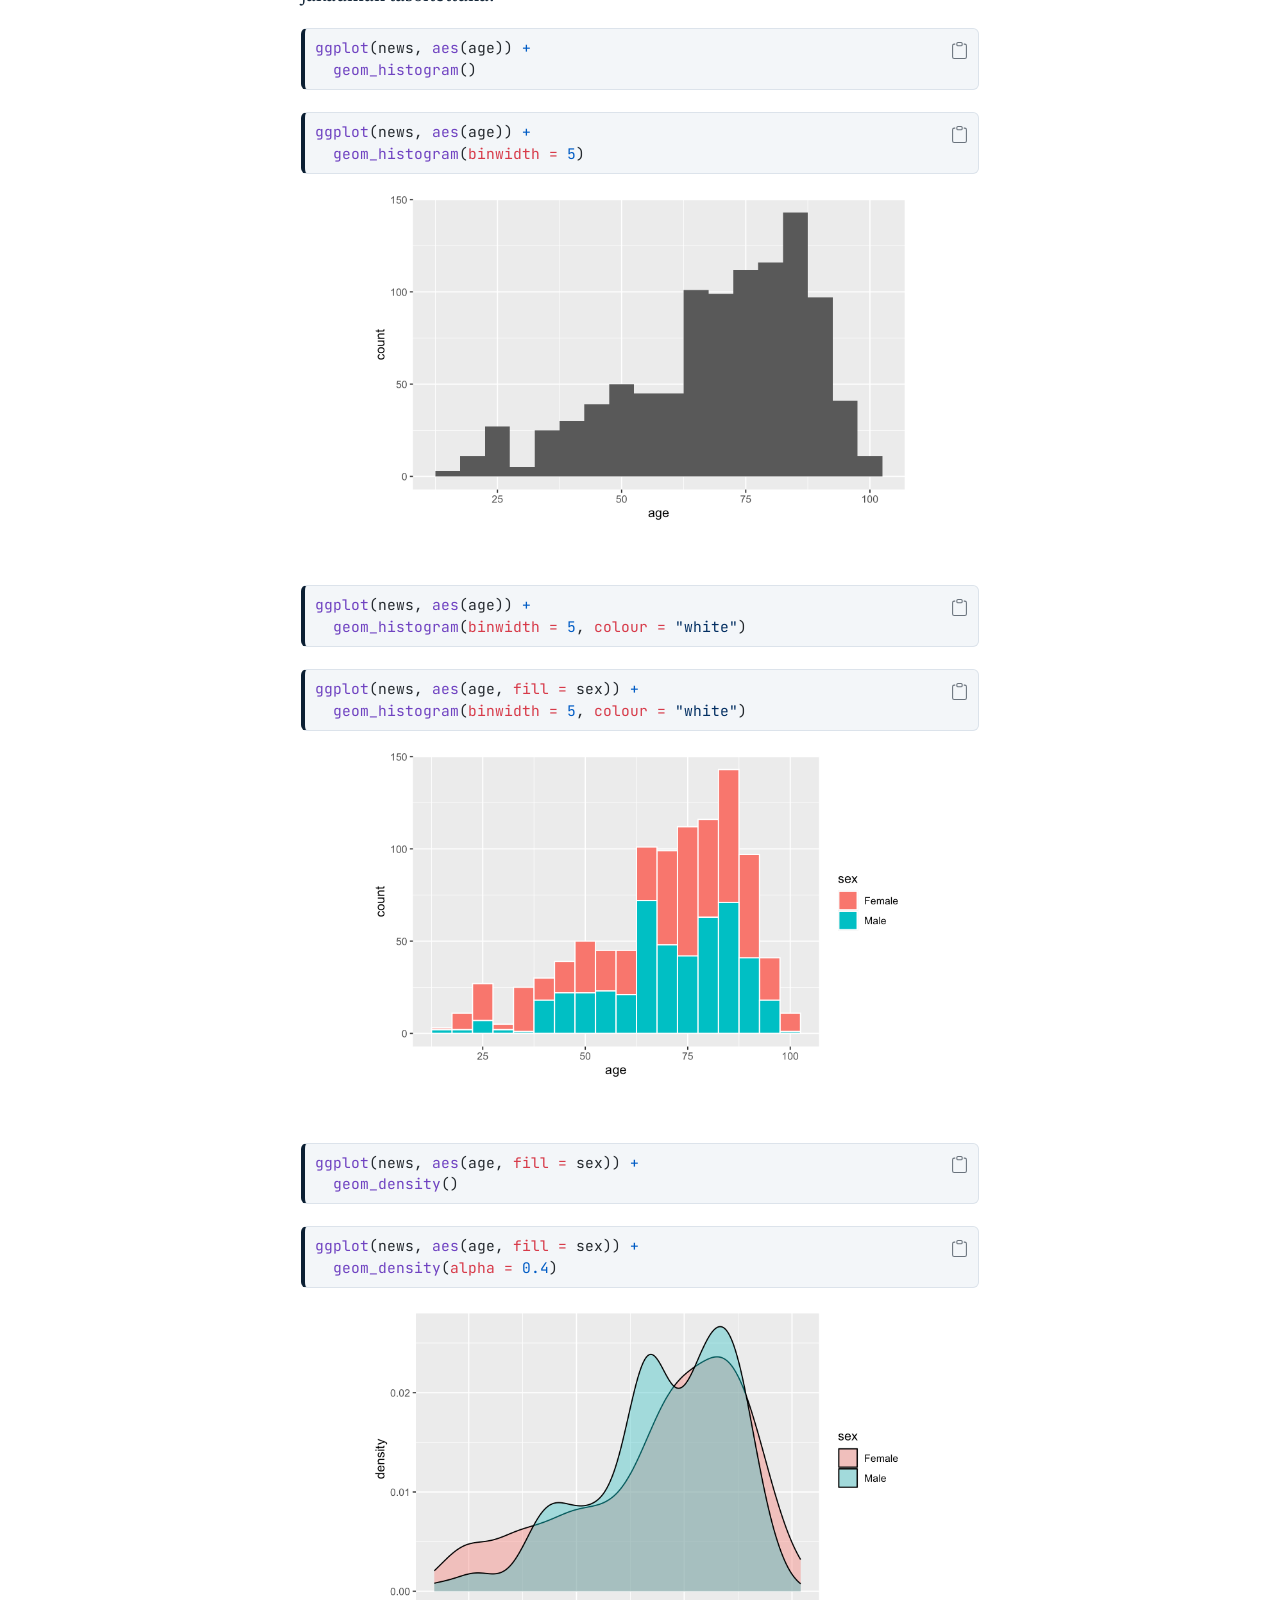
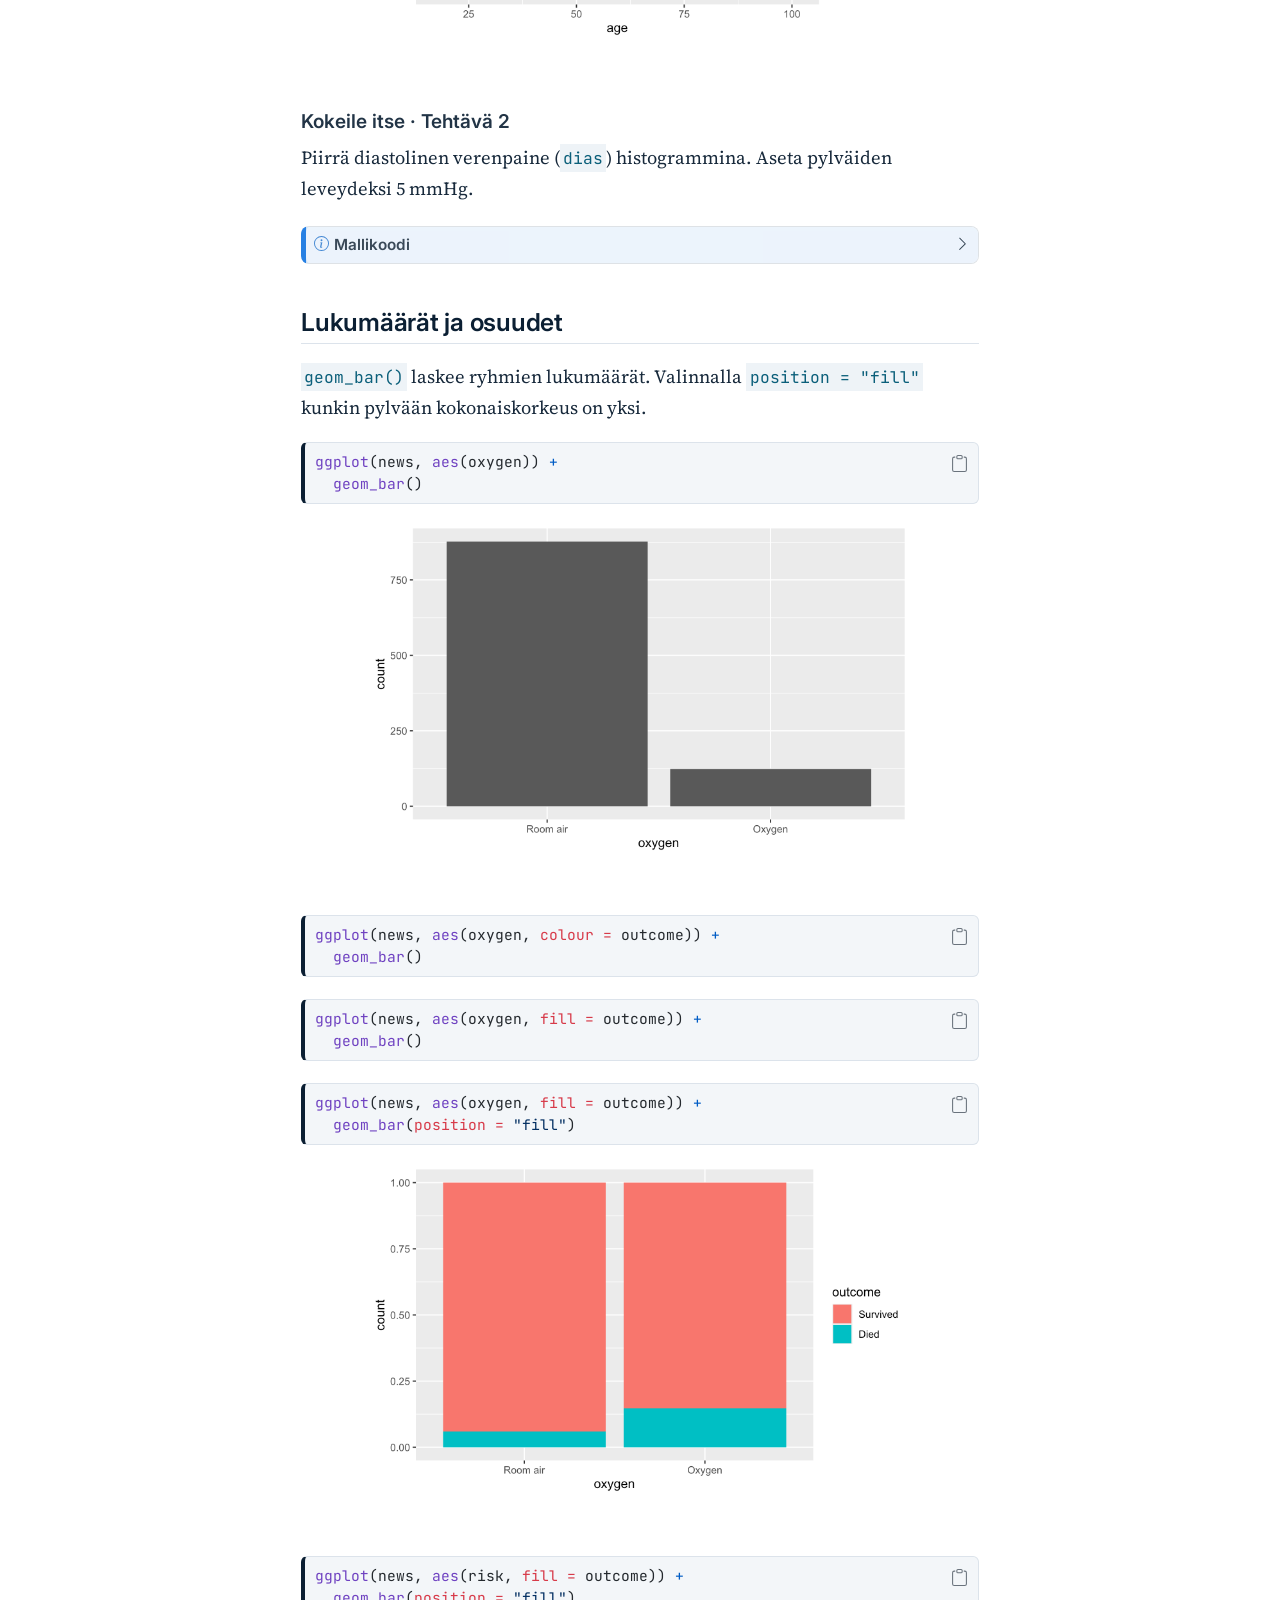
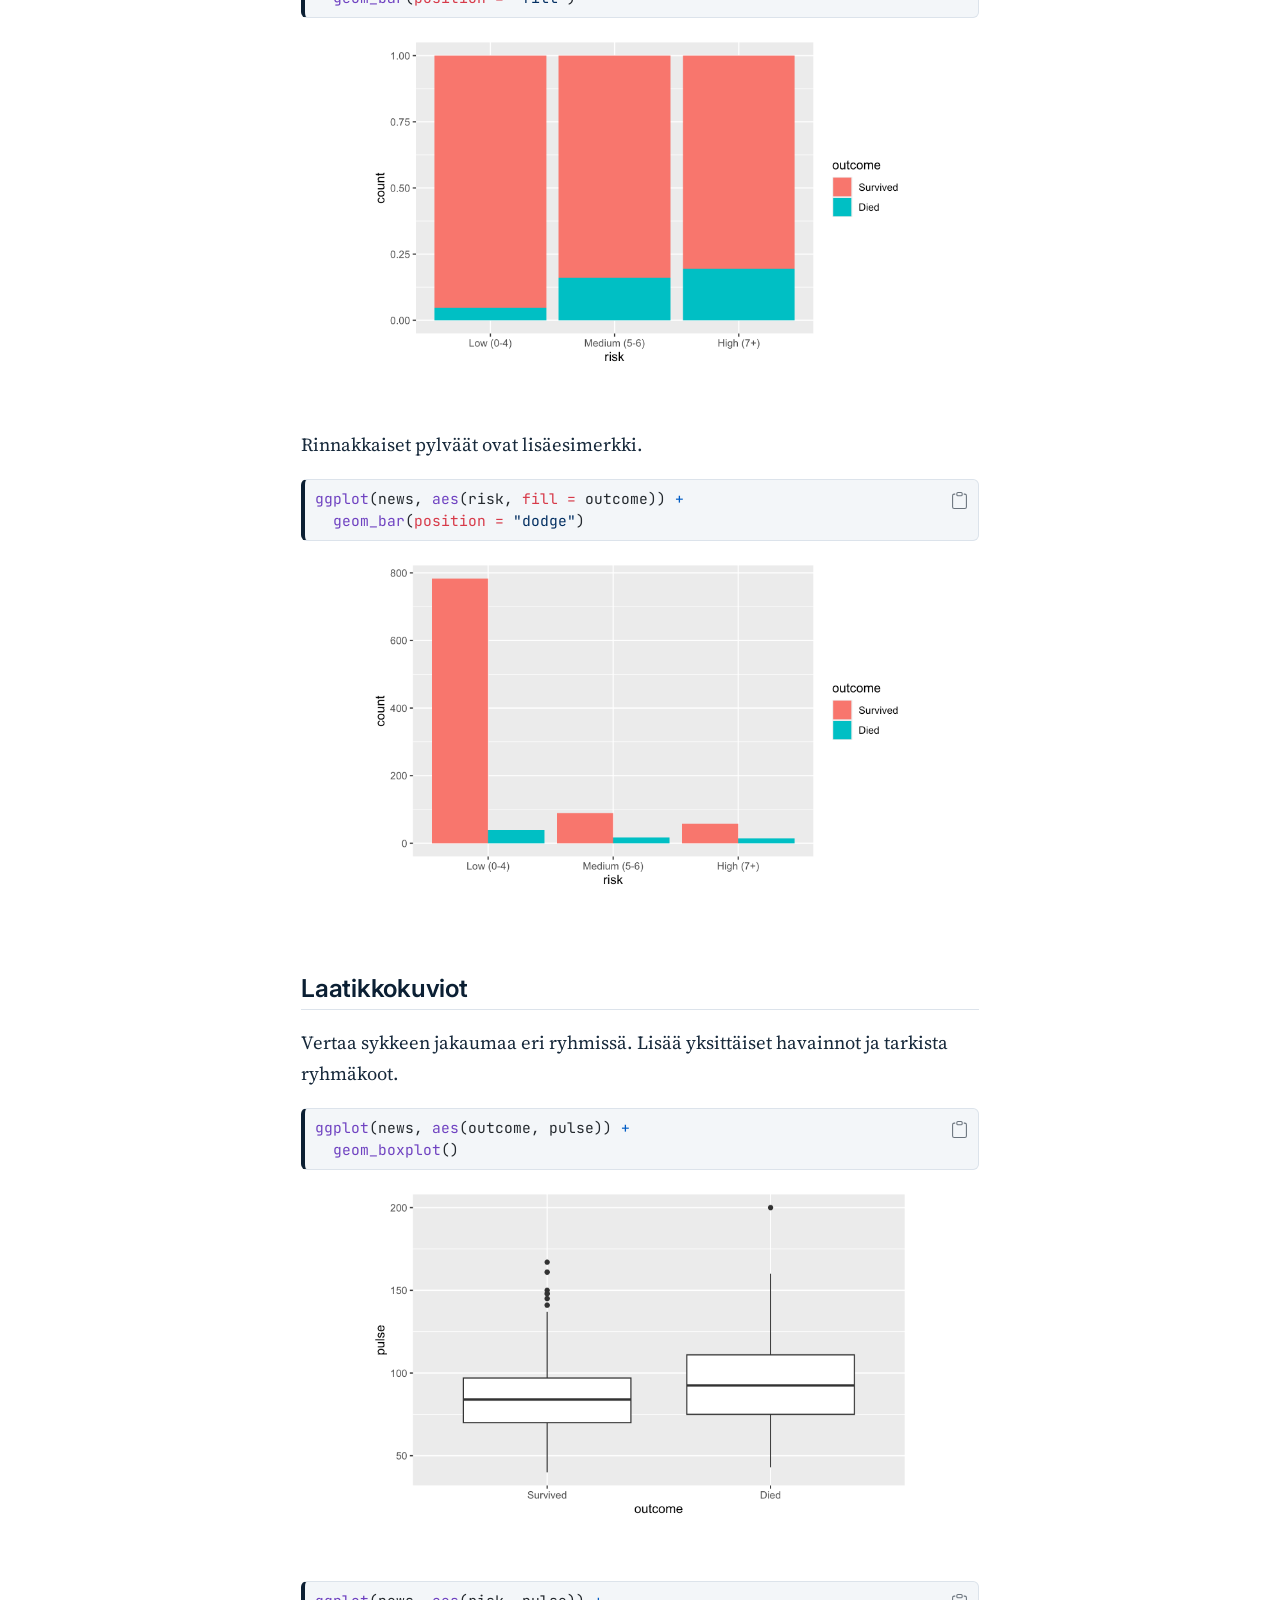
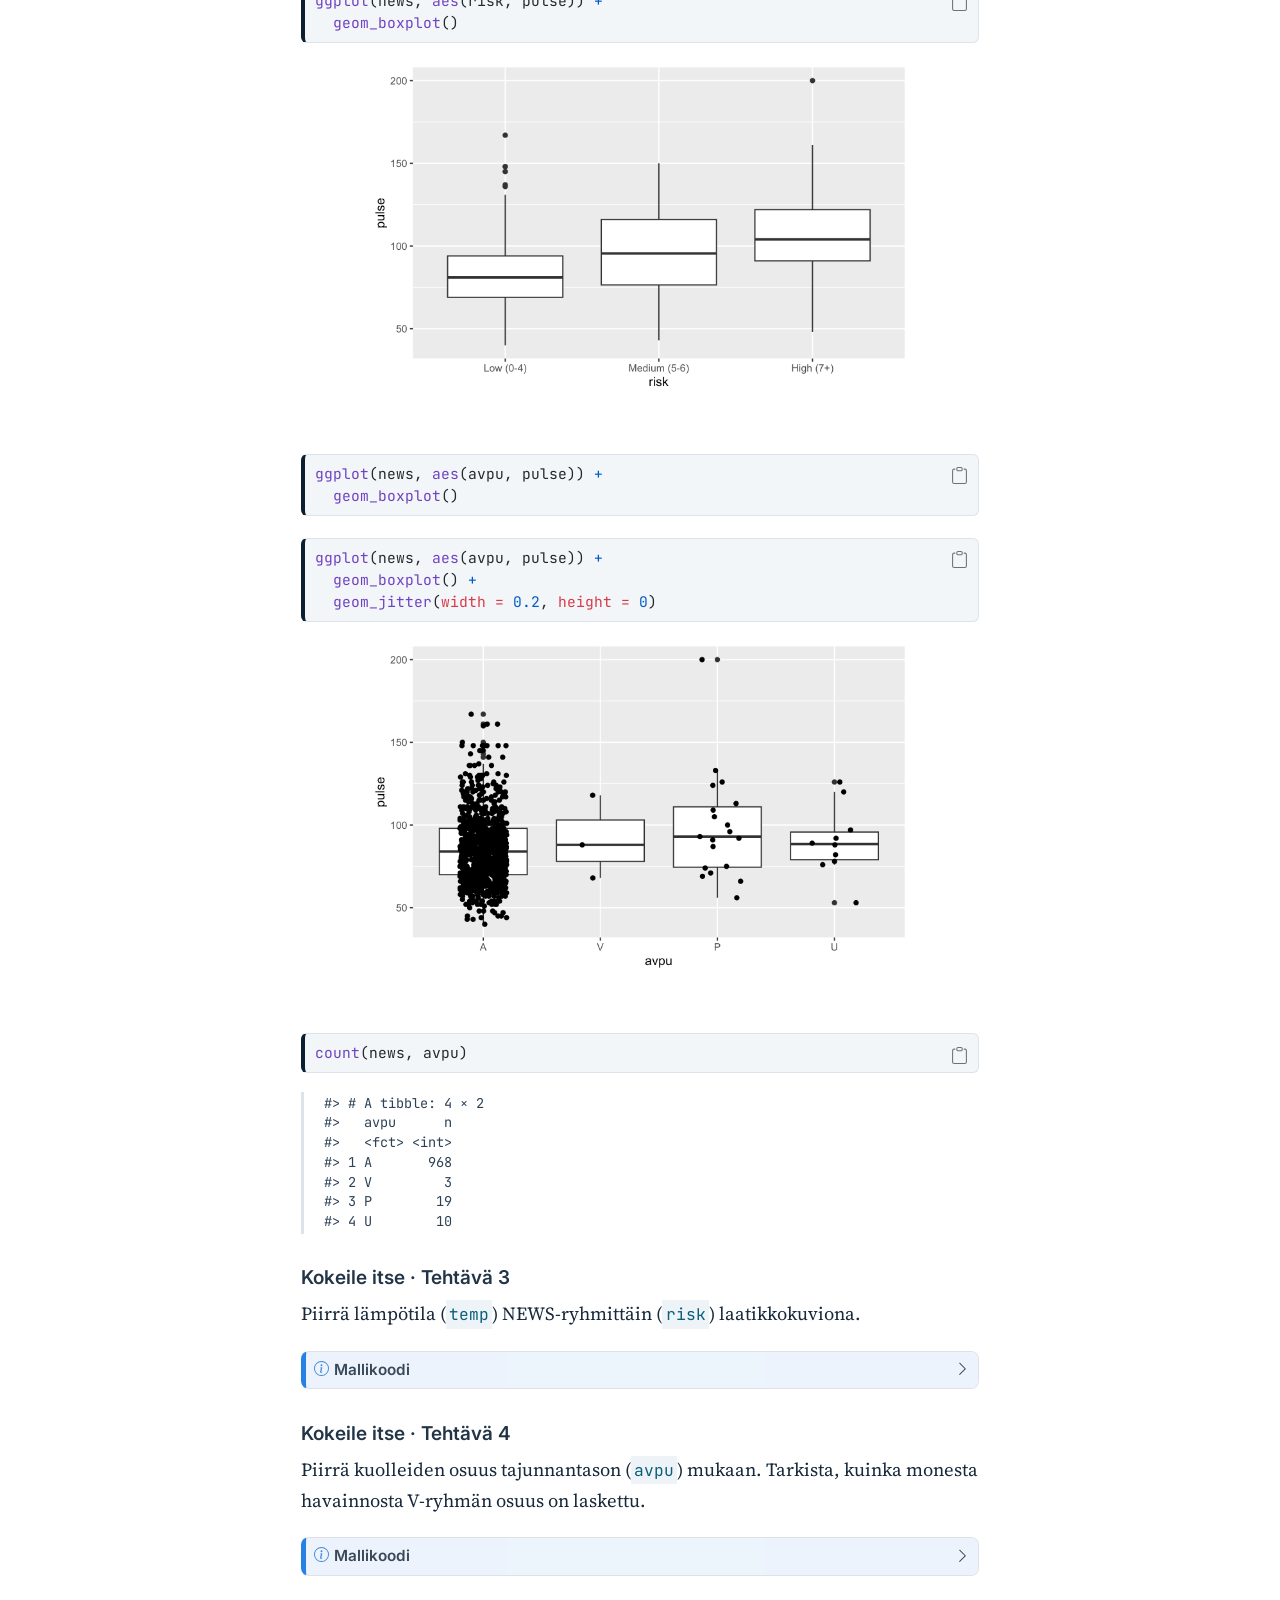
<file: docs/paiva1/koodiesimerkit.html>
<!DOCTYPE html>
<html xmlns="http://www.w3.org/1999/xhtml" lang="fi" xml:lang="fi"><head>

<meta charset="utf-8">
<meta name="generator" content="quarto-1.8.27">

<meta name="viewport" content="width=device-width, initial-scale=1.0, user-scalable=yes">


<title>Päivä 1 · Luennon koodiesimerkit – Käytännönläheinen R kliinikolle</title>
<style>
code{white-space: pre-wrap;}
span.smallcaps{font-variant: small-caps;}
div.columns{display: flex; gap: min(4vw, 1.5em);}
div.column{flex: auto; overflow-x: auto;}
div.hanging-indent{margin-left: 1.5em; text-indent: -1.5em;}
ul.task-list{list-style: none;}
ul.task-list li input[type="checkbox"] {
  width: 0.8em;
  margin: 0 0.8em 0.2em -1em; /* quarto-specific, see https://github.com/quarto-dev/quarto-cli/issues/4556 */ 
  vertical-align: middle;
}
/* CSS for syntax highlighting */
html { -webkit-text-size-adjust: 100%; }
pre > code.sourceCode { white-space: pre; position: relative; }
pre > code.sourceCode > span { display: inline-block; line-height: 1.25; }
pre > code.sourceCode > span:empty { height: 1.2em; }
.sourceCode { overflow: visible; }
code.sourceCode > span { color: inherit; text-decoration: inherit; }
div.sourceCode { margin: 1em 0; }
pre.sourceCode { margin: 0; }
@media screen {
div.sourceCode { overflow: auto; }
}
@media print {
pre > code.sourceCode { white-space: pre-wrap; }
pre > code.sourceCode > span { text-indent: -5em; padding-left: 5em; }
}
pre.numberSource code
  { counter-reset: source-line 0; }
pre.numberSource code > span
  { position: relative; left: -4em; counter-increment: source-line; }
pre.numberSource code > span > a:first-child::before
  { content: counter(source-line);
    position: relative; left: -1em; text-align: right; vertical-align: baseline;
    border: none; display: inline-block;
    -webkit-touch-callout: none; -webkit-user-select: none;
    -khtml-user-select: none; -moz-user-select: none;
    -ms-user-select: none; user-select: none;
    padding: 0 4px; width: 4em;
  }
pre.numberSource { margin-left: 3em;  padding-left: 4px; }
div.sourceCode
  {   }
@media screen {
pre > code.sourceCode > span > a:first-child::before { text-decoration: underline; }
}
</style>


<script src="../site_libs/quarto-nav/quarto-nav.js"></script>
<script src="../site_libs/quarto-nav/headroom.min.js"></script>
<script src="../site_libs/clipboard/clipboard.min.js"></script>
<script src="../site_libs/quarto-search/autocomplete.umd.js"></script>
<script src="../site_libs/quarto-search/fuse.min.js"></script>
<script src="../site_libs/quarto-search/quarto-search.js"></script>
<meta name="quarto:offset" content="../">
<link href="../tulossa.html" rel="next">
<link href="../paiva1/index.html" rel="prev">
<script src="../site_libs/quarto-html/quarto.js" type="module"></script>
<script src="../site_libs/quarto-html/tabsets/tabsets.js" type="module"></script>
<script src="../site_libs/quarto-html/axe/axe-check.js" type="module"></script>
<script src="../site_libs/quarto-html/popper.min.js"></script>
<script src="../site_libs/quarto-html/tippy.umd.min.js"></script>
<script src="../site_libs/quarto-html/anchor.min.js"></script>
<link href="../site_libs/quarto-html/tippy.css" rel="stylesheet">
<link href="../site_libs/quarto-html/quarto-syntax-highlighting-8903823511f73cebfa7300b99f59be8b.css" rel="stylesheet" id="quarto-text-highlighting-styles">
<script src="../site_libs/bootstrap/bootstrap.min.js"></script>
<link href="../site_libs/bootstrap/bootstrap-icons.css" rel="stylesheet">
<link href="../site_libs/bootstrap/bootstrap-1c8689f1ea38c4ca3e8418c691fad42e.min.css" rel="stylesheet" append-hash="true" id="quarto-bootstrap" data-mode="light">
<script id="quarto-search-options" type="application/json">{
  "location": "sidebar",
  "copy-button": false,
  "collapse-after": 3,
  "panel-placement": "start",
  "type": "textbox",
  "limit": 50,
  "keyboard-shortcut": [
    "f",
    "/",
    "s"
  ],
  "show-item-context": false,
  "language": {
    "search-no-results-text": "Ei tuloksia",
    "search-matching-documents-text": "tulokset",
    "search-copy-link-title": "Kopioi linkki hakuun",
    "search-hide-matches-text": "Piilota loput tulokset",
    "search-more-match-text": "tulos tässä dokumentissa",
    "search-more-matches-text": "tulosta tässä dokumentissa",
    "search-clear-button-title": "Tyhjennä",
    "search-text-placeholder": "",
    "search-detached-cancel-button-title": "Peruuta",
    "search-submit-button-title": "Lähetä",
    "search-label": "Hae"
  }
}</script>


</head>

<body class="nav-sidebar floating quarto-light">

<div id="quarto-search-results"></div>
  <header id="quarto-header" class="headroom fixed-top">
  <nav class="quarto-secondary-nav">
    <div class="container-fluid d-flex">
      <button type="button" class="quarto-btn-toggle btn" data-bs-toggle="collapse" role="button" data-bs-target=".quarto-sidebar-collapse-item" aria-controls="quarto-sidebar" aria-expanded="false" aria-label="Vaihda sivupalkki" onclick="if (window.quartoToggleHeadroom) { window.quartoToggleHeadroom(); }">
        <i class="bi bi-layout-text-sidebar-reverse"></i>
      </button>
        <nav class="quarto-page-breadcrumbs" aria-label="breadcrumb"><ol class="breadcrumb"><li class="breadcrumb-item"><a href="../paiva1/index.html">Päivä 1 · Työympäristö ja kuvaajat</a></li><li class="breadcrumb-item"><a href="../paiva1/koodiesimerkit.html"><span class="chapter-title">Päivä 1 · Luennon koodiesimerkit</span></a></li></ol></nav>
        <a class="flex-grow-1" role="navigation" data-bs-toggle="collapse" data-bs-target=".quarto-sidebar-collapse-item" aria-controls="quarto-sidebar" aria-expanded="false" aria-label="Vaihda sivupalkki" onclick="if (window.quartoToggleHeadroom) { window.quartoToggleHeadroom(); }">      
        </a>
      <button type="button" class="btn quarto-search-button" aria-label="Hae" onclick="window.quartoOpenSearch();">
        <i class="bi bi-search"></i>
      </button>
    </div>
  </nav>
</header>
<!-- content -->
<div id="quarto-content" class="quarto-container page-columns page-rows-contents page-layout-article">
<!-- sidebar -->
  <nav id="quarto-sidebar" class="sidebar collapse collapse-horizontal quarto-sidebar-collapse-item sidebar-navigation floating overflow-auto">
    <div class="pt-lg-2 mt-2 text-left sidebar-header">
    <div class="sidebar-title mb-0 py-0">
      <a href="../">Käytännönläheinen R kliinikolle</a> 
        <div class="sidebar-tools-main">
    <a href="https://github.com/finnemakatemia/r-kurssi" title="Lähdekoodi" class="quarto-navigation-tool px-1" aria-label="Lähdekoodi"><i class="bi bi-github"></i></a>
</div>
    </div>
      </div>
        <div class="mt-2 flex-shrink-0 align-items-center">
        <div class="sidebar-search">
        <div id="quarto-search" class="" title="Hae"></div>
        </div>
        </div>
    <div class="sidebar-menu-container"> 
    <ul class="list-unstyled mt-1">
        <li class="sidebar-item">
  <div class="sidebar-item-container"> 
  <a href="../index.html" class="sidebar-item-text sidebar-link">
 <span class="menu-text">Tervetuloa</span></a>
  </div>
</li>
        <li class="sidebar-item sidebar-item-section">
      <div class="sidebar-item-container"> 
            <a class="sidebar-item-text sidebar-link text-start" data-bs-toggle="collapse" data-bs-target="#quarto-sidebar-section-1" role="navigation" aria-expanded="true">
 <span class="menu-text">Ennen kurssia</span></a>
          <a class="sidebar-item-toggle text-start" data-bs-toggle="collapse" data-bs-target="#quarto-sidebar-section-1" role="navigation" aria-expanded="true" aria-label="Vaihda osio">
            <i class="bi bi-chevron-right ms-2"></i>
          </a> 
      </div>
      <ul id="quarto-sidebar-section-1" class="collapse list-unstyled sidebar-section depth1 show">  
          <li class="sidebar-item">
  <div class="sidebar-item-container"> 
  <a href="../ennen-kurssia.html" class="sidebar-item-text sidebar-link"><span class="chapter-title">Asennukset ja ensimmäinen koodi</span></a>
  </div>
</li>
      </ul>
  </li>
        <li class="sidebar-item sidebar-item-section">
      <div class="sidebar-item-container"> 
            <a class="sidebar-item-text sidebar-link text-start" data-bs-toggle="collapse" data-bs-target="#quarto-sidebar-section-2" role="navigation" aria-expanded="true">
 <span class="menu-text">Päivä 1 · Työympäristö ja kuvaajat</span></a>
          <a class="sidebar-item-toggle text-start" data-bs-toggle="collapse" data-bs-target="#quarto-sidebar-section-2" role="navigation" aria-expanded="true" aria-label="Vaihda osio">
            <i class="bi bi-chevron-right ms-2"></i>
          </a> 
      </div>
      <ul id="quarto-sidebar-section-2" class="collapse list-unstyled sidebar-section depth1 show">  
          <li class="sidebar-item">
  <div class="sidebar-item-container"> 
  <a href="../paiva1/index.html" class="sidebar-item-text sidebar-link"><span class="chapter-title">Päivä 1: aloita tästä</span></a>
  </div>
</li>
          <li class="sidebar-item">
  <div class="sidebar-item-container"> 
  <a href="../paiva1/koodiesimerkit.html" class="sidebar-item-text sidebar-link active"><span class="chapter-title">Päivä 1 · Luennon koodiesimerkit</span></a>
  </div>
</li>
      </ul>
  </li>
        <li class="sidebar-item sidebar-item-section">
      <div class="sidebar-item-container"> 
            <a class="sidebar-item-text sidebar-link text-start" data-bs-toggle="collapse" data-bs-target="#quarto-sidebar-section-3" role="navigation" aria-expanded="true">
 <span class="menu-text">Seuraavat päivät</span></a>
          <a class="sidebar-item-toggle text-start" data-bs-toggle="collapse" data-bs-target="#quarto-sidebar-section-3" role="navigation" aria-expanded="true" aria-label="Vaihda osio">
            <i class="bi bi-chevron-right ms-2"></i>
          </a> 
      </div>
      <ul id="quarto-sidebar-section-3" class="collapse list-unstyled sidebar-section depth1 show">  
          <li class="sidebar-item">
  <div class="sidebar-item-container"> 
  <a href="../tulossa.html" class="sidebar-item-text sidebar-link"><span class="chapter-title">Päivät 2–5</span></a>
  </div>
</li>
      </ul>
  </li>
        <li class="sidebar-item sidebar-item-section">
      <div class="sidebar-item-container"> 
            <a class="sidebar-item-text sidebar-link text-start" data-bs-toggle="collapse" data-bs-target="#quarto-sidebar-section-4" role="navigation" aria-expanded="true">
 <span class="menu-text">Liitteet</span></a>
          <a class="sidebar-item-toggle text-start" data-bs-toggle="collapse" data-bs-target="#quarto-sidebar-section-4" role="navigation" aria-expanded="true" aria-label="Vaihda osio">
            <i class="bi bi-chevron-right ms-2"></i>
          </a> 
      </div>
      <ul id="quarto-sidebar-section-4" class="collapse list-unstyled sidebar-section depth1 show">  
          <li class="sidebar-item">
  <div class="sidebar-item-container"> 
  <a href="../lataukset.html" class="sidebar-item-text sidebar-link"><span class="chapter-title">Lataukset</span></a>
  </div>
</li>
          <li class="sidebar-item">
  <div class="sidebar-item-container"> 
  <a href="../liitteet/nappaimet.html" class="sidebar-item-text sidebar-link"><span class="chapter-title">Näppäinoikotiet</span></a>
  </div>
</li>
          <li class="sidebar-item">
  <div class="sidebar-item-container"> 
  <a href="../liitteet/virheet.html" class="sidebar-item-text sidebar-link"><span class="chapter-title">Kun koodi ei toimi</span></a>
  </div>
</li>
          <li class="sidebar-item">
  <div class="sidebar-item-container"> 
  <a href="../liitteet/projektit.html" class="sidebar-item-text sidebar-link"><span class="chapter-title">Kansiot ja projektit</span></a>
  </div>
</li>
      </ul>
  </li>
    </ul>
    </div>
</nav>
<div id="quarto-sidebar-glass" class="quarto-sidebar-collapse-item" data-bs-toggle="collapse" data-bs-target=".quarto-sidebar-collapse-item"></div>
<!-- margin-sidebar -->
    <div id="quarto-margin-sidebar" class="sidebar margin-sidebar">
        <nav id="TOC" role="doc-toc" class="toc-active">
    <h2 id="toc-title">Tällä sivulla</h2>
   
  <ul>
  <li><a href="#konsoli-ja-quarto" id="toc-konsoli-ja-quarto" class="nav-link active" data-scroll-target="#konsoli-ja-quarto">Konsoli ja Quarto</a>
  <ul class="collapse">
  <li><a href="#kokeile-itse-koodisolu-ja-preview" id="toc-kokeile-itse-koodisolu-ja-preview" class="nav-link" data-scroll-target="#kokeile-itse-koodisolu-ja-preview">Kokeile itse · Koodisolu ja Preview</a></li>
  </ul></li>
  <li><a href="#paketit-ja-aineisto" id="toc-paketit-ja-aineisto" class="nav-link" data-scroll-target="#paketit-ja-aineisto">Paketit ja aineisto</a>
  <ul class="collapse">
  <li><a href="#kokeile-itse-tutustu-aineistoon" id="toc-kokeile-itse-tutustu-aineistoon" class="nav-link" data-scroll-target="#kokeile-itse-tutustu-aineistoon">Kokeile itse · Tutustu aineistoon</a></li>
  </ul></li>
  <li><a href="#ensimmäinen-hajontakuva" id="toc-ensimmäinen-hajontakuva" class="nav-link" data-scroll-target="#ensimmäinen-hajontakuva">Ensimmäinen hajontakuva</a>
  <ul class="collapse">
  <li><a href="#kokeile-itse-vaihda-y-akselin-muuttuja" id="toc-kokeile-itse-vaihda-y-akselin-muuttuja" class="nav-link" data-scroll-target="#kokeile-itse-vaihda-y-akselin-muuttuja">Kokeile itse · Vaihda y-akselin muuttuja</a></li>
  </ul></li>
  <li><a href="#väri-läpinäkyvyys-ja-suora" id="toc-väri-läpinäkyvyys-ja-suora" class="nav-link" data-scroll-target="#väri-läpinäkyvyys-ja-suora">Väri, läpinäkyvyys ja suora</a>
  <ul class="collapse">
  <li><a href="#lisäesimerkit-ryhmittely-ja-zoomaus" id="toc-lisäesimerkit-ryhmittely-ja-zoomaus" class="nav-link" data-scroll-target="#lisäesimerkit-ryhmittely-ja-zoomaus">Lisäesimerkit · Ryhmittely ja zoomaus</a></li>
  <li><a href="#kokeile-itse-tehtävä-1" id="toc-kokeile-itse-tehtävä-1" class="nav-link" data-scroll-target="#kokeile-itse-tehtävä-1">Kokeile itse · Tehtävä 1</a></li>
  </ul></li>
  <li><a href="#jakaumat" id="toc-jakaumat" class="nav-link" data-scroll-target="#jakaumat">Jakaumat</a>
  <ul class="collapse">
  <li><a href="#kokeile-itse-tehtävä-2" id="toc-kokeile-itse-tehtävä-2" class="nav-link" data-scroll-target="#kokeile-itse-tehtävä-2">Kokeile itse · Tehtävä 2</a></li>
  </ul></li>
  <li><a href="#lukumäärät-ja-osuudet" id="toc-lukumäärät-ja-osuudet" class="nav-link" data-scroll-target="#lukumäärät-ja-osuudet">Lukumäärät ja osuudet</a></li>
  <li><a href="#laatikkokuviot" id="toc-laatikkokuviot" class="nav-link" data-scroll-target="#laatikkokuviot">Laatikkokuviot</a>
  <ul class="collapse">
  <li><a href="#kokeile-itse-tehtävä-3" id="toc-kokeile-itse-tehtävä-3" class="nav-link" data-scroll-target="#kokeile-itse-tehtävä-3">Kokeile itse · Tehtävä 3</a></li>
  <li><a href="#kokeile-itse-tehtävä-4" id="toc-kokeile-itse-tehtävä-4" class="nav-link" data-scroll-target="#kokeile-itse-tehtävä-4">Kokeile itse · Tehtävä 4</a></li>
  </ul></li>
  <li><a href="#lisäesimerkit-muoto-koko-osuus-ja-paneelit" id="toc-lisäesimerkit-muoto-koko-osuus-ja-paneelit" class="nav-link" data-scroll-target="#lisäesimerkit-muoto-koko-osuus-ja-paneelit">Lisäesimerkit · Muoto, koko, osuus ja paneelit</a></li>
  <li><a href="#viimeistely-ja-tallennus" id="toc-viimeistely-ja-tallennus" class="nav-link" data-scroll-target="#viimeistely-ja-tallennus">Viimeistely ja tallennus</a>
  <ul class="collapse">
  <li><a href="#kokeile-itse-tehtävä-5" id="toc-kokeile-itse-tehtävä-5" class="nav-link" data-scroll-target="#kokeile-itse-tehtävä-5">Kokeile itse · Tehtävä 5</a></li>
  <li><a href="#lisäesimerkit-värit" id="toc-lisäesimerkit-värit" class="nav-link" data-scroll-target="#lisäesimerkit-värit">Lisäesimerkit · Värit</a></li>
  </ul></li>
  <li><a href="#arvaa-koodi" id="toc-arvaa-koodi" class="nav-link" data-scroll-target="#arvaa-koodi">Arvaa koodi</a>
  <ul class="collapse">
  <li><a href="#ikäjakauma" id="toc-ikäjakauma" class="nav-link" data-scroll-target="#ikäjakauma">1 · Ikäjakauma</a></li>
  <li><a href="#tajunnantason-luokat" id="toc-tajunnantason-luokat" class="nav-link" data-scroll-target="#tajunnantason-luokat">2 · Tajunnantason luokat</a></li>
  <li><a href="#hengitystaajuus-ja-happisaturaatio" id="toc-hengitystaajuus-ja-happisaturaatio" class="nav-link" data-scroll-target="#hengitystaajuus-ja-happisaturaatio">3 · Hengitystaajuus ja happisaturaatio</a></li>
  <li><a href="#news-kuolleilla-ja-eloonjääneillä" id="toc-news-kuolleilla-ja-eloonjääneillä" class="nav-link" data-scroll-target="#news-kuolleilla-ja-eloonjääneillä">4 · NEWS kuolleilla ja eloonjääneillä</a></li>
  <li><a href="#news-ryhmät-ja-lisähappi" id="toc-news-ryhmät-ja-lisähappi" class="nav-link" data-scroll-target="#news-ryhmät-ja-lisähappi">5 · NEWS-ryhmät ja lisähappi</a></li>
  <li><a href="#lämpötilan-jakauma" id="toc-lämpötilan-jakauma" class="nav-link" data-scroll-target="#lämpötilan-jakauma">6 · Lämpötilan jakauma</a></li>
  <li><a href="#syke-ja-verenpaine" id="toc-syke-ja-verenpaine" class="nav-link" data-scroll-target="#syke-ja-verenpaine">7 · Syke ja verenpaine</a></li>
  <li><a href="#saturaatio-ilman-lisähappea-ja-lisähapella" id="toc-saturaatio-ilman-lisähappea-ja-lisähapella" class="nav-link" data-scroll-target="#saturaatio-ilman-lisähappea-ja-lisähapella">8 · Saturaatio ilman lisähappea ja lisähapella</a></li>
  <li><a href="#ikä-ja-news-sukupuolittain" id="toc-ikä-ja-news-sukupuolittain" class="nav-link" data-scroll-target="#ikä-ja-news-sukupuolittain">9 · Ikä ja NEWS sukupuolittain</a></li>
  <li><a href="#viimeistelty-kuva" id="toc-viimeistelty-kuva" class="nav-link" data-scroll-target="#viimeistelty-kuva">10 · Viimeistelty kuva</a></li>
  </ul></li>
  </ul>
<div class="toc-actions"><ul><li><a href="https://github.com/finnemakatemia/r-kurssi/blob/main/paiva1/koodiesimerkit.qmd" class="toc-action"><i class="bi bi-github"></i>Näytä lähdekoodi</a></li><li><a href="https://github.com/finnemakatemia/r-kurssi/issues/new" class="toc-action"><i class="bi empty"></i>Ilmoita ongelmasta</a></li></ul></div></nav>
    </div>
<!-- main -->
<main class="content" id="quarto-document-content">

<header id="title-block-header" class="quarto-title-block default"><nav class="quarto-page-breadcrumbs quarto-title-breadcrumbs d-none d-lg-block" aria-label="breadcrumb"><ol class="breadcrumb"><li class="breadcrumb-item"><a href="../paiva1/index.html">Päivä 1 · Työympäristö ja kuvaajat</a></li><li class="breadcrumb-item"><a href="../paiva1/koodiesimerkit.html"><span class="chapter-title">Päivä 1 · Luennon koodiesimerkit</span></a></li></ol></nav>
<div class="quarto-title">
<h1 class="title"><span id="paiva1-koodiesimerkit" class="quarto-section-identifier"><span class="chapter-title">Päivä 1 · Luennon koodiesimerkit</span></span></h1>
</div>



<div class="quarto-title-meta">

    
  
    
  </div>
  


</header>


<p>Pidä <a href="../paiva1/index.html">oma muistikirjasi</a> auki Positronissa. Demokoodi etenee luennon järjestyksessä. Harjoittele omassa tiedostossasi ja avaa mallikoodi vasta oman kokeilun jälkeen.</p>
<section id="konsoli-ja-quarto" class="level2">
<h2 class="anchored" data-anchor-id="konsoli-ja-quarto">Konsoli ja Quarto</h2>
<p>Laske sokki-indeksi konsolissa. Tallenna seuraavaksi arvot nimillä ja käytä niitä laskussa.</p>
<div class="cell" data-layout-align="center">
<div class="code-copy-outer-scaffold"><div class="sourceCode cell-code" id="cb1"><pre class="sourceCode r code-with-copy"><code class="sourceCode r"><span id="cb1-1"><a href="#cb1-1" aria-hidden="true" tabindex="-1"></a><span class="dv">110</span> <span class="sc">/</span> <span class="dv">85</span></span></code></pre></div><button title="Kopioi leikepöydälle" class="code-copy-button"><i class="bi"></i></button></div>
<div class="cell-output cell-output-stdout">
<pre><code>#&gt; [1] 1.294118</code></pre>
</div>
</div>
<div class="cell" data-layout-align="center">
<div class="code-copy-outer-scaffold"><div class="sourceCode cell-code" id="cb3"><pre class="sourceCode r code-with-copy"><code class="sourceCode r"><span id="cb3-1"><a href="#cb3-1" aria-hidden="true" tabindex="-1"></a>syke <span class="ot">&lt;-</span> <span class="dv">110</span></span>
<span id="cb3-2"><a href="#cb3-2" aria-hidden="true" tabindex="-1"></a>systolinen <span class="ot">&lt;-</span> <span class="dv">85</span></span>
<span id="cb3-3"><a href="#cb3-3" aria-hidden="true" tabindex="-1"></a>syke <span class="sc">/</span> systolinen</span></code></pre></div><button title="Kopioi leikepöydälle" class="code-copy-button"><i class="bi"></i></button></div>
<div class="cell-output cell-output-stdout">
<pre><code>#&gt; [1] 1.294118</code></pre>
</div>
</div>
<div class="cell" data-layout-align="center">
<div class="code-copy-outer-scaffold"><div class="sourceCode cell-code" id="cb5"><pre class="sourceCode r code-with-copy"><code class="sourceCode r"><span id="cb5-1"><a href="#cb5-1" aria-hidden="true" tabindex="-1"></a>sykkeet <span class="ot">&lt;-</span> <span class="fu">c</span>(<span class="dv">72</span>, <span class="dv">88</span>, <span class="dv">110</span>, <span class="dv">95</span>)</span>
<span id="cb5-2"><a href="#cb5-2" aria-hidden="true" tabindex="-1"></a><span class="fu">mean</span>(sykkeet)</span></code></pre></div><button title="Kopioi leikepöydälle" class="code-copy-button"><i class="bi"></i></button></div>
<div class="cell-output cell-output-stdout">
<pre><code>#&gt; [1] 91.25</code></pre>
</div>
</div>
<p>Avaa ohje Positronin <strong>Help</strong>-paneeliin.</p>
<div class="cell" data-layout-align="center">
<div class="code-copy-outer-scaffold"><div class="sourceCode cell-code" id="cb7"><pre class="sourceCode r code-with-copy"><code class="sourceCode r"><span id="cb7-1"><a href="#cb7-1" aria-hidden="true" tabindex="-1"></a>?mean</span></code></pre></div><button title="Kopioi leikepöydälle" class="code-copy-button"><i class="bi"></i></button></div>
</div>
<section id="kokeile-itse-koodisolu-ja-preview" class="level3">
<h3 class="anchored" data-anchor-id="kokeile-itse-koodisolu-ja-preview">Kokeile itse · Koodisolu ja Preview</h3>
<p>Tallenna sykearvo 110 ja systolinen paine 85 koodisoluun. Laske sokki-indeksi, kirjoita tuloksesta muistiinpano solun alle ja avaa <strong>Preview</strong>.</p>
<div class="callout callout-style-default callout-note callout-titled" title="Mallikoodi">
<div class="callout-header d-flex align-content-center collapsed" data-bs-toggle="collapse" data-bs-target=".callout-1-contents" aria-controls="callout-1" aria-expanded="false" aria-label="Toggle callout">
<div class="callout-icon-container">
<i class="callout-icon"></i>
</div>
<div class="callout-title-container flex-fill">
<span class="screen-reader-only">Huomautus</span>Mallikoodi
</div>
<div class="callout-btn-toggle d-inline-block border-0 py-1 ps-1 pe-0 float-end"><i class="callout-toggle"></i></div>
</div>
<div id="callout-1" class="callout-1-contents callout-collapse collapse">
<div class="callout-body-container callout-body">
<div class="cell" data-layout-align="center">
<div class="code-copy-outer-scaffold"><div class="sourceCode cell-code" id="cb8"><pre class="sourceCode r code-with-copy"><code class="sourceCode r"><span id="cb8-1"><a href="#cb8-1" aria-hidden="true" tabindex="-1"></a>syke <span class="ot">&lt;-</span> <span class="dv">110</span></span>
<span id="cb8-2"><a href="#cb8-2" aria-hidden="true" tabindex="-1"></a>systolinen <span class="ot">&lt;-</span> <span class="dv">85</span></span>
<span id="cb8-3"><a href="#cb8-3" aria-hidden="true" tabindex="-1"></a>syke <span class="sc">/</span> systolinen</span></code></pre></div><button title="Kopioi leikepöydälle" class="code-copy-button"><i class="bi"></i></button></div>
</div>
</div>
</div>
</div>
</section>
</section>
<section id="paketit-ja-aineisto" class="level2">
<h2 class="anchored" data-anchor-id="paketit-ja-aineisto">Paketit ja aineisto</h2>
<p>Aja oman muistikirjasi valmistelusolu ennen esimerkkejä. Se lataa tidyverse-paketit ja luo muuttujan <code>news</code> NHSRdatasets-paketin synteettisestä aineistosta.</p>
<div class="cell" data-layout-align="center">
<div class="code-copy-outer-scaffold"><div class="sourceCode cell-code" id="cb9"><pre class="sourceCode r code-with-copy"><code class="sourceCode r"><span id="cb9-1"><a href="#cb9-1" aria-hidden="true" tabindex="-1"></a><span class="co"># Synteettisen opetusaineiston valmistelu. Muokkaukset opetetaan päivänä 2.</span></span>
<span id="cb9-2"><a href="#cb9-2" aria-hidden="true" tabindex="-1"></a><span class="fu">library</span>(tidyverse)</span>
<span id="cb9-3"><a href="#cb9-3" aria-hidden="true" tabindex="-1"></a></span>
<span id="cb9-4"><a href="#cb9-4" aria-hidden="true" tabindex="-1"></a>news <span class="ot">&lt;-</span> NHSRdatasets<span class="sc">::</span>synthetic_news_data <span class="sc">|&gt;</span></span>
<span id="cb9-5"><a href="#cb9-5" aria-hidden="true" tabindex="-1"></a>  <span class="fu">mutate</span>(</span>
<span id="cb9-6"><a href="#cb9-6" aria-hidden="true" tabindex="-1"></a>    <span class="at">sex =</span> <span class="fu">factor</span>(male, <span class="at">levels =</span> <span class="dv">0</span><span class="sc">:</span><span class="dv">1</span>,</span>
<span id="cb9-7"><a href="#cb9-7" aria-hidden="true" tabindex="-1"></a>                 <span class="at">labels =</span> <span class="fu">c</span>(<span class="st">"Female"</span>, <span class="st">"Male"</span>)),</span>
<span id="cb9-8"><a href="#cb9-8" aria-hidden="true" tabindex="-1"></a>    <span class="at">oxygen =</span> <span class="fu">factor</span>(sup, <span class="at">levels =</span> <span class="dv">0</span><span class="sc">:</span><span class="dv">1</span>,</span>
<span id="cb9-9"><a href="#cb9-9" aria-hidden="true" tabindex="-1"></a>                    <span class="at">labels =</span> <span class="fu">c</span>(<span class="st">"Room air"</span>, <span class="st">"Oxygen"</span>)),</span>
<span id="cb9-10"><a href="#cb9-10" aria-hidden="true" tabindex="-1"></a>    <span class="at">avpu =</span> <span class="fu">factor</span>(alert, <span class="at">levels =</span> <span class="dv">0</span><span class="sc">:</span><span class="dv">3</span>,</span>
<span id="cb9-11"><a href="#cb9-11" aria-hidden="true" tabindex="-1"></a>                  <span class="at">labels =</span> <span class="fu">c</span>(<span class="st">"A"</span>, <span class="st">"V"</span>, <span class="st">"P"</span>, <span class="st">"U"</span>)),</span>
<span id="cb9-12"><a href="#cb9-12" aria-hidden="true" tabindex="-1"></a>    <span class="at">outcome =</span> <span class="fu">factor</span>(died, <span class="at">levels =</span> <span class="dv">0</span><span class="sc">:</span><span class="dv">1</span>,</span>
<span id="cb9-13"><a href="#cb9-13" aria-hidden="true" tabindex="-1"></a>                     <span class="at">labels =</span> <span class="fu">c</span>(<span class="st">"Survived"</span>, <span class="st">"Died"</span>)),</span>
<span id="cb9-14"><a href="#cb9-14" aria-hidden="true" tabindex="-1"></a>    <span class="at">risk =</span> <span class="fu">cut</span>(NEWS, <span class="at">breaks =</span> <span class="fu">c</span>(<span class="sc">-</span><span class="cn">Inf</span>, <span class="dv">4</span>, <span class="dv">6</span>, <span class="cn">Inf</span>),</span>
<span id="cb9-15"><a href="#cb9-15" aria-hidden="true" tabindex="-1"></a>               <span class="at">labels =</span> <span class="fu">c</span>(<span class="st">"Low (0-4)"</span>, <span class="st">"Medium (5-6)"</span>,</span>
<span id="cb9-16"><a href="#cb9-16" aria-hidden="true" tabindex="-1"></a>                          <span class="st">"High (7+)"</span>))</span>
<span id="cb9-17"><a href="#cb9-17" aria-hidden="true" tabindex="-1"></a>  ) <span class="sc">|&gt;</span></span>
<span id="cb9-18"><a href="#cb9-18" aria-hidden="true" tabindex="-1"></a>  <span class="fu">select</span>(age, sex, NEWS, risk, resp, sat, oxygen,</span>
<span id="cb9-19"><a href="#cb9-19" aria-hidden="true" tabindex="-1"></a>         syst, dias, pulse, temp, avpu, died, outcome)</span></code></pre></div><button title="Kopioi leikepöydälle" class="code-copy-button"><i class="bi"></i></button></div>
</div>
<p>Tutki rivejä, sarakkeiden tyyppejä, tunnuslukuja ja ryhmäkokoja.</p>
<div class="cell" data-layout-align="center">
<div class="code-copy-outer-scaffold"><div class="sourceCode cell-code" id="cb10"><pre class="sourceCode r code-with-copy"><code class="sourceCode r"><span id="cb10-1"><a href="#cb10-1" aria-hidden="true" tabindex="-1"></a>news</span></code></pre></div><button title="Kopioi leikepöydälle" class="code-copy-button"><i class="bi"></i></button></div>
<div class="cell-output cell-output-stdout">
<pre><code>#&gt; # A tibble: 1,000 × 14
#&gt;      age sex     NEWS risk     resp   sat oxygen  syst  dias pulse  temp avpu 
#&gt;    &lt;int&gt; &lt;fct&gt;  &lt;int&gt; &lt;fct&gt;   &lt;int&gt; &lt;int&gt; &lt;fct&gt;  &lt;int&gt; &lt;int&gt; &lt;int&gt; &lt;dbl&gt; &lt;fct&gt;
#&gt;  1    68 Female     3 Low (0…    26    96 Room …   150    98    78  36.8 A    
#&gt;  2    94 Male       1 Low (0…    18    96 Room …   145    67    62  35   A    
#&gt;  3    85 Female     0 Low (0…    18    96 Room …   169    69    54  36.2 A    
#&gt;  4    44 Male       0 Low (0…    17    96 Room …   154   106    80  36.9 A    
#&gt;  5    77 Female     1 Low (0…    20    95 Room …   122    67    62  36.4 A    
#&gt;  6    58 Female     1 Low (0…    20    98 Room …   146   106    73  35.3 A    
#&gt;  7    25 Female     4 Low (0…    12    99 Room …    65    42    72  35.6 A    
#&gt;  8    69 Female     0 Low (0…    16    97 Room …   116    56    90  37.2 A    
#&gt;  9    91 Female     1 Low (0…    16    99 Room …   162    72    60  35.5 A    
#&gt; 10    70 Female     1 Low (0…    16    97 Room …   132    96    67  35.3 A    
#&gt; # ℹ 990 more rows
#&gt; # ℹ 2 more variables: died &lt;int&gt;, outcome &lt;fct&gt;</code></pre>
</div>
</div>
<div class="cell" data-layout-align="center">
<div class="code-copy-outer-scaffold"><div class="sourceCode cell-code" id="cb12"><pre class="sourceCode r code-with-copy"><code class="sourceCode r"><span id="cb12-1"><a href="#cb12-1" aria-hidden="true" tabindex="-1"></a><span class="fu">glimpse</span>(news)</span></code></pre></div><button title="Kopioi leikepöydälle" class="code-copy-button"><i class="bi"></i></button></div>
<div class="cell-output cell-output-stdout">
<pre><code>#&gt; Rows: 1,000
#&gt; Columns: 14
#&gt; $ age     &lt;int&gt; 68, 94, 85, 44, 77, 58, 25, 69, 91, 70, 87, 93, 61, 75, 97, …
#&gt; $ sex     &lt;fct&gt; Female, Male, Female, Male, Female, Female, Female, Female, …
#&gt; $ NEWS    &lt;int&gt; 3, 1, 0, 0, 1, 1, 4, 0, 1, 1, 7, 2, 5, 1, 1, 3, 1, 5, 0, 2, …
#&gt; $ risk    &lt;fct&gt; Low (0-4), Low (0-4), Low (0-4), Low (0-4), Low (0-4), Low (…
#&gt; $ resp    &lt;int&gt; 26, 18, 18, 17, 20, 20, 12, 16, 16, 16, 24, 16, 26, 12, 16, …
#&gt; $ sat     &lt;int&gt; 96, 96, 96, 96, 95, 98, 99, 97, 99, 97, 87, 95, 96, 96, 98, …
#&gt; $ oxygen  &lt;fct&gt; Room air, Room air, Room air, Room air, Room air, Room air, …
#&gt; $ syst    &lt;int&gt; 150, 145, 169, 154, 122, 146, 65, 116, 162, 132, 110, 166, 1…
#&gt; $ dias    &lt;int&gt; 98, 67, 69, 106, 67, 106, 42, 56, 72, 96, 85, 90, 78, 80, 72…
#&gt; $ pulse   &lt;int&gt; 78, 62, 54, 80, 62, 73, 72, 90, 60, 67, 95, 87, 93, 65, 89, …
#&gt; $ temp    &lt;dbl&gt; 36.8, 35.0, 36.2, 36.9, 36.4, 35.3, 35.6, 37.2, 35.5, 35.3, …
#&gt; $ avpu    &lt;fct&gt; A, A, A, A, A, A, A, A, A, A, A, A, A, A, A, A, A, A, A, A, …
#&gt; $ died    &lt;int&gt; 0, 0, 0, 0, 0, 0, 0, 0, 0, 0, 0, 0, 0, 0, 0, 0, 0, 0, 0, 0, …
#&gt; $ outcome &lt;fct&gt; Survived, Survived, Survived, Survived, Survived, Survived, …</code></pre>
</div>
</div>
<div class="cell" data-layout-align="center">
<div class="code-copy-outer-scaffold"><div class="sourceCode cell-code" id="cb14"><pre class="sourceCode r code-with-copy"><code class="sourceCode r"><span id="cb14-1"><a href="#cb14-1" aria-hidden="true" tabindex="-1"></a><span class="fu">summary</span>(news)</span></code></pre></div><button title="Kopioi leikepöydälle" class="code-copy-button"><i class="bi"></i></button></div>
<div class="cell-output cell-output-stdout">
<pre><code>#&gt;       age             sex           NEWS                  risk    
#&gt;  Min.   : 17.00   Female:524   Min.   : 0.000   Low (0-4)   :822  
#&gt;  1st Qu.: 60.00   Male  :476   1st Qu.: 1.000   Medium (5-6):106  
#&gt;  Median : 74.00                Median : 2.000   High (7+)   : 72  
#&gt;  Mean   : 69.65                Mean   : 2.444                     
#&gt;  3rd Qu.: 84.00                3rd Qu.: 4.000                     
#&gt;  Max.   :102.00                Max.   :12.000                     
#&gt;       resp           sat              oxygen         syst      
#&gt;  Min.   :10.0   Min.   : 82.00   Room air:877   Min.   : 65.0  
#&gt;  1st Qu.:16.0   1st Qu.: 95.00   Oxygen  :123   1st Qu.:118.0  
#&gt;  Median :18.0   Median : 97.00                  Median :134.0  
#&gt;  Mean   :18.4   Mean   : 96.38                  Mean   :135.7  
#&gt;  3rd Qu.:20.0   3rd Qu.: 98.00                  3rd Qu.:150.0  
#&gt;  Max.   :43.0   Max.   :100.00                  Max.   :220.0  
#&gt;       dias            pulse            temp       avpu         died     
#&gt;  Min.   : 17.00   Min.   : 40.0   Min.   :33.10   A:968   Min.   :0.00  
#&gt;  1st Qu.: 63.00   1st Qu.: 70.0   1st Qu.:35.80   V:  3   1st Qu.:0.00  
#&gt;  Median : 74.00   Median : 84.0   Median :36.20   P: 19   Median :0.00  
#&gt;  Mean   : 74.63   Mean   : 85.8   Mean   :36.31   U: 10   Mean   :0.07  
#&gt;  3rd Qu.: 84.00   3rd Qu.: 98.0   3rd Qu.:36.70           3rd Qu.:0.00  
#&gt;  Max.   :124.00   Max.   :200.0   Max.   :40.20           Max.   :1.00  
#&gt;      outcome   
#&gt;  Survived:930  
#&gt;  Died    : 70  
#&gt;                
#&gt;                
#&gt;                
#&gt; </code></pre>
</div>
</div>
<div class="cell" data-layout-align="center">
<div class="code-copy-outer-scaffold"><div class="sourceCode cell-code" id="cb16"><pre class="sourceCode r code-with-copy"><code class="sourceCode r"><span id="cb16-1"><a href="#cb16-1" aria-hidden="true" tabindex="-1"></a><span class="fu">count</span>(news, risk)</span></code></pre></div><button title="Kopioi leikepöydälle" class="code-copy-button"><i class="bi"></i></button></div>
<div class="cell-output cell-output-stdout">
<pre><code>#&gt; # A tibble: 3 × 2
#&gt;   risk             n
#&gt;   &lt;fct&gt;        &lt;int&gt;
#&gt; 1 Low (0-4)      822
#&gt; 2 Medium (5-6)   106
#&gt; 3 High (7+)       72</code></pre>
</div>
</div>
<p>Avaa aineisto Positronin taulukkonäkymään.</p>
<div class="cell" data-layout-align="center">
<div class="code-copy-outer-scaffold"><div class="sourceCode cell-code" id="cb18"><pre class="sourceCode r code-with-copy"><code class="sourceCode r"><span id="cb18-1"><a href="#cb18-1" aria-hidden="true" tabindex="-1"></a><span class="fu">View</span>(news)</span></code></pre></div><button title="Kopioi leikepöydälle" class="code-copy-button"><i class="bi"></i></button></div>
</div>
<section id="kokeile-itse-tutustu-aineistoon" class="level3">
<h3 class="anchored" data-anchor-id="kokeile-itse-tutustu-aineistoon">Kokeile itse · Tutustu aineistoon</h3>
<p>Laske luokkamuuttujat, selvitä lisähappea saaneiden määrä ja etsi ikäjakauman pienin ja suurin arvo.</p>
<div class="callout callout-style-default callout-note callout-titled" title="Mallikoodi">
<div class="callout-header d-flex align-content-center collapsed" data-bs-toggle="collapse" data-bs-target=".callout-2-contents" aria-controls="callout-2" aria-expanded="false" aria-label="Toggle callout">
<div class="callout-icon-container">
<i class="callout-icon"></i>
</div>
<div class="callout-title-container flex-fill">
<span class="screen-reader-only">Huomautus</span>Mallikoodi
</div>
<div class="callout-btn-toggle d-inline-block border-0 py-1 ps-1 pe-0 float-end"><i class="callout-toggle"></i></div>
</div>
<div id="callout-2" class="callout-2-contents callout-collapse collapse">
<div class="callout-body-container callout-body">
<div class="cell" data-layout-align="center">
<div class="code-copy-outer-scaffold"><div class="sourceCode cell-code" id="cb19"><pre class="sourceCode r code-with-copy"><code class="sourceCode r"><span id="cb19-1"><a href="#cb19-1" aria-hidden="true" tabindex="-1"></a><span class="fu">glimpse</span>(news)</span></code></pre></div><button title="Kopioi leikepöydälle" class="code-copy-button"><i class="bi"></i></button></div>
<div class="cell-output cell-output-stdout">
<pre><code>#&gt; Rows: 1,000
#&gt; Columns: 14
#&gt; $ age     &lt;int&gt; 68, 94, 85, 44, 77, 58, 25, 69, 91, 70, 87, 93, 61, 75, 97, …
#&gt; $ sex     &lt;fct&gt; Female, Male, Female, Male, Female, Female, Female, Female, …
#&gt; $ NEWS    &lt;int&gt; 3, 1, 0, 0, 1, 1, 4, 0, 1, 1, 7, 2, 5, 1, 1, 3, 1, 5, 0, 2, …
#&gt; $ risk    &lt;fct&gt; Low (0-4), Low (0-4), Low (0-4), Low (0-4), Low (0-4), Low (…
#&gt; $ resp    &lt;int&gt; 26, 18, 18, 17, 20, 20, 12, 16, 16, 16, 24, 16, 26, 12, 16, …
#&gt; $ sat     &lt;int&gt; 96, 96, 96, 96, 95, 98, 99, 97, 99, 97, 87, 95, 96, 96, 98, …
#&gt; $ oxygen  &lt;fct&gt; Room air, Room air, Room air, Room air, Room air, Room air, …
#&gt; $ syst    &lt;int&gt; 150, 145, 169, 154, 122, 146, 65, 116, 162, 132, 110, 166, 1…
#&gt; $ dias    &lt;int&gt; 98, 67, 69, 106, 67, 106, 42, 56, 72, 96, 85, 90, 78, 80, 72…
#&gt; $ pulse   &lt;int&gt; 78, 62, 54, 80, 62, 73, 72, 90, 60, 67, 95, 87, 93, 65, 89, …
#&gt; $ temp    &lt;dbl&gt; 36.8, 35.0, 36.2, 36.9, 36.4, 35.3, 35.6, 37.2, 35.5, 35.3, …
#&gt; $ avpu    &lt;fct&gt; A, A, A, A, A, A, A, A, A, A, A, A, A, A, A, A, A, A, A, A, …
#&gt; $ died    &lt;int&gt; 0, 0, 0, 0, 0, 0, 0, 0, 0, 0, 0, 0, 0, 0, 0, 0, 0, 0, 0, 0, …
#&gt; $ outcome &lt;fct&gt; Survived, Survived, Survived, Survived, Survived, Survived, …</code></pre>
</div>
<div class="code-copy-outer-scaffold"><div class="sourceCode cell-code" id="cb21"><pre class="sourceCode r code-with-copy"><code class="sourceCode r"><span id="cb21-1"><a href="#cb21-1" aria-hidden="true" tabindex="-1"></a><span class="fu">count</span>(news, oxygen)</span></code></pre></div><button title="Kopioi leikepöydälle" class="code-copy-button"><i class="bi"></i></button></div>
<div class="cell-output cell-output-stdout">
<pre><code>#&gt; # A tibble: 2 × 2
#&gt;   oxygen       n
#&gt;   &lt;fct&gt;    &lt;int&gt;
#&gt; 1 Room air   877
#&gt; 2 Oxygen     123</code></pre>
</div>
<div class="code-copy-outer-scaffold"><div class="sourceCode cell-code" id="cb23"><pre class="sourceCode r code-with-copy"><code class="sourceCode r"><span id="cb23-1"><a href="#cb23-1" aria-hidden="true" tabindex="-1"></a><span class="fu">summary</span>(news<span class="sc">$</span>age)</span></code></pre></div><button title="Kopioi leikepöydälle" class="code-copy-button"><i class="bi"></i></button></div>
<div class="cell-output cell-output-stdout">
<pre><code>#&gt;    Min. 1st Qu.  Median    Mean 3rd Qu.    Max. 
#&gt;   17.00   60.00   74.00   69.65   84.00  102.00</code></pre>
</div>
</div>
<p>Aineistossa on viisi luokkamuuttujaa. Lisähappea sai 123 potilasta. Iät ovat 17–102 vuotta.</p>
</div>
</div>
</div>
</section>
</section>
<section id="ensimmäinen-hajontakuva" class="level2">
<h2 class="anchored" data-anchor-id="ensimmäinen-hajontakuva">Ensimmäinen hajontakuva</h2>
<p><strong>Aineisto.</strong> Kerro ggplot2:lle, mistä aineistosta kuva piirretään.</p>
<div class="cell" data-layout-align="center">
<div class="code-copy-outer-scaffold"><div class="sourceCode cell-code" id="cb25"><pre class="sourceCode r code-with-copy"><code class="sourceCode r"><span id="cb25-1"><a href="#cb25-1" aria-hidden="true" tabindex="-1"></a><span class="fu">ggplot</span>(<span class="at">data =</span> news)</span></code></pre></div><button title="Kopioi leikepöydälle" class="code-copy-button"><i class="bi"></i></button></div>
<div class="cell-output-display">
<div class="quarto-figure quarto-figure-center">
<figure class="figure">
<p><img src="koodiesimerkit_files/figure-html/A1-1.png" class="img-fluid quarto-figure quarto-figure-center figure-img" style="width:80.0%"></p>
</figure>
</div>
</div>
</div>
<p><strong>Akselit.</strong> Liitä ikä x-akselille ja systolinen verenpaine y-akselille.</p>
<div class="cell" data-layout-align="center">
<div class="code-copy-outer-scaffold"><div class="sourceCode cell-code" id="cb26"><pre class="sourceCode r code-with-copy"><code class="sourceCode r"><span id="cb26-1"><a href="#cb26-1" aria-hidden="true" tabindex="-1"></a><span class="fu">ggplot</span>(<span class="at">data =</span> news, <span class="fu">aes</span>(<span class="at">x =</span> age, <span class="at">y =</span> syst))</span></code></pre></div><button title="Kopioi leikepöydälle" class="code-copy-button"><i class="bi"></i></button></div>
<div class="cell-output-display">
<div class="quarto-figure quarto-figure-center">
<figure class="figure">
<p><img src="koodiesimerkit_files/figure-html/A2-1.png" class="img-fluid quarto-figure quarto-figure-center figure-img" style="width:80.0%"></p>
</figure>
</div>
</div>
</div>
<p><strong>Pisteet.</strong> Lisää <code>geom_point()</code>. Lyhyemmässä muodossa argumenttien nimet voi jättää pois.</p>
<div class="cell" data-layout-align="center">
<div class="code-copy-outer-scaffold"><div class="sourceCode cell-code" id="cb27"><pre class="sourceCode r code-with-copy"><code class="sourceCode r"><span id="cb27-1"><a href="#cb27-1" aria-hidden="true" tabindex="-1"></a><span class="fu">ggplot</span>(<span class="at">data =</span> news, <span class="fu">aes</span>(<span class="at">x =</span> age, <span class="at">y =</span> syst)) <span class="sc">+</span></span>
<span id="cb27-2"><a href="#cb27-2" aria-hidden="true" tabindex="-1"></a>  <span class="fu">geom_point</span>()</span></code></pre></div><button title="Kopioi leikepöydälle" class="code-copy-button"><i class="bi"></i></button></div>
<div class="cell-output-display">
<div class="quarto-figure quarto-figure-center">
<figure class="figure">
<p><img src="koodiesimerkit_files/figure-html/A3-1.png" class="img-fluid quarto-figure quarto-figure-center figure-img" style="width:80.0%" alt="Iän ja systolisen verenpaineen hajontakuva."></p>
</figure>
</div>
</div>
</div>
<div class="cell" data-layout-align="center">
<div class="code-copy-outer-scaffold"><div class="sourceCode cell-code" id="cb28"><pre class="sourceCode r code-with-copy"><code class="sourceCode r"><span id="cb28-1"><a href="#cb28-1" aria-hidden="true" tabindex="-1"></a><span class="fu">ggplot</span>(news, <span class="fu">aes</span>(age, syst)) <span class="sc">+</span></span>
<span id="cb28-2"><a href="#cb28-2" aria-hidden="true" tabindex="-1"></a>  <span class="fu">geom_point</span>()</span></code></pre></div><button title="Kopioi leikepöydälle" class="code-copy-button"><i class="bi"></i></button></div>
</div>
<section id="kokeile-itse-vaihda-y-akselin-muuttuja" class="level3">
<h3 class="anchored" data-anchor-id="kokeile-itse-vaihda-y-akselin-muuttuja">Kokeile itse · Vaihda y-akselin muuttuja</h3>
<p>Piirrä ikä ja systolinen verenpaine. Vaihda sitten y-akselille syke.</p>
<div class="callout callout-style-default callout-note callout-titled" title="Mallikoodi">
<div class="callout-header d-flex align-content-center collapsed" data-bs-toggle="collapse" data-bs-target=".callout-3-contents" aria-controls="callout-3" aria-expanded="false" aria-label="Toggle callout">
<div class="callout-icon-container">
<i class="callout-icon"></i>
</div>
<div class="callout-title-container flex-fill">
<span class="screen-reader-only">Huomautus</span>Mallikoodi
</div>
<div class="callout-btn-toggle d-inline-block border-0 py-1 ps-1 pe-0 float-end"><i class="callout-toggle"></i></div>
</div>
<div id="callout-3" class="callout-3-contents callout-collapse collapse">
<div class="callout-body-container callout-body">
<div class="cell" data-layout-align="center">
<div class="code-copy-outer-scaffold"><div class="sourceCode cell-code" id="cb29"><pre class="sourceCode r code-with-copy"><code class="sourceCode r"><span id="cb29-1"><a href="#cb29-1" aria-hidden="true" tabindex="-1"></a><span class="fu">ggplot</span>(news, <span class="fu">aes</span>(age, pulse)) <span class="sc">+</span></span>
<span id="cb29-2"><a href="#cb29-2" aria-hidden="true" tabindex="-1"></a>  <span class="fu">geom_point</span>()</span></code></pre></div><button title="Kopioi leikepöydälle" class="code-copy-button"><i class="bi"></i></button></div>
<div class="cell-output-display">
<div class="quarto-figure quarto-figure-center">
<figure class="figure">
<p><img src="koodiesimerkit_files/figure-html/unnamed-chunk-4-1.png" class="img-fluid quarto-figure quarto-figure-center figure-img" style="width:80.0%"></p>
</figure>
</div>
</div>
</div>
</div>
</div>
</div>
</section>
</section>
<section id="väri-läpinäkyvyys-ja-suora" class="level2">
<h2 class="anchored" data-anchor-id="väri-läpinäkyvyys-ja-suora">Väri, läpinäkyvyys ja suora</h2>
<p>Väritä pisteet muuttujan mukaan tai anna kaikille sama väri. Säädä läpinäkyvyyttä ja vertaa tasoitettua käyrää suoraan.</p>
<div class="cell" data-layout-align="center">
<div class="code-copy-outer-scaffold"><div class="sourceCode cell-code" id="cb30"><pre class="sourceCode r code-with-copy"><code class="sourceCode r"><span id="cb30-1"><a href="#cb30-1" aria-hidden="true" tabindex="-1"></a><span class="fu">ggplot</span>(news, <span class="fu">aes</span>(age, syst, <span class="at">colour =</span> sex)) <span class="sc">+</span></span>
<span id="cb30-2"><a href="#cb30-2" aria-hidden="true" tabindex="-1"></a>  <span class="fu">geom_point</span>()</span></code></pre></div><button title="Kopioi leikepöydälle" class="code-copy-button"><i class="bi"></i></button></div>
<div class="cell-output-display">
<div class="quarto-figure quarto-figure-center">
<figure class="figure">
<p><img src="koodiesimerkit_files/figure-html/B1-1.png" class="img-fluid quarto-figure quarto-figure-center figure-img" style="width:80.0%"></p>
</figure>
</div>
</div>
</div>
<div class="cell" data-layout-align="center">
<div class="code-copy-outer-scaffold"><div class="sourceCode cell-code" id="cb31"><pre class="sourceCode r code-with-copy"><code class="sourceCode r"><span id="cb31-1"><a href="#cb31-1" aria-hidden="true" tabindex="-1"></a><span class="fu">ggplot</span>(news, <span class="fu">aes</span>(age, syst, <span class="at">colour =</span> NEWS)) <span class="sc">+</span></span>
<span id="cb31-2"><a href="#cb31-2" aria-hidden="true" tabindex="-1"></a>  <span class="fu">geom_point</span>()</span></code></pre></div><button title="Kopioi leikepöydälle" class="code-copy-button"><i class="bi"></i></button></div>
<div class="cell-output-display">
<div class="quarto-figure quarto-figure-center">
<figure class="figure">
<p><img src="koodiesimerkit_files/figure-html/B2-1.png" class="img-fluid quarto-figure quarto-figure-center figure-img" style="width:80.0%"></p>
</figure>
</div>
</div>
</div>
<div class="cell" data-layout-align="center">
<div class="code-copy-outer-scaffold"><div class="sourceCode cell-code" id="cb32"><pre class="sourceCode r code-with-copy"><code class="sourceCode r"><span id="cb32-1"><a href="#cb32-1" aria-hidden="true" tabindex="-1"></a><span class="fu">ggplot</span>(news, <span class="fu">aes</span>(age, syst)) <span class="sc">+</span></span>
<span id="cb32-2"><a href="#cb32-2" aria-hidden="true" tabindex="-1"></a>  <span class="fu">geom_point</span>(<span class="at">colour =</span> <span class="st">"steelblue"</span>)</span></code></pre></div><button title="Kopioi leikepöydälle" class="code-copy-button"><i class="bi"></i></button></div>
</div>
<div class="cell" data-layout-align="center">
<div class="code-copy-outer-scaffold"><div class="sourceCode cell-code" id="cb33"><pre class="sourceCode r code-with-copy"><code class="sourceCode r"><span id="cb33-1"><a href="#cb33-1" aria-hidden="true" tabindex="-1"></a><span class="fu">ggplot</span>(</span>
<span id="cb33-2"><a href="#cb33-2" aria-hidden="true" tabindex="-1"></a>  news,</span>
<span id="cb33-3"><a href="#cb33-3" aria-hidden="true" tabindex="-1"></a>  <span class="fu">aes</span>(age, syst, <span class="at">colour =</span> <span class="st">"steelblue"</span>)</span>
<span id="cb33-4"><a href="#cb33-4" aria-hidden="true" tabindex="-1"></a>) <span class="sc">+</span></span>
<span id="cb33-5"><a href="#cb33-5" aria-hidden="true" tabindex="-1"></a>  <span class="fu">geom_point</span>()</span></code></pre></div><button title="Kopioi leikepöydälle" class="code-copy-button"><i class="bi"></i></button></div>
</div>
<div class="cell" data-layout-align="center">
<div class="code-copy-outer-scaffold"><div class="sourceCode cell-code" id="cb34"><pre class="sourceCode r code-with-copy"><code class="sourceCode r"><span id="cb34-1"><a href="#cb34-1" aria-hidden="true" tabindex="-1"></a><span class="fu">ggplot</span>(news, <span class="fu">aes</span>(age, syst)) <span class="sc">+</span></span>
<span id="cb34-2"><a href="#cb34-2" aria-hidden="true" tabindex="-1"></a>  <span class="fu">geom_point</span>(</span>
<span id="cb34-3"><a href="#cb34-3" aria-hidden="true" tabindex="-1"></a>    <span class="at">colour =</span> <span class="st">"steelblue"</span>,</span>
<span id="cb34-4"><a href="#cb34-4" aria-hidden="true" tabindex="-1"></a>    <span class="at">alpha =</span> <span class="fl">0.3</span></span>
<span id="cb34-5"><a href="#cb34-5" aria-hidden="true" tabindex="-1"></a>  )</span></code></pre></div><button title="Kopioi leikepöydälle" class="code-copy-button"><i class="bi"></i></button></div>
</div>
<div class="cell" data-layout-align="center">
<div class="code-copy-outer-scaffold"><div class="sourceCode cell-code" id="cb35"><pre class="sourceCode r code-with-copy"><code class="sourceCode r"><span id="cb35-1"><a href="#cb35-1" aria-hidden="true" tabindex="-1"></a><span class="fu">ggplot</span>(news, <span class="fu">aes</span>(age, syst)) <span class="sc">+</span></span>
<span id="cb35-2"><a href="#cb35-2" aria-hidden="true" tabindex="-1"></a>  <span class="fu">geom_point</span>() <span class="sc">+</span></span>
<span id="cb35-3"><a href="#cb35-3" aria-hidden="true" tabindex="-1"></a>  <span class="fu">geom_smooth</span>()</span></code></pre></div><button title="Kopioi leikepöydälle" class="code-copy-button"><i class="bi"></i></button></div>
<div class="cell-output-display">
<div class="quarto-figure quarto-figure-center">
<figure class="figure">
<p><img src="koodiesimerkit_files/figure-html/C1-1.png" class="img-fluid quarto-figure quarto-figure-center figure-img" style="width:80.0%"></p>
</figure>
</div>
</div>
</div>
<div class="cell" data-layout-align="center">
<div class="code-copy-outer-scaffold"><div class="sourceCode cell-code" id="cb36"><pre class="sourceCode r code-with-copy"><code class="sourceCode r"><span id="cb36-1"><a href="#cb36-1" aria-hidden="true" tabindex="-1"></a><span class="fu">ggplot</span>(news, <span class="fu">aes</span>(age, syst)) <span class="sc">+</span></span>
<span id="cb36-2"><a href="#cb36-2" aria-hidden="true" tabindex="-1"></a>  <span class="fu">geom_point</span>() <span class="sc">+</span></span>
<span id="cb36-3"><a href="#cb36-3" aria-hidden="true" tabindex="-1"></a>  <span class="fu">geom_smooth</span>(<span class="at">method =</span> <span class="st">"lm"</span>)</span></code></pre></div><button title="Kopioi leikepöydälle" class="code-copy-button"><i class="bi"></i></button></div>
<div class="cell-output-display">
<div class="quarto-figure quarto-figure-center">
<figure class="figure">
<p><img src="koodiesimerkit_files/figure-html/C2-1.png" class="img-fluid quarto-figure quarto-figure-center figure-img" style="width:80.0%"></p>
</figure>
</div>
</div>
</div>
<section id="lisäesimerkit-ryhmittely-ja-zoomaus" class="level3">
<h3 class="anchored" data-anchor-id="lisäesimerkit-ryhmittely-ja-zoomaus">Lisäesimerkit · Ryhmittely ja zoomaus</h3>
<div class="cell" data-layout-align="center">
<div class="code-copy-outer-scaffold"><div class="sourceCode cell-code" id="cb37"><pre class="sourceCode r code-with-copy"><code class="sourceCode r"><span id="cb37-1"><a href="#cb37-1" aria-hidden="true" tabindex="-1"></a><span class="fu">ggplot</span>(news, <span class="fu">aes</span>(age, syst, <span class="at">colour =</span> sex)) <span class="sc">+</span></span>
<span id="cb37-2"><a href="#cb37-2" aria-hidden="true" tabindex="-1"></a>  <span class="fu">geom_point</span>() <span class="sc">+</span></span>
<span id="cb37-3"><a href="#cb37-3" aria-hidden="true" tabindex="-1"></a>  <span class="fu">geom_smooth</span>(<span class="at">method =</span> <span class="st">"lm"</span>)</span></code></pre></div><button title="Kopioi leikepöydälle" class="code-copy-button"><i class="bi"></i></button></div>
</div>
<div class="cell" data-layout-align="center">
<div class="code-copy-outer-scaffold"><div class="sourceCode cell-code" id="cb38"><pre class="sourceCode r code-with-copy"><code class="sourceCode r"><span id="cb38-1"><a href="#cb38-1" aria-hidden="true" tabindex="-1"></a><span class="fu">ggplot</span>(news, <span class="fu">aes</span>(age, syst)) <span class="sc">+</span></span>
<span id="cb38-2"><a href="#cb38-2" aria-hidden="true" tabindex="-1"></a>  <span class="fu">geom_point</span>(<span class="fu">aes</span>(<span class="at">colour =</span> sex)) <span class="sc">+</span></span>
<span id="cb38-3"><a href="#cb38-3" aria-hidden="true" tabindex="-1"></a>  <span class="fu">geom_smooth</span>(<span class="at">method =</span> <span class="st">"lm"</span>)</span></code></pre></div><button title="Kopioi leikepöydälle" class="code-copy-button"><i class="bi"></i></button></div>
<div class="cell-output-display">
<div class="quarto-figure quarto-figure-center">
<figure class="figure">
<p><img src="koodiesimerkit_files/figure-html/C4-1.png" class="img-fluid quarto-figure quarto-figure-center figure-img" style="width:80.0%"></p>
</figure>
</div>
</div>
</div>
<div class="cell" data-layout-align="center">
<div class="code-copy-outer-scaffold"><div class="sourceCode cell-code" id="cb39"><pre class="sourceCode r code-with-copy"><code class="sourceCode r"><span id="cb39-1"><a href="#cb39-1" aria-hidden="true" tabindex="-1"></a><span class="fu">ggplot</span>(news, <span class="fu">aes</span>(age, syst)) <span class="sc">+</span></span>
<span id="cb39-2"><a href="#cb39-2" aria-hidden="true" tabindex="-1"></a>  <span class="fu">geom_point</span>() <span class="sc">+</span></span>
<span id="cb39-3"><a href="#cb39-3" aria-hidden="true" tabindex="-1"></a>  <span class="fu">geom_smooth</span>(<span class="at">method =</span> <span class="st">"lm"</span>) <span class="sc">+</span></span>
<span id="cb39-4"><a href="#cb39-4" aria-hidden="true" tabindex="-1"></a>  <span class="fu">coord_cartesian</span>(<span class="at">ylim =</span> <span class="fu">c</span>(<span class="dv">100</span>, <span class="dv">150</span>))</span></code></pre></div><button title="Kopioi leikepöydälle" class="code-copy-button"><i class="bi"></i></button></div>
</div>
<div class="cell" data-layout-align="center">
<div class="code-copy-outer-scaffold"><div class="sourceCode cell-code" id="cb40"><pre class="sourceCode r code-with-copy"><code class="sourceCode r"><span id="cb40-1"><a href="#cb40-1" aria-hidden="true" tabindex="-1"></a><span class="fu">ggplot</span>(news, <span class="fu">aes</span>(age, syst)) <span class="sc">+</span></span>
<span id="cb40-2"><a href="#cb40-2" aria-hidden="true" tabindex="-1"></a>  <span class="fu">geom_point</span>() <span class="sc">+</span></span>
<span id="cb40-3"><a href="#cb40-3" aria-hidden="true" tabindex="-1"></a>  <span class="fu">geom_smooth</span>(<span class="at">method =</span> <span class="st">"lm"</span>) <span class="sc">+</span></span>
<span id="cb40-4"><a href="#cb40-4" aria-hidden="true" tabindex="-1"></a>  <span class="fu">ylim</span>(<span class="dv">100</span>, <span class="dv">150</span>)</span></code></pre></div><button title="Kopioi leikepöydälle" class="code-copy-button"><i class="bi"></i></button></div>
<div class="cell-output-display">
<div class="quarto-figure quarto-figure-center">
<figure class="figure">
<p><img src="koodiesimerkit_files/figure-html/C6-1.png" class="img-fluid quarto-figure quarto-figure-center figure-img" style="width:80.0%"></p>
</figure>
</div>
</div>
</div>
</section>
<section id="kokeile-itse-tehtävä-1" class="level3">
<h3 class="anchored" data-anchor-id="kokeile-itse-tehtävä-1">Kokeile itse · Tehtävä 1</h3>
<p>Piirrä ikä ja syke hajontakuvana. Väritä pisteet lisähapen (<code>oxygen</code>) mukaan.</p>
<div class="callout callout-style-default callout-note callout-titled" title="Mallikoodi">
<div class="callout-header d-flex align-content-center collapsed" data-bs-toggle="collapse" data-bs-target=".callout-4-contents" aria-controls="callout-4" aria-expanded="false" aria-label="Toggle callout">
<div class="callout-icon-container">
<i class="callout-icon"></i>
</div>
<div class="callout-title-container flex-fill">
<span class="screen-reader-only">Huomautus</span>Mallikoodi
</div>
<div class="callout-btn-toggle d-inline-block border-0 py-1 ps-1 pe-0 float-end"><i class="callout-toggle"></i></div>
</div>
<div id="callout-4" class="callout-4-contents callout-collapse collapse">
<div class="callout-body-container callout-body">
<div class="cell" data-layout-align="center">
<div class="code-copy-outer-scaffold"><div class="sourceCode cell-code" id="cb41"><pre class="sourceCode r code-with-copy"><code class="sourceCode r"><span id="cb41-1"><a href="#cb41-1" aria-hidden="true" tabindex="-1"></a><span class="fu">ggplot</span>(news, <span class="fu">aes</span>(age, pulse, <span class="at">colour =</span> oxygen)) <span class="sc">+</span></span>
<span id="cb41-2"><a href="#cb41-2" aria-hidden="true" tabindex="-1"></a>  <span class="fu">geom_point</span>()</span></code></pre></div><button title="Kopioi leikepöydälle" class="code-copy-button"><i class="bi"></i></button></div>
<div class="cell-output-display">
<div class="quarto-figure quarto-figure-center">
<figure class="figure">
<p><img src="koodiesimerkit_files/figure-html/T1-1.png" class="img-fluid quarto-figure quarto-figure-center figure-img" style="width:80.0%"></p>
</figure>
</div>
</div>
</div>
</div>
</div>
</div>
</section>
</section>
<section id="jakaumat" class="level2">
<h2 class="anchored" data-anchor-id="jakaumat">Jakaumat</h2>
<p>Säädä histogrammin pylvään leveyttä ja vertaile ryhmiä. Tiheyskuvaaja näyttää jakauman tasoitettuna.</p>
<div class="cell" data-layout-align="center">
<div class="code-copy-outer-scaffold"><div class="sourceCode cell-code" id="cb42"><pre class="sourceCode r code-with-copy"><code class="sourceCode r"><span id="cb42-1"><a href="#cb42-1" aria-hidden="true" tabindex="-1"></a><span class="fu">ggplot</span>(news, <span class="fu">aes</span>(age)) <span class="sc">+</span></span>
<span id="cb42-2"><a href="#cb42-2" aria-hidden="true" tabindex="-1"></a>  <span class="fu">geom_histogram</span>()</span></code></pre></div><button title="Kopioi leikepöydälle" class="code-copy-button"><i class="bi"></i></button></div>
</div>
<div class="cell" data-layout-align="center">
<div class="code-copy-outer-scaffold"><div class="sourceCode cell-code" id="cb43"><pre class="sourceCode r code-with-copy"><code class="sourceCode r"><span id="cb43-1"><a href="#cb43-1" aria-hidden="true" tabindex="-1"></a><span class="fu">ggplot</span>(news, <span class="fu">aes</span>(age)) <span class="sc">+</span></span>
<span id="cb43-2"><a href="#cb43-2" aria-hidden="true" tabindex="-1"></a>  <span class="fu">geom_histogram</span>(<span class="at">binwidth =</span> <span class="dv">5</span>)</span></code></pre></div><button title="Kopioi leikepöydälle" class="code-copy-button"><i class="bi"></i></button></div>
<div class="cell-output-display">
<div class="quarto-figure quarto-figure-center">
<figure class="figure">
<p><img src="koodiesimerkit_files/figure-html/D2-1.png" class="img-fluid quarto-figure quarto-figure-center figure-img" style="width:80.0%"></p>
</figure>
</div>
</div>
</div>
<div class="cell" data-layout-align="center">
<div class="code-copy-outer-scaffold"><div class="sourceCode cell-code" id="cb44"><pre class="sourceCode r code-with-copy"><code class="sourceCode r"><span id="cb44-1"><a href="#cb44-1" aria-hidden="true" tabindex="-1"></a><span class="fu">ggplot</span>(news, <span class="fu">aes</span>(age)) <span class="sc">+</span></span>
<span id="cb44-2"><a href="#cb44-2" aria-hidden="true" tabindex="-1"></a>  <span class="fu">geom_histogram</span>(<span class="at">binwidth =</span> <span class="dv">5</span>, <span class="at">colour =</span> <span class="st">"white"</span>)</span></code></pre></div><button title="Kopioi leikepöydälle" class="code-copy-button"><i class="bi"></i></button></div>
</div>
<div class="cell" data-layout-align="center">
<div class="code-copy-outer-scaffold"><div class="sourceCode cell-code" id="cb45"><pre class="sourceCode r code-with-copy"><code class="sourceCode r"><span id="cb45-1"><a href="#cb45-1" aria-hidden="true" tabindex="-1"></a><span class="fu">ggplot</span>(news, <span class="fu">aes</span>(age, <span class="at">fill =</span> sex)) <span class="sc">+</span></span>
<span id="cb45-2"><a href="#cb45-2" aria-hidden="true" tabindex="-1"></a>  <span class="fu">geom_histogram</span>(<span class="at">binwidth =</span> <span class="dv">5</span>, <span class="at">colour =</span> <span class="st">"white"</span>)</span></code></pre></div><button title="Kopioi leikepöydälle" class="code-copy-button"><i class="bi"></i></button></div>
<div class="cell-output-display">
<div class="quarto-figure quarto-figure-center">
<figure class="figure">
<p><img src="koodiesimerkit_files/figure-html/D4-1.png" class="img-fluid quarto-figure quarto-figure-center figure-img" style="width:80.0%"></p>
</figure>
</div>
</div>
</div>
<div class="cell" data-layout-align="center">
<div class="code-copy-outer-scaffold"><div class="sourceCode cell-code" id="cb46"><pre class="sourceCode r code-with-copy"><code class="sourceCode r"><span id="cb46-1"><a href="#cb46-1" aria-hidden="true" tabindex="-1"></a><span class="fu">ggplot</span>(news, <span class="fu">aes</span>(age, <span class="at">fill =</span> sex)) <span class="sc">+</span></span>
<span id="cb46-2"><a href="#cb46-2" aria-hidden="true" tabindex="-1"></a>  <span class="fu">geom_density</span>()</span></code></pre></div><button title="Kopioi leikepöydälle" class="code-copy-button"><i class="bi"></i></button></div>
</div>
<div class="cell" data-layout-align="center">
<div class="code-copy-outer-scaffold"><div class="sourceCode cell-code" id="cb47"><pre class="sourceCode r code-with-copy"><code class="sourceCode r"><span id="cb47-1"><a href="#cb47-1" aria-hidden="true" tabindex="-1"></a><span class="fu">ggplot</span>(news, <span class="fu">aes</span>(age, <span class="at">fill =</span> sex)) <span class="sc">+</span></span>
<span id="cb47-2"><a href="#cb47-2" aria-hidden="true" tabindex="-1"></a>  <span class="fu">geom_density</span>(<span class="at">alpha =</span> <span class="fl">0.4</span>)</span></code></pre></div><button title="Kopioi leikepöydälle" class="code-copy-button"><i class="bi"></i></button></div>
<div class="cell-output-display">
<div class="quarto-figure quarto-figure-center">
<figure class="figure">
<p><img src="koodiesimerkit_files/figure-html/D6-1.png" class="img-fluid quarto-figure quarto-figure-center figure-img" style="width:80.0%"></p>
</figure>
</div>
</div>
</div>
<section id="kokeile-itse-tehtävä-2" class="level3">
<h3 class="anchored" data-anchor-id="kokeile-itse-tehtävä-2">Kokeile itse · Tehtävä 2</h3>
<p>Piirrä diastolinen verenpaine (<code>dias</code>) histogrammina. Aseta pylväiden leveydeksi 5 mmHg.</p>
<div class="callout callout-style-default callout-note callout-titled" title="Mallikoodi">
<div class="callout-header d-flex align-content-center collapsed" data-bs-toggle="collapse" data-bs-target=".callout-5-contents" aria-controls="callout-5" aria-expanded="false" aria-label="Toggle callout">
<div class="callout-icon-container">
<i class="callout-icon"></i>
</div>
<div class="callout-title-container flex-fill">
<span class="screen-reader-only">Huomautus</span>Mallikoodi
</div>
<div class="callout-btn-toggle d-inline-block border-0 py-1 ps-1 pe-0 float-end"><i class="callout-toggle"></i></div>
</div>
<div id="callout-5" class="callout-5-contents callout-collapse collapse">
<div class="callout-body-container callout-body">
<div class="cell" data-layout-align="center">
<div class="code-copy-outer-scaffold"><div class="sourceCode cell-code" id="cb48"><pre class="sourceCode r code-with-copy"><code class="sourceCode r"><span id="cb48-1"><a href="#cb48-1" aria-hidden="true" tabindex="-1"></a><span class="fu">ggplot</span>(news, <span class="fu">aes</span>(dias)) <span class="sc">+</span></span>
<span id="cb48-2"><a href="#cb48-2" aria-hidden="true" tabindex="-1"></a>  <span class="fu">geom_histogram</span>(<span class="at">binwidth =</span> <span class="dv">5</span>)</span></code></pre></div><button title="Kopioi leikepöydälle" class="code-copy-button"><i class="bi"></i></button></div>
<div class="cell-output-display">
<div class="quarto-figure quarto-figure-center">
<figure class="figure">
<p><img src="koodiesimerkit_files/figure-html/T2-1.png" class="img-fluid quarto-figure quarto-figure-center figure-img" style="width:80.0%"></p>
</figure>
</div>
</div>
</div>
</div>
</div>
</div>
</section>
</section>
<section id="lukumäärät-ja-osuudet" class="level2">
<h2 class="anchored" data-anchor-id="lukumäärät-ja-osuudet">Lukumäärät ja osuudet</h2>
<p><code>geom_bar()</code> laskee ryhmien lukumäärät. Valinnalla <code>position = "fill"</code> kunkin pylvään kokonaiskorkeus on yksi.</p>
<div class="cell" data-layout-align="center">
<div class="code-copy-outer-scaffold"><div class="sourceCode cell-code" id="cb49"><pre class="sourceCode r code-with-copy"><code class="sourceCode r"><span id="cb49-1"><a href="#cb49-1" aria-hidden="true" tabindex="-1"></a><span class="fu">ggplot</span>(news, <span class="fu">aes</span>(oxygen)) <span class="sc">+</span></span>
<span id="cb49-2"><a href="#cb49-2" aria-hidden="true" tabindex="-1"></a>  <span class="fu">geom_bar</span>()</span></code></pre></div><button title="Kopioi leikepöydälle" class="code-copy-button"><i class="bi"></i></button></div>
<div class="cell-output-display">
<div class="quarto-figure quarto-figure-center">
<figure class="figure">
<p><img src="koodiesimerkit_files/figure-html/E1-1.png" class="img-fluid quarto-figure quarto-figure-center figure-img" style="width:80.0%"></p>
</figure>
</div>
</div>
</div>
<div class="cell" data-layout-align="center">
<div class="code-copy-outer-scaffold"><div class="sourceCode cell-code" id="cb50"><pre class="sourceCode r code-with-copy"><code class="sourceCode r"><span id="cb50-1"><a href="#cb50-1" aria-hidden="true" tabindex="-1"></a><span class="fu">ggplot</span>(news, <span class="fu">aes</span>(oxygen, <span class="at">colour =</span> outcome)) <span class="sc">+</span></span>
<span id="cb50-2"><a href="#cb50-2" aria-hidden="true" tabindex="-1"></a>  <span class="fu">geom_bar</span>()</span></code></pre></div><button title="Kopioi leikepöydälle" class="code-copy-button"><i class="bi"></i></button></div>
</div>
<div class="cell" data-layout-align="center">
<div class="code-copy-outer-scaffold"><div class="sourceCode cell-code" id="cb51"><pre class="sourceCode r code-with-copy"><code class="sourceCode r"><span id="cb51-1"><a href="#cb51-1" aria-hidden="true" tabindex="-1"></a><span class="fu">ggplot</span>(news, <span class="fu">aes</span>(oxygen, <span class="at">fill =</span> outcome)) <span class="sc">+</span></span>
<span id="cb51-2"><a href="#cb51-2" aria-hidden="true" tabindex="-1"></a>  <span class="fu">geom_bar</span>()</span></code></pre></div><button title="Kopioi leikepöydälle" class="code-copy-button"><i class="bi"></i></button></div>
</div>
<div class="cell" data-layout-align="center">
<div class="code-copy-outer-scaffold"><div class="sourceCode cell-code" id="cb52"><pre class="sourceCode r code-with-copy"><code class="sourceCode r"><span id="cb52-1"><a href="#cb52-1" aria-hidden="true" tabindex="-1"></a><span class="fu">ggplot</span>(news, <span class="fu">aes</span>(oxygen, <span class="at">fill =</span> outcome)) <span class="sc">+</span></span>
<span id="cb52-2"><a href="#cb52-2" aria-hidden="true" tabindex="-1"></a>  <span class="fu">geom_bar</span>(<span class="at">position =</span> <span class="st">"fill"</span>)</span></code></pre></div><button title="Kopioi leikepöydälle" class="code-copy-button"><i class="bi"></i></button></div>
<div class="cell-output-display">
<div class="quarto-figure quarto-figure-center">
<figure class="figure">
<p><img src="koodiesimerkit_files/figure-html/E4-1.png" class="img-fluid quarto-figure quarto-figure-center figure-img" style="width:80.0%"></p>
</figure>
</div>
</div>
</div>
<div class="cell" data-layout-align="center">
<div class="code-copy-outer-scaffold"><div class="sourceCode cell-code" id="cb53"><pre class="sourceCode r code-with-copy"><code class="sourceCode r"><span id="cb53-1"><a href="#cb53-1" aria-hidden="true" tabindex="-1"></a><span class="fu">ggplot</span>(news, <span class="fu">aes</span>(risk, <span class="at">fill =</span> outcome)) <span class="sc">+</span></span>
<span id="cb53-2"><a href="#cb53-2" aria-hidden="true" tabindex="-1"></a>  <span class="fu">geom_bar</span>(<span class="at">position =</span> <span class="st">"fill"</span>)</span></code></pre></div><button title="Kopioi leikepöydälle" class="code-copy-button"><i class="bi"></i></button></div>
<div class="cell-output-display">
<div class="quarto-figure quarto-figure-center">
<figure class="figure">
<p><img src="koodiesimerkit_files/figure-html/E5-1.png" class="img-fluid quarto-figure quarto-figure-center figure-img" style="width:80.0%"></p>
</figure>
</div>
</div>
</div>
<p>Rinnakkaiset pylväät ovat lisäesimerkki.</p>
<div class="cell" data-layout-align="center">
<div class="code-copy-outer-scaffold"><div class="sourceCode cell-code" id="cb54"><pre class="sourceCode r code-with-copy"><code class="sourceCode r"><span id="cb54-1"><a href="#cb54-1" aria-hidden="true" tabindex="-1"></a><span class="fu">ggplot</span>(news, <span class="fu">aes</span>(risk, <span class="at">fill =</span> outcome)) <span class="sc">+</span></span>
<span id="cb54-2"><a href="#cb54-2" aria-hidden="true" tabindex="-1"></a>  <span class="fu">geom_bar</span>(<span class="at">position =</span> <span class="st">"dodge"</span>)</span></code></pre></div><button title="Kopioi leikepöydälle" class="code-copy-button"><i class="bi"></i></button></div>
<div class="cell-output-display">
<div class="quarto-figure quarto-figure-center">
<figure class="figure">
<p><img src="koodiesimerkit_files/figure-html/E6-1.png" class="img-fluid quarto-figure quarto-figure-center figure-img" style="width:80.0%"></p>
</figure>
</div>
</div>
</div>
</section>
<section id="laatikkokuviot" class="level2">
<h2 class="anchored" data-anchor-id="laatikkokuviot">Laatikkokuviot</h2>
<p>Vertaa sykkeen jakaumaa eri ryhmissä. Lisää yksittäiset havainnot ja tarkista ryhmäkoot.</p>
<div class="cell" data-layout-align="center">
<div class="code-copy-outer-scaffold"><div class="sourceCode cell-code" id="cb55"><pre class="sourceCode r code-with-copy"><code class="sourceCode r"><span id="cb55-1"><a href="#cb55-1" aria-hidden="true" tabindex="-1"></a><span class="fu">ggplot</span>(news, <span class="fu">aes</span>(outcome, pulse)) <span class="sc">+</span></span>
<span id="cb55-2"><a href="#cb55-2" aria-hidden="true" tabindex="-1"></a>  <span class="fu">geom_boxplot</span>()</span></code></pre></div><button title="Kopioi leikepöydälle" class="code-copy-button"><i class="bi"></i></button></div>
<div class="cell-output-display">
<div class="quarto-figure quarto-figure-center">
<figure class="figure">
<p><img src="koodiesimerkit_files/figure-html/F1-1.png" class="img-fluid quarto-figure quarto-figure-center figure-img" style="width:80.0%"></p>
</figure>
</div>
</div>
</div>
<div class="cell" data-layout-align="center">
<div class="code-copy-outer-scaffold"><div class="sourceCode cell-code" id="cb56"><pre class="sourceCode r code-with-copy"><code class="sourceCode r"><span id="cb56-1"><a href="#cb56-1" aria-hidden="true" tabindex="-1"></a><span class="fu">ggplot</span>(news, <span class="fu">aes</span>(risk, pulse)) <span class="sc">+</span></span>
<span id="cb56-2"><a href="#cb56-2" aria-hidden="true" tabindex="-1"></a>  <span class="fu">geom_boxplot</span>()</span></code></pre></div><button title="Kopioi leikepöydälle" class="code-copy-button"><i class="bi"></i></button></div>
<div class="cell-output-display">
<div class="quarto-figure quarto-figure-center">
<figure class="figure">
<p><img src="koodiesimerkit_files/figure-html/F2-1.png" class="img-fluid quarto-figure quarto-figure-center figure-img" style="width:80.0%"></p>
</figure>
</div>
</div>
</div>
<div class="cell" data-layout-align="center">
<div class="code-copy-outer-scaffold"><div class="sourceCode cell-code" id="cb57"><pre class="sourceCode r code-with-copy"><code class="sourceCode r"><span id="cb57-1"><a href="#cb57-1" aria-hidden="true" tabindex="-1"></a><span class="fu">ggplot</span>(news, <span class="fu">aes</span>(avpu, pulse)) <span class="sc">+</span></span>
<span id="cb57-2"><a href="#cb57-2" aria-hidden="true" tabindex="-1"></a>  <span class="fu">geom_boxplot</span>()</span></code></pre></div><button title="Kopioi leikepöydälle" class="code-copy-button"><i class="bi"></i></button></div>
</div>
<div class="cell" data-layout-align="center">
<div class="code-copy-outer-scaffold"><div class="sourceCode cell-code" id="cb58"><pre class="sourceCode r code-with-copy"><code class="sourceCode r"><span id="cb58-1"><a href="#cb58-1" aria-hidden="true" tabindex="-1"></a><span class="fu">ggplot</span>(news, <span class="fu">aes</span>(avpu, pulse)) <span class="sc">+</span></span>
<span id="cb58-2"><a href="#cb58-2" aria-hidden="true" tabindex="-1"></a>  <span class="fu">geom_boxplot</span>() <span class="sc">+</span></span>
<span id="cb58-3"><a href="#cb58-3" aria-hidden="true" tabindex="-1"></a>  <span class="fu">geom_jitter</span>(<span class="at">width =</span> <span class="fl">0.2</span>, <span class="at">height =</span> <span class="dv">0</span>)</span></code></pre></div><button title="Kopioi leikepöydälle" class="code-copy-button"><i class="bi"></i></button></div>
<div class="cell-output-display">
<div class="quarto-figure quarto-figure-center">
<figure class="figure">
<p><img src="koodiesimerkit_files/figure-html/F4-1.png" class="img-fluid quarto-figure quarto-figure-center figure-img" style="width:80.0%"></p>
</figure>
</div>
</div>
</div>
<div class="cell" data-layout-align="center">
<div class="code-copy-outer-scaffold"><div class="sourceCode cell-code" id="cb59"><pre class="sourceCode r code-with-copy"><code class="sourceCode r"><span id="cb59-1"><a href="#cb59-1" aria-hidden="true" tabindex="-1"></a><span class="fu">count</span>(news, avpu)</span></code></pre></div><button title="Kopioi leikepöydälle" class="code-copy-button"><i class="bi"></i></button></div>
<div class="cell-output cell-output-stdout">
<pre><code>#&gt; # A tibble: 4 × 2
#&gt;   avpu      n
#&gt;   &lt;fct&gt; &lt;int&gt;
#&gt; 1 A       968
#&gt; 2 V         3
#&gt; 3 P        19
#&gt; 4 U        10</code></pre>
</div>
</div>
<section id="kokeile-itse-tehtävä-3" class="level3">
<h3 class="anchored" data-anchor-id="kokeile-itse-tehtävä-3">Kokeile itse · Tehtävä 3</h3>
<p>Piirrä lämpötila (<code>temp</code>) NEWS-ryhmittäin (<code>risk</code>) laatikkokuviona.</p>
<div class="callout callout-style-default callout-note callout-titled" title="Mallikoodi">
<div class="callout-header d-flex align-content-center collapsed" data-bs-toggle="collapse" data-bs-target=".callout-6-contents" aria-controls="callout-6" aria-expanded="false" aria-label="Toggle callout">
<div class="callout-icon-container">
<i class="callout-icon"></i>
</div>
<div class="callout-title-container flex-fill">
<span class="screen-reader-only">Huomautus</span>Mallikoodi
</div>
<div class="callout-btn-toggle d-inline-block border-0 py-1 ps-1 pe-0 float-end"><i class="callout-toggle"></i></div>
</div>
<div id="callout-6" class="callout-6-contents callout-collapse collapse">
<div class="callout-body-container callout-body">
<div class="cell" data-layout-align="center">
<div class="code-copy-outer-scaffold"><div class="sourceCode cell-code" id="cb61"><pre class="sourceCode r code-with-copy"><code class="sourceCode r"><span id="cb61-1"><a href="#cb61-1" aria-hidden="true" tabindex="-1"></a><span class="fu">ggplot</span>(news, <span class="fu">aes</span>(risk, temp)) <span class="sc">+</span></span>
<span id="cb61-2"><a href="#cb61-2" aria-hidden="true" tabindex="-1"></a>  <span class="fu">geom_boxplot</span>()</span></code></pre></div><button title="Kopioi leikepöydälle" class="code-copy-button"><i class="bi"></i></button></div>
<div class="cell-output-display">
<div class="quarto-figure quarto-figure-center">
<figure class="figure">
<p><img src="koodiesimerkit_files/figure-html/T3-1.png" class="img-fluid quarto-figure quarto-figure-center figure-img" style="width:80.0%"></p>
</figure>
</div>
</div>
</div>
</div>
</div>
</div>
</section>
<section id="kokeile-itse-tehtävä-4" class="level3">
<h3 class="anchored" data-anchor-id="kokeile-itse-tehtävä-4">Kokeile itse · Tehtävä 4</h3>
<p>Piirrä kuolleiden osuus tajunnantason (<code>avpu</code>) mukaan. Tarkista, kuinka monesta havainnosta V-ryhmän osuus on laskettu.</p>
<div class="callout callout-style-default callout-note callout-titled" title="Mallikoodi">
<div class="callout-header d-flex align-content-center collapsed" data-bs-toggle="collapse" data-bs-target=".callout-7-contents" aria-controls="callout-7" aria-expanded="false" aria-label="Toggle callout">
<div class="callout-icon-container">
<i class="callout-icon"></i>
</div>
<div class="callout-title-container flex-fill">
<span class="screen-reader-only">Huomautus</span>Mallikoodi
</div>
<div class="callout-btn-toggle d-inline-block border-0 py-1 ps-1 pe-0 float-end"><i class="callout-toggle"></i></div>
</div>
<div id="callout-7" class="callout-7-contents callout-collapse collapse">
<div class="callout-body-container callout-body">
<div class="cell" data-layout-align="center">
<div class="code-copy-outer-scaffold"><div class="sourceCode cell-code" id="cb62"><pre class="sourceCode r code-with-copy"><code class="sourceCode r"><span id="cb62-1"><a href="#cb62-1" aria-hidden="true" tabindex="-1"></a><span class="fu">ggplot</span>(news, <span class="fu">aes</span>(avpu, <span class="at">fill =</span> outcome)) <span class="sc">+</span></span>
<span id="cb62-2"><a href="#cb62-2" aria-hidden="true" tabindex="-1"></a>  <span class="fu">geom_bar</span>(<span class="at">position =</span> <span class="st">"fill"</span>)</span></code></pre></div><button title="Kopioi leikepöydälle" class="code-copy-button"><i class="bi"></i></button></div>
<div class="cell-output-display">
<div class="quarto-figure quarto-figure-center">
<figure class="figure">
<p><img src="koodiesimerkit_files/figure-html/T4-1.png" class="img-fluid quarto-figure quarto-figure-center figure-img" style="width:80.0%"></p>
</figure>
</div>
</div>
</div>
<div class="cell" data-layout-align="center">
<div class="code-copy-outer-scaffold"><div class="sourceCode cell-code" id="cb63"><pre class="sourceCode r code-with-copy"><code class="sourceCode r"><span id="cb63-1"><a href="#cb63-1" aria-hidden="true" tabindex="-1"></a>news <span class="sc">|&gt;</span></span>
<span id="cb63-2"><a href="#cb63-2" aria-hidden="true" tabindex="-1"></a>  <span class="fu">filter</span>(avpu <span class="sc">==</span> <span class="st">"V"</span>) <span class="sc">|&gt;</span></span>
<span id="cb63-3"><a href="#cb63-3" aria-hidden="true" tabindex="-1"></a>  <span class="fu">count</span>(outcome)</span></code></pre></div><button title="Kopioi leikepöydälle" class="code-copy-button"><i class="bi"></i></button></div>
<div class="cell-output cell-output-stdout">
<pre><code>#&gt; # A tibble: 2 × 2
#&gt;   outcome      n
#&gt;   &lt;fct&gt;    &lt;int&gt;
#&gt; 1 Survived     2
#&gt; 2 Died         1</code></pre>
</div>
</div>
<p>V-ryhmässä kuoli yksi kolmesta.</p>
</div>
</div>
</div>
</section>
</section>
<section id="lisäesimerkit-muoto-koko-osuus-ja-paneelit" class="level2">
<h2 class="anchored" data-anchor-id="lisäesimerkit-muoto-koko-osuus-ja-paneelit">Lisäesimerkit · Muoto, koko, osuus ja paneelit</h2>
<p>Kokeile pisteiden siirtämistä, muotoa ja kokoa. Piirrä kuolleiden osuutta kuvaava käyrä tai jaa havaintoja paneeleihin.</p>
<div class="cell" data-layout-align="center">
<div class="code-copy-outer-scaffold"><div class="sourceCode cell-code" id="cb65"><pre class="sourceCode r code-with-copy"><code class="sourceCode r"><span id="cb65-1"><a href="#cb65-1" aria-hidden="true" tabindex="-1"></a><span class="fu">ggplot</span>(news, <span class="fu">aes</span>(resp, sat)) <span class="sc">+</span></span>
<span id="cb65-2"><a href="#cb65-2" aria-hidden="true" tabindex="-1"></a>  <span class="fu">geom_point</span>()</span></code></pre></div><button title="Kopioi leikepöydälle" class="code-copy-button"><i class="bi"></i></button></div>
</div>
<div class="cell" data-layout-align="center">
<div class="code-copy-outer-scaffold"><div class="sourceCode cell-code" id="cb66"><pre class="sourceCode r code-with-copy"><code class="sourceCode r"><span id="cb66-1"><a href="#cb66-1" aria-hidden="true" tabindex="-1"></a><span class="fu">ggplot</span>(news, <span class="fu">aes</span>(resp, sat)) <span class="sc">+</span></span>
<span id="cb66-2"><a href="#cb66-2" aria-hidden="true" tabindex="-1"></a>  <span class="fu">geom_jitter</span>()</span></code></pre></div><button title="Kopioi leikepöydälle" class="code-copy-button"><i class="bi"></i></button></div>
<div class="cell-output-display">
<div class="quarto-figure quarto-figure-center">
<figure class="figure">
<p><img src="koodiesimerkit_files/figure-html/G2-1.png" class="img-fluid quarto-figure quarto-figure-center figure-img" style="width:80.0%"></p>
</figure>
</div>
</div>
</div>
<div class="cell" data-layout-align="center">
<div class="code-copy-outer-scaffold"><div class="sourceCode cell-code" id="cb67"><pre class="sourceCode r code-with-copy"><code class="sourceCode r"><span id="cb67-1"><a href="#cb67-1" aria-hidden="true" tabindex="-1"></a><span class="fu">ggplot</span>(news, <span class="fu">aes</span>(resp, sat, <span class="at">shape =</span> oxygen)) <span class="sc">+</span></span>
<span id="cb67-2"><a href="#cb67-2" aria-hidden="true" tabindex="-1"></a>  <span class="fu">geom_jitter</span>()</span></code></pre></div><button title="Kopioi leikepöydälle" class="code-copy-button"><i class="bi"></i></button></div>
</div>
<div class="cell" data-layout-align="center">
<div class="code-copy-outer-scaffold"><div class="sourceCode cell-code" id="cb68"><pre class="sourceCode r code-with-copy"><code class="sourceCode r"><span id="cb68-1"><a href="#cb68-1" aria-hidden="true" tabindex="-1"></a><span class="fu">ggplot</span>(news, <span class="fu">aes</span>(pulse, syst,</span>
<span id="cb68-2"><a href="#cb68-2" aria-hidden="true" tabindex="-1"></a>                 <span class="at">colour =</span> outcome,</span>
<span id="cb68-3"><a href="#cb68-3" aria-hidden="true" tabindex="-1"></a>                 <span class="at">size =</span> NEWS)) <span class="sc">+</span></span>
<span id="cb68-4"><a href="#cb68-4" aria-hidden="true" tabindex="-1"></a>  <span class="fu">geom_point</span>(<span class="at">alpha =</span> <span class="fl">0.5</span>)</span></code></pre></div><button title="Kopioi leikepöydälle" class="code-copy-button"><i class="bi"></i></button></div>
<div class="cell-output-display">
<div class="quarto-figure quarto-figure-center">
<figure class="figure">
<p><img src="koodiesimerkit_files/figure-html/G5-1.png" class="img-fluid quarto-figure quarto-figure-center figure-img" style="width:80.0%"></p>
</figure>
</div>
</div>
</div>
<div class="cell" data-layout-align="center">
<div class="code-copy-outer-scaffold"><div class="sourceCode cell-code" id="cb69"><pre class="sourceCode r code-with-copy"><code class="sourceCode r"><span id="cb69-1"><a href="#cb69-1" aria-hidden="true" tabindex="-1"></a><span class="fu">ggplot</span>(news, <span class="fu">aes</span>(age, died)) <span class="sc">+</span></span>
<span id="cb69-2"><a href="#cb69-2" aria-hidden="true" tabindex="-1"></a>  <span class="fu">geom_point</span>() <span class="sc">+</span></span>
<span id="cb69-3"><a href="#cb69-3" aria-hidden="true" tabindex="-1"></a>  <span class="fu">geom_smooth</span>()</span></code></pre></div><button title="Kopioi leikepöydälle" class="code-copy-button"><i class="bi"></i></button></div>
<div class="cell-output-display">
<div class="quarto-figure quarto-figure-center">
<figure class="figure">
<p><img src="koodiesimerkit_files/figure-html/H2-1.png" class="img-fluid quarto-figure quarto-figure-center figure-img" style="width:80.0%"></p>
</figure>
</div>
</div>
</div>
<div class="cell" data-layout-align="center">
<div class="code-copy-outer-scaffold"><div class="sourceCode cell-code" id="cb70"><pre class="sourceCode r code-with-copy"><code class="sourceCode r"><span id="cb70-1"><a href="#cb70-1" aria-hidden="true" tabindex="-1"></a><span class="fu">ggplot</span>(news, <span class="fu">aes</span>(age, syst)) <span class="sc">+</span></span>
<span id="cb70-2"><a href="#cb70-2" aria-hidden="true" tabindex="-1"></a>  <span class="fu">geom_point</span>() <span class="sc">+</span></span>
<span id="cb70-3"><a href="#cb70-3" aria-hidden="true" tabindex="-1"></a>  <span class="fu">facet_wrap</span>(<span class="fu">vars</span>(risk))</span></code></pre></div><button title="Kopioi leikepöydälle" class="code-copy-button"><i class="bi"></i></button></div>
<div class="cell-output-display">
<div class="quarto-figure quarto-figure-center">
<figure class="figure">
<p><img src="koodiesimerkit_files/figure-html/I1-1.png" class="img-fluid quarto-figure quarto-figure-center figure-img" style="width:80.0%"></p>
</figure>
</div>
</div>
</div>
</section>
<section id="viimeistely-ja-tallennus" class="level2">
<h2 class="anchored" data-anchor-id="viimeistely-ja-tallennus">Viimeistely ja tallennus</h2>
<p>Lisää akselien nimet, otsikko ja lähde. Vaihda teema ja aja tallennuskomento omassa Positron-istunnossasi heti kuvaajan piirtämisen jälkeen.</p>
<div class="cell" data-layout-align="center">
<div class="code-copy-outer-scaffold"><div class="sourceCode cell-code" id="cb71"><pre class="sourceCode r code-with-copy"><code class="sourceCode r"><span id="cb71-1"><a href="#cb71-1" aria-hidden="true" tabindex="-1"></a><span class="fu">ggplot</span>(news, <span class="fu">aes</span>(age, syst, <span class="at">colour =</span> sex)) <span class="sc">+</span></span>
<span id="cb71-2"><a href="#cb71-2" aria-hidden="true" tabindex="-1"></a>  <span class="fu">geom_point</span>() <span class="sc">+</span></span>
<span id="cb71-3"><a href="#cb71-3" aria-hidden="true" tabindex="-1"></a>  <span class="fu">geom_smooth</span>(<span class="at">method =</span> <span class="st">"lm"</span>)</span></code></pre></div><button title="Kopioi leikepöydälle" class="code-copy-button"><i class="bi"></i></button></div>
</div>
<div class="cell" data-layout-align="center">
<div class="code-copy-outer-scaffold"><div class="sourceCode cell-code" id="cb72"><pre class="sourceCode r code-with-copy"><code class="sourceCode r"><span id="cb72-1"><a href="#cb72-1" aria-hidden="true" tabindex="-1"></a><span class="fu">ggplot</span>(news, <span class="fu">aes</span>(age, syst, <span class="at">colour =</span> sex)) <span class="sc">+</span></span>
<span id="cb72-2"><a href="#cb72-2" aria-hidden="true" tabindex="-1"></a>  <span class="fu">geom_point</span>() <span class="sc">+</span></span>
<span id="cb72-3"><a href="#cb72-3" aria-hidden="true" tabindex="-1"></a>  <span class="fu">geom_smooth</span>(<span class="at">method =</span> <span class="st">"lm"</span>) <span class="sc">+</span></span>
<span id="cb72-4"><a href="#cb72-4" aria-hidden="true" tabindex="-1"></a>  <span class="fu">labs</span>(</span>
<span id="cb72-5"><a href="#cb72-5" aria-hidden="true" tabindex="-1"></a>    <span class="at">x =</span> <span class="st">"Age (years)"</span>,</span>
<span id="cb72-6"><a href="#cb72-6" aria-hidden="true" tabindex="-1"></a>    <span class="at">y =</span> <span class="st">"Systolic blood pressure (mmHg)"</span></span>
<span id="cb72-7"><a href="#cb72-7" aria-hidden="true" tabindex="-1"></a>  )</span></code></pre></div><button title="Kopioi leikepöydälle" class="code-copy-button"><i class="bi"></i></button></div>
</div>
<div class="cell" data-layout-align="center">
<div class="code-copy-outer-scaffold"><div class="sourceCode cell-code" id="cb73"><pre class="sourceCode r code-with-copy"><code class="sourceCode r"><span id="cb73-1"><a href="#cb73-1" aria-hidden="true" tabindex="-1"></a><span class="fu">ggplot</span>(news, <span class="fu">aes</span>(age, syst, <span class="at">colour =</span> sex)) <span class="sc">+</span></span>
<span id="cb73-2"><a href="#cb73-2" aria-hidden="true" tabindex="-1"></a>  <span class="fu">geom_point</span>() <span class="sc">+</span></span>
<span id="cb73-3"><a href="#cb73-3" aria-hidden="true" tabindex="-1"></a>  <span class="fu">geom_smooth</span>(<span class="at">method =</span> <span class="st">"lm"</span>) <span class="sc">+</span></span>
<span id="cb73-4"><a href="#cb73-4" aria-hidden="true" tabindex="-1"></a>  <span class="fu">labs</span>(</span>
<span id="cb73-5"><a href="#cb73-5" aria-hidden="true" tabindex="-1"></a>    <span class="at">x =</span> <span class="st">"Age (years)"</span>,</span>
<span id="cb73-6"><a href="#cb73-6" aria-hidden="true" tabindex="-1"></a>    <span class="at">y =</span> <span class="st">"Systolic blood pressure (mmHg)"</span>,</span>
<span id="cb73-7"><a href="#cb73-7" aria-hidden="true" tabindex="-1"></a>    <span class="at">colour =</span> <span class="st">"Sex"</span>,</span>
<span id="cb73-8"><a href="#cb73-8" aria-hidden="true" tabindex="-1"></a>    <span class="at">title =</span> <span class="st">"Age and systolic blood pressure"</span>,</span>
<span id="cb73-9"><a href="#cb73-9" aria-hidden="true" tabindex="-1"></a>    <span class="at">subtitle =</span> <span class="st">"Synthetic hospital data"</span>,</span>
<span id="cb73-10"><a href="#cb73-10" aria-hidden="true" tabindex="-1"></a>    <span class="at">caption =</span> <span class="st">"Source: NHSRdatasets"</span></span>
<span id="cb73-11"><a href="#cb73-11" aria-hidden="true" tabindex="-1"></a>  )</span></code></pre></div><button title="Kopioi leikepöydälle" class="code-copy-button"><i class="bi"></i></button></div>
</div>
<div class="cell" data-layout-align="center">
<div class="code-copy-outer-scaffold"><div class="sourceCode cell-code" id="cb74"><pre class="sourceCode r code-with-copy"><code class="sourceCode r"><span id="cb74-1"><a href="#cb74-1" aria-hidden="true" tabindex="-1"></a><span class="fu">ggplot</span>(news, <span class="fu">aes</span>(age, syst, <span class="at">colour =</span> sex)) <span class="sc">+</span></span>
<span id="cb74-2"><a href="#cb74-2" aria-hidden="true" tabindex="-1"></a>  <span class="fu">geom_point</span>() <span class="sc">+</span></span>
<span id="cb74-3"><a href="#cb74-3" aria-hidden="true" tabindex="-1"></a>  <span class="fu">geom_smooth</span>(<span class="at">method =</span> <span class="st">"lm"</span>) <span class="sc">+</span></span>
<span id="cb74-4"><a href="#cb74-4" aria-hidden="true" tabindex="-1"></a>  <span class="fu">labs</span>(</span>
<span id="cb74-5"><a href="#cb74-5" aria-hidden="true" tabindex="-1"></a>    <span class="at">x =</span> <span class="st">"Age (years)"</span>,</span>
<span id="cb74-6"><a href="#cb74-6" aria-hidden="true" tabindex="-1"></a>    <span class="at">y =</span> <span class="st">"Systolic blood pressure (mmHg)"</span>,</span>
<span id="cb74-7"><a href="#cb74-7" aria-hidden="true" tabindex="-1"></a>    <span class="at">colour =</span> <span class="st">"Sex"</span>,</span>
<span id="cb74-8"><a href="#cb74-8" aria-hidden="true" tabindex="-1"></a>    <span class="at">title =</span> <span class="st">"Age and systolic blood pressure"</span>,</span>
<span id="cb74-9"><a href="#cb74-9" aria-hidden="true" tabindex="-1"></a>    <span class="at">subtitle =</span> <span class="st">"Synthetic hospital data"</span>,</span>
<span id="cb74-10"><a href="#cb74-10" aria-hidden="true" tabindex="-1"></a>    <span class="at">caption =</span> <span class="st">"Source: NHSRdatasets"</span></span>
<span id="cb74-11"><a href="#cb74-11" aria-hidden="true" tabindex="-1"></a>  ) <span class="sc">+</span></span>
<span id="cb74-12"><a href="#cb74-12" aria-hidden="true" tabindex="-1"></a>  <span class="fu">theme_minimal</span>()</span></code></pre></div><button title="Kopioi leikepöydälle" class="code-copy-button"><i class="bi"></i></button></div>
<div class="cell-output-display">
<div class="quarto-figure quarto-figure-center">
<figure class="figure">
<p><img src="koodiesimerkit_files/figure-html/J4-1.png" class="img-fluid quarto-figure quarto-figure-center figure-img" style="width:80.0%"></p>
</figure>
</div>
</div>
</div>
<div class="cell" data-layout-align="center">
<div class="code-copy-outer-scaffold"><div class="sourceCode cell-code" id="cb75"><pre class="sourceCode r code-with-copy"><code class="sourceCode r"><span id="cb75-1"><a href="#cb75-1" aria-hidden="true" tabindex="-1"></a><span class="fu">ggsave</span>(</span>
<span id="cb75-2"><a href="#cb75-2" aria-hidden="true" tabindex="-1"></a>  <span class="st">"age_syst.png"</span>,</span>
<span id="cb75-3"><a href="#cb75-3" aria-hidden="true" tabindex="-1"></a>  <span class="at">width =</span> <span class="dv">7</span>, <span class="at">height =</span> <span class="dv">5</span>, <span class="at">dpi =</span> <span class="dv">300</span></span>
<span id="cb75-4"><a href="#cb75-4" aria-hidden="true" tabindex="-1"></a>)</span></code></pre></div><button title="Kopioi leikepöydälle" class="code-copy-button"><i class="bi"></i></button></div>
</div>
<section id="kokeile-itse-tehtävä-5" class="level3">
<h3 class="anchored" data-anchor-id="kokeile-itse-tehtävä-5">Kokeile itse · Tehtävä 5</h3>
<p>Piirrä ikäjakauma eloonjääneille ja kuolleille tiheyskuvaajana. Lisää otsikko ja akselien nimet, vaihda teema ja tallenna kuva.</p>
<div class="callout callout-style-default callout-note callout-titled" title="Mallikoodi">
<div class="callout-header d-flex align-content-center collapsed" data-bs-toggle="collapse" data-bs-target=".callout-8-contents" aria-controls="callout-8" aria-expanded="false" aria-label="Toggle callout">
<div class="callout-icon-container">
<i class="callout-icon"></i>
</div>
<div class="callout-title-container flex-fill">
<span class="screen-reader-only">Huomautus</span>Mallikoodi
</div>
<div class="callout-btn-toggle d-inline-block border-0 py-1 ps-1 pe-0 float-end"><i class="callout-toggle"></i></div>
</div>
<div id="callout-8" class="callout-8-contents callout-collapse collapse">
<div class="callout-body-container callout-body">
<div class="cell" data-layout-align="center">
<div class="code-copy-outer-scaffold"><div class="sourceCode cell-code" id="cb76"><pre class="sourceCode r code-with-copy"><code class="sourceCode r"><span id="cb76-1"><a href="#cb76-1" aria-hidden="true" tabindex="-1"></a><span class="fu">ggplot</span>(news, <span class="fu">aes</span>(age, <span class="at">fill =</span> outcome)) <span class="sc">+</span></span>
<span id="cb76-2"><a href="#cb76-2" aria-hidden="true" tabindex="-1"></a>  <span class="fu">geom_density</span>(<span class="at">alpha =</span> <span class="fl">0.4</span>) <span class="sc">+</span></span>
<span id="cb76-3"><a href="#cb76-3" aria-hidden="true" tabindex="-1"></a>  <span class="fu">labs</span>(</span>
<span id="cb76-4"><a href="#cb76-4" aria-hidden="true" tabindex="-1"></a>    <span class="at">x =</span> <span class="st">"Age (years)"</span>,</span>
<span id="cb76-5"><a href="#cb76-5" aria-hidden="true" tabindex="-1"></a>    <span class="at">y =</span> <span class="st">"Density"</span>,</span>
<span id="cb76-6"><a href="#cb76-6" aria-hidden="true" tabindex="-1"></a>    <span class="at">fill =</span> <span class="st">"Outcome"</span>,</span>
<span id="cb76-7"><a href="#cb76-7" aria-hidden="true" tabindex="-1"></a>    <span class="at">title =</span> <span class="st">"Age distribution by outcome"</span>,</span>
<span id="cb76-8"><a href="#cb76-8" aria-hidden="true" tabindex="-1"></a>    <span class="at">subtitle =</span> <span class="st">"Synthetic teaching data"</span></span>
<span id="cb76-9"><a href="#cb76-9" aria-hidden="true" tabindex="-1"></a>  ) <span class="sc">+</span></span>
<span id="cb76-10"><a href="#cb76-10" aria-hidden="true" tabindex="-1"></a>  <span class="fu">theme_minimal</span>()</span></code></pre></div><button title="Kopioi leikepöydälle" class="code-copy-button"><i class="bi"></i></button></div>
<div class="cell-output-display">
<div class="quarto-figure quarto-figure-center">
<figure class="figure">
<p><img src="koodiesimerkit_files/figure-html/T5-1.png" class="img-fluid quarto-figure quarto-figure-center figure-img" style="width:80.0%"></p>
</figure>
</div>
</div>
</div>
<div class="cell" data-layout-align="center">
<div class="code-copy-outer-scaffold"><div class="sourceCode cell-code" id="cb77"><pre class="sourceCode r code-with-copy"><code class="sourceCode r"><span id="cb77-1"><a href="#cb77-1" aria-hidden="true" tabindex="-1"></a><span class="fu">ggsave</span>(</span>
<span id="cb77-2"><a href="#cb77-2" aria-hidden="true" tabindex="-1"></a>  <span class="st">"age_distribution.png"</span>,</span>
<span id="cb77-3"><a href="#cb77-3" aria-hidden="true" tabindex="-1"></a>  <span class="at">width =</span> <span class="dv">7</span>, <span class="at">height =</span> <span class="dv">5</span>, <span class="at">dpi =</span> <span class="dv">300</span></span>
<span id="cb77-4"><a href="#cb77-4" aria-hidden="true" tabindex="-1"></a>)</span></code></pre></div><button title="Kopioi leikepöydälle" class="code-copy-button"><i class="bi"></i></button></div>
</div>
</div>
</div>
</div>
</section>
<section id="lisäesimerkit-värit" class="level3">
<h3 class="anchored" data-anchor-id="lisäesimerkit-värit">Lisäesimerkit · Värit</h3>
<div class="cell" data-layout-align="center">
<div class="code-copy-outer-scaffold"><div class="sourceCode cell-code" id="cb78"><pre class="sourceCode r code-with-copy"><code class="sourceCode r"><span id="cb78-1"><a href="#cb78-1" aria-hidden="true" tabindex="-1"></a><span class="fu">ggplot</span>(news, <span class="fu">aes</span>(age, syst, <span class="at">colour =</span> sex)) <span class="sc">+</span></span>
<span id="cb78-2"><a href="#cb78-2" aria-hidden="true" tabindex="-1"></a>  <span class="fu">geom_point</span>() <span class="sc">+</span></span>
<span id="cb78-3"><a href="#cb78-3" aria-hidden="true" tabindex="-1"></a>  <span class="fu">geom_smooth</span>(<span class="at">method =</span> <span class="st">"lm"</span>) <span class="sc">+</span></span>
<span id="cb78-4"><a href="#cb78-4" aria-hidden="true" tabindex="-1"></a>  <span class="fu">labs</span>(</span>
<span id="cb78-5"><a href="#cb78-5" aria-hidden="true" tabindex="-1"></a>    <span class="at">x =</span> <span class="st">"Age (years)"</span>,</span>
<span id="cb78-6"><a href="#cb78-6" aria-hidden="true" tabindex="-1"></a>    <span class="at">y =</span> <span class="st">"Systolic blood pressure (mmHg)"</span>,</span>
<span id="cb78-7"><a href="#cb78-7" aria-hidden="true" tabindex="-1"></a>    <span class="at">colour =</span> <span class="st">"Sex"</span>,</span>
<span id="cb78-8"><a href="#cb78-8" aria-hidden="true" tabindex="-1"></a>    <span class="at">title =</span> <span class="st">"Age and systolic blood pressure"</span>,</span>
<span id="cb78-9"><a href="#cb78-9" aria-hidden="true" tabindex="-1"></a>    <span class="at">subtitle =</span> <span class="st">"Synthetic hospital data"</span>,</span>
<span id="cb78-10"><a href="#cb78-10" aria-hidden="true" tabindex="-1"></a>    <span class="at">caption =</span> <span class="st">"Source: NHSRdatasets"</span></span>
<span id="cb78-11"><a href="#cb78-11" aria-hidden="true" tabindex="-1"></a>  ) <span class="sc">+</span></span>
<span id="cb78-12"><a href="#cb78-12" aria-hidden="true" tabindex="-1"></a>  <span class="fu">theme_minimal</span>() <span class="sc">+</span></span>
<span id="cb78-13"><a href="#cb78-13" aria-hidden="true" tabindex="-1"></a>  <span class="fu">scale_colour_manual</span>(</span>
<span id="cb78-14"><a href="#cb78-14" aria-hidden="true" tabindex="-1"></a>    <span class="at">values =</span> <span class="fu">c</span>(</span>
<span id="cb78-15"><a href="#cb78-15" aria-hidden="true" tabindex="-1"></a>      <span class="at">Female =</span> <span class="st">"#E69F00"</span>,</span>
<span id="cb78-16"><a href="#cb78-16" aria-hidden="true" tabindex="-1"></a>      <span class="at">Male =</span> <span class="st">"#0072B2"</span></span>
<span id="cb78-17"><a href="#cb78-17" aria-hidden="true" tabindex="-1"></a>    )</span>
<span id="cb78-18"><a href="#cb78-18" aria-hidden="true" tabindex="-1"></a>  )</span></code></pre></div><button title="Kopioi leikepöydälle" class="code-copy-button"><i class="bi"></i></button></div>
<div class="cell-output-display">
<div class="quarto-figure quarto-figure-center">
<figure class="figure">
<p><img src="koodiesimerkit_files/figure-html/J6-1.png" class="img-fluid quarto-figure quarto-figure-center figure-img" style="width:80.0%"></p>
</figure>
</div>
</div>
</div>
<div class="cell" data-layout-align="center">
<div class="code-copy-outer-scaffold"><div class="sourceCode cell-code" id="cb79"><pre class="sourceCode r code-with-copy"><code class="sourceCode r"><span id="cb79-1"><a href="#cb79-1" aria-hidden="true" tabindex="-1"></a><span class="fu">ggplot</span>(news, <span class="fu">aes</span>(risk, <span class="at">fill =</span> outcome)) <span class="sc">+</span></span>
<span id="cb79-2"><a href="#cb79-2" aria-hidden="true" tabindex="-1"></a>  <span class="fu">geom_bar</span>(<span class="at">position =</span> <span class="st">"fill"</span>) <span class="sc">+</span></span>
<span id="cb79-3"><a href="#cb79-3" aria-hidden="true" tabindex="-1"></a>  <span class="fu">labs</span>(<span class="at">y =</span> <span class="st">"Proportion"</span>) <span class="sc">+</span></span>
<span id="cb79-4"><a href="#cb79-4" aria-hidden="true" tabindex="-1"></a>  <span class="fu">scale_fill_brewer</span>(<span class="at">palette =</span> <span class="st">"Set2"</span>)</span></code></pre></div><button title="Kopioi leikepöydälle" class="code-copy-button"><i class="bi"></i></button></div>
<div class="cell-output-display">
<div class="quarto-figure quarto-figure-center">
<figure class="figure">
<p><img src="koodiesimerkit_files/figure-html/J7-1.png" class="img-fluid quarto-figure quarto-figure-center figure-img" style="width:80.0%"></p>
</figure>
</div>
</div>
</div>
<div class="cell" data-layout-align="center">
<div class="code-copy-outer-scaffold"><div class="sourceCode cell-code" id="cb80"><pre class="sourceCode r code-with-copy"><code class="sourceCode r"><span id="cb80-1"><a href="#cb80-1" aria-hidden="true" tabindex="-1"></a><span class="fu">ggplot</span>(news, <span class="fu">aes</span>(age, syst, <span class="at">colour =</span> NEWS)) <span class="sc">+</span></span>
<span id="cb80-2"><a href="#cb80-2" aria-hidden="true" tabindex="-1"></a>  <span class="fu">geom_point</span>() <span class="sc">+</span></span>
<span id="cb80-3"><a href="#cb80-3" aria-hidden="true" tabindex="-1"></a>  <span class="fu">scale_colour_viridis_c</span>()</span></code></pre></div><button title="Kopioi leikepöydälle" class="code-copy-button"><i class="bi"></i></button></div>
<div class="cell-output-display">
<div class="quarto-figure quarto-figure-center">
<figure class="figure">
<p><img src="koodiesimerkit_files/figure-html/J8-1.png" class="img-fluid quarto-figure quarto-figure-center figure-img" style="width:80.0%"></p>
</figure>
</div>
</div>
</div>
</section>
</section>
<section id="arvaa-koodi" class="level2">
<h2 class="anchored" data-anchor-id="arvaa-koodi">Arvaa koodi</h2>
<p>Katso kuvaajaa ja mieti, millä koodilla tekisit sen. Avaa mallikoodi yrityksen jälkeen.</p>
<section id="ikäjakauma" class="level3">
<h3 class="anchored" data-anchor-id="ikäjakauma">1 · Ikäjakauma</h3>
<div class="cell" data-layout-align="center">
<div class="cell-output-display">
<div class="quarto-figure quarto-figure-center">
<figure class="figure">
<p><img src="koodiesimerkit_files/figure-html/Q1-1.png" class="img-fluid quarto-figure quarto-figure-center figure-img" style="width:80.0%"></p>
</figure>
</div>
</div>
</div>
<div class="callout callout-style-default callout-note callout-titled" title="Mallikoodi">
<div class="callout-header d-flex align-content-center collapsed" data-bs-toggle="collapse" data-bs-target=".callout-9-contents" aria-controls="callout-9" aria-expanded="false" aria-label="Toggle callout">
<div class="callout-icon-container">
<i class="callout-icon"></i>
</div>
<div class="callout-title-container flex-fill">
<span class="screen-reader-only">Huomautus</span>Mallikoodi
</div>
<div class="callout-btn-toggle d-inline-block border-0 py-1 ps-1 pe-0 float-end"><i class="callout-toggle"></i></div>
</div>
<div id="callout-9" class="callout-9-contents callout-collapse collapse">
<div class="callout-body-container callout-body">
<div class="code-copy-outer-scaffold"><div class="sourceCode" id="cb81"><pre class="sourceCode r code-with-copy"><code class="sourceCode r"><span id="cb81-1"><a href="#cb81-1" aria-hidden="true" tabindex="-1"></a><span class="fu">ggplot</span>(news, <span class="fu">aes</span>(age)) <span class="sc">+</span></span>
<span id="cb81-2"><a href="#cb81-2" aria-hidden="true" tabindex="-1"></a>  <span class="fu">geom_histogram</span>(<span class="at">binwidth =</span> <span class="dv">10</span>)</span></code></pre></div><button title="Kopioi leikepöydälle" class="code-copy-button"><i class="bi"></i></button></div>
</div>
</div>
</div>
</section>
<section id="tajunnantason-luokat" class="level3">
<h3 class="anchored" data-anchor-id="tajunnantason-luokat">2 · Tajunnantason luokat</h3>
<div class="cell" data-layout-align="center">
<div class="cell-output-display">
<div class="quarto-figure quarto-figure-center">
<figure class="figure">
<p><img src="koodiesimerkit_files/figure-html/Q2-1.png" class="img-fluid quarto-figure quarto-figure-center figure-img" style="width:80.0%"></p>
</figure>
</div>
</div>
</div>
<div class="callout callout-style-default callout-note callout-titled" title="Mallikoodi">
<div class="callout-header d-flex align-content-center collapsed" data-bs-toggle="collapse" data-bs-target=".callout-10-contents" aria-controls="callout-10" aria-expanded="false" aria-label="Toggle callout">
<div class="callout-icon-container">
<i class="callout-icon"></i>
</div>
<div class="callout-title-container flex-fill">
<span class="screen-reader-only">Huomautus</span>Mallikoodi
</div>
<div class="callout-btn-toggle d-inline-block border-0 py-1 ps-1 pe-0 float-end"><i class="callout-toggle"></i></div>
</div>
<div id="callout-10" class="callout-10-contents callout-collapse collapse">
<div class="callout-body-container callout-body">
<div class="code-copy-outer-scaffold"><div class="sourceCode" id="cb82"><pre class="sourceCode r code-with-copy"><code class="sourceCode r"><span id="cb82-1"><a href="#cb82-1" aria-hidden="true" tabindex="-1"></a><span class="fu">ggplot</span>(news, <span class="fu">aes</span>(avpu)) <span class="sc">+</span></span>
<span id="cb82-2"><a href="#cb82-2" aria-hidden="true" tabindex="-1"></a>  <span class="fu">geom_bar</span>()</span></code></pre></div><button title="Kopioi leikepöydälle" class="code-copy-button"><i class="bi"></i></button></div>
</div>
</div>
</div>
</section>
<section id="hengitystaajuus-ja-happisaturaatio" class="level3">
<h3 class="anchored" data-anchor-id="hengitystaajuus-ja-happisaturaatio">3 · Hengitystaajuus ja happisaturaatio</h3>
<div class="cell" data-layout-align="center">
<div class="cell-output-display">
<div class="quarto-figure quarto-figure-center">
<figure class="figure">
<p><img src="koodiesimerkit_files/figure-html/Q3-1.png" class="img-fluid quarto-figure quarto-figure-center figure-img" style="width:80.0%"></p>
</figure>
</div>
</div>
</div>
<div class="callout callout-style-default callout-note callout-titled" title="Mallikoodi">
<div class="callout-header d-flex align-content-center collapsed" data-bs-toggle="collapse" data-bs-target=".callout-11-contents" aria-controls="callout-11" aria-expanded="false" aria-label="Toggle callout">
<div class="callout-icon-container">
<i class="callout-icon"></i>
</div>
<div class="callout-title-container flex-fill">
<span class="screen-reader-only">Huomautus</span>Mallikoodi
</div>
<div class="callout-btn-toggle d-inline-block border-0 py-1 ps-1 pe-0 float-end"><i class="callout-toggle"></i></div>
</div>
<div id="callout-11" class="callout-11-contents callout-collapse collapse">
<div class="callout-body-container callout-body">
<div class="code-copy-outer-scaffold"><div class="sourceCode" id="cb83"><pre class="sourceCode r code-with-copy"><code class="sourceCode r"><span id="cb83-1"><a href="#cb83-1" aria-hidden="true" tabindex="-1"></a><span class="fu">ggplot</span>(news, <span class="fu">aes</span>(resp, sat)) <span class="sc">+</span></span>
<span id="cb83-2"><a href="#cb83-2" aria-hidden="true" tabindex="-1"></a>  <span class="fu">geom_point</span>(<span class="at">alpha =</span> <span class="fl">0.2</span>)</span></code></pre></div><button title="Kopioi leikepöydälle" class="code-copy-button"><i class="bi"></i></button></div>
</div>
</div>
</div>
</section>
<section id="news-kuolleilla-ja-eloonjääneillä" class="level3">
<h3 class="anchored" data-anchor-id="news-kuolleilla-ja-eloonjääneillä">4 · NEWS kuolleilla ja eloonjääneillä</h3>
<div class="cell" data-layout-align="center">
<div class="cell-output-display">
<div class="quarto-figure quarto-figure-center">
<figure class="figure">
<p><img src="koodiesimerkit_files/figure-html/Q4-1.png" class="img-fluid quarto-figure quarto-figure-center figure-img" style="width:80.0%"></p>
</figure>
</div>
</div>
</div>
<div class="callout callout-style-default callout-note callout-titled" title="Mallikoodi">
<div class="callout-header d-flex align-content-center collapsed" data-bs-toggle="collapse" data-bs-target=".callout-12-contents" aria-controls="callout-12" aria-expanded="false" aria-label="Toggle callout">
<div class="callout-icon-container">
<i class="callout-icon"></i>
</div>
<div class="callout-title-container flex-fill">
<span class="screen-reader-only">Huomautus</span>Mallikoodi
</div>
<div class="callout-btn-toggle d-inline-block border-0 py-1 ps-1 pe-0 float-end"><i class="callout-toggle"></i></div>
</div>
<div id="callout-12" class="callout-12-contents callout-collapse collapse">
<div class="callout-body-container callout-body">
<div class="code-copy-outer-scaffold"><div class="sourceCode" id="cb84"><pre class="sourceCode r code-with-copy"><code class="sourceCode r"><span id="cb84-1"><a href="#cb84-1" aria-hidden="true" tabindex="-1"></a><span class="fu">ggplot</span>(news, <span class="fu">aes</span>(outcome, NEWS)) <span class="sc">+</span></span>
<span id="cb84-2"><a href="#cb84-2" aria-hidden="true" tabindex="-1"></a>  <span class="fu">geom_boxplot</span>()</span></code></pre></div><button title="Kopioi leikepöydälle" class="code-copy-button"><i class="bi"></i></button></div>
</div>
</div>
</div>
</section>
<section id="news-ryhmät-ja-lisähappi" class="level3">
<h3 class="anchored" data-anchor-id="news-ryhmät-ja-lisähappi">5 · NEWS-ryhmät ja lisähappi</h3>
<div class="cell" data-layout-align="center">
<div class="cell-output-display">
<div class="quarto-figure quarto-figure-center">
<figure class="figure">
<p><img src="koodiesimerkit_files/figure-html/Q5-1.png" class="img-fluid quarto-figure quarto-figure-center figure-img" style="width:80.0%"></p>
</figure>
</div>
</div>
</div>
<div class="callout callout-style-default callout-note callout-titled" title="Mallikoodi">
<div class="callout-header d-flex align-content-center collapsed" data-bs-toggle="collapse" data-bs-target=".callout-13-contents" aria-controls="callout-13" aria-expanded="false" aria-label="Toggle callout">
<div class="callout-icon-container">
<i class="callout-icon"></i>
</div>
<div class="callout-title-container flex-fill">
<span class="screen-reader-only">Huomautus</span>Mallikoodi
</div>
<div class="callout-btn-toggle d-inline-block border-0 py-1 ps-1 pe-0 float-end"><i class="callout-toggle"></i></div>
</div>
<div id="callout-13" class="callout-13-contents callout-collapse collapse">
<div class="callout-body-container callout-body">
<div class="code-copy-outer-scaffold"><div class="sourceCode" id="cb85"><pre class="sourceCode r code-with-copy"><code class="sourceCode r"><span id="cb85-1"><a href="#cb85-1" aria-hidden="true" tabindex="-1"></a><span class="fu">ggplot</span>(news, <span class="fu">aes</span>(risk, <span class="at">fill =</span> oxygen)) <span class="sc">+</span></span>
<span id="cb85-2"><a href="#cb85-2" aria-hidden="true" tabindex="-1"></a>  <span class="fu">geom_bar</span>()</span></code></pre></div><button title="Kopioi leikepöydälle" class="code-copy-button"><i class="bi"></i></button></div>
</div>
</div>
</div>
</section>
<section id="lämpötilan-jakauma" class="level3">
<h3 class="anchored" data-anchor-id="lämpötilan-jakauma">6 · Lämpötilan jakauma</h3>
<div class="cell" data-layout-align="center">
<div class="cell-output-display">
<div class="quarto-figure quarto-figure-center">
<figure class="figure">
<p><img src="koodiesimerkit_files/figure-html/Q6-1.png" class="img-fluid quarto-figure quarto-figure-center figure-img" style="width:80.0%"></p>
</figure>
</div>
</div>
</div>
<div class="callout callout-style-default callout-note callout-titled" title="Mallikoodi">
<div class="callout-header d-flex align-content-center collapsed" data-bs-toggle="collapse" data-bs-target=".callout-14-contents" aria-controls="callout-14" aria-expanded="false" aria-label="Toggle callout">
<div class="callout-icon-container">
<i class="callout-icon"></i>
</div>
<div class="callout-title-container flex-fill">
<span class="screen-reader-only">Huomautus</span>Mallikoodi
</div>
<div class="callout-btn-toggle d-inline-block border-0 py-1 ps-1 pe-0 float-end"><i class="callout-toggle"></i></div>
</div>
<div id="callout-14" class="callout-14-contents callout-collapse collapse">
<div class="callout-body-container callout-body">
<div class="code-copy-outer-scaffold"><div class="sourceCode" id="cb86"><pre class="sourceCode r code-with-copy"><code class="sourceCode r"><span id="cb86-1"><a href="#cb86-1" aria-hidden="true" tabindex="-1"></a><span class="fu">ggplot</span>(news, <span class="fu">aes</span>(temp, <span class="at">fill =</span> outcome)) <span class="sc">+</span></span>
<span id="cb86-2"><a href="#cb86-2" aria-hidden="true" tabindex="-1"></a>  <span class="fu">geom_density</span>(<span class="at">alpha =</span> <span class="fl">0.5</span>)</span></code></pre></div><button title="Kopioi leikepöydälle" class="code-copy-button"><i class="bi"></i></button></div>
</div>
</div>
</div>
</section>
<section id="syke-ja-verenpaine" class="level3">
<h3 class="anchored" data-anchor-id="syke-ja-verenpaine">7 · Syke ja verenpaine</h3>
<div class="cell" data-layout-align="center">
<div class="cell-output-display">
<div class="quarto-figure quarto-figure-center">
<figure class="figure">
<p><img src="koodiesimerkit_files/figure-html/Q7-1.png" class="img-fluid quarto-figure quarto-figure-center figure-img" style="width:80.0%"></p>
</figure>
</div>
</div>
</div>
<div class="callout callout-style-default callout-note callout-titled" title="Mallikoodi">
<div class="callout-header d-flex align-content-center collapsed" data-bs-toggle="collapse" data-bs-target=".callout-15-contents" aria-controls="callout-15" aria-expanded="false" aria-label="Toggle callout">
<div class="callout-icon-container">
<i class="callout-icon"></i>
</div>
<div class="callout-title-container flex-fill">
<span class="screen-reader-only">Huomautus</span>Mallikoodi
</div>
<div class="callout-btn-toggle d-inline-block border-0 py-1 ps-1 pe-0 float-end"><i class="callout-toggle"></i></div>
</div>
<div id="callout-15" class="callout-15-contents callout-collapse collapse">
<div class="callout-body-container callout-body">
<div class="code-copy-outer-scaffold"><div class="sourceCode" id="cb87"><pre class="sourceCode r code-with-copy"><code class="sourceCode r"><span id="cb87-1"><a href="#cb87-1" aria-hidden="true" tabindex="-1"></a><span class="fu">ggplot</span>(news, <span class="fu">aes</span>(pulse, syst, <span class="at">colour =</span> NEWS)) <span class="sc">+</span></span>
<span id="cb87-2"><a href="#cb87-2" aria-hidden="true" tabindex="-1"></a>  <span class="fu">geom_point</span>()</span></code></pre></div><button title="Kopioi leikepöydälle" class="code-copy-button"><i class="bi"></i></button></div>
</div>
</div>
</div>
</section>
<section id="saturaatio-ilman-lisähappea-ja-lisähapella" class="level3">
<h3 class="anchored" data-anchor-id="saturaatio-ilman-lisähappea-ja-lisähapella">8 · Saturaatio ilman lisähappea ja lisähapella</h3>
<div class="cell" data-layout-align="center">
<div class="cell-output-display">
<div class="quarto-figure quarto-figure-center">
<figure class="figure">
<p><img src="koodiesimerkit_files/figure-html/Q8-1.png" class="img-fluid quarto-figure quarto-figure-center figure-img" style="width:80.0%"></p>
</figure>
</div>
</div>
</div>
<div class="callout callout-style-default callout-note callout-titled" title="Mallikoodi">
<div class="callout-header d-flex align-content-center collapsed" data-bs-toggle="collapse" data-bs-target=".callout-16-contents" aria-controls="callout-16" aria-expanded="false" aria-label="Toggle callout">
<div class="callout-icon-container">
<i class="callout-icon"></i>
</div>
<div class="callout-title-container flex-fill">
<span class="screen-reader-only">Huomautus</span>Mallikoodi
</div>
<div class="callout-btn-toggle d-inline-block border-0 py-1 ps-1 pe-0 float-end"><i class="callout-toggle"></i></div>
</div>
<div id="callout-16" class="callout-16-contents callout-collapse collapse">
<div class="callout-body-container callout-body">
<div class="code-copy-outer-scaffold"><div class="sourceCode" id="cb88"><pre class="sourceCode r code-with-copy"><code class="sourceCode r"><span id="cb88-1"><a href="#cb88-1" aria-hidden="true" tabindex="-1"></a><span class="fu">ggplot</span>(news, <span class="fu">aes</span>(sat)) <span class="sc">+</span></span>
<span id="cb88-2"><a href="#cb88-2" aria-hidden="true" tabindex="-1"></a>  <span class="fu">geom_bar</span>() <span class="sc">+</span></span>
<span id="cb88-3"><a href="#cb88-3" aria-hidden="true" tabindex="-1"></a>  <span class="fu">facet_wrap</span>(<span class="fu">vars</span>(oxygen))</span></code></pre></div><button title="Kopioi leikepöydälle" class="code-copy-button"><i class="bi"></i></button></div>
</div>
</div>
</div>
</section>
<section id="ikä-ja-news-sukupuolittain" class="level3">
<h3 class="anchored" data-anchor-id="ikä-ja-news-sukupuolittain">9 · Ikä ja NEWS sukupuolittain</h3>
<div class="cell" data-layout-align="center">
<div class="cell-output-display">
<div class="quarto-figure quarto-figure-center">
<figure class="figure">
<p><img src="koodiesimerkit_files/figure-html/Q9-1.png" class="img-fluid quarto-figure quarto-figure-center figure-img" style="width:80.0%"></p>
</figure>
</div>
</div>
</div>
<div class="callout callout-style-default callout-note callout-titled" title="Mallikoodi">
<div class="callout-header d-flex align-content-center collapsed" data-bs-toggle="collapse" data-bs-target=".callout-17-contents" aria-controls="callout-17" aria-expanded="false" aria-label="Toggle callout">
<div class="callout-icon-container">
<i class="callout-icon"></i>
</div>
<div class="callout-title-container flex-fill">
<span class="screen-reader-only">Huomautus</span>Mallikoodi
</div>
<div class="callout-btn-toggle d-inline-block border-0 py-1 ps-1 pe-0 float-end"><i class="callout-toggle"></i></div>
</div>
<div id="callout-17" class="callout-17-contents callout-collapse collapse">
<div class="callout-body-container callout-body">
<div class="code-copy-outer-scaffold"><div class="sourceCode" id="cb89"><pre class="sourceCode r code-with-copy"><code class="sourceCode r"><span id="cb89-1"><a href="#cb89-1" aria-hidden="true" tabindex="-1"></a><span class="fu">ggplot</span>(news, <span class="fu">aes</span>(age, NEWS)) <span class="sc">+</span></span>
<span id="cb89-2"><a href="#cb89-2" aria-hidden="true" tabindex="-1"></a>  <span class="fu">geom_jitter</span>(<span class="at">alpha =</span> <span class="fl">0.3</span>) <span class="sc">+</span></span>
<span id="cb89-3"><a href="#cb89-3" aria-hidden="true" tabindex="-1"></a>  <span class="fu">facet_wrap</span>(<span class="fu">vars</span>(sex))</span></code></pre></div><button title="Kopioi leikepöydälle" class="code-copy-button"><i class="bi"></i></button></div>
</div>
</div>
</div>
</section>
<section id="viimeistelty-kuva" class="level3">
<h3 class="anchored" data-anchor-id="viimeistelty-kuva">10 · Viimeistelty kuva</h3>
<div class="cell" data-layout-align="center">
<div class="cell-output-display">
<div class="quarto-figure quarto-figure-center">
<figure class="figure">
<p><img src="koodiesimerkit_files/figure-html/Q10-1.png" class="img-fluid quarto-figure quarto-figure-center figure-img" style="width:80.0%"></p>
</figure>
</div>
</div>
</div>
<div class="callout callout-style-default callout-note callout-titled" title="Mallikoodi">
<div class="callout-header d-flex align-content-center collapsed" data-bs-toggle="collapse" data-bs-target=".callout-18-contents" aria-controls="callout-18" aria-expanded="false" aria-label="Toggle callout">
<div class="callout-icon-container">
<i class="callout-icon"></i>
</div>
<div class="callout-title-container flex-fill">
<span class="screen-reader-only">Huomautus</span>Mallikoodi
</div>
<div class="callout-btn-toggle d-inline-block border-0 py-1 ps-1 pe-0 float-end"><i class="callout-toggle"></i></div>
</div>
<div id="callout-18" class="callout-18-contents callout-collapse collapse">
<div class="callout-body-container callout-body">
<div class="code-copy-outer-scaffold"><div class="sourceCode" id="cb90"><pre class="sourceCode r code-with-copy"><code class="sourceCode r"><span id="cb90-1"><a href="#cb90-1" aria-hidden="true" tabindex="-1"></a><span class="fu">ggplot</span>(news, <span class="fu">aes</span>(NEWS, <span class="at">fill =</span> outcome)) <span class="sc">+</span></span>
<span id="cb90-2"><a href="#cb90-2" aria-hidden="true" tabindex="-1"></a>  <span class="fu">geom_bar</span>() <span class="sc">+</span></span>
<span id="cb90-3"><a href="#cb90-3" aria-hidden="true" tabindex="-1"></a>  <span class="fu">labs</span>(</span>
<span id="cb90-4"><a href="#cb90-4" aria-hidden="true" tabindex="-1"></a>    <span class="at">x =</span> <span class="st">"NEWS"</span>,</span>
<span id="cb90-5"><a href="#cb90-5" aria-hidden="true" tabindex="-1"></a>    <span class="at">y =</span> <span class="st">"Patients"</span>,</span>
<span id="cb90-6"><a href="#cb90-6" aria-hidden="true" tabindex="-1"></a>    <span class="at">fill =</span> <span class="st">"Outcome"</span></span>
<span id="cb90-7"><a href="#cb90-7" aria-hidden="true" tabindex="-1"></a>  ) <span class="sc">+</span></span>
<span id="cb90-8"><a href="#cb90-8" aria-hidden="true" tabindex="-1"></a>  <span class="fu">theme_minimal</span>()</span></code></pre></div><button title="Kopioi leikepöydälle" class="code-copy-button"><i class="bi"></i></button></div>
</div>
</div>
</div>
<!-- Luotu automaattisesti kirjan lähteistä. Muutokset tehdään lähdetiedostoon. -->


</section>
</section>

</main> <!-- /main -->
<script id="quarto-html-after-body" type="application/javascript">
  window.document.addEventListener("DOMContentLoaded", function (event) {
    const icon = "";
    const anchorJS = new window.AnchorJS();
    anchorJS.options = {
      placement: 'right',
      icon: icon
    };
    anchorJS.add('.anchored');
    const isCodeAnnotation = (el) => {
      for (const clz of el.classList) {
        if (clz.startsWith('code-annotation-')) {                     
          return true;
        }
      }
      return false;
    }
    const onCopySuccess = function(e) {
      // button target
      const button = e.trigger;
      // don't keep focus
      button.blur();
      // flash "checked"
      button.classList.add('code-copy-button-checked');
      var currentTitle = button.getAttribute("title");
      button.setAttribute("title", "Kopioitu!");
      let tooltip;
      if (window.bootstrap) {
        button.setAttribute("data-bs-toggle", "tooltip");
        button.setAttribute("data-bs-placement", "left");
        button.setAttribute("data-bs-title", "Kopioitu!");
        tooltip = new bootstrap.Tooltip(button, 
          { trigger: "manual", 
            customClass: "code-copy-button-tooltip",
            offset: [0, -8]});
        tooltip.show();    
      }
      setTimeout(function() {
        if (tooltip) {
          tooltip.hide();
          button.removeAttribute("data-bs-title");
          button.removeAttribute("data-bs-toggle");
          button.removeAttribute("data-bs-placement");
        }
        button.setAttribute("title", currentTitle);
        button.classList.remove('code-copy-button-checked');
      }, 1000);
      // clear code selection
      e.clearSelection();
    }
    const getTextToCopy = function(trigger) {
      const outerScaffold = trigger.parentElement.cloneNode(true);
      const codeEl = outerScaffold.querySelector('code');
      for (const childEl of codeEl.children) {
        if (isCodeAnnotation(childEl)) {
          childEl.remove();
        }
      }
      return codeEl.innerText;
    }
    const clipboard = new window.ClipboardJS('.code-copy-button:not([data-in-quarto-modal])', {
      text: getTextToCopy
    });
    clipboard.on('success', onCopySuccess);
    if (window.document.getElementById('quarto-embedded-source-code-modal')) {
      const clipboardModal = new window.ClipboardJS('.code-copy-button[data-in-quarto-modal]', {
        text: getTextToCopy,
        container: window.document.getElementById('quarto-embedded-source-code-modal')
      });
      clipboardModal.on('success', onCopySuccess);
    }
      var localhostRegex = new RegExp(/^(?:http|https):\/\/localhost\:?[0-9]*\//);
      var mailtoRegex = new RegExp(/^mailto:/);
        var filterRegex = new RegExp("https:\/\/rkurssi\.anssisaviluoto\.com\/");
      var isInternal = (href) => {
          return filterRegex.test(href) || localhostRegex.test(href) || mailtoRegex.test(href);
      }
      // Inspect non-navigation links and adorn them if external
     var links = window.document.querySelectorAll('a[href]:not(.nav-link):not(.navbar-brand):not(.toc-action):not(.sidebar-link):not(.sidebar-item-toggle):not(.pagination-link):not(.no-external):not([aria-hidden]):not(.dropdown-item):not(.quarto-navigation-tool):not(.about-link)');
      for (var i=0; i<links.length; i++) {
        const link = links[i];
        if (!isInternal(link.href)) {
          // undo the damage that might have been done by quarto-nav.js in the case of
          // links that we want to consider external
          if (link.dataset.originalHref !== undefined) {
            link.href = link.dataset.originalHref;
          }
            // target, if specified
            link.setAttribute("target", "_blank");
            if (link.getAttribute("rel") === null) {
              link.setAttribute("rel", "noopener");
            }
        }
      }
    function tippyHover(el, contentFn, onTriggerFn, onUntriggerFn) {
      const config = {
        allowHTML: true,
        maxWidth: 500,
        delay: 100,
        arrow: false,
        appendTo: function(el) {
            return el.parentElement;
        },
        interactive: true,
        interactiveBorder: 10,
        theme: 'quarto',
        placement: 'bottom-start',
      };
      if (contentFn) {
        config.content = contentFn;
      }
      if (onTriggerFn) {
        config.onTrigger = onTriggerFn;
      }
      if (onUntriggerFn) {
        config.onUntrigger = onUntriggerFn;
      }
      window.tippy(el, config); 
    }
    const noterefs = window.document.querySelectorAll('a[role="doc-noteref"]');
    for (var i=0; i<noterefs.length; i++) {
      const ref = noterefs[i];
      tippyHover(ref, function() {
        // use id or data attribute instead here
        let href = ref.getAttribute('data-footnote-href') || ref.getAttribute('href');
        try { href = new URL(href).hash; } catch {}
        const id = href.replace(/^#\/?/, "");
        const note = window.document.getElementById(id);
        if (note) {
          return note.innerHTML;
        } else {
          return "";
        }
      });
    }
    const xrefs = window.document.querySelectorAll('a.quarto-xref');
    const processXRef = (id, note) => {
      // Strip column container classes
      const stripColumnClz = (el) => {
        el.classList.remove("page-full", "page-columns");
        if (el.children) {
          for (const child of el.children) {
            stripColumnClz(child);
          }
        }
      }
      stripColumnClz(note)
      if (id === null || id.startsWith('sec-')) {
        // Special case sections, only their first couple elements
        const container = document.createElement("div");
        if (note.children && note.children.length > 2) {
          container.appendChild(note.children[0].cloneNode(true));
          for (let i = 1; i < note.children.length; i++) {
            const child = note.children[i];
            if (child.tagName === "P" && child.innerText === "") {
              continue;
            } else {
              container.appendChild(child.cloneNode(true));
              break;
            }
          }
          if (window.Quarto?.typesetMath) {
            window.Quarto.typesetMath(container);
          }
          return container.innerHTML
        } else {
          if (window.Quarto?.typesetMath) {
            window.Quarto.typesetMath(note);
          }
          return note.innerHTML;
        }
      } else {
        // Remove any anchor links if they are present
        const anchorLink = note.querySelector('a.anchorjs-link');
        if (anchorLink) {
          anchorLink.remove();
        }
        if (window.Quarto?.typesetMath) {
          window.Quarto.typesetMath(note);
        }
        if (note.classList.contains("callout")) {
          return note.outerHTML;
        } else {
          return note.innerHTML;
        }
      }
    }
    for (var i=0; i<xrefs.length; i++) {
      const xref = xrefs[i];
      tippyHover(xref, undefined, function(instance) {
        instance.disable();
        let url = xref.getAttribute('href');
        let hash = undefined; 
        if (url.startsWith('#')) {
          hash = url;
        } else {
          try { hash = new URL(url).hash; } catch {}
        }
        if (hash) {
          const id = hash.replace(/^#\/?/, "");
          const note = window.document.getElementById(id);
          if (note !== null) {
            try {
              const html = processXRef(id, note.cloneNode(true));
              instance.setContent(html);
            } finally {
              instance.enable();
              instance.show();
            }
          } else {
            // See if we can fetch this
            fetch(url.split('#')[0])
            .then(res => res.text())
            .then(html => {
              const parser = new DOMParser();
              const htmlDoc = parser.parseFromString(html, "text/html");
              const note = htmlDoc.getElementById(id);
              if (note !== null) {
                const html = processXRef(id, note);
                instance.setContent(html);
              } 
            }).finally(() => {
              instance.enable();
              instance.show();
            });
          }
        } else {
          // See if we can fetch a full url (with no hash to target)
          // This is a special case and we should probably do some content thinning / targeting
          fetch(url)
          .then(res => res.text())
          .then(html => {
            const parser = new DOMParser();
            const htmlDoc = parser.parseFromString(html, "text/html");
            const note = htmlDoc.querySelector('main.content');
            if (note !== null) {
              // This should only happen for chapter cross references
              // (since there is no id in the URL)
              // remove the first header
              if (note.children.length > 0 && note.children[0].tagName === "HEADER") {
                note.children[0].remove();
              }
              const html = processXRef(null, note);
              instance.setContent(html);
            } 
          }).finally(() => {
            instance.enable();
            instance.show();
          });
        }
      }, function(instance) {
      });
    }
        let selectedAnnoteEl;
        const selectorForAnnotation = ( cell, annotation) => {
          let cellAttr = 'data-code-cell="' + cell + '"';
          let lineAttr = 'data-code-annotation="' +  annotation + '"';
          const selector = 'span[' + cellAttr + '][' + lineAttr + ']';
          return selector;
        }
        const selectCodeLines = (annoteEl) => {
          const doc = window.document;
          const targetCell = annoteEl.getAttribute("data-target-cell");
          const targetAnnotation = annoteEl.getAttribute("data-target-annotation");
          const annoteSpan = window.document.querySelector(selectorForAnnotation(targetCell, targetAnnotation));
          const lines = annoteSpan.getAttribute("data-code-lines").split(",");
          const lineIds = lines.map((line) => {
            return targetCell + "-" + line;
          })
          let top = null;
          let height = null;
          let parent = null;
          if (lineIds.length > 0) {
              //compute the position of the single el (top and bottom and make a div)
              const el = window.document.getElementById(lineIds[0]);
              top = el.offsetTop;
              height = el.offsetHeight;
              parent = el.parentElement.parentElement;
            if (lineIds.length > 1) {
              const lastEl = window.document.getElementById(lineIds[lineIds.length - 1]);
              const bottom = lastEl.offsetTop + lastEl.offsetHeight;
              height = bottom - top;
            }
            if (top !== null && height !== null && parent !== null) {
              // cook up a div (if necessary) and position it 
              let div = window.document.getElementById("code-annotation-line-highlight");
              if (div === null) {
                div = window.document.createElement("div");
                div.setAttribute("id", "code-annotation-line-highlight");
                div.style.position = 'absolute';
                parent.appendChild(div);
              }
              div.style.top = top - 2 + "px";
              div.style.height = height + 4 + "px";
              div.style.left = 0;
              let gutterDiv = window.document.getElementById("code-annotation-line-highlight-gutter");
              if (gutterDiv === null) {
                gutterDiv = window.document.createElement("div");
                gutterDiv.setAttribute("id", "code-annotation-line-highlight-gutter");
                gutterDiv.style.position = 'absolute';
                const codeCell = window.document.getElementById(targetCell);
                const gutter = codeCell.querySelector('.code-annotation-gutter');
                gutter.appendChild(gutterDiv);
              }
              gutterDiv.style.top = top - 2 + "px";
              gutterDiv.style.height = height + 4 + "px";
            }
            selectedAnnoteEl = annoteEl;
          }
        };
        const unselectCodeLines = () => {
          const elementsIds = ["code-annotation-line-highlight", "code-annotation-line-highlight-gutter"];
          elementsIds.forEach((elId) => {
            const div = window.document.getElementById(elId);
            if (div) {
              div.remove();
            }
          });
          selectedAnnoteEl = undefined;
        };
          // Handle positioning of the toggle
      window.addEventListener(
        "resize",
        throttle(() => {
          elRect = undefined;
          if (selectedAnnoteEl) {
            selectCodeLines(selectedAnnoteEl);
          }
        }, 10)
      );
      function throttle(fn, ms) {
      let throttle = false;
      let timer;
        return (...args) => {
          if(!throttle) { // first call gets through
              fn.apply(this, args);
              throttle = true;
          } else { // all the others get throttled
              if(timer) clearTimeout(timer); // cancel #2
              timer = setTimeout(() => {
                fn.apply(this, args);
                timer = throttle = false;
              }, ms);
          }
        };
      }
        // Attach click handler to the DT
        const annoteDls = window.document.querySelectorAll('dt[data-target-cell]');
        for (const annoteDlNode of annoteDls) {
          annoteDlNode.addEventListener('click', (event) => {
            const clickedEl = event.target;
            if (clickedEl !== selectedAnnoteEl) {
              unselectCodeLines();
              const activeEl = window.document.querySelector('dt[data-target-cell].code-annotation-active');
              if (activeEl) {
                activeEl.classList.remove('code-annotation-active');
              }
              selectCodeLines(clickedEl);
              clickedEl.classList.add('code-annotation-active');
            } else {
              // Unselect the line
              unselectCodeLines();
              clickedEl.classList.remove('code-annotation-active');
            }
          });
        }
    const findCites = (el) => {
      const parentEl = el.parentElement;
      if (parentEl) {
        const cites = parentEl.dataset.cites;
        if (cites) {
          return {
            el,
            cites: cites.split(' ')
          };
        } else {
          return findCites(el.parentElement)
        }
      } else {
        return undefined;
      }
    };
    var bibliorefs = window.document.querySelectorAll('a[role="doc-biblioref"]');
    for (var i=0; i<bibliorefs.length; i++) {
      const ref = bibliorefs[i];
      const citeInfo = findCites(ref);
      if (citeInfo) {
        tippyHover(citeInfo.el, function() {
          var popup = window.document.createElement('div');
          citeInfo.cites.forEach(function(cite) {
            var citeDiv = window.document.createElement('div');
            citeDiv.classList.add('hanging-indent');
            citeDiv.classList.add('csl-entry');
            var biblioDiv = window.document.getElementById('ref-' + cite);
            if (biblioDiv) {
              citeDiv.innerHTML = biblioDiv.innerHTML;
            }
            popup.appendChild(citeDiv);
          });
          return popup.innerHTML;
        });
      }
    }
  });
  </script>
<nav class="page-navigation">
  <div class="nav-page nav-page-previous">
      <a href="../paiva1/index.html" class="pagination-link" aria-label="Päivä 1: aloita tästä">
        <i class="bi bi-arrow-left-short"></i> <span class="nav-page-text"><span class="chapter-title">Päivä 1: aloita tästä</span></span>
      </a>          
  </div>
  <div class="nav-page nav-page-next">
      <a href="../tulossa.html" class="pagination-link" aria-label="Päivät 2–5">
        <span class="nav-page-text"><span class="chapter-title">Päivät 2–5</span></span> <i class="bi bi-arrow-right-short"></i>
      </a>
  </div>
</nav>
</div> <!-- /content -->
<footer class="footer">
  <div class="nav-footer">
    <div class="nav-footer-left">
<p>© 2026 Anssi Saviluoto</p>
</div>   
    <div class="nav-footer-center">
      &nbsp;
    <div class="toc-actions d-sm-block d-md-none"><ul><li><a href="https://github.com/finnemakatemia/r-kurssi/blob/main/paiva1/koodiesimerkit.qmd" class="toc-action"><i class="bi bi-github"></i>Näytä lähdekoodi</a></li><li><a href="https://github.com/finnemakatemia/r-kurssi/issues/new" class="toc-action"><i class="bi empty"></i>Ilmoita ongelmasta</a></li></ul></div></div>
    <div class="nav-footer-right">
      &nbsp;
    </div>
  </div>
</footer>




</body></html>
</file>
<file: docs/site_libs/quarto-html/tippy.css>
.tippy-box[data-animation=fade][data-state=hidden]{opacity:0}[data-tippy-root]{max-width:calc(100vw - 10px)}.tippy-box{position:relative;background-color:#333;color:#fff;border-radius:4px;font-size:14px;line-height:1.4;white-space:normal;outline:0;transition-property:transform,visibility,opacity}.tippy-box[data-placement^=top]>.tippy-arrow{bottom:0}.tippy-box[data-placement^=top]>.tippy-arrow:before{bottom:-7px;left:0;border-width:8px 8px 0;border-top-color:initial;transform-origin:center top}.tippy-box[data-placement^=bottom]>.tippy-arrow{top:0}.tippy-box[data-placement^=bottom]>.tippy-arrow:before{top:-7px;left:0;border-width:0 8px 8px;border-bottom-color:initial;transform-origin:center bottom}.tippy-box[data-placement^=left]>.tippy-arrow{right:0}.tippy-box[data-placement^=left]>.tippy-arrow:before{border-width:8px 0 8px 8px;border-left-color:initial;right:-7px;transform-origin:center left}.tippy-box[data-placement^=right]>.tippy-arrow{left:0}.tippy-box[data-placement^=right]>.tippy-arrow:before{left:-7px;border-width:8px 8px 8px 0;border-right-color:initial;transform-origin:center right}.tippy-box[data-inertia][data-state=visible]{transition-timing-function:cubic-bezier(.54,1.5,.38,1.11)}.tippy-arrow{width:16px;height:16px;color:#333}.tippy-arrow:before{content:"";position:absolute;border-color:transparent;border-style:solid}.tippy-content{position:relative;padding:5px 9px;z-index:1}
</file>
<file: docs/site_libs/quarto-html/quarto-syntax-highlighting-8903823511f73cebfa7300b99f59be8b.css>
/* quarto syntax highlight colors */
:root {
  --quarto-hl-al-color: #ff5555;
  --quarto-hl-an-color: #6a737d;
  --quarto-hl-at-color: #d73a49;
  --quarto-hl-bn-color: #005cc5;
  --quarto-hl-bu-color: #d73a49;
  --quarto-hl-ch-color: #032f62;
  --quarto-hl-co-color: #6a737d;
  --quarto-hl-cv-color: #6a737d;
  --quarto-hl-cn-color: #005cc5;
  --quarto-hl-cf-color: #d73a49;
  --quarto-hl-dt-color: #d73a49;
  --quarto-hl-dv-color: #005cc5;
  --quarto-hl-do-color: #6a737d;
  --quarto-hl-er-color: #ff5555;
  --quarto-hl-ex-color: #d73a49;
  --quarto-hl-fl-color: #005cc5;
  --quarto-hl-fu-color: #6f42c1;
  --quarto-hl-im-color: #032f62;
  --quarto-hl-in-color: #6a737d;
  --quarto-hl-kw-color: #d73a49;
  --quarto-hl-op-color: #24292e;
  --quarto-hl-pp-color: #d73a49;
  --quarto-hl-re-color: #6a737d;
  --quarto-hl-sc-color: #005cc5;
  --quarto-hl-ss-color: #032f62;
  --quarto-hl-st-color: #032f62;
  --quarto-hl-va-color: #e36209;
  --quarto-hl-vs-color: #032f62;
  --quarto-hl-wa-color: #ff5555;
}

/* other quarto variables */
:root {
  --quarto-font-monospace: "JetBrains Mono", "SF Mono", Menlo, Consolas, monospace;
}

/* syntax highlight based on Pandoc's rules */
pre > code.sourceCode > span {
  color: #24292e;
}

code.sourceCode > span {
  color: #24292e;
}

div.sourceCode,
div.sourceCode pre.sourceCode {
  color: #24292e;
}

/* Normal */
code span {
  color: #24292e;
}

/* Alert */
code span.al {
  font-weight: bold;
  color: #ff5555;
}

/* Annotation */
code span.an {
  color: #6a737d;
}

/* Attribute */
code span.at {
  color: #d73a49;
}

/* BaseN */
code span.bn {
  color: #005cc5;
}

/* BuiltIn */
code span.bu {
  color: #d73a49;
}

/* ControlFlow */
code span.cf {
  color: #d73a49;
}

/* Char */
code span.ch {
  color: #032f62;
}

/* Constant */
code span.cn {
  color: #005cc5;
}

/* Comment */
code span.co {
  color: #6a737d;
}

/* CommentVar */
code span.cv {
  color: #6a737d;
}

/* Documentation */
code span.do {
  color: #6a737d;
}

/* DataType */
code span.dt {
  color: #d73a49;
}

/* DecVal */
code span.dv {
  color: #005cc5;
}

/* Error */
code span.er {
  color: #ff5555;
  text-decoration: underline;
}

/* Extension */
code span.ex {
  font-weight: bold;
  color: #d73a49;
}

/* Float */
code span.fl {
  color: #005cc5;
}

/* Function */
code span.fu {
  color: #6f42c1;
}

/* Import */
code span.im {
  color: #032f62;
}

/* Information */
code span.in {
  color: #6a737d;
}

/* Keyword */
code span.kw {
  color: #d73a49;
}

/* Operator */
code span.op {
  color: #24292e;
}

/* Preprocessor */
code span.pp {
  color: #d73a49;
}

/* RegionMarker */
code span.re {
  color: #6a737d;
}

/* SpecialChar */
code span.sc {
  color: #005cc5;
}

/* SpecialString */
code span.ss {
  color: #032f62;
}

/* String */
code span.st {
  color: #032f62;
}

/* Variable */
code span.va {
  color: #e36209;
}

/* VerbatimString */
code span.vs {
  color: #032f62;
}

/* Warning */
code span.wa {
  color: #ff5555;
}

.prevent-inlining {
  content: "</";
}

/*# sourceMappingURL=f595527325b39f3208fced584482c649.css.map */
</file>
